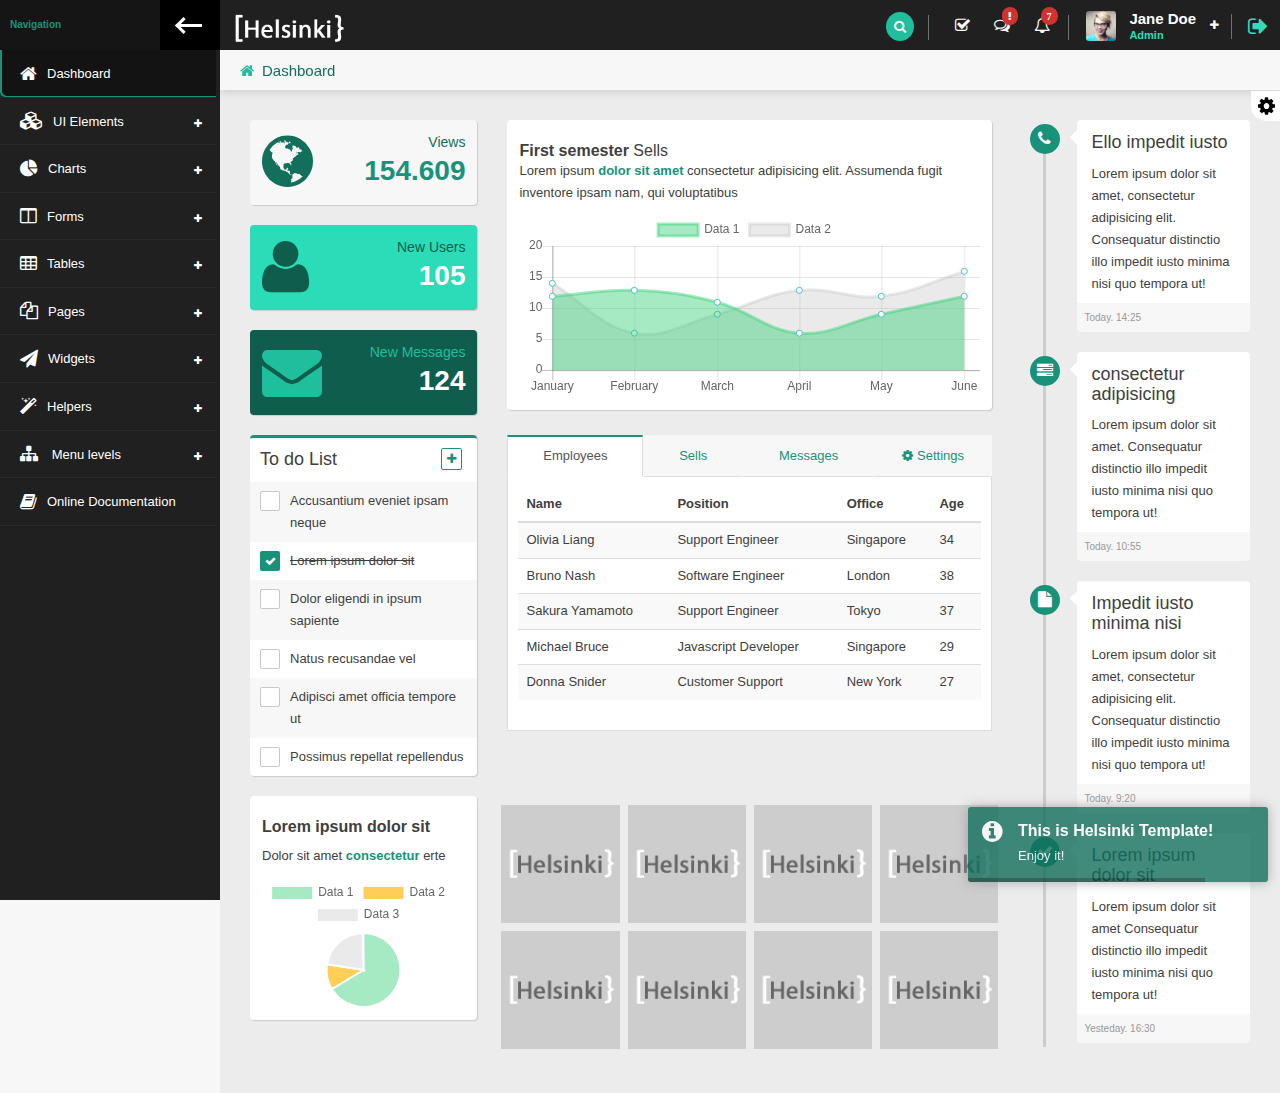
<file: library Management/assets/index.html>
<!doctype html>
<html lang="en" class="fixed left-sidebar-top">


<!-- Mirrored from myiideveloper.com/helsinki/last-version/helsinki_green-dark/src/index.html by HTTrack Website Copier/3.x [XR&CO'2014], Tue, 05 Mar 2019 13:03:33 GMT -->
<head>
    <meta charset="UTF-8">
    <meta name="viewport" content="width=device-width, initial-scale=1.0, maximum-scale=1.0, user-scalable=no" />
    <title>Helsinki</title>
    <link rel="apple-touch-icon" sizes="120x120" href="favicon/apple-icon-120x120.png">
    <link rel="icon" type="image/png" sizes="192x192" href="favicon/android-icon-192x192.png">
    <link rel="icon" type="image/png" sizes="32x32" href="favicon/favicon-32x32.png">
    <link rel="icon" type="image/png" sizes="16x16" href="favicon/favicon-16x16.png">
    <!--load progress bar-->
    <script src="vendor/pace/pace.min.js"></script>
    <link href="vendor/pace/pace-theme-minimal.css" rel="stylesheet" />

    <!--BASIC css-->
    <!-- ========================================================= -->
    <link rel="stylesheet" href="vendor/bootstrap/css/bootstrap.css">
    <link rel="stylesheet" href="vendor/font-awesome/css/font-awesome.css">
    <link rel="stylesheet" href="vendor/animate.css/animate.css">
    <!--SECTION css-->
    <!-- ========================================================= -->
    <!--Notification msj-->
    <link rel="stylesheet" href="vendor/toastr/toastr.min.css">
    <!--Magnific popup-->
    <link rel="stylesheet" href="vendor/magnific-popup/magnific-popup.css">
    <!--TEMPLATE css-->
    <!-- ========================================================= -->
    <link rel="stylesheet" href="stylesheets/css/style.css">


</head>

<body>
    <div class="wrap">
        <!-- page HEADER -->
        <!-- ========================================================= -->
        <div class="page-header">
            <!-- LEFTSIDE header -->
            <div class="leftside-header">
                <div class="logo">
                    <a href="index.html" class="on-click">
                        <img alt="logo" src="images/header-logo.png" />
                    </a>
                </div>
                <div id="menu-toggle" class="visible-xs toggle-left-sidebar" data-toggle-class="left-sidebar-open" data-target="html">
                    <i class="fa fa-bars" aria-label="Toggle sidebar"></i>
                </div>
            </div>
            <!-- RIGHTSIDE header -->
            <div class="rightside-header">
                <div class="header-middle"></div>
                <!--SEARCH HEADERBOX-->
                <div class="header-section" id="search-headerbox">
                    <input type="text" name="search" id="search" placeholder="Search...">
                    <i class="fa fa-search search" id="search-icon" aria-hidden="true"></i>
                    <div class="header-separator"></div>
                </div>
                <!--NOCITE HEADERBOX-->
                <div class="header-section hidden-xs" id="notice-headerbox">
                    <!--check list-->
                    <div class="notice" id="checklist-notice">
                        <i class="fa fa-check-square-o" aria-hidden="true"></i>
                        <div class="dropdown-box basic">
                            <div class="drop-header">
                                <h3><i class="fa fa-check-square-o" aria-hidden="true"></i> To-Do List</h3>
                            </div>
                            <div class="drop-content">
                                <div class="widget-list list-to-do">
                                    <ul>
                                        <li>
                                            <div class="checkbox-custom checkbox-primary">
                                                <input type="checkbox" id="check-s1" value="option1">
                                                <label class="check" for="check-s1">Accusantium eveniet ipsam neque</label>
                                            </div>
                                        </li>
                                        <li>
                                            <div class="checkbox-custom checkbox-primary">
                                                <input type="checkbox" id="check-s2" value="option1" checked>
                                                <label class="check" for="check-s2">Lorem ipsum dolor sit</label>
                                            </div>
                                        </li>
                                        <li>
                                            <div class="checkbox-custom checkbox-primary">
                                                <input type="checkbox" id="check-s3" value="option1">
                                                <label class="check" for="check-s3">Dolor eligendi in ipsum sapiente</label>
                                            </div>
                                        </li>
                                        <li>
                                            <div class="checkbox-custom checkbox-primary">
                                                <input type="checkbox" id="check-s4" value="option1">
                                                <label class="check" for="check-s4">Natus recusandae vel</label>
                                            </div>
                                        </li>
                                        <li>
                                            <div class="checkbox-custom checkbox-primary">
                                                <input type="checkbox" id="check-s5" value="option1">
                                                <label class="check" for="check-s5">Adipisci amet officia tempore ut</label>
                                            </div>
                                        </li>
                                    </ul>
                                </div>
                            </div>
                            <div class="drop-footer">
                                <a>See all Items</a>
                            </div>
                        </div>
                    </div>
                    <!--messages-->
                    <div class="notice" id="messages-notice">
                        <i class="fa fa-comments-o" aria-hidden="true"><span class="badge badge-xs badge-top-right x-danger"><i class="fa fa-exclamation"></i></span>
                        </i>
                        <div class="dropdown-box basic">
                            <div class="drop-header ">
                                <h3><i class="fa fa-comments" aria-hidden="true"></i> Messages</h3>
                                <span class="badge x-danger b-rounded">120</span>
                            </div>
                            <div class="drop-content">
                                <div class="widget-list list-left-element">
                                    <ul>
                                        <li>
                                            <a href="#">
                                                <div class="left-element"><img alt="profile photo" src="images/avatar/avatar_1.jpg" /></div>
                                                <div class="text">
                                                    <span class="title">John Doe</span>
                                                    <span class="subtitle">hello world</span>
                                                </div>
                                            </a>
                                        </li>
                                        <li>
                                            <a href="#">
                                                <div class="left-element"><img alt="profile photo" src="images/avatar/avatar_2.jpg" /></div>
                                                <div class="text">
                                                    <span class="title">Alice Smith</span>
                                                    <span class="subtitle">hello world</span>
                                                </div>
                                            </a>
                                        </li>
                                        <li>
                                            <a href="#">
                                                <div class="left-element"><img alt="profile photo" src="images/avatar/avatar_3.jpg" /></div>
                                                <div class="text">
                                                    <span class="title">Klaus Wolf</span>
                                                    <span class="subtitle">hello world</span>
                                                </div>
                                            </a>
                                        </li>
                                        <li>
                                            <a href="#">
                                                <div class="left-element"><img alt="profile photo" src="images/avatar/avatar_4.jpg" /></div>
                                                <div class="text">
                                                    <span class="title">Sun Li</span>
                                                    <span class="subtitle">hello world</span>
                                                </div>
                                            </a>
                                        </li>
                                        <li>
                                            <a href="#">
                                                <div class="left-element"><img alt="profile photo" src="images/avatar/avatar_5.jpg" /></div>
                                                <div class="text">
                                                    <span class="title">Sonia Valera</span>
                                                    <span class="subtitle">hello world</span>
                                                </div>
                                            </a>
                                        </li>
                                    </ul>
                                </div>
                            </div>
                            <div class="drop-footer">
                                <a>See all messages</a>
                            </div>
                        </div>
                    </div>
                    <!--alerts notices-->
                    <div class="notice" id="alerts-notice">
                        <i class="fa fa-bell-o" aria-hidden="true"><span class="badge badge-xs badge-top-right x-danger">7</span></i>

                        <div class="dropdown-box basic">
                            <div class="drop-header">
                                <h3><i class="fa fa-bell-o" aria-hidden="true"></i> Notifications</h3>
                                <span class="badge x-danger b-rounded">7</span>

                            </div>
                            <div class="drop-content">
                                <div class="widget-list list-left-element list-sm">
                                    <ul>
                                        <li>
                                            <a href="#">
                                                <div class="left-element"><i class="fa fa-warning color-warning"></i></div>
                                                <div class="text">
                                                    <span class="title">8 Bugs</span>
                                                    <span class="subtitle">reported today</span>
                                                </div>
                                            </a>
                                        </li>
                                        <li>
                                            <a href="#">
                                                <div class="left-element"><i class="fa fa-flag color-danger"></i></div>
                                                <div class="text">
                                                    <span class="title">Error</span>
                                                    <span class="subtitle">sevidor C down</span>
                                                </div>
                                            </a>
                                        </li>
                                        <li>
                                            <a href="#">
                                                <div class="left-element"><i class="fa fa-cog color-dark"></i></div>
                                                <div class="text">
                                                    <span class="title">New Configuration</span>
                                                    <span class="subtitle"></span>
                                                </div>
                                            </a>
                                        </li>
                                        <li>
                                            <a href="#">
                                                <div class="left-element"><i class="fa fa-tasks color-success"></i></div>
                                                <div class="text">
                                                    <span class="title">14 Task</span>
                                                    <span class="subtitle">completed</span>
                                                </div>
                                            </a>
                                        </li>
                                        <li>
                                            <a href="#">
                                                <div class="left-element"><i class="fa fa-envelope color-primary"></i></div>
                                                <div class="text">
                                                    <span class="title">21 Menssage</span>
                                                    <span class="subtitle"> (see more)</span>
                                                </div>
                                            </a>
                                        </li>
                                    </ul>
                                </div>
                            </div>
                            <div class="drop-footer">
                                <a>See all notifications</a> Basic
                            </div>
                        </div>
                    </div>
                    <div class="header-separator"></div>
                </div>
                <!--USER HEADERBOX -->
                <div class="header-section" id="user-headerbox">
                    <div class="user-header-wrap">
                        <div class="user-photo">
                            <img alt="profile photo" src="images/avatar/avatar_user.jpg" />
                        </div>
                        <div class="user-info">
                            <span class="user-name">Jane Doe</span>
                            <span class="user-profile">Admin</span>
                        </div>
                        <i class="fa fa-plus icon-open" aria-hidden="true"></i>
                        <i class="fa fa-minus icon-close" aria-hidden="true"></i>
                    </div>
                    <div class="user-options dropdown-box">
                        <div class="drop-content basic">
                            <ul>
                                <li> <a href="pages_user-profile.html"><i class="fa fa-user" aria-hidden="true"></i> Profile</a></li>
                                <li> <a href="pages_lock-screen.html"><i class="fa fa-lock" aria-hidden="true"></i> Lock Screen</a></li>
                                <li><a href="#"><i class="fa fa-cog" aria-hidden="true"></i> Configurations</a></li>
                            </ul>
                        </div>
                    </div>
                </div>
                <div class="header-separator"></div>
                <!--Log out -->
                <div class="header-section">
                    <a href="pages_sign-in.html" data-toggle="tooltip" data-placement="left" title="Logout"><i class="fa fa-sign-out log-out" aria-hidden="true"></i></a>
                </div>
            </div>
        </div>
        <!-- page BODY -->
        <!-- ========================================================= -->
        <div class="page-body">
            <!-- LEFT SIDEBAR -->
            <!-- ========================================================= -->
            <div class="left-sidebar">
                <!-- left sidebar HEADER -->
                <div class="left-sidebar-header">
                    <div class="left-sidebar-title">Navigation</div>
                    <div class="left-sidebar-toggle c-hamburger c-hamburger--htla hidden-xs" data-toggle-class="left-sidebar-collapsed" data-target="html">
                        <span></span>
                    </div>
                </div>
                <!-- NAVIGATION -->
                <!-- ========================================================= -->
                <div id="left-nav" class="nano">
                    <div class="nano-content">
                        <nav>
                            <ul class="nav nav-left-lines" id="main-nav">
                                <!--HOME-->
                                <li class="active-item"><a href="index.html"><i class="fa fa-home" aria-hidden="true"></i><span>Dashboard</span></a></li>
                                <!--UI ELEMENTENTS-->
                                <li class="has-child-item close-item">
                                    <a><i class="fa fa-cubes" aria-hidden="true"></i><span>UI Elements</span></a>
                                    <ul class="nav child-nav level-1">
                                        <li><a href="ui-elements_panels.html">Panels</a></li>
                                        <li><a href="ui-elements_accordions.html">Accordions</a></li>
                                        <li><a href="ui-elements_tabs.html">Tabs</a></li>
                                        <li><a href="ui-elements_buttons.html">Buttons</a></li>
                                        <li><a href="ui-elements_typography.html">Typography</a></li>
                                        <li><a href="ui-elements_alerts.html">Alerts</a></li>
                                        <li><a href="ui-elements_modals.html">Modals</a></li>
                                        <li><a href="ui-elements_lightbox.html">Lightbox</a></li>
                                        <li class="has-child-item close-item">
                                            <a>Notifications</a>
                                            <ul class="nav child-nav level-2 ">
                                                <li><a href="ui-elements_notifications-pnotify.html">PNotify</a></li>
                                                <li><a href="ui-elements_notifications-toastr.html">Toastr</a></li>
                                            </ul>
                                        </li>
                                        <li><a href="ui-elements_animations-appear.html">Animations</a></li>
                                        <li><a href="ui-elements_badges-tags.html">Badge & Tags</a></li>
                                    </ul>
                                </li>
                                <!--CHARTS-->
                                <li class="has-child-item close-item">
                                    <a><i class="fa fa-pie-chart" aria-hidden="true"></i><span>Charts</span> </a>
                                    <ul class="nav child-nav level-1">
                                        <li><a href="charts_chart-js.html">CharJS</a></li>
                                        <li><a href="charts_morris.html">Morris</a></li>
                                        <li><a href="charts_peity.html">Peity</a></li>basic
                                    </ul>
                                </li>
                                <!--FORMS-->
                                <li class="has-child-item close-item">
                                    <a><i class="fa fa-columns" aria-hidden="true"></i><span>Forms </span></a>
                                    <ul class="nav child-nav level-1">
                                        <li><a href="forms_layouts.html">Layouts</a></li>
                                        <li><a href="forms_elements.html">Elements</a></li>
                                        <li><a href="forms_advanced.html">Advanced</a></li>
                                        <li><a href="forms_validation.html">Validation</a></li>
                                        <li><a href="forms_wizard.html">Wizard</a></li>
                                    </ul>
                                </li>
                                <!--TABLES-->
                                <li class="has-child-item close-item">
                                    <a><i class="fa fa-table" aria-hidden="true"></i><span>Tables</span></a>
                                    <ul class="nav child-nav level-1">
                                        <li><a href="tables_basic.html">Basic</a></li>
                                        <li><a href="tables_data-tables.html">DataTable</a></li>
                                        <li><a href="tables_responsive.html">Responsive</a></li>
                                    </ul>
                                </li>
                                <!--PAGES-->
                                <li class="has-child-item close-item">
                                    <a><i class="fa fa-files-o" aria-hidden="true"></i><span>Pages</span></a>
                                    <ul class="nav child-nav level-1">
                                        <li><a href="pages_sign-in.html">Sign in</a></li>
                                        <li><a href="pages_register.html">Register</a></li>
                                        <li><a href="pages_lock-screen.html">Lock screen</a></li>
                                        <li><a href="pages_forgot-password.html">Forgot password</a></li>
                                        <li class="has-child-item close-item">
                                            <a>Error pages</a>
                                            <ul class="nav child-nav level-2 ">
                                                <li><a href="pages_error-404-content.html">Error 404 content</a></li>
                                                <li><a href="pages_error-404.html">Error 404 page</a></li>
                                                <li><a href="pages_error-500.html">Error 500</a></li>
                                            </ul>
                                        </li>
                                        <li><a href="pages_faq.html">FAQ</a></li>
                                        <li><a href="pages_user-profile.html">User profile</a></li>
                                        <li class="has-child-item close-item">
                                            <a>Search results<span></a>
                                            <ul class="nav child-nav level-2 ">
                                                <li><a href="pages_search-results-list.html">List style</a></li>
                                                <li><a href="pages_search-results-grid.html">Grid Style</a></li>
                                            </ul>
                                        </li>
                                        <li class="has-child-item close-item">
                                            <a>Projects<span></a>
                                            <ul class="nav child-nav level-2 ">
                                                <li><a href="pages_project-list.html">List</a></li>
                                                <li><a href="pages_project-detail.html">Detail</a></li>
                                            </ul>
                                        </li>

                                    </ul>
                                </li>
                                <!--WIDGETS-->
                                <li class="has-child-item close-item">
                                    <a><i class="fa fa-paper-plane" aria-hidden="true"></i><span>Widgets</span></a>
                                    <ul class="nav child-nav level-1">
                                        <li><a href="widgets_boxes.html">Boxes</a></li>
                                        <li><a href="widgets_lists.html">Lists</a></li>
                                        <li><a href="widgets_posts.html">Posts</a></li>
                                        <li><a href="widgets_timelines.html">Timelines</a></li>
                                    </ul>
                                </li>
                                <!--HELPERS-->
                                <li class="has-child-item close-item">
                                    <a><i class="fa fa-magic" aria-hidden="true"></i><span>Helpers</span></a>
                                    <ul class="nav child-nav level-1">
                                        <li><a href="helpers_background-border.html">Background & Border</a></li>
                                        <li><a href="helpers_margin-padding.html">Margin & Padding</a></li>
                                    </ul>
                                </li>
                                <!--MENU LEVELS-->
                                <li class=" has-child-item close-item">
                                    <a>
                                        <i class="fa fa-sitemap" aria-hidden="true"></i>
                                        <span>Menu levels</span>
                                    </a>
                                    <ul class="nav child-nav level-1">
                                        <li><a>First Item</a></li>
                                        <li class="has-child-item close-item">
                                            <a>Second Item</a>
                                            <ul class="nav child-nav level-2 ">
                                                <li><a href="#">Option 1</a></li>
                                                <li><a href="#">Option 2</a></li>
                                                <li class="has-child-item close-item">
                                                    <a>Option 3</a>
                                                    <ul class="nav child-nav level-3 ">
                                                        <li><a href="#">Item 1</a></li>
                                                        <li><a href="#">Item 2</a></li>
                                                        <li><a href="#">Item 3</a></li>
                                                    </ul>
                                                </li>
                                            </ul>
                                        </li>
                                        <li><a>Third Item</a></li>
                                        <li class="has-child-item close-item">
                                            <a>Fourth Item</a>
                                            <ul class="nav child-nav level-2 ">
                                                <li><a href="#">Option 1</a></li>
                                                <li><a href="#">Option 2</a></li>
                                                <li class="has-child-item close-item">
                                                    <a>Option 3</a>
                                                    <ul class="nav child-nav level-3 ">
                                                        <li><a href="#">Item 1</a></li>
                                                        <li><a href="#">Item 2</a></li>
                                                        <li><a href="#">Item 3</a></li>
                                                    </ul>
                                                </li>
                                            </ul>
                                        </li>
                                    </ul>
                                </li>

                                <!--DOCUMENTATION-->
                                <li><a target="_blank" href="http://myiideveloper.com/helsinki/last-version/documentation/index.html"><i class="fa fa-book" aria-hidden="true"></i><span>Online Documentation</span></a></li>

                            </ul>
                        </nav>
                    </div>
                </div>
            </div>
            <!-- CONTENT -->
            <!-- ========================================================= -->
            <div class="content">
                <!-- content HEADER -->
                <!-- ========================================================= -->
                <div class="content-header">
                    <!-- leftside content header -->
                    <div class="leftside-content-header">
                        <ul class="breadcrumbs">
                            <li><i class="fa fa-home" aria-hidden="true"></i><a href="#">Dashboard</a></li>
                        </ul>
                    </div>
                </div>
                <!-- =-=-=-=-=-=-=-=-=-=-=-=-=-=-=-=-=-=-=-=-=-=-=-=-=-=-=-=-=-=-=-=-=-=-=-=-=-=-=-=-=-=-=-=-=-=-=-=-=-=-= -->
                <div class="row animated fadeInUp">
                    <div class="col-sm-12 col-lg-9">
                        <div class="row">
                            <!-- =-=-=-=-=-=-=-=-=-=-=-=-=-=-=-=-=-=-=-=-=-=-=-=-=-=-=-=-=-=-=-=-=-=-=-=-=-=-=-=-=-=-=-=-=-=-=-=-=-=-= -->
                            <!--WIDGETBOX-->
                            <div class="col-sm-12 col-md-4">
                                <div class="panel widgetbox wbox-2 bg-scale-0">
                                    <a href="#">
                                        <div class="panel-content">
                                            <div class="row">
                                                <div class="col-xs-4">
                                                    <span class="icon fa fa-globe color-darker-1"></span>
                                                </div>
                                                <div class="col-xs-8">
                                                    <h4 class="subtitle color-darker-1">Views</h4>
                                                    <h1 class="title color-primary"> 154.609</h1>
                                                </div>
                                            </div>
                                        </div>
                                    </a>
                                </div>
                                <div class="panel widgetbox wbox-2 bg-lighter-2 color-light">
                                    <a href="#">
                                        <div class="panel-content">
                                            <div class="row">
                                                <div class="col-xs-4">
                                                    <span class="icon fa fa-user color-darker-2"></span>
                                                </div>
                                                <div class="col-xs-8">
                                                    <h4 class="subtitle color-darker-2">New Users</h4>
                                                    <h1 class="title color-w"> 105</h1>
                                                </div>
                                            </div>
                                        </div>
                                    </a>
                                </div>
                                <div class="panel widgetbox wbox-2 bg-darker-2 color-light">
                                    <a href="#">
                                        <div class="panel-content">
                                            <div class="row">
                                                <div class="col-xs-4">
                                                    <span class="icon fa fa-envelope color-lighter-1"></span>
                                                </div>
                                                <div class="col-xs-8">
                                                    <h4 class="subtitle color-lighter-1">New Messages</h4>
                                                    <h1 class="title color-light"> 124</h1>
                                                </div>
                                            </div>
                                        </div>
                                    </a>
                                </div>
                            </div>
                            <!-- =-=-=-=-=-=-=-=-=-=-=-=-=-=-=-=-=-=-=-=-=-=-=-=-=-=-=-=-=-=-=-=-=-=-=-=-=-=-=-=-=-=-=-=-=-=-=-=-=-=-= -->
                            <!--AREA CHART-->
                            <div class="col-sm-12 col-md-8">
                                <div class="panel">
                                    <div class="panel-content">
                                        <h5><b>First semester</b> Sells</h5>
                                        <p class="section-text">Lorem ipsum <span class="highlight">dolor sit amet</span> consectetur adipisicing elit. Assumenda fugit inventore ipsam nam, qui voluptatibus</p>
                                        <canvas id="area-chart" width="400" height="160"></canvas>
                                    </div>
                                </div>
                            </div>
                        </div>
                        <div class="row">
                            <!-- =-=-=-=-=-=-=-=-=-=-=-=-=-=-=-=-=-=-=-=-=-=-=-=-=-=-=-=-=-=-=-=-=-=-=-=-=-=-=-=-=-=-=-=-=-=-=-=-=-=-= -->
                            <!--TO DO LIST-->
                            <div class="col-sm-12 col-md-4">
                                <div class="panel b-primary bt-md">
                                    <div class="panel-content p-none">
                                        <div class="widget-list list-to-do">
                                            <h4 class="list-title">To do List</h4>
                                            <button class="add-item btn btn-o btn-primary btn-xs"><i class="fa fa-plus"></i></button>
                                            <ul>
                                                <li>
                                                    <div class="checkbox-custom checkbox-primary">
                                                        <input type="checkbox" id="check-h1" value="option1">
                                                        <label class="check" for="check-h1">Accusantium eveniet ipsam neque</label>
                                                    </div>
                                                </li>
                                                <li>
                                                    <div class="checkbox-custom checkbox-primary">
                                                        <input type="checkbox" id="check-h2" value="option1" checked>
                                                        <label class="check" for="check-h2">Lorem ipsum dolor sit</label>
                                                    </div>
                                                </li>
                                                <li>
                                                    <div class="checkbox-custom checkbox-primary">
                                                        <input type="checkbox" id="check-h3" value="option1">
                                                        <label class="check" for="check-h3">Dolor eligendi in ipsum sapiente</label>
                                                    </div>
                                                </li>
                                                <li>
                                                    <div class="checkbox-custom checkbox-primary">
                                                        <input type="checkbox" id="check-h4" value="option1">
                                                        <label class="check" for="check-h4">Natus recusandae vel</label>
                                                    </div>
                                                </li>
                                                <li>
                                                    <div class="checkbox-custom checkbox-primary">
                                                        <input type="checkbox" id="check-h5" value="option1">
                                                        <label class="check" for="check-h5">Adipisci amet officia tempore ut</label>
                                                    </div>
                                                </li>
                                                <li>
                                                    <div class="checkbox-custom checkbox-primary">
                                                        <input type="checkbox" id="check-h6" value="option1">
                                                        <label class="check" for="check-h6">Possimus repellat repellendus</label>
                                                    </div>
                                                </li>
                                            </ul>
                                        </div>
                                    </div>
                                </div>
                            </div>
                            <!-- =-=-=-=-=-=-=-=-=-=-=-=-=-=-=-=-=-=-=-=-=-=-=-=-=-=-=-=-=-=-=-=-=-=-=-=-=-=-=-=-=-=-=-=-=-=-=-=-=-=-= -->
                            <!--TABS WITH TABLET-->
                            <div class="col-sm-12 col-md-8">
                                <div class="tabs mt-none">
                                    <!-- Tabs Header -->
                                    <ul class="nav nav-tabs nav-justified">
                                        <li class="active"><a href="#home" data-toggle="tab">Employees</a></li>
                                        <li><a href="#profile" data-toggle="tab">Sells</a></li>
                                        <li><a href="#messages" data-toggle="tab">Messages</a></li>
                                        <li><a href="#settings" data-toggle="tab"><i class="fa fa-cog" aria-hidden="true"></i> Settings</a></li>
                                    </ul>
                                    <!-- Tabs Content -->
                                    <div class="tab-content">
                                        <div class="tab-pane fade in active" id="home">
                                            <div class="table-responsive">
                                                <table class="table table-striped table-hover">
                                                    <thead>
                                                        <tr>
                                                            <th>Name</th>
                                                            <th>Position</th>
                                                            <th>Office</th>
                                                            <th>Age</th>
                                                        </tr>
                                                    </thead>
                                                    <tbody>
                                                        <tr>
                                                            <td>Olivia Liang</td>
                                                            <td>Support Engineer</td>
                                                            <td>Singapore</td>
                                                            <td>34</td>
                                                        </tr>
                                                        <tr>
                                                            <td>Bruno Nash</td>
                                                            <td>Software Engineer</td>
                                                            <td>London</td>
                                                            <td>38</td>
                                                        </tr>
                                                        <tr>
                                                            <td>Sakura Yamamoto</td>
                                                            <td>Support Engineer</td>
                                                            <td>Tokyo</td>
                                                            <td>37</td>
                                                        </tr>
                                                        <tr>
                                                            <td>Michael Bruce</td>
                                                            <td>Javascript Developer</td>
                                                            <td>Singapore</td>
                                                            <td>29</td>
                                                        </tr>
                                                        <tr>
                                                            <td>Donna Snider</td>
                                                            <td>Customer Support</td>
                                                            <td>New York</td>
                                                            <td>27</td>
                                                        </tr>
                                                    </tbody>
                                                </table>
                                            </div>
                                        </div>
                                        <div class="tab-pane fade" id="profile">
                                            <p><b>Profile</b> content</p>
                                            <p>Lorem ipsum dolor sit amet, consectetur adipiscing elit. Maecenas vitae tellus tincidunt, mattis odio eu, accumsan quam. Duis ultricies, erat nec suscipit mattis, risus est efficitur enim, sed finibus lacus
                                                nisi et mauris. Ut sed accumsan ipsum. Aliquam vel nibh et turpis euismod porttitor. In diam odio, cursus eget faucibus quis, efficitur id erat. Aliquam euismod in justo sit amet ornare. Quisque eu fringilla
                                                libero. Donec iaculis sit amet nibh non laoreet.
                                            </p>
                                        </div>
                                        <div class="tab-pane fade" id="messages">
                                            <p><b>Message</b> content</p>
                                            <p>Lorem ipsum dolor sit amet, consectetur adipiscing elit. Maecenas vitae tellus tincidunt, mattis odio eu, accumsan quam. Duis ultricies, erat nec suscipit mattis, risus est efficitur enim, sed finibus lacus
                                                nisi et mauris. Ut sed accumsan ipsum. Aliquam vel nibh et turpis euismod porttitor. In diam odio, cursus eget faucibus quis, efficitur id erat. Aliquam euismod in justo sit amet ornare. Quisque eu fringilla
                                                libero. Donec iaculis sit amet nibh non laoreet.
                                            </p>
                                        </div>
                                        <div class="tab-pane fade" id="settings">
                                            <p><b>Settings</b> content</p>
                                            <p>Lorem ipsum dolor sit amet, consectetur adipiscing elit. Maecenas vitae tellus tincidunt, mattis odio eu, accumsan quam. Duis ultricies, erat nec suscipit mattis, risus est efficitur enim, sed finibus lacus
                                                nisi et mauris. Ut sed accumsan ipsum. Aliquam vel nibh et turpis euismod porttitor. In diam odio, cursus eget faucibus quis, efficitur id erat. Aliquam euismod in justo sit amet ornare. Quisque eu fringilla
                                                libero. Donec iaculis sit amet nibh non laoreet.
                                            </p>
                                        </div>
                                    </div>
                                </div>
                            </div>
                        </div>
                        <div class="row">
                            <!-- =-=-=-=-=-=-=-=-=-=-=-=-=-=-=-=-=-=-=-=-=-=-=-=-=-=-=-=-=-=-=-=-=-=-=-=-=-=-=-=-=-=-=-=-=-=-=-=-=-=-= -->
                            <!--PIE CHART-->
                            <div class="col-sm-12 col-md-4">
                                <div class="panel">
                                    <div class="panel-content">
                                        <h5><b>Lorem ipsum dolor sit</b></h5>
                                        <p>Dolor sit amet <span class="highlight">consectetur</span> erte</p>
                                        <canvas id="pie-chart" width="400" height="260"></canvas>
                                    </div>
                                </div>
                            </div>
                            <!-- =-=-=-=-=-=-=-=-=-=-=-=-=-=-=-=-=-=-=-=-=-=-=-=-=-=-=-=-=-=-=-=-=-=-=-=-=-=-=-=-=-=-=-=-=-=-=-=-=-=-= -->
                            <!--GALLERY-->
                            <div class="col-sm-12 col-md-8">
                                <div class=" gallery-wrap">
                                    <div class="row">
                                        <div class="col-xs-6 col-md-3">
                                            <a href="images/helsinki-lg.jpg" title="By John Doe">
                                                <img alt="first photo" src="images/helsinki.jpg" class="img-responsive">
                                            </a>
                                        </div>
                                        <div class="col-xs-6 col-md-3">
                                            <a href="images/helsinki-lg.jpg" title="By John Doe">
                                                <img alt="second photo" src="images/helsinki.jpg" class="img-responsive">
                                            </a>
                                        </div>
                                        <div class="col-xs-6 col-md-3">
                                            <a href="images/helsinki-lg.jpg" title="By John Doe">
                                                <img alt="third photo" src="images/helsinki.jpg" class="img-responsive">
                                            </a>
                                        </div>
                                        <div class="col-xs-6 col-md-3">
                                            <a href="images/helsinki-lg.jpg" title="By John Doe">
                                                <img alt="fourth photo" src="images/helsinki.jpg" class="img-responsive">
                                            </a>
                                        </div>
                                        <div class="col-xs-6 col-md-3">
                                            <a href="images/helsinki-lg.jpg" title="By John Doe">
                                                <img alt="fifth photo" src="images/helsinki.jpg" class="img-responsive">
                                            </a>
                                        </div>
                                        <div class="col-xs-6 col-md-3">
                                            <a href="images/helsinki-lg.jpg" title="By John Doe">
                                                <img alt="sixth photo" src="images/helsinki.jpg" class="img-responsive">
                                            </a>
                                        </div>
                                        <div class="col-xs-6 col-md-3">
                                            <a href="images/helsinki-lg.jpg" title="By John Doe">
                                                <img alt="seventh photo" src="images/helsinki.jpg" class="img-responsive">
                                            </a>
                                        </div>
                                        <div class="col-xs-6 col-md-3">
                                            <a href="images/helsinki-lg.jpg" title="By John Doe">
                                                <img alt="eighth photo" src="images/helsinki.jpg" class="img-responsive">
                                            </a>
                                        </div>
                                    </div>
                                </div>
                            </div>
                        </div>
                    </div>
                    <!-- =-=-=-=-=-=-=-=-=-=-=-=-=-=-=-=-=-=-=-=-=-=-=-=-=-=-=-=-=-=-=-=-=-=-=-=-=-=-=-=-=-=-=-=-=-=-=-=-=-=-= -->
                    <!--TIMELINE left-->
                    <div class="col-sm-12 col-lg-3">
                        <div class="timeline">
                            <div class="timeline-box">
                                <div class="timeline-icon bg-primary">
                                    <i class="fa fa-phone"></i>
                                </div>
                                <div class="timeline-content">
                                    <h4 class="tl-title">Ello impedit iusto</h4> Lorem ipsum dolor sit amet, consectetur adipisicing elit. Consequatur distinctio illo impedit iusto minima nisi quo tempora ut!
                                </div>
                                <div class="timeline-footer">
                                    <span>Today. 14:25</span>
                                </div>
                            </div>
                            <div class="timeline-box">
                                <div class="timeline-icon bg-primary">
                                    <i class="fa fa-tasks"></i>
                                </div>
                                <div class="timeline-content">
                                    <h4 class="tl-title">consectetur adipisicing </h4> Lorem ipsum dolor sit amet. Consequatur distinctio illo impedit iusto minima nisi quo tempora ut!
                                </div>
                                <div class="timeline-footer">
                                    <span>Today. 10:55</span>
                                </div>
                            </div>
                            <div class="timeline-box">
                                <div class="timeline-icon bg-primary">
                                    <i class="fa fa-file"></i>
                                </div>
                                <div class="timeline-content">
                                    <h4 class="tl-title">Impedit iusto minima nisi</h4> Lorem ipsum dolor sit amet, consectetur adipisicing elit. Consequatur distinctio illo impedit iusto minima nisi quo tempora ut!
                                </div>
                                <div class="timeline-footer">
                                    <span>Today. 9:20</span>
                                </div>
                            </div>
                            <div class="timeline-box">
                                <div class="timeline-icon bg-primary">
                                    <i class="fa fa-check"></i>
                                </div>
                                <div class="timeline-content">
                                    <h4 class="tl-title">Lorem ipsum dolor sit</h4> Lorem ipsum dolor sit amet Consequatur distinctio illo impedit iusto minima nisi quo tempora ut!
                                </div>
                                <div class="timeline-footer">
                                    <span>Yesteday. 16:30</span>
                                </div>
                            </div>
                        </div>
                    </div>
                </div>
                <!-- =-=-=-=-=-=-=-=-=-=-=-=-=-=-=-=-=-=-=-=-=-=-=-=-=-=-=-=-=-=-=-=-=-=-=-=-=-=-=-=-=-=-=-=-=-=-=-=-=-=-= -->
            </div>
            <!-- RIGHT SIDEBAR -->
            <!-- ========================================================= -->
            <div class="right-sidebar">
                <div class="right-sidebar-toggle" data-toggle-class="right-sidebar-opened" data-target="html">
                    <i class="fa fa-cog fa-spin" aria-hidden="true"></i>
                </div>
                <div id="right-nav" class="nano">
                    <div class="nano-content">
                        <div class="template-settings">
                            <h4 class="text-center">Template Settings</h4>
                            <ul class="toggle-settings pv-xlg">
                                <li>
                                    <h6 class="text">Header fixed</h6>
                                    <label class="switch">
                                        <input id="header-fixed" type="checkbox" checked>
                                        <span class="slider round"></span>
                                    </label>
                                </li>
                                <li>
                                    <h6 class="text">Content header fixed</h6>
                                    <label class="switch">
                                        <input id="content-header-fixed" type="checkbox" checked>
                                        <span class="slider round"></span>
                                    </label>
                                </li>
                                <li>
                                    <h6 class="text">Left sidebar collapsed</h6>
                                    <label class="switch">
                                        <input id="left-sidebar-collapsed" type="checkbox">
                                        <span class="slider round"></span>
                                    </label>
                                </li>
                                <li>
                                    <h6 class="text">Left sidebar Top</h6>
                                    <label class="switch">
                                        <input id="left-sidebar-top" type="checkbox" checked>
                                        <span class="slider round"></span>
                                    </label>
                                </li>
                                <li>
                                    <h6 class="text">Left sidebar fixed</h6>
                                    <label class="switch">
                                        <input id="left-sidebar-fixed" type="checkbox" checked>
                                        <span class="slider round"></span>
                                    </label>
                                </li>
                                <li>
                                    <h6 class="text">Left sidebar over</h6>
                                    <label class="switch">
                                        <input id="left-sidebar-over" type="checkbox">
                                        <span class="slider round"></span>
                                    </label>
                                </li>
                                <li>
                                    <h6 class="text">Left sidebar nav left-lines</h6>
                                    <label class="switch">
                                        <input id="left-sidebar-left-lines" type="checkbox" checked>
                                        <span class="slider round"></span>
                                    </label>
                                </li>
                            </ul>
                            <h4 class="text-center">Template Colors</h4>

                            <div class="row toggle-colors">
                                <div class="col-xs-6">
                                    <a href="index.html" class="on-click"> <img alt="Helsinki-green" src="images/theme/dark_green.png" /></a>
                                </div>
                                <div class="col-xs-6">
                                    <a href="http://myiideveloper.com/helsinki/last-version/helsinki_green-light/src/index.html" class="on-click"> <img alt="Helsinki-green" src="images/theme/white_green.png" /></a>
                                </div>
                            </div>
                            <div class="row toggle-colors">
                                <div class="col-xs-6">
                                    <a href="http://myiideveloper.com/helsinki/last-version/helsinki_dark/src/index.html" class="on-click"> <img alt="Helsinki-green" src="images/theme/dark_white.png" /></a>
                                </div>
                                <div class="col-xs-6">
                                    <a href="http://myiideveloper.com/helsinki/last-version/helsinki_light/src/index.html" class="on-click"> <img alt="Helsinki-green" src="images/theme/white_dark.png" /></a>
                                </div>
                            </div>
                            <div class="row toggle-colors">
                                <div class="col-xs-6">
                                    <a href="http://myiideveloper.com/helsinki/last-version/helsinki_blue-dark/src/index.html" class="on-click"> <img alt="Helsinki-green" src="images/theme/dark_blue.png" /></a>
                                </div>
                                <div class="col-xs-6">
                                    <a href="http://myiideveloper.com/helsinki/last-version/helsinki_blue-light/src/index.html" class="on-click"> <img alt="Helsinki-green" src="images/theme/white_blue.png" /></a>
                                </div>
                            </div>
                            <div class="row mt-lg">
                                <div class="col-sm-12 text-center">
                                    <a  target="_blank" href="http://myiideveloper.com/helsinki/last-version/documentation/index.html"><h5> <i class="fa fa-book mr-sm"></i>Online Documentation</h5></a>
                                </div>
                            </div>
                        </div>
                    </div>
                </div>
            </div>
            <!--scroll to top-->
            <a href="#" class="scroll-to-top"><i class="fa fa-angle-double-up"></i></a>
        </div>
    </div>
    <!--BASIC scripts-->
    <!-- ========================================================= -->
    <script src="vendor/jquery/jquery-1.12.3.min.js"></script>
    <script src="vendor/bootstrap/js/bootstrap.min.js"></script>
    <script src="vendor/nano-scroller/nano-scroller.js"></script>
    <!--TEMPLATE scripts-->
    <!-- ========================================================= -->
    <script src="javascripts/template-script.min.js"></script>
    <script src="javascripts/template-init.min.js"></script>
    <!-- SECTION script and examples-->
    <!-- ========================================================= -->
    <!--Notification msj-->
    <script src="vendor/toastr/toastr.min.js"></script>
    <!--morris chart-->
    <script src="vendor/chart-js/chart.min.js"></script>
    <!--Gallery with Magnific popup-->
    <script src="vendor/magnific-popup/jquery.magnific-popup.min.js"></script>
    <!--Examples-->
    <script src="javascripts/examples/dashboard.js"></script>
</body>


<!-- Mirrored from myiideveloper.com/helsinki/last-version/helsinki_green-dark/src/index.html by HTTrack Website Copier/3.x [XR&CO'2014], Tue, 05 Mar 2019 13:05:07 GMT -->
</html>
</file>
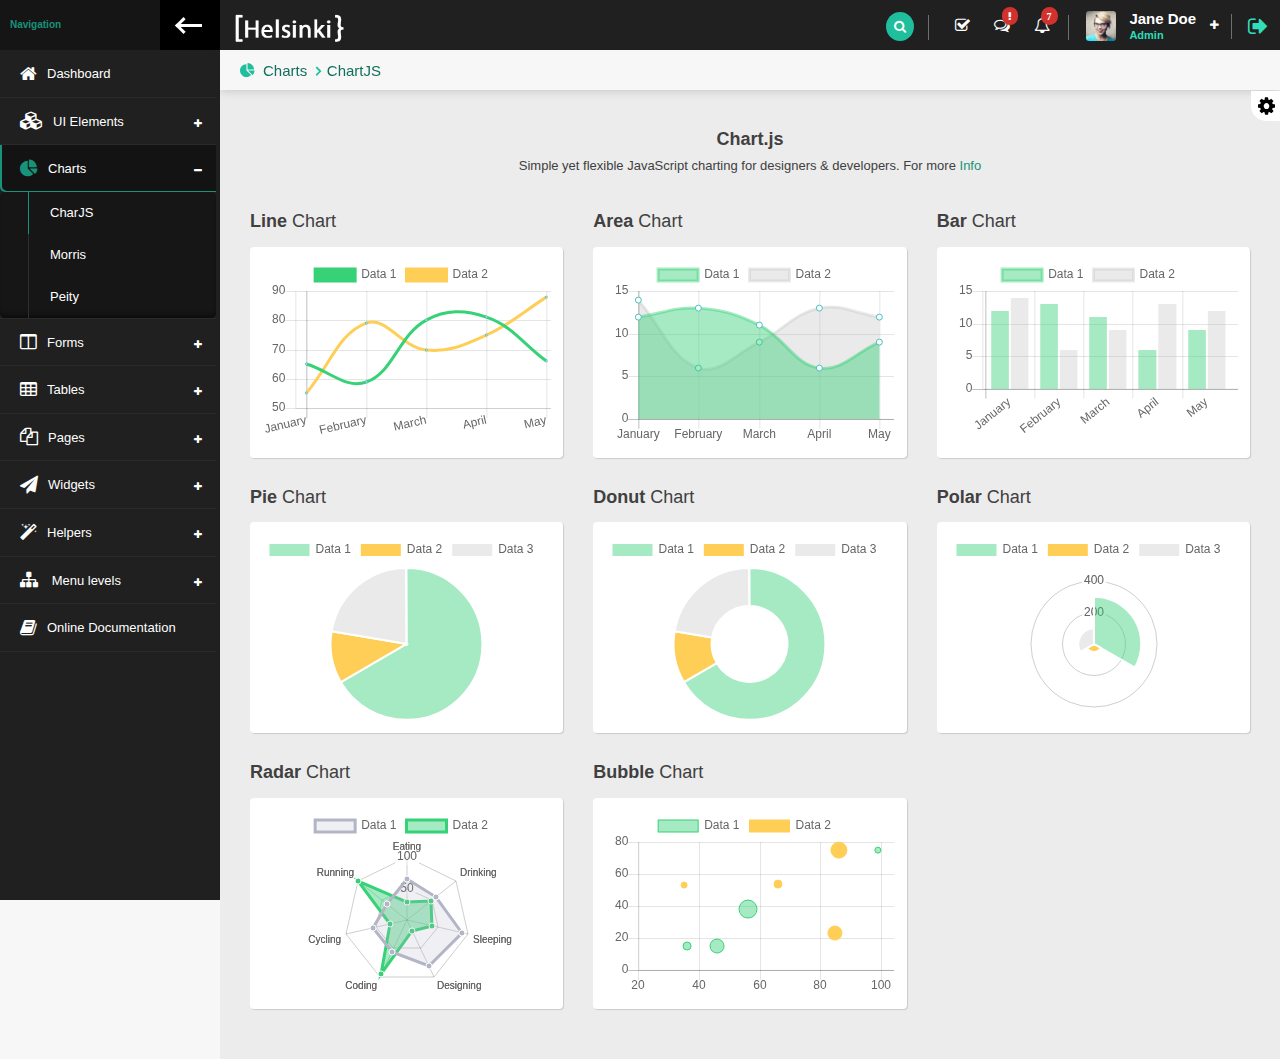
<file: library Management/assets/charts_chart-js.html>
<!doctype html>
<html lang="en" class="fixed left-sidebar-top">


<!-- Mirrored from myiideveloper.com/helsinki/last-version/helsinki_green-dark/src/charts_chart-js.html by HTTrack Website Copier/3.x [XR&CO'2014], Tue, 05 Mar 2019 13:05:48 GMT -->
<head>
    <meta charset="UTF-8">
    <meta name="viewport" content="width=device-width, initial-scale=1.0, maximum-scale=1.0, user-scalable=no" />
    <title>Helsinki</title>
    <link rel="apple-touch-icon" sizes="120x120" href="favicon/apple-icon-120x120.png">
    <link rel="icon" type="image/png" sizes="192x192" href="favicon/android-icon-192x192.png">
    <link rel="icon" type="image/png" sizes="32x32" href="favicon/favicon-32x32.png">
    <link rel="icon" type="image/png" sizes="16x16" href="favicon/favicon-16x16.png">
    <!--load progress bar-->
    <script src="vendor/pace/pace.min.js"></script>
    <link href="vendor/pace/pace-theme-minimal.css" rel="stylesheet" />
    <!--BASIC css-->
    <!-- ========================================================= -->
    <link rel="stylesheet" href="vendor/bootstrap/css/bootstrap.css">
    <link rel="stylesheet" href="vendor/font-awesome/css/font-awesome.css">
    <link rel="stylesheet" href="vendor/animate.css/animate.css">
    <!--SECTION css-->
    <!-- ========================================================= -->
    <!--TEMPLATE css-->
    <!-- ========================================================= -->
    <link rel="stylesheet" href="stylesheets/css/style.css">
</head>

<body>
<div class="wrap">
    <!-- page HEADER -->
    <!-- ========================================================= -->
    <div class="page-header">
        <!-- LEFTSIDE header -->
        <div class="leftside-header">
            <div class="logo">
                <a href="index.html" class="on-click">
                    <img alt="logo" src="images/header-logo.png" />
                </a>
            </div>
            <div id="menu-toggle" class="visible-xs toggle-left-sidebar" data-toggle-class="left-sidebar-open" data-target="html">
                <i class="fa fa-bars" aria-label="Toggle sidebar"></i>
            </div>
        </div>
        <!-- RIGHTSIDE header -->
        <div class="rightside-header">
            <div class="header-middle"></div>
            <!--SEARCH HEADERBOX-->
            <div class="header-section" id="search-headerbox">
                <input type="text" name="search" id="search" placeholder="Search...">
                <i class="fa fa-search search" id="search-icon" aria-hidden="true"></i>
                <div class="header-separator"></div>
            </div>
            <!--NOCITE HEADERBOX-->
            <div class="header-section hidden-xs" id="notice-headerbox">
                <!--check list-->
                <div class="notice" id="checklist-notice">
                    <i class="fa fa-check-square-o" aria-hidden="true"></i>
                    <div class="dropdown-box basic">
                        <div class="drop-header">
                            <h3><i class="fa fa-check-square-o" aria-hidden="true"></i> To-Do List</h3>
                        </div>
                        <div class="drop-content">
                            <div class="widget-list list-to-do">
                                <ul>
                                    <li>
                                        <div class="checkbox-custom checkbox-primary">
                                            <input type="checkbox" id="check-s1" value="option1">
                                            <label class="check" for="check-s1">Accusantium eveniet ipsam neque</label>
                                        </div>
                                    </li>
                                    <li>
                                        <div class="checkbox-custom checkbox-primary">
                                            <input type="checkbox" id="check-s2" value="option1" checked>
                                            <label class="check" for="check-s2">Lorem ipsum dolor sit</label>
                                        </div>
                                    </li>
                                    <li>
                                        <div class="checkbox-custom checkbox-primary">
                                            <input type="checkbox" id="check-s3" value="option1">
                                            <label class="check" for="check-s3">Dolor eligendi in ipsum sapiente</label>
                                        </div>
                                    </li>
                                    <li>
                                        <div class="checkbox-custom checkbox-primary">
                                            <input type="checkbox" id="check-s4" value="option1">
                                            <label class="check" for="check-s4">Natus recusandae vel</label>
                                        </div>
                                    </li>
                                    <li>
                                        <div class="checkbox-custom checkbox-primary">
                                            <input type="checkbox" id="check-s5" value="option1">
                                            <label class="check" for="check-s5">Adipisci amet officia tempore ut</label>
                                        </div>
                                    </li>
                                </ul>
                            </div>
                        </div>
                        <div class="drop-footer">
                            <a>See all Items</a>
                        </div>
                    </div>
                </div>
                <!--messages-->
                    <div class="notice" id="messages-notice">
                        <i class="fa fa-comments-o" aria-hidden="true"><span class="badge badge-xs badge-top-right x-danger"><i class="fa fa-exclamation"></i></span>
                        </i>
                        <div class="dropdown-box basic">
                            <div class="drop-header ">
                                <h3><i class="fa fa-comments" aria-hidden="true"></i> Messages</h3>
                                <span class="badge x-danger b-rounded">120</span>
                            </div>
                            <div class="drop-content">
                                <div class="widget-list list-left-element">
                                    <ul>
                                        <li>
                                            <a href="#">
                                                <div class="left-element"><img alt="profile photo" src="images/avatar/avatar_1.jpg" /></div>
                                                <div class="text">
                                                    <span class="title">John Doe</span>
                                                    <span class="subtitle">hello world</span>
                                                </div>
                                            </a>
                                        </li>
                                        <li>
                                            <a href="#">
                                                <div class="left-element"><img alt="profile photo" src="images/avatar/avatar_2.jpg" /></div>
                                                <div class="text">
                                                    <span class="title">Alice Smith</span>
                                                    <span class="subtitle">hello world</span>
                                                </div>
                                            </a>
                                        </li>
                                        <li>
                                            <a href="#">
                                                <div class="left-element"><img alt="profile photo" src="images/avatar/avatar_3.jpg" /></div>
                                                <div class="text">
                                                    <span class="title">Klaus Wolf</span>
                                                    <span class="subtitle">hello world</span>
                                                </div>
                                            </a>
                                        </li>
                                        <li>
                                            <a href="#">
                                                <div class="left-element"><img alt="profile photo" src="images/avatar/avatar_4.jpg" /></div>
                                                <div class="text">
                                                    <span class="title">Sun Li</span>
                                                    <span class="subtitle">hello world</span>
                                                </div>
                                            </a>
                                        </li>
                                        <li>
                                            <a href="#">
                                                <div class="left-element"><img alt="profile photo" src="images/avatar/avatar_5.jpg" /></div>
                                                <div class="text">
                                                    <span class="title">Sonia Valera</span>
                                                    <span class="subtitle">hello world</span>
                                                </div>
                                            </a>
                                        </li>
                                    </ul>
                                </div>
                            </div>
                            <div class="drop-footer">
                                <a>See all messages</a>
                            </div>
                        </div>
                    </div>
                <!--alerts notices-->
                <div class="notice" id="alerts-notice">
                    <i class="fa fa-bell-o" aria-hidden="true"><span class="badge badge-xs badge-top-right x-danger">7</span></i>

                    <div class="dropdown-box basic">
                        <div class="drop-header">
                            <h3><i class="fa fa-bell-o" aria-hidden="true"></i> Notifications</h3>
                            <span class="badge x-danger b-rounded">7</span>

                        </div>
                        <div class="drop-content">
                            <div class="widget-list list-left-element list-sm">
                                <ul>
                                    <li>
                                        <a href="#">
                                            <div class="left-element"><i class="fa fa-warning color-warning"></i></div>
                                            <div class="text">
                                                <span class="title">8 Bugs</span>
                                                <span class="subtitle">reported today</span>
                                            </div>
                                        </a>
                                    </li>
                                    <li>
                                        <a href="#">
                                            <div class="left-element"><i class="fa fa-flag color-danger"></i></div>
                                            <div class="text">
                                                <span class="title">Error</span>
                                                <span class="subtitle">sevidor C down</span>
                                            </div>
                                        </a>
                                    </li>
                                    <li>
                                        <a href="#">
                                            <div class="left-element"><i class="fa fa-cog color-dark"></i></div>
                                            <div class="text">
                                                <span class="title">New Configuration</span>
                                                <span class="subtitle"></span>
                                            </div>
                                        </a>
                                    </li>
                                    <li>
                                        <a href="#">
                                            <div class="left-element"><i class="fa fa-tasks color-success"></i></div>
                                            <div class="text">
                                                <span class="title">14 Task</span>
                                                <span class="subtitle">completed</span>
                                            </div>
                                        </a>
                                    </li>
                                    <li>
                                        <a href="#">
                                            <div class="left-element"><i class="fa fa-envelope color-primary"></i></div>
                                            <div class="text">
                                                <span class="title">21 Menssage</span>
                                                <span class="subtitle"> (see more)</span>
                                            </div>
                                        </a>
                                    </li>
                                </ul>
                            </div>
                        </div>
                        <div class="drop-footer">
                            <a>See all notifications</a>
                        </div>
                    </div>
                </div>
                <div class="header-separator"></div>
            </div>
            <!--USER HEADERBOX -->
            <div class="header-section" id="user-headerbox">
                <div class="user-header-wrap">
                    <div class="user-photo">
                        <img alt="profile photo" src="images/avatar/avatar_user.jpg" />
                    </div>
                    <div class="user-info">
                        <span class="user-name">Jane Doe</span>
                        <span class="user-profile">Admin</span>
                    </div>
                    <i class="fa fa-plus icon-open" aria-hidden="true"></i>
                    <i class="fa fa-minus icon-close" aria-hidden="true"></i>
                </div>
                <div class="user-options dropdown-box">
                    <div class="drop-content basic">
                        <ul>
                            <li> <a href="pages_user-profile.html"><i class="fa fa-user" aria-hidden="true"></i> Profile</a></li>
                            <li> <a href="pages_lock-screen.html"><i class="fa fa-lock" aria-hidden="true"></i> Lock Screen</a></li>
                            <li><a href="#"><i class="fa fa-cog" aria-hidden="true"></i> Configurations</a></li>
                        </ul>
                    </div>
                </div>
            </div>
            <div class="header-separator"></div>
            <!--Log out -->
            <div class="header-section">
                <a href="pages_sign-in.html" data-toggle="tooltip" data-placement="left" title="Logout"><i class="fa fa-sign-out log-out" aria-hidden="true"></i></a>
            </div>
        </div>
    </div>
    <!-- page BODY -->
    <!-- ========================================================= -->
    <div class="page-body">
        <!-- LEFT SIDEBAR -->
        <!-- ========================================================= -->
        <div class="left-sidebar">
            <!-- left sidebar HEADER -->
            <div class="left-sidebar-header">
                <div class="left-sidebar-title">Navigation</div>
                <div class="left-sidebar-toggle c-hamburger c-hamburger--htla hidden-xs" data-toggle-class="left-sidebar-collapsed" data-target="html">
                    <span></span>
                </div>
            </div>
            <!-- NAVIGATION -->
            <!-- ========================================================= -->
            <div id="left-nav" class="nano">
                <div class="nano-content">
                    <nav>
                        <ul class="nav nav-left-lines" id="main-nav">
                            <!--HOME-->
                            <li><a href="index.html"><i class="fa fa-home" aria-hidden="true"></i><span>Dashboard</span></a></li>
                            <!--UI ELEMENTENTS-->
                            <li class="has-child-item close-item">
                                <a><i class="fa fa-cubes" aria-hidden="true"></i><span>UI Elements</span></a>
                                <ul class="nav child-nav level-1">
                                    <li><a href="ui-elements_panels.html">Panels</a></li>
                                    <li><a href="ui-elements_accordions.html">Accordions</a></li>
                                    <li><a href="ui-elements_tabs.html">Tabs</a></li>
                                    <li><a href="ui-elements_buttons.html">Buttons</a></li>
                                    <li><a href="ui-elements_typography.html">Typography</a></li>
                                    <li><a href="ui-elements_alerts.html">Alerts</a></li>
                                    <li><a href="ui-elements_modals.html">Modals</a></li>
                                    <li><a href="ui-elements_lightbox.html">Lightbox</a></li>
                                    <li class="has-child-item close-item">
                                        <a>Notifications</a>
                                        <ul class="nav child-nav level-2 ">
                                            <li><a href="ui-elements_notifications-pnotify.html">PNotify</a></li>
                                            <li><a href="ui-elements_notifications-toastr.html">Toastr</a></li>
                                        </ul>
                                    </li>
                                    <li><a href="ui-elements_animations-appear.html">Animations</a></li>
                                    <li><a href="ui-elements_badges-tags.html">Badge & Tags</a></li>
                                </ul>
                            </li>
                            <!--CHARTS-->
                            <li class="has-child-item open-item active-item">
                                <a><i class="fa fa-pie-chart" aria-hidden="true"></i><span>Charts</span></a>
                                <ul class="nav child-nav level-1">
                                    <li class="active-item"><a href="charts_chart-js.html">CharJS</a></li>
                                    <li><a href="charts_morris.html">Morris</a></li>
                                    <li><a href="charts_peity.html">Peity</a></li>
                                </ul>
                            </li>
                            <!--FORMS-->
                            <li class="has-child-item close-item">
                                <a><i class="fa fa-columns" aria-hidden="true"></i><span>Forms </span></a>
                                <ul class="nav child-nav level-1">
                                    <li><a href="forms_layouts.html">Layouts</a></li>
                                    <li><a href="forms_elements.html">Elements</a></li>
                                    <li><a href="forms_advanced.html">Advanced</a></li>
                                    <li><a href="forms_validation.html">Validation</a></li>
                                    <li><a href="forms_wizard.html">Wizard</a></li>
                                </ul>
                            </li>
                            <!--TABLES-->
                            <li class="has-child-item close-item">
                                <a><i class="fa fa-table" aria-hidden="true"></i><span>Tables</span></a>
                                <ul class="nav child-nav level-1">
                                    <li><a href="tables_basic.html">Basic</a></li>
                                    <li><a href="tables_data-tables.html">DataTable</a></li>
                                    <li><a href="tables_responsive.html">Responsive</a></li>
                                </ul>
                            </li>
                            <!--PAGES-->
                            <li class="has-child-item close-item">
                                <a><i class="fa fa-files-o" aria-hidden="true"></i><span>Pages</span></a>
                                <ul class="nav child-nav level-1">
                                    <li><a href="pages_sign-in.html">Sign in</a></li>
                                    <li><a href="pages_register.html">Register</a></li>
                                    <li><a href="pages_lock-screen.html">Lock screen</a></li>
                                    <li><a href="pages_forgot-password.html">Forgot password</a></li>
                                    <li class="has-child-item close-item">
                                        <a>Error pages</a>
                                        <ul class="nav child-nav level-2 ">
                                            <li><a href="pages_error-404-content.html">Error 404 content</a></li>
                                            <li><a href="pages_error-404.html">Error 404 page</a></li>
                                            <li><a href="pages_error-500.html">Error 500</a></li>
                                        </ul>
                                    </li>
                                    <li><a href="pages_faq.html">FAQ</a></li>
                                    <li><a href="pages_user-profile.html">User profile</a></li>
                                    <li class="has-child-item close-item">
                                        <a>Search results</a>
                                        <ul class="nav child-nav level-2 ">
                                            <li><a href="pages_search-results-list.html">List style</a></li>
                                            <li><a href="pages_search-results-grid.html">Grid Style</a></li>
                                        </ul>
                                    </li>
                                    <li class="has-child-item close-item">
                                        <a>Projects</a>
                                        <ul class="nav child-nav level-2 ">
                                            <li><a href="pages_project-list.html">List</a></li>
                                            <li><a href="pages_project-detail.html">Detail</a></li>
                                        </ul>
                                    </li>

                                </ul>
                            </li>
                            <!--WIDGETS-->
                            <li class="has-child-item close-item">
                                <a><i class="fa fa-paper-plane" aria-hidden="true"></i><span>Widgets</span></a>
                                <ul class="nav child-nav level-1">
                                    <li><a href="widgets_boxes.html">Boxes</a></li>
                                    <li><a href="widgets_lists.html">Lists</a></li>
                                    <li><a href="widgets_posts.html">Posts</a></li>
                                    <li><a href="widgets_timelines.html">Timelines</a></li>
                                </ul>
                            </li>
                            <!--HELPERS-->
                            <li class="has-child-item close-item">
                                <a><i class="fa fa-magic" aria-hidden="true"></i><span>Helpers</span></a>
                                <ul class="nav child-nav level-1">
                                    <li><a href="helpers_background-border.html">Background & Border</a></li>
                                    <li><a href="helpers_margin-padding.html">Margin & Padding</a></li>
                                </ul>
                            </li>
                            <!--MENU LEVELS-->
                            <li class=" has-child-item close-item">
                                <a>
                                    <i class="fa fa-sitemap" aria-hidden="true"></i>
                                    <span>Menu levels</span>
                                </a>
                                <ul class="nav child-nav level-1">
                                    <li><a>First Item</a></li>
                                    <li class="has-child-item close-item">
                                        <a>Second Item</a>
                                        <ul class="nav child-nav level-2 ">
                                            <li><a href="#">Option 1</a></li>
                                            <li><a href="#">Option 2</a></li>
                                            <li class="has-child-item close-item">
                                                <a>Option 3</a>
                                                <ul class="nav child-nav level-3 ">
                                                    <li><a href="#">Item 1</a></li>
                                                    <li><a href="#">Item 2</a></li>
                                                    <li><a href="#">Item 3</a></li>
                                                </ul>
                                            </li>
                                        </ul>
                                    </li>
                                    <li><a>Third Item</a></li>
                                    <li class="has-child-item close-item">
                                        <a>Fourth Item</a>
                                        <ul class="nav child-nav level-2 ">
                                            <li><a href="#">Option 1</a></li>
                                            <li><a href="#">Option 2</a></li>
                                            <li class="has-child-item close-item">
                                                <a>Option 3</a>
                                                <ul class="nav child-nav level-3 ">
                                                    <li><a href="#">Item 1</a></li>
                                                    <li><a href="#">Item 2</a></li>
                                                    <li><a href="#">Item 3</a></li>
                                                </ul>
                                            </li>
                                        </ul>
                                    </li>
                                </ul>
                            </li>
                            
                            <!--DOCUMENTATION-->
                            <li><a target="_blank" href="http://myiideveloper.com/helsinki/last-version/documentation/index.html"><i class="fa fa-book" aria-hidden="true"></i><span>Online Documentation</span></a></li>

                        </ul>
                    </nav>
                </div>
            </div>
        </div>
        <!-- CONTENT -->
        <!-- ========================================================= -->
        <div class="content">
            <!-- content HEADER -->
            <!-- ========================================================= -->
            <div class="content-header">
                <!-- leftside content header -->
                <div class="leftside-content-header">
                    <ul class="breadcrumbs">
                        <li><i class="fa fa-pie-chart" aria-hidden="true"></i><a href="#">Charts</a></li>
                        <li><a>ChartJS</a></li>
                    </ul>
                </div>
            </div>
            <!-- =-=-=-=-=-=-=-=-=-=-=-=-=-=-=-=-=-=-=-=-=-=-=-=-=-=-=-=-=-=-=-=-=-=-=-=-=-=-=-=-=-=-=-=-=-=-=-=-=-=-= -->
            <div class="row animated fadeInUp">

                <div class="col-sm-12">
                    <h4 class="section-subtitle text-center"><b>Chart.js</b></h4>
                </div>
                <div class="col-sm-8 col-sm-offset-2">
                    <p class="section-text text-center  mb-xl">Simple yet flexible JavaScript charting for designers & developers. For more <a href="http://www.chartjs.org/">Info</a></p>
                </div>

                <!--LINE CHART-->
                <div class="col-sm-6 col-md-4">
                    <h4 class="section-subtitle"><b>Line</b> Chart</h4>
                    <div class="panel">
                        <div class="panel-content">
                            <canvas id="line-chart" width="400" height="260"></canvas>
                        </div>
                    </div>
                </div>
                <!-- =-=-=-=-=-=-=-=-=-=-=-=-=-=-=-=-=-=-=-=-=-=-=-=-=-=-=-=-=-=-=-=-=-=-=-=-=-=-=-=-=-=-=-=-=-=-=-=-=-=-= -->
                <!--AREA CHART-->
                <div class="col-sm-6 col-md-4">
                    <h4 class="section-subtitle"><b>Area</b> Chart</h4>
                    <div class="panel">
                        <div class="panel-content">
                            <canvas id="area-chart" width="400" height="260"></canvas>
                        </div>
                    </div>
                </div>
                <!-- =-=-=-=-=-=-=-=-=-=-=-=-=-=-=-=-=-=-=-=-=-=-=-=-=-=-=-=-=-=-=-=-=-=-=-=-=-=-=-=-=-=-=-=-=-=-=-=-=-=-= -->
                <!--BAR CHART-->
                <div class="col-sm-6 col-md-4">
                    <h4 class="section-subtitle"><b>Bar</b> Chart</h4>
                    <div class="panel">
                        <div class="panel-content">
                            <canvas id="bar-chart" width="400" height="260"></canvas>
                        </div>
                    </div>
                </div>
                <!-- =-=-=-=-=-=-=-=-=-=-=-=-=-=-=-=-=-=-=-=-=-=-=-=-=-=-=-=-=-=-=-=-=-=-=-=-=-=-=-=-=-=-=-=-=-=-=-=-=-=-= -->
                <!--PIE CHART-->
                <div class="col-sm-6 col-md-4">
                    <h4 class="section-subtitle"><b>Pie</b> Chart</h4>
                    <div class="panel">
                        <div class="panel-content">
                            <canvas id="pie-chart" width="400" height="260"></canvas>
                        </div>
                    </div>
                </div>
                <!-- =-=-=-=-=-=-=-=-=-=-=-=-=-=-=-=-=-=-=-=-=-=-=-=-=-=-=-=-=-=-=-=-=-=-=-=-=-=-=-=-=-=-=-=-=-=-=-=-=-=-= -->
                <!--DONUT CHART-->
                <div class="col-sm-6 col-md-4">
                    <h4 class="section-subtitle"><b>Donut</b> Chart</h4>
                    <div class="panel">
                        <div class="panel-content">
                            <canvas id="donut-chart" width="400" height="260"></canvas>
                        </div>
                    </div>
                </div>
                <!-- =-=-=-=-=-=-=-=-=-=-=-=-=-=-=-=-=-=-=-=-=-=-=-=-=-=-=-=-=-=-=-=-=-=-=-=-=-=-=-=-=-=-=-=-=-=-=-=-=-=-= -->
                <!--POLAR CHART-->
                <div class="col-sm-6 col-md-4">
                    <h4 class="section-subtitle"><b>Polar</b> Chart</h4>
                    <div class="panel">
                        <div class="panel-content">
                            <canvas id="polar-chart" width="400" height="260"></canvas>
                        </div>
                    </div>
                </div>
                <!-- =-=-=-=-=-=-=-=-=-=-=-=-=-=-=-=-=-=-=-=-=-=-=-=-=-=-=-=-=-=-=-=-=-=-=-=-=-=-=-=-=-=-=-=-=-=-=-=-=-=-= -->
                <!--RADAR CHART-->
                <div class="col-sm-6 col-md-4">
                    <h4 class="section-subtitle"><b>Radar</b> Chart</h4>
                    <div class="panel">
                        <div class="panel-content">
                            <canvas id="radar-chart" width="400" height="260"></canvas>
                        </div>
                    </div>
                </div>
                <!-- =-=-=-=-=-=-=-=-=-=-=-=-=-=-=-=-=-=-=-=-=-=-=-=-=-=-=-=-=-=-=-=-=-=-=-=-=-=-=-=-=-=-=-=-=-=-=-=-=-=-= -->
                <!--RADAR CHART-->
                <div class="col-sm-6 col-md-4">
                    <h4 class="section-subtitle"><b>Bubble</b> Chart</h4>
                    <div class="panel">
                        <div class="panel-content">
                            <canvas id="bubble-chart" width="400" height="260"></canvas>
                        </div>
                    </div>
                </div>
            </div>
            <!-- =-=-=-=-=-=-=-=-=-=-=-=-=-=-=-=-=-=-=-=-=-=-=-=-=-=-=-=-=-=-=-=-=-=-=-=-=-=-=-=-=-=-=-=-=-=-=-=-=-=-= -->
        </div>
        <!-- RIGHT SIDEBAR -->
        <!-- ========================================================= -->
            <div class="right-sidebar">
                <div class="right-sidebar-toggle" data-toggle-class="right-sidebar-opened" data-target="html">
                    <i class="fa fa-cog fa-spin" aria-hidden="true"></i>
                </div>
                <div id="right-nav" class="nano">
                    <div class="nano-content">
                        <div class="template-settings">
                            <h4 class="text-center">Template Settings</h4>
                            <ul class="toggle-settings pv-xlg">
                                <li>
                                    <h6 class="text">Header fixed</h6>
                                    <label class="switch">
                                        <input id="header-fixed" type="checkbox" checked>
                                        <span class="slider round"></span>
                                    </label>
                                </li>
                                <li>
                                    <h6 class="text">Content header fixed</h6>
                                    <label class="switch">
                                        <input id="content-header-fixed" type="checkbox" checked>
                                        <span class="slider round"></span>
                                    </label>
                                </li>
                                <li>
                                    <h6 class="text">Left sidebar collapsed</h6>
                                    <label class="switch">
                                        <input id="left-sidebar-collapsed" type="checkbox">
                                        <span class="slider round"></span>
                                    </label>
                                </li>
                                <li>
                                    <h6 class="text">Left sidebar Top</h6>
                                    <label class="switch">
                                        <input id="left-sidebar-top" type="checkbox" checked>
                                        <span class="slider round"></span>
                                    </label>
                                </li>
                                <li>
                                    <h6 class="text">Left sidebar fixed</h6>
                                    <label class="switch">
                                        <input id="left-sidebar-fixed" type="checkbox" checked>
                                        <span class="slider round"></span>
                                    </label>
                                </li>
                                <li>
                                    <h6 class="text">Left sidebar over</h6>
                                    <label class="switch">
                                        <input id="left-sidebar-over" type="checkbox">
                                        <span class="slider round"></span>
                                    </label>
                                </li>
                                <li>
                                    <h6 class="text">Left sidebar nav left-lines</h6>
                                    <label class="switch">
                                        <input id="left-sidebar-left-lines" type="checkbox" checked>
                                        <span class="slider round"></span>
                                    </label>
                                </li>
                            </ul>
                            <h4 class="text-center">Template Colors</h4>

                            <div class="row toggle-colors">
                                <div class="col-xs-6">
                                    <a href="index.html" class="on-click"> <img alt="Helsinki-green" src="images/theme/dark_green.png" /></a>
                                </div>
                                <div class="col-xs-6">
                                    <a href="http://myiideveloper.com/helsinki/last-version/helsinki_green-light/src/index.html" class="on-click"> <img alt="Helsinki-green" src="images/theme/white_green.png" /></a>
                                </div>
                            </div>
                            <div class="row toggle-colors">
                                <div class="col-xs-6">
                                    <a href="http://myiideveloper.com/helsinki/last-version/helsinki_dark/src/index.html" class="on-click"> <img alt="Helsinki-green" src="images/theme/dark_white.png" /></a>
                                </div>
                                <div class="col-xs-6">
                                    <a href="http://myiideveloper.com/helsinki/last-version/helsinki_light/src/index.html" class="on-click"> <img alt="Helsinki-green" src="images/theme/white_dark.png" /></a>
                                </div>
                            </div>
                            <div class="row toggle-colors">
                                <div class="col-xs-6">
                                    <a href="http://myiideveloper.com/helsinki/last-version/helsinki_blue-dark/src/index.html" class="on-click"> <img alt="Helsinki-green" src="images/theme/dark_blue.png" /></a>
                                </div>
                                <div class="col-xs-6">
                                    <a href="http://myiideveloper.com/helsinki/last-version/helsinki_blue-light/src/index.html" class="on-click"> <img alt="Helsinki-green" src="images/theme/white_blue.png" /></a>
                                </div>
                            </div>
                            <div class="row mt-lg">
                                <div class="col-sm-12 text-center">
                                    <a  target="_blank" href="http://myiideveloper.com/helsinki/last-version/documentation/index.html"><h5> <i class="fa fa-book mr-sm"></i>Online Documentation</h5></a>
                                </div>
                            </div>
                        </div>
                    </div>
                </div>
            </div>
        <!--scroll to top-->
        <a href="#" class="scroll-to-top"><i class="fa fa-angle-double-up"></i></a>
    </div>
</div>
<!--BASIC scripts-->
<!-- ========================================================= -->
<script src="vendor/jquery/jquery-1.12.3.min.js"></script>
<script src="vendor/bootstrap/js/bootstrap.min.js"></script>
<script src="vendor/nano-scroller/nano-scroller.js"></script>
<!--TEMPLATE scripts-->
<!-- ========================================================= -->
<script src="javascripts/template-script.min.js"></script>
<script src="javascripts/template-init.min.js"></script>
<!-- SECTION script and examples-->
<!-- ========================================================= -->
<!--morris chart-->
<script src="vendor/chart-js/chart.min.js"></script>
<!--examples-->
<script src="javascripts/examples/charts/chart-js.js"></script>
</body>


<!-- Mirrored from myiideveloper.com/helsinki/last-version/helsinki_green-dark/src/charts_chart-js.html by HTTrack Website Copier/3.x [XR&CO'2014], Tue, 05 Mar 2019 13:05:48 GMT -->
</html>
</file>
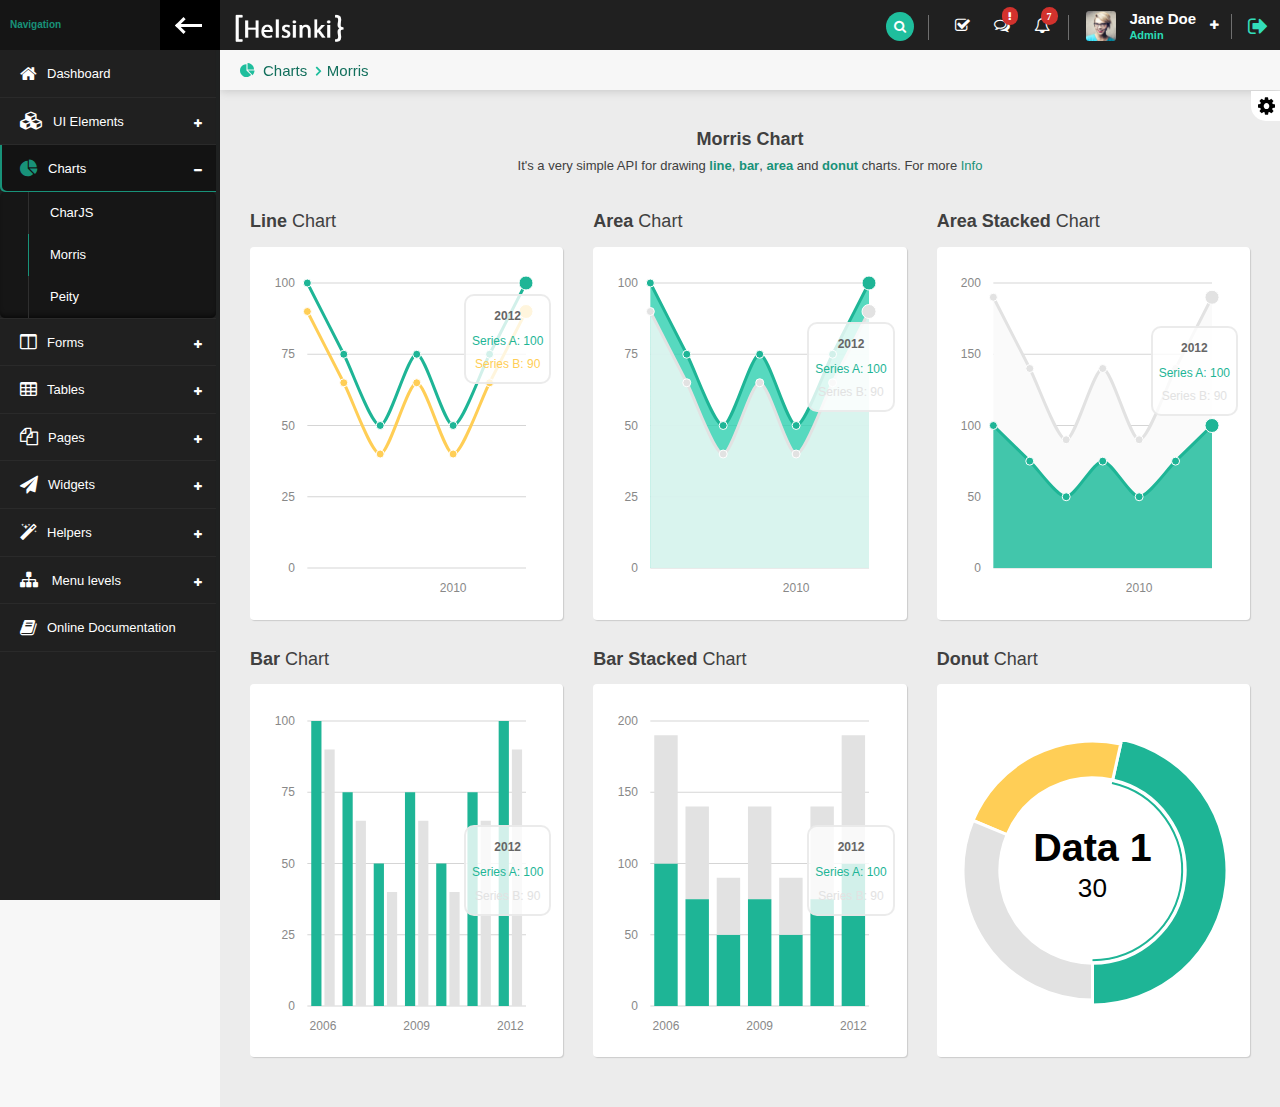
<file: library Management/assets/charts_morris.html>
<!doctype html>
<html lang="en" class="fixed left-sidebar-top">


<!-- Mirrored from myiideveloper.com/helsinki/last-version/helsinki_green-dark/src/charts_morris.html by HTTrack Website Copier/3.x [XR&CO'2014], Tue, 05 Mar 2019 13:05:48 GMT -->
<head>
    <meta charset="UTF-8">
    <meta name="viewport" content="width=device-width, initial-scale=1.0, maximum-scale=1.0, user-scalable=no" />
    <title>Helsinki</title>
    <link rel="apple-touch-icon" sizes="120x120" href="favicon/apple-icon-120x120.png">
    <link rel="icon" type="image/png" sizes="192x192" href="favicon/android-icon-192x192.png">
    <link rel="icon" type="image/png" sizes="32x32" href="favicon/favicon-32x32.png">
    <link rel="icon" type="image/png" sizes="16x16" href="favicon/favicon-16x16.png">
    <!--load progress bar-->
    <script src="vendor/pace/pace.min.js"></script>
    <link href="vendor/pace/pace-theme-minimal.css" rel="stylesheet" />
    <!--BASIC css-->
    <!-- ========================================================= -->
    <link rel="stylesheet" href="vendor/bootstrap/css/bootstrap.css">
    <link rel="stylesheet" href="vendor/font-awesome/css/font-awesome.css">
    <link rel="stylesheet" href="vendor/animate.css/animate.css">
    <!--SECTION css-->
    <!-- ========================================================= -->
    <!--Morris chart-->
    <link rel="stylesheet" href="vendor/morris-chart/morris.css">
    <!--TEMPLATE css-->
    <!-- ========================================================= -->
    <link rel="stylesheet" href="stylesheets/css/style.css">
</head>

<body>
<div class="wrap">
    <!-- page HEADER -->
    <!-- ========================================================= -->
    <div class="page-header">
        <!-- LEFTSIDE header -->
        <div class="leftside-header">
            <div class="logo">
                <a href="index.html" class="on-click">
                    <img alt="logo" src="images/header-logo.png" />
                </a>
            </div>
            <div id="menu-toggle" class="visible-xs toggle-left-sidebar" data-toggle-class="left-sidebar-open" data-target="html">
                <i class="fa fa-bars" aria-label="Toggle sidebar"></i>
            </div>
        </div>
        <!-- RIGHTSIDE header -->
        <div class="rightside-header">
            <div class="header-middle"></div>
            <!--SEARCH HEADERBOX-->
            <div class="header-section" id="search-headerbox">
                <input type="text" name="search" id="search" placeholder="Search...">
                <i class="fa fa-search search" id="search-icon" aria-hidden="true"></i>
                <div class="header-separator"></div>
            </div>
            <!--NOCITE HEADERBOX-->
            <div class="header-section hidden-xs" id="notice-headerbox">
                <!--check list-->
                <div class="notice" id="checklist-notice">
                    <i class="fa fa-check-square-o" aria-hidden="true"></i>
                    <div class="dropdown-box basic">
                        <div class="drop-header">
                            <h3><i class="fa fa-check-square-o" aria-hidden="true"></i> To-Do List</h3>
                        </div>
                        <div class="drop-content">
                            <div class="widget-list list-to-do">
                                <ul>
                                    <li>
                                        <div class="checkbox-custom checkbox-primary">
                                            <input type="checkbox" id="check-s1" value="option1">
                                            <label class="check" for="check-s1">Accusantium eveniet ipsam neque</label>
                                        </div>
                                    </li>
                                    <li>
                                        <div class="checkbox-custom checkbox-primary">
                                            <input type="checkbox" id="check-s2" value="option1" checked>
                                            <label class="check" for="check-s2">Lorem ipsum dolor sit</label>
                                        </div>
                                    </li>
                                    <li>
                                        <div class="checkbox-custom checkbox-primary">
                                            <input type="checkbox" id="check-s3" value="option1">
                                            <label class="check" for="check-s3">Dolor eligendi in ipsum sapiente</label>
                                        </div>
                                    </li>
                                    <li>
                                        <div class="checkbox-custom checkbox-primary">
                                            <input type="checkbox" id="check-s4" value="option1">
                                            <label class="check" for="check-s4">Natus recusandae vel</label>
                                        </div>
                                    </li>
                                    <li>
                                        <div class="checkbox-custom checkbox-primary">
                                            <input type="checkbox" id="check-s5" value="option1">
                                            <label class="check" for="check-s5">Adipisci amet officia tempore ut</label>
                                        </div>
                                    </li>
                                </ul>
                            </div>
                        </div>
                        <div class="drop-footer">
                            <a>See all Items</a>
                        </div>
                    </div>
                </div>
                <!--messages-->
                    <div class="notice" id="messages-notice">
                        <i class="fa fa-comments-o" aria-hidden="true"><span class="badge badge-xs badge-top-right x-danger"><i class="fa fa-exclamation"></i></span>
                        </i>
                        <div class="dropdown-box basic">
                            <div class="drop-header ">
                                <h3><i class="fa fa-comments" aria-hidden="true"></i> Messages</h3>
                                <span class="badge x-danger b-rounded">120</span>
                            </div>
                            <div class="drop-content">
                                <div class="widget-list list-left-element">
                                    <ul>
                                        <li>
                                            <a href="#">
                                                <div class="left-element"><img alt="profile photo" src="images/avatar/avatar_1.jpg" /></div>
                                                <div class="text">
                                                    <span class="title">John Doe</span>
                                                    <span class="subtitle">hello world</span>
                                                </div>
                                            </a>
                                        </li>
                                        <li>
                                            <a href="#">
                                                <div class="left-element"><img alt="profile photo" src="images/avatar/avatar_2.jpg" /></div>
                                                <div class="text">
                                                    <span class="title">Alice Smith</span>
                                                    <span class="subtitle">hello world</span>
                                                </div>
                                            </a>
                                        </li>
                                        <li>
                                            <a href="#">
                                                <div class="left-element"><img alt="profile photo" src="images/avatar/avatar_3.jpg" /></div>
                                                <div class="text">
                                                    <span class="title">Klaus Wolf</span>
                                                    <span class="subtitle">hello world</span>
                                                </div>
                                            </a>
                                        </li>
                                        <li>
                                            <a href="#">
                                                <div class="left-element"><img alt="profile photo" src="images/avatar/avatar_4.jpg" /></div>
                                                <div class="text">
                                                    <span class="title">Sun Li</span>
                                                    <span class="subtitle">hello world</span>
                                                </div>
                                            </a>
                                        </li>
                                        <li>
                                            <a href="#">
                                                <div class="left-element"><img alt="profile photo" src="images/avatar/avatar_5.jpg" /></div>
                                                <div class="text">
                                                    <span class="title">Sonia Valera</span>
                                                    <span class="subtitle">hello world</span>
                                                </div>
                                            </a>
                                        </li>
                                    </ul>
                                </div>
                            </div>
                            <div class="drop-footer">
                                <a>See all messages</a>
                            </div>
                        </div>
                    </div>
                <!--alerts notices-->
                <div class="notice" id="alerts-notice">
                    <i class="fa fa-bell-o" aria-hidden="true"><span class="badge badge-xs badge-top-right x-danger">7</span></i>

                    <div class="dropdown-box basic">
                        <div class="drop-header">
                            <h3><i class="fa fa-bell-o" aria-hidden="true"></i> Notifications</h3>
                            <span class="badge x-danger b-rounded">7</span>

                        </div>
                        <div class="drop-content">
                            <div class="widget-list list-left-element list-sm">
                                <ul>
                                    <li>
                                        <a href="#">
                                            <div class="left-element"><i class="fa fa-warning color-warning"></i></div>
                                            <div class="text">
                                                <span class="title">8 Bugs</span>
                                                <span class="subtitle">reported today</span>
                                            </div>
                                        </a>
                                    </li>
                                    <li>
                                        <a href="#">
                                            <div class="left-element"><i class="fa fa-flag color-danger"></i></div>
                                            <div class="text">
                                                <span class="title">Error</span>
                                                <span class="subtitle">sevidor C down</span>
                                            </div>
                                        </a>
                                    </li>
                                    <li>
                                        <a href="#">
                                            <div class="left-element"><i class="fa fa-cog color-dark"></i></div>
                                            <div class="text">
                                                <span class="title">New Configuration</span>
                                                <span class="subtitle"></span>
                                            </div>
                                        </a>
                                    </li>
                                    <li>
                                        <a href="#">
                                            <div class="left-element"><i class="fa fa-tasks color-success"></i></div>
                                            <div class="text">
                                                <span class="title">14 Task</span>
                                                <span class="subtitle">completed</span>
                                            </div>
                                        </a>
                                    </li>
                                    <li>
                                        <a href="#">
                                            <div class="left-element"><i class="fa fa-envelope color-primary"></i></div>
                                            <div class="text">
                                                <span class="title">21 Menssage</span>
                                                <span class="subtitle"> (see more)</span>
                                            </div>
                                        </a>
                                    </li>
                                </ul>
                            </div>
                        </div>
                        <div class="drop-footer">
                            <a>See all notifications</a>
                        </div>
                    </div>
                </div>
                <div class="header-separator"></div>
            </div>
            <!--USER HEADERBOX -->
            <div class="header-section" id="user-headerbox">
                <div class="user-header-wrap">
                    <div class="user-photo">
                        <img alt="profile photo" src="images/avatar/avatar_user.jpg" />
                    </div>
                    <div class="user-info">
                        <span class="user-name">Jane Doe</span>
                        <span class="user-profile">Admin</span>
                    </div>
                    <i class="fa fa-plus icon-open" aria-hidden="true"></i>
                    <i class="fa fa-minus icon-close" aria-hidden="true"></i>
                </div>
                <div class="user-options dropdown-box">
                    <div class="drop-content basic">
                        <ul>
                            <li> <a href="pages_user-profile.html"><i class="fa fa-user" aria-hidden="true"></i> Profile</a></li>
                            <li> <a href="pages_lock-screen.html"><i class="fa fa-lock" aria-hidden="true"></i> Lock Screen</a></li>
                            <li><a href="#"><i class="fa fa-cog" aria-hidden="true"></i> Configurations</a></li>
                        </ul>
                    </div>
                </div>
            </div>
            <div class="header-separator"></div>
            <!--Log out -->
            <div class="header-section">
                <a href="pages_sign-in.html" data-toggle="tooltip" data-placement="left" title="Logout"><i class="fa fa-sign-out log-out" aria-hidden="true"></i></a>
            </div>
        </div>
    </div>
    <!-- page BODY -->
    <!-- ========================================================= -->
    <div class="page-body">
        <!-- LEFT SIDEBAR -->
        <!-- ========================================================= -->
        <div class="left-sidebar">
            <!-- left sidebar HEADER -->
            <div class="left-sidebar-header">
                <div class="left-sidebar-title">Navigation</div>
                <div class="left-sidebar-toggle c-hamburger c-hamburger--htla hidden-xs" data-toggle-class="left-sidebar-collapsed" data-target="html">
                    <span></span>
                </div>
            </div>
            <!-- NAVIGATION -->
            <!-- ========================================================= -->
            <div id="left-nav" class="nano">
                <div class="nano-content">
                    <nav>
                        <ul class="nav nav-left-lines" id="main-nav">
                            <!--HOME-->
                            <li><a href="index.html"><i class="fa fa-home" aria-hidden="true"></i><span>Dashboard</span></a></li>
                            <!--UI ELEMENTENTS-->
                            <li class="has-child-item close-item">
                                <a><i class="fa fa-cubes" aria-hidden="true"></i><span>UI Elements</span></a>
                                <ul class="nav child-nav level-1">
                                    <li><a href="ui-elements_panels.html">Panels</a></li>
                                    <li><a href="ui-elements_accordions.html">Accordions</a></li>
                                    <li><a href="ui-elements_tabs.html">Tabs</a></li>
                                    <li><a href="ui-elements_buttons.html">Buttons</a></li>
                                    <li><a href="ui-elements_typography.html">Typography</a></li>
                                    <li><a href="ui-elements_alerts.html">Alerts</a></li>
                                    <li><a href="ui-elements_modals.html">Modals</a></li>
                                    <li><a href="ui-elements_lightbox.html">Lightbox</a></li>
                                    <li class="has-child-item close-item">
                                        <a>Notifications</a>
                                        <ul class="nav child-nav level-2 ">
                                            <li><a href="ui-elements_notifications-pnotify.html">PNotify</a></li>
                                            <li><a href="ui-elements_notifications-toastr.html">Toastr</a></li>
                                        </ul>
                                    </li>
                                    <li><a href="ui-elements_animations-appear.html">Animations</a></li>
                                    <li><a href="ui-elements_badges-tags.html">Badge & Tags</a></li>
                                </ul>
                            </li>
                            <!--CHARTS-->
                            <li class="has-child-item open-item active-item">
                                <a><i class="fa fa-pie-chart" aria-hidden="true"></i><span>Charts</span></a>
                                <ul class="nav child-nav level-1">
                                    <li><a href="charts_chart-js.html">CharJS</a></li>
                                    <li class="active-item"><a href="charts_morris.html">Morris</a></li>
                                    <li><a href="charts_peity.html">Peity</a></li>
                                </ul>
                            </li>
                            <!--FORMS-->
                            <li class="has-child-item close-item">
                                <a><i class="fa fa-columns" aria-hidden="true"></i><span>Forms </span></a>
                                <ul class="nav child-nav level-1">
                                    <li><a href="forms_layouts.html">Layouts</a></li>
                                    <li><a href="forms_elements.html">Elements</a></li>
                                    <li><a href="forms_advanced.html">Advanced</a></li>
                                    <li><a href="forms_validation.html">Validation</a></li>
                                    <li><a href="forms_wizard.html">Wizard</a></li>
                                </ul>
                            </li>
                            <!--TABLES-->
                            <li class="has-child-item close-item">
                                <a><i class="fa fa-table" aria-hidden="true"></i><span>Tables</span></a>
                                <ul class="nav child-nav level-1">
                                    <li><a href="tables_basic.html">Basic</a></li>
                                    <li><a href="tables_data-tables.html">DataTable</a></li>
                                    <li><a href="tables_responsive.html">Responsive</a></li>
                                </ul>
                            </li>
                            <!--PAGES-->
                            <li class="has-child-item close-item">
                                <a><i class="fa fa-files-o" aria-hidden="true"></i><span>Pages</span></a>
                                <ul class="nav child-nav level-1">
                                    <li><a href="pages_sign-in.html">Sign in</a></li>
                                    <li><a href="pages_register.html">Register</a></li>
                                    <li><a href="pages_lock-screen.html">Lock screen</a></li>
                                    <li><a href="pages_forgot-password.html">Forgot password</a></li>
                                    <li class="has-child-item close-item">
                                        <a>Error pages</a>
                                        <ul class="nav child-nav level-2 ">
                                            <li><a href="pages_error-404-content.html">Error 404 content</a></li>
                                            <li><a href="pages_error-404.html">Error 404 page</a></li>
                                            <li><a href="pages_error-500.html">Error 500</a></li>
                                        </ul>
                                    </li>
                                    <li><a href="pages_faq.html">FAQ</a></li>
                                    <li><a href="pages_user-profile.html">User profile</a></li>
                                    <li class="has-child-item close-item">
                                        <a>Search results</a>
                                        <ul class="nav child-nav level-2 ">
                                            <li><a href="pages_search-results-list.html">List style</a></li>
                                            <li><a href="pages_search-results-grid.html">Grid Style</a></li>
                                        </ul>
                                    </li>
                                    <li class="has-child-item close-item">
                                        <a>Projects</a>
                                        <ul class="nav child-nav level-2 ">
                                            <li><a href="pages_project-list.html">List</a></li>
                                            <li><a href="pages_project-detail.html">Detail</a></li>
                                        </ul>
                                    </li>

                                </ul>
                            </li>
                            <!--WIDGETS-->
                            <li class="has-child-item close-item">
                                <a><i class="fa fa-paper-plane" aria-hidden="true"></i><span>Widgets</span></a>
                                <ul class="nav child-nav level-1">
                                    <li><a href="widgets_boxes.html">Boxes</a></li>
                                    <li><a href="widgets_lists.html">Lists</a></li>
                                    <li><a href="widgets_posts.html">Posts</a></li>
                                    <li><a href="widgets_timelines.html">Timelines</a></li>
                                </ul>
                            </li>
                            <!--HELPERS-->
                            <li class="has-child-item close-item">
                                <a><i class="fa fa-magic" aria-hidden="true"></i><span>Helpers</span></a>
                                <ul class="nav child-nav level-1">
                                    <li><a href="helpers_background-border.html">Background & Border</a></li>
                                    <li><a href="helpers_margin-padding.html">Margin & Padding</a></li>
                                </ul>
                            </li>
                            <!--MENU LEVELS-->
                            <li class=" has-child-item close-item">
                                <a>
                                    <i class="fa fa-sitemap" aria-hidden="true"></i>
                                    <span>Menu levels</span>
                                </a>
                                <ul class="nav child-nav level-1">
                                    <li><a>First Item</a></li>
                                    <li class="has-child-item close-item">
                                        <a>Second Item</a>
                                        <ul class="nav child-nav level-2 ">
                                            <li><a href="#">Option 1</a></li>
                                            <li><a href="#">Option 2</a></li>
                                            <li class="has-child-item close-item">
                                                <a>Option 3</a>
                                                <ul class="nav child-nav level-3 ">
                                                    <li><a href="#">Item 1</a></li>
                                                    <li><a href="#">Item 2</a></li>
                                                    <li><a href="#">Item 3</a></li>
                                                </ul>
                                            </li>
                                        </ul>
                                    </li>
                                    <li><a>Third Item</a></li>
                                    <li class="has-child-item close-item">
                                        <a>Fourth Item</a>
                                        <ul class="nav child-nav level-2 ">
                                            <li><a href="#">Option 1</a></li>
                                            <li><a href="#">Option 2</a></li>
                                            <li class="has-child-item close-item">
                                                <a>Option 3</a>
                                                <ul class="nav child-nav level-3 ">
                                                    <li><a href="#">Item 1</a></li>
                                                    <li><a href="#">Item 2</a></li>
                                                    <li><a href="#">Item 3</a></li>
                                                </ul>
                                            </li>
                                        </ul>
                                    </li>
                                </ul>
                            </li>
                             <!--DOCUMENTATION-->
                            <li><a target="_blank" href="http://myiideveloper.com/helsinki/last-version/documentation/index.html"><i class="fa fa-book" aria-hidden="true"></i><span>Online Documentation</span></a></li>

                        </ul>
                    </nav>
                </div>
            </div>
        </div>
        <!-- CONTENT -->
        <!-- ========================================================= -->
        <div class="content">
            <!-- content HEADER -->
            <!-- ========================================================= -->
            <div class="content-header">
                <!-- leftside content header -->
                <div class="leftside-content-header">
                    <ul class="breadcrumbs">
                        <li><i class="fa fa-pie-chart" aria-hidden="true"></i><a href="#">Charts</a></li>
                        <li><a>Morris</a></li>
                    </ul>
                </div>
            </div>
            <!-- =-=-=-=-=-=-=-=-=-=-=-=-=-=-=-=-=-=-=-=-=-=-=-=-=-=-=-=-=-=-=-=-=-=-=-=-=-=-=-=-=-=-=-=-=-=-=-=-=-=-= -->
            <div class="row animated fadeInUp">
                <div class="col-sm-12">
                    <h4 class="section-subtitle text-center"><b>Morris Chart</b></h4>
                </div>
                <div class="col-sm-8 col-sm-offset-2">
                    <p class="section-text text-center  mb-xl">It's a very simple API for drawing <span class="highlight">line</span>, <span class="highlight">bar</span>, <span class="highlight">area</span> and <span class="highlight">donut</span> charts. For more <a href="http://morrisjs.github.io/morris.js/">Info</a></p>
                </div>
                <!--LINE CHART-->
                <div class="col-sm-6 col-md-4">
                    <h4 class="section-subtitle"><b>Line</b> Chart</h4>
                    <div class="panel">
                        <div class="panel-content">
                            <div id="line-example"></div>
                        </div>
                    </div>
                </div>
                <!-- =-=-=-=-=-=-=-=-=-=-=-=-=-=-=-=-=-=-=-=-=-=-=-=-=-=-=-=-=-=-=-=-=-=-=-=-=-=-=-=-=-=-=-=-=-=-=-=-=-=-= -->
                <!--AREA CHART-->
                <div class="col-sm-6 col-md-4">
                    <h4 class="section-subtitle"><b>Area</b> Chart</h4>
                    <div class="panel">
                        <div class="panel-content">
                            <div id="area-example"></div>
                        </div>
                    </div>
                </div>
                <!-- =-=-=-=-=-=-=-=-=-=-=-=-=-=-=-=-=-=-=-=-=-=-=-=-=-=-=-=-=-=-=-=-=-=-=-=-=-=-=-=-=-=-=-=-=-=-=-=-=-=-= -->
                <!--AREA STACKED CHART-->
                <div class="col-sm-6 col-md-4">
                    <h4 class="section-subtitle"><b>Area Stacked</b> Chart</h4>
                    <div class="panel">
                        <div class="panel-content">
                            <div id="area-stacked-example"></div>
                        </div>
                    </div>
                </div>
                <!-- =-=-=-=-=-=-=-=-=-=-=-=-=-=-=-=-=-=-=-=-=-=-=-=-=-=-=-=-=-=-=-=-=-=-=-=-=-=-=-=-=-=-=-=-=-=-=-=-=-=-= -->
                <!--BAR CHART-->
                <div class="col-sm-6 col-md-4">
                    <h4 class="section-subtitle"><b>Bar</b> Chart</h4>
                    <div class="panel">
                        <div class="panel-content">
                            <div id="bar-example"></div>
                        </div>
                    </div>
                </div>
                <!-- =-=-=-=-=-=-=-=-=-=-=-=-=-=-=-=-=-=-=-=-=-=-=-=-=-=-=-=-=-=-=-=-=-=-=-=-=-=-=-=-=-=-=-=-=-=-=-=-=-=-= -->
                <!--BAR STACKED CHART-->
                <div class="col-sm-6 col-md-4">
                    <h4 class="section-subtitle"><b>Bar Stacked</b> Chart</h4>
                    <div class="panel">
                        <div class="panel-content">
                            <div id="bar-stacked-example"></div>
                        </div>
                    </div>
                </div>
                <!-- =-=-=-=-=-=-=-=-=-=-=-=-=-=-=-=-=-=-=-=-=-=-=-=-=-=-=-=-=-=-=-=-=-=-=-=-=-=-=-=-=-=-=-=-=-=-=-=-=-=-= -->
                <!--DONUT CHART-->
                <div class="col-sm-6 col-md-4">
                    <h4 class="section-subtitle"><b>Donut</b> Chart</h4>
                    <div class="panel">
                        <div class="panel-content">
                            <div id="donut-example"></div>
                        </div>
                    </div>
                </div>
            </div>
            <!-- =-=-=-=-=-=-=-=-=-=-=-=-=-=-=-=-=-=-=-=-=-=-=-=-=-=-=-=-=-=-=-=-=-=-=-=-=-=-=-=-=-=-=-=-=-=-=-=-=-=-= -->
        </div>
        <!-- RIGHT SIDEBAR -->
        <!-- ========================================================= -->
            <div class="right-sidebar">
                <div class="right-sidebar-toggle" data-toggle-class="right-sidebar-opened" data-target="html">
                    <i class="fa fa-cog fa-spin" aria-hidden="true"></i>
                </div>
                <div id="right-nav" class="nano">
                    <div class="nano-content">
                        <div class="template-settings">
                            <h4 class="text-center">Template Settings</h4>
                            <ul class="toggle-settings pv-xlg">
                                <li>
                                    <h6 class="text">Header fixed</h6>
                                    <label class="switch">
                                        <input id="header-fixed" type="checkbox" checked>
                                        <span class="slider round"></span>
                                    </label>
                                </li>
                                <li>
                                    <h6 class="text">Content header fixed</h6>
                                    <label class="switch">
                                        <input id="content-header-fixed" type="checkbox" checked>
                                        <span class="slider round"></span>
                                    </label>
                                </li>
                                <li>
                                    <h6 class="text">Left sidebar collapsed</h6>
                                    <label class="switch">
                                        <input id="left-sidebar-collapsed" type="checkbox">
                                        <span class="slider round"></span>
                                    </label>
                                </li>
                                <li>
                                    <h6 class="text">Left sidebar Top</h6>
                                    <label class="switch">
                                        <input id="left-sidebar-top" type="checkbox" checked>
                                        <span class="slider round"></span>
                                    </label>
                                </li>
                                <li>
                                    <h6 class="text">Left sidebar fixed</h6>
                                    <label class="switch">
                                        <input id="left-sidebar-fixed" type="checkbox" checked>
                                        <span class="slider round"></span>
                                    </label>
                                </li>
                                <li>
                                    <h6 class="text">Left sidebar over</h6>
                                    <label class="switch">
                                        <input id="left-sidebar-over" type="checkbox">
                                        <span class="slider round"></span>
                                    </label>
                                </li>
                                <li>
                                    <h6 class="text">Left sidebar nav left-lines</h6>
                                    <label class="switch">
                                        <input id="left-sidebar-left-lines" type="checkbox" checked>
                                        <span class="slider round"></span>
                                    </label>
                                </li>
                            </ul>
                            <h4 class="text-center">Template Colors</h4>

                            <div class="row toggle-colors">
                                <div class="col-xs-6">
                                    <a href="index.html" class="on-click"> <img alt="Helsinki-green" src="images/theme/dark_green.png" /></a>
                                </div>
                                <div class="col-xs-6">
                                    <a href="http://myiideveloper.com/helsinki/last-version/helsinki_green-light/src/index.html" class="on-click"> <img alt="Helsinki-green" src="images/theme/white_green.png" /></a>
                                </div>
                            </div>
                            <div class="row toggle-colors">
                                <div class="col-xs-6">
                                    <a href="http://myiideveloper.com/helsinki/last-version/helsinki_dark/src/index.html" class="on-click"> <img alt="Helsinki-green" src="images/theme/dark_white.png" /></a>
                                </div>
                                <div class="col-xs-6">
                                    <a href="http://myiideveloper.com/helsinki/last-version/helsinki_light/src/index.html" class="on-click"> <img alt="Helsinki-green" src="images/theme/white_dark.png" /></a>
                                </div>
                            </div>
                            <div class="row toggle-colors">
                                <div class="col-xs-6">
                                    <a href="http://myiideveloper.com/helsinki/last-version/helsinki_blue-dark/src/index.html" class="on-click"> <img alt="Helsinki-green" src="images/theme/dark_blue.png" /></a>
                                </div>
                                <div class="col-xs-6">
                                    <a href="http://myiideveloper.com/helsinki/last-version/helsinki_blue-light/src/index.html" class="on-click"> <img alt="Helsinki-green" src="images/theme/white_blue.png" /></a>
                                </div>
                            </div>

                            <div class="row mt-lg">
                                <div class="col-sm-12 text-center">
                                    <a  target="_blank" href="http://myiideveloper.com/helsinki/last-version/documentation/index.html"><h5> <i class="fa fa-book mr-sm"></i>Online Documentation</h5></a>
                                </div>
                            </div>

                        </div>
                    </div>
                </div>
            </div>

        <!--scroll to top-->
        <a href="#" class="scroll-to-top"><i class="fa fa-angle-double-up"></i></a>
    </div>
</div>
<!--BASIC scripts-->
<!-- ========================================================= -->
<script src="vendor/jquery/jquery-1.12.3.min.js"></script>
<script src="vendor/bootstrap/js/bootstrap.min.js"></script>
<script src="vendor/nano-scroller/nano-scroller.js"></script>
<!--TEMPLATE scripts-->
<!-- ========================================================= -->
<script src="javascripts/template-script.min.js"></script>
<script src="javascripts/template-init.min.js"></script>
<!-- SECTION script and examples-->
<!-- ========================================================= -->
<!--morris chart-->
<script src="vendor/morris-chart/raphael.min.js"></script>
<script src="vendor/morris-chart/morris.min.js"></script>
<!--examples-->
<script src="javascripts/examples/charts/morris.js"></script>
</body>


<!-- Mirrored from myiideveloper.com/helsinki/last-version/helsinki_green-dark/src/charts_morris.html by HTTrack Website Copier/3.x [XR&CO'2014], Tue, 05 Mar 2019 13:05:55 GMT -->
</html>
</file>
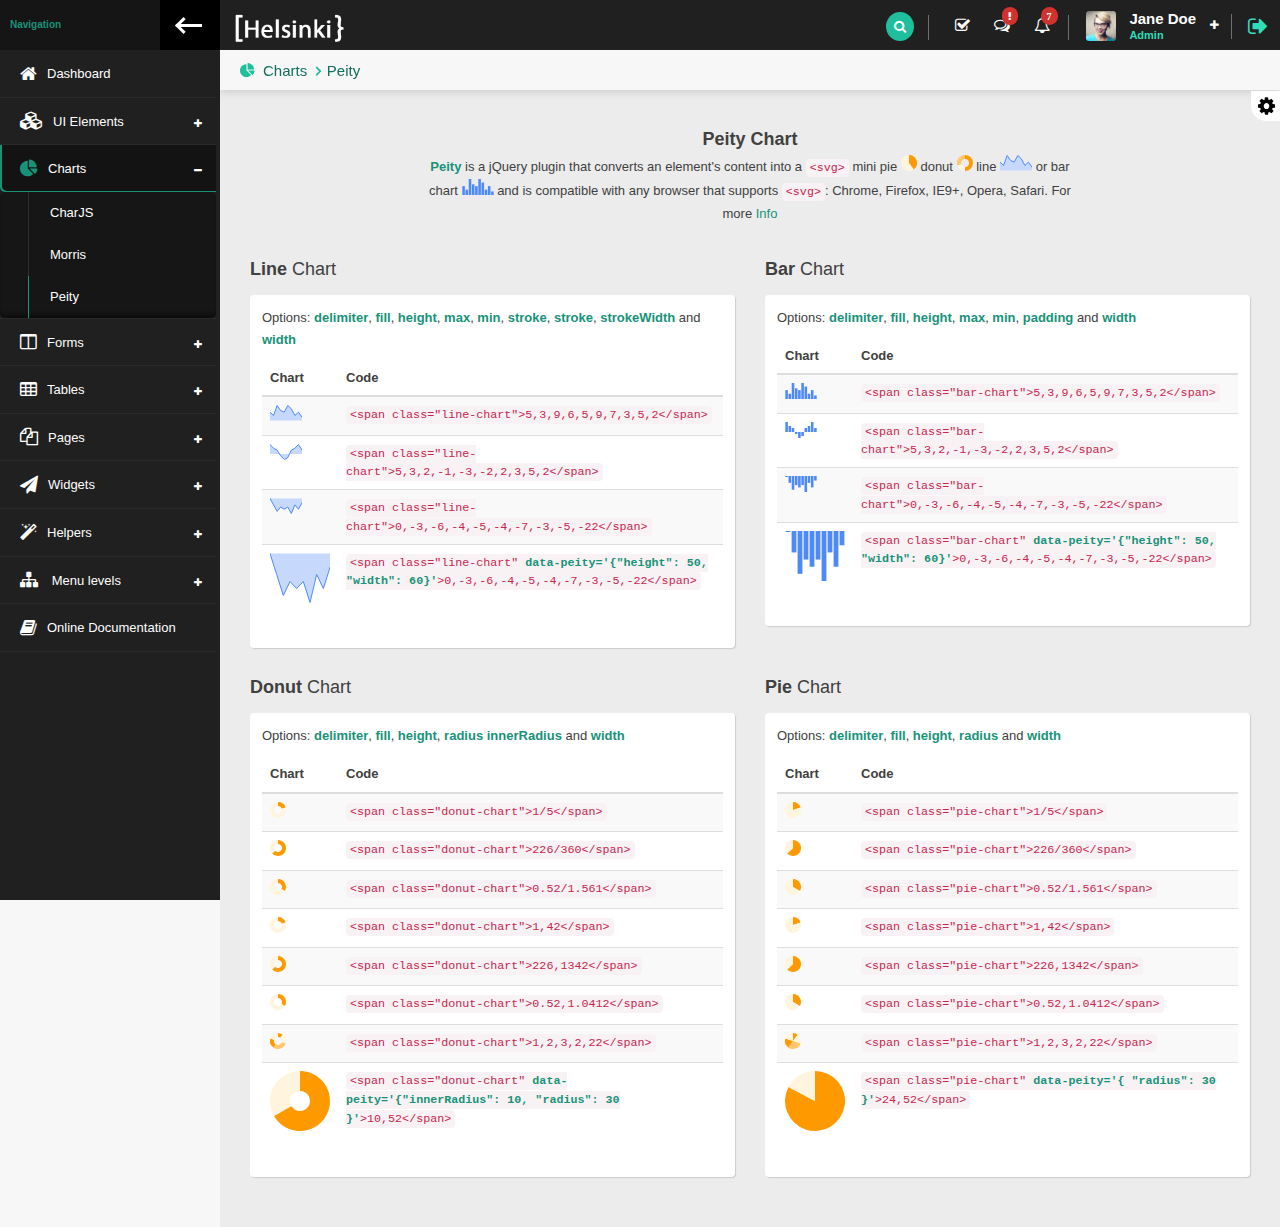
<file: library Management/assets/charts_peity.html>
<!doctype html>
<html lang="en" class="fixed left-sidebar-top">


<!-- Mirrored from myiideveloper.com/helsinki/last-version/helsinki_green-dark/src/charts_peity.html by HTTrack Website Copier/3.x [XR&CO'2014], Tue, 05 Mar 2019 13:05:55 GMT -->
<head>
    <meta charset="UTF-8">
    <meta name="viewport" content="width=device-width, initial-scale=1.0, maximum-scale=1.0, user-scalable=no" />
    <title>Helsinki</title>
    <link rel="apple-touch-icon" sizes="120x120" href="favicon/apple-icon-120x120.png">
    <link rel="icon" type="image/png" sizes="192x192" href="favicon/android-icon-192x192.png">
    <link rel="icon" type="image/png" sizes="32x32" href="favicon/favicon-32x32.png">
    <link rel="icon" type="image/png" sizes="16x16" href="favicon/favicon-16x16.png">
    <!--load progress bar-->
    <script src="vendor/pace/pace.min.js"></script>
    <link href="vendor/pace/pace-theme-minimal.css" rel="stylesheet" />
    <!--BASIC css-->
    <!-- ========================================================= -->
    <link rel="stylesheet" href="vendor/bootstrap/css/bootstrap.css">
    <link rel="stylesheet" href="vendor/font-awesome/css/font-awesome.css">
    <link rel="stylesheet" href="vendor/animate.css/animate.css">
    <!--SECTION css-->
    <!-- ========================================================= -->
    <!--TEMPLATE css-->
    <!-- ========================================================= -->
    <link rel="stylesheet" href="stylesheets/css/style.css">
</head>

<body>
<div class="wrap">
    <!-- page HEADER -->
    <!-- ========================================================= -->
    <div class="page-header">
        <!-- LEFTSIDE header -->
        <div class="leftside-header">
            <div class="logo">
                <a href="index.html" class="on-click">
                    <img alt="logo" src="images/header-logo.png" />
                </a>
            </div>
            <div id="menu-toggle" class="visible-xs toggle-left-sidebar" data-toggle-class="left-sidebar-open" data-target="html">
                <i class="fa fa-bars" aria-label="Toggle sidebar"></i>
            </div>
        </div>
        <!-- RIGHTSIDE header -->
        <div class="rightside-header">
            <div class="header-middle"></div>
            <!--SEARCH HEADERBOX-->
            <div class="header-section" id="search-headerbox">
                <input type="text" name="search" id="search" placeholder="Search...">
                <i class="fa fa-search search" id="search-icon" aria-hidden="true"></i>
                <div class="header-separator"></div>
            </div>
            <!--NOCITE HEADERBOX-->
            <div class="header-section hidden-xs" id="notice-headerbox">
                <!--check list-->
                <div class="notice" id="checklist-notice">
                    <i class="fa fa-check-square-o" aria-hidden="true"></i>
                    <div class="dropdown-box basic">
                        <div class="drop-header">
                            <h3><i class="fa fa-check-square-o" aria-hidden="true"></i> To-Do List</h3>
                        </div>
                        <div class="drop-content">
                            <div class="widget-list list-to-do">
                                <ul>
                                    <li>
                                        <div class="checkbox-custom checkbox-primary">
                                            <input type="checkbox" id="check-s1" value="option1">
                                            <label class="check" for="check-s1">Accusantium eveniet ipsam neque</label>
                                        </div>
                                    </li>
                                    <li>
                                        <div class="checkbox-custom checkbox-primary">
                                            <input type="checkbox" id="check-s2" value="option1" checked>
                                            <label class="check" for="check-s2">Lorem ipsum dolor sit</label>
                                        </div>
                                    </li>
                                    <li>
                                        <div class="checkbox-custom checkbox-primary">
                                            <input type="checkbox" id="check-s3" value="option1">
                                            <label class="check" for="check-s3">Dolor eligendi in ipsum sapiente</label>
                                        </div>
                                    </li>
                                    <li>
                                        <div class="checkbox-custom checkbox-primary">
                                            <input type="checkbox" id="check-s4" value="option1">
                                            <label class="check" for="check-s4">Natus recusandae vel</label>
                                        </div>
                                    </li>
                                    <li>
                                        <div class="checkbox-custom checkbox-primary">
                                            <input type="checkbox" id="check-s5" value="option1">
                                            <label class="check" for="check-s5">Adipisci amet officia tempore ut</label>
                                        </div>
                                    </li>
                                </ul>
                            </div>
                        </div>
                        <div class="drop-footer">
                            <a>See all Items</a>
                        </div>
                    </div>
                </div>
                <!--messages-->
                    <div class="notice" id="messages-notice">
                        <i class="fa fa-comments-o" aria-hidden="true"><span class="badge badge-xs badge-top-right x-danger"><i class="fa fa-exclamation"></i></span>
                        </i>
                        <div class="dropdown-box basic">
                            <div class="drop-header ">
                                <h3><i class="fa fa-comments" aria-hidden="true"></i> Messages</h3>
                                <span class="badge x-danger b-rounded">120</span>
                            </div>
                            <div class="drop-content">
                                <div class="widget-list list-left-element">
                                    <ul>
                                        <li>
                                            <a href="#">
                                                <div class="left-element"><img alt="profile photo" src="images/avatar/avatar_1.jpg" /></div>
                                                <div class="text">
                                                    <span class="title">John Doe</span>
                                                    <span class="subtitle">hello world</span>
                                                </div>
                                            </a>
                                        </li>
                                        <li>
                                            <a href="#">
                                                <div class="left-element"><img alt="profile photo" src="images/avatar/avatar_2.jpg" /></div>
                                                <div class="text">
                                                    <span class="title">Alice Smith</span>
                                                    <span class="subtitle">hello world</span>
                                                </div>
                                            </a>
                                        </li>
                                        <li>
                                            <a href="#">
                                                <div class="left-element"><img alt="profile photo" src="images/avatar/avatar_3.jpg" /></div>
                                                <div class="text">
                                                    <span class="title">Klaus Wolf</span>
                                                    <span class="subtitle">hello world</span>
                                                </div>
                                            </a>
                                        </li>
                                        <li>
                                            <a href="#">
                                                <div class="left-element"><img alt="profile photo" src="images/avatar/avatar_4.jpg" /></div>
                                                <div class="text">
                                                    <span class="title">Sun Li</span>
                                                    <span class="subtitle">hello world</span>
                                                </div>
                                            </a>
                                        </li>
                                        <li>
                                            <a href="#">
                                                <div class="left-element"><img alt="profile photo" src="images/avatar/avatar_5.jpg" /></div>
                                                <div class="text">
                                                    <span class="title">Sonia Valera</span>
                                                    <span class="subtitle">hello world</span>
                                                </div>
                                            </a>
                                        </li>
                                    </ul>
                                </div>
                            </div>
                            <div class="drop-footer">
                                <a>See all messages</a>
                            </div>
                        </div>
                    </div>
                <!--alerts notices-->
                <div class="notice" id="alerts-notice">
                    <i class="fa fa-bell-o" aria-hidden="true"><span class="badge badge-xs badge-top-right x-danger">7</span></i>

                    <div class="dropdown-box basic">
                        <div class="drop-header">
                            <h3><i class="fa fa-bell-o" aria-hidden="true"></i> Notifications</h3>
                            <span class="badge x-danger b-rounded">7</span>

                        </div>
                        <div class="drop-content">
                            <div class="widget-list list-left-element list-sm">
                                <ul>
                                    <li>
                                        <a href="#">
                                            <div class="left-element"><i class="fa fa-warning color-warning"></i></div>
                                            <div class="text">
                                                <span class="title">8 Bugs</span>
                                                <span class="subtitle">reported today</span>
                                            </div>
                                        </a>
                                    </li>
                                    <li>
                                        <a href="#">
                                            <div class="left-element"><i class="fa fa-flag color-danger"></i></div>
                                            <div class="text">
                                                <span class="title">Error</span>
                                                <span class="subtitle">sevidor C down</span>
                                            </div>
                                        </a>
                                    </li>
                                    <li>
                                        <a href="#">
                                            <div class="left-element"><i class="fa fa-cog color-dark"></i></div>
                                            <div class="text">
                                                <span class="title">New Configuration</span>
                                                <span class="subtitle"></span>
                                            </div>
                                        </a>
                                    </li>
                                    <li>
                                        <a href="#">
                                            <div class="left-element"><i class="fa fa-tasks color-success"></i></div>
                                            <div class="text">
                                                <span class="title">14 Task</span>
                                                <span class="subtitle">completed</span>
                                            </div>
                                        </a>
                                    </li>
                                    <li>
                                        <a href="#">
                                            <div class="left-element"><i class="fa fa-envelope color-primary"></i></div>
                                            <div class="text">
                                                <span class="title">21 Menssage</span>
                                                <span class="subtitle"> (see more)</span>
                                            </div>
                                        </a>
                                    </li>
                                </ul>
                            </div>
                        </div>
                        <div class="drop-footer">
                            <a>See all notifications</a>
                        </div>
                    </div>
                </div>
                <div class="header-separator"></div>
            </div>
            <!--USER HEADERBOX -->
            <div class="header-section" id="user-headerbox">
                <div class="user-header-wrap">
                    <div class="user-photo">
                        <img alt="profile photo" src="images/avatar/avatar_user.jpg" />
                    </div>
                    <div class="user-info">
                        <span class="user-name">Jane Doe</span>
                        <span class="user-profile">Admin</span>
                    </div>
                    <i class="fa fa-plus icon-open" aria-hidden="true"></i>
                    <i class="fa fa-minus icon-close" aria-hidden="true"></i>
                </div>
                <div class="user-options dropdown-box">
                    <div class="drop-content basic">
                        <ul>
                            <li> <a href="pages_user-profile.html"><i class="fa fa-user" aria-hidden="true"></i> Profile</a></li>
                            <li> <a href="pages_lock-screen.html"><i class="fa fa-lock" aria-hidden="true"></i> Lock Screen</a></li>
                            <li><a href="#"><i class="fa fa-cog" aria-hidden="true"></i> Configurations</a></li>
                        </ul>
                    </div>
                </div>
            </div>
            <div class="header-separator"></div>
            <!--Log out -->
            <div class="header-section">
                <a href="pages_sign-in.html" data-toggle="tooltip" data-placement="left" title="Logout"><i class="fa fa-sign-out log-out" aria-hidden="true"></i></a>
            </div>
        </div>
    </div>
    <!-- page BODY -->
    <!-- ========================================================= -->
    <div class="page-body">
        <!-- LEFT SIDEBAR -->
        <!-- ========================================================= -->
        <div class="left-sidebar">
            <!-- left sidebar HEADER -->
            <div class="left-sidebar-header">
                <div class="left-sidebar-title">Navigation</div>
                <div class="left-sidebar-toggle c-hamburger c-hamburger--htla hidden-xs" data-toggle-class="left-sidebar-collapsed" data-target="html">
                    <span></span>
                </div>
            </div>
            <!-- NAVIGATION -->
            <!-- ========================================================= -->
            <div id="left-nav" class="nano">
                <div class="nano-content">
                    <nav>
                        <ul class="nav nav-left-lines" id="main-nav">
                            <!--HOME-->
                            <li><a href="index.html"><i class="fa fa-home" aria-hidden="true"></i><span>Dashboard</span></a></li>
                            <!--UI ELEMENTENTS-->
                            <li class="has-child-item close-item">
                                <a><i class="fa fa-cubes" aria-hidden="true"></i><span>UI Elements</span></a>
                                <ul class="nav child-nav level-1">
                                    <li><a href="ui-elements_panels.html">Panels</a></li>
                                    <li><a href="ui-elements_accordions.html">Accordions</a></li>
                                    <li><a href="ui-elements_tabs.html">Tabs</a></li>
                                    <li><a href="ui-elements_buttons.html">Buttons</a></li>
                                    <li><a href="ui-elements_typography.html">Typography</a></li>
                                    <li><a href="ui-elements_alerts.html">Alerts</a></li>
                                    <li><a href="ui-elements_modals.html">Modals</a></li>
                                    <li><a href="ui-elements_lightbox.html">Lightbox</a></li>
                                    <li class="has-child-item close-item">
                                        <a>Notifications</a>
                                        <ul class="nav child-nav level-2 ">
                                            <li><a href="ui-elements_notifications-pnotify.html">PNotify</a></li>
                                            <li><a href="ui-elements_notifications-toastr.html">Toastr</a></li>
                                        </ul>
                                    </li>
                                    <li><a href="ui-elements_animations-appear.html">Animations</a></li>
                                    <li><a href="ui-elements_badges-tags.html">Badge & Tags</a></li>
                                </ul>
                            </li>
                            <!--CHARTS-->
                            <li class="has-child-item open-item active-item">
                                <a><i class="fa fa-pie-chart" aria-hidden="true"></i><span>Charts</span></a>
                                <ul class="nav child-nav level-1">
                                    <li><a href="charts_chart-js.html">CharJS</a></li>
                                    <li><a href="charts_morris.html">Morris</a></li>
                                    <li class="active-item"><a href="charts_peity.html">Peity</a></li>
                                </ul>
                            </li>
                            <!--FORMS-->
                            <li class="has-child-item close-item">
                                <a><i class="fa fa-columns" aria-hidden="true"></i><span>Forms </span></a>
                                <ul class="nav child-nav level-1">
                                    <li><a href="forms_layouts.html">Layouts</a></li>
                                    <li><a href="forms_elements.html">Elements</a></li>
                                    <li><a href="forms_advanced.html">Advanced</a></li>
                                    <li><a href="forms_validation.html">Validation</a></li>
                                    <li><a href="forms_wizard.html">Wizard</a></li>
                                </ul>
                            </li>
                            <!--TABLES-->
                            <li class="has-child-item close-item">
                                <a><i class="fa fa-table" aria-hidden="true"></i><span>Tables</span></a>
                                <ul class="nav child-nav level-1">
                                    <li><a href="tables_basic.html">Basic</a></li>
                                    <li><a href="tables_data-tables.html">DataTable</a></li>
                                    <li><a href="tables_responsive.html">Responsive</a></li>
                                </ul>
                            </li>
                            <!--PAGES-->
                            <li class="has-child-item close-item">
                                <a><i class="fa fa-files-o" aria-hidden="true"></i><span>Pages</span></a>
                                <ul class="nav child-nav level-1">
                                    <li><a href="pages_sign-in.html">Sign in</a></li>
                                    <li><a href="pages_register.html">Register</a></li>
                                    <li><a href="pages_lock-screen.html">Lock screen</a></li>
                                    <li><a href="pages_forgot-password.html">Forgot password</a></li>
                                    <li class="has-child-item close-item">
                                        <a>Error pages</a>
                                        <ul class="nav child-nav level-2 ">
                                            <li><a href="pages_error-404-content.html">Error 404 content</a></li>
                                            <li><a href="pages_error-404.html">Error 404 page</a></li>
                                            <li><a href="pages_error-500.html">Error 500</a></li>
                                        </ul>
                                    </li>
                                    <li><a href="pages_faq.html">FAQ</a></li>
                                    <li><a href="pages_user-profile.html">User profile</a></li>
                                    <li class="has-child-item close-item">
                                        <a>Search results</a>
                                        <ul class="nav child-nav level-2 ">
                                            <li><a href="pages_search-results-list.html">List style</a></li>
                                            <li><a href="pages_search-results-grid.html">Grid Style</a></li>
                                        </ul>
                                    </li>
                                    <li class="has-child-item close-item">
                                        <a>Projects</a>
                                        <ul class="nav child-nav level-2 ">
                                            <li><a href="pages_project-list.html">List</a></li>
                                            <li><a href="pages_project-detail.html">Detail</a></li>
                                        </ul>
                                    </li>

                                </ul>
                            </li>
                            <!--WIDGETS-->
                            <li class="has-child-item close-item">
                                <a><i class="fa fa-paper-plane" aria-hidden="true"></i><span>Widgets</span></a>
                                <ul class="nav child-nav level-1">
                                    <li><a href="widgets_boxes.html">Boxes</a></li>
                                    <li><a href="widgets_lists.html">Lists</a></li>
                                    <li><a href="widgets_posts.html">Posts</a></li>
                                    <li><a href="widgets_timelines.html">Timelines</a></li>
                                </ul>
                            </li>
                            <!--HELPERS-->
                            <li class="has-child-item close-item">
                                <a><i class="fa fa-magic" aria-hidden="true"></i><span>Helpers</span></a>
                                <ul class="nav child-nav level-1">
                                    <li><a href="helpers_background-border.html">Background & Border</a></li>
                                    <li><a href="helpers_margin-padding.html">Margin & Padding</a></li>
                                </ul>
                            </li>
                            <!--MENU LEVELS-->
                            <li class=" has-child-item close-item">
                                <a>
                                    <i class="fa fa-sitemap" aria-hidden="true"></i>
                                    <span>Menu levels</span>
                                </a>
                                <ul class="nav child-nav level-1">
                                    <li><a>First Item</a></li>
                                    <li class="has-child-item close-item">
                                        <a>Second Item</a>
                                        <ul class="nav child-nav level-2 ">
                                            <li><a href="#">Option 1</a></li>
                                            <li><a href="#">Option 2</a></li>
                                            <li class="has-child-item close-item">
                                                <a>Option 3</a>
                                                <ul class="nav child-nav level-3 ">
                                                    <li><a href="#">Item 1</a></li>
                                                    <li><a href="#">Item 2</a></li>
                                                    <li><a href="#">Item 3</a></li>
                                                </ul>
                                            </li>
                                        </ul>
                                    </li>
                                    <li><a>Third Item</a></li>
                                    <li class="has-child-item close-item">
                                        <a>Fourth Item</a>
                                        <ul class="nav child-nav level-2 ">
                                            <li><a href="#">Option 1</a></li>
                                            <li><a href="#">Option 2</a></li>
                                            <li class="has-child-item close-item">
                                                <a>Option 3</a>
                                                <ul class="nav child-nav level-3 ">
                                                    <li><a href="#">Item 1</a></li>
                                                    <li><a href="#">Item 2</a></li>
                                                    <li><a href="#">Item 3</a></li>
                                                </ul>
                                            </li>
                                        </ul>
                                    </li>
                                </ul>
                            </li>
                             <!--DOCUMENTATION-->
                            <li><a target="_blank" href="http://myiideveloper.com/helsinki/last-version/documentation/index.html"><i class="fa fa-book" aria-hidden="true"></i><span>Online Documentation</span></a></li>

                        </ul>
                    </nav>
                </div>
            </div>
        </div>
        <!-- CONTENT -->
        <!-- ========================================================= -->
        <div class="content">
            <!-- content HEADER -->
            <!-- ========================================================= -->
            <div class="content-header">
                <!-- leftside content header -->
                <div class="leftside-content-header">
                    <ul class="breadcrumbs">
                        <li><i class="fa fa-pie-chart" aria-hidden="true"></i><a href="#">Charts</a></li>
                        <li><a>Peity</a></li>
                    </ul>
                </div>
            </div>
            <!-- =-=-=-=-=-=-=-=-=-=-=-=-=-=-=-=-=-=-=-=-=-=-=-=-=-=-=-=-=-=-=-=-=-=-=-=-=-=-=-=-=-=-=-=-=-=-=-=-=-=-= -->
            <div class="animated fadeInUp">
                <div class="row">
                    <div class="col-sm-12">
                        <h4 class="section-subtitle text-center"><b>Peity Chart</b></h4>
                    </div>
                    <div class="col-sm-8 col-sm-offset-2">
                        <p class="section-text text-center  mb-xl"><span class="highlight">Peity</span> is a jQuery plugin that converts an element's content into a <code>&lt;svg&gt;</code> mini pie <span class="pie-chart">2/5</span> donut <span class="donut-chart">5,2,3</span> line <span class="line-chart">5,3,9,6,5,9,7,3,5,2</span> or bar chart <span class="bar-chart">5,3,9,6,5,9,7,3,5,2</span> and is compatible with any browser that supports <code>&lt;svg&gt;</code>: Chrome, Firefox, IE9+, Opera, Safari.  For more <a href="http://benpickles.github.io/peity/">Info</a></p>
                    </div>
                </div>
                <div class="row">
                    <!--LINE CHART-->
                    <div class="col-sm-6">
                        <h4 class="section-subtitle"><b>Line</b> Chart</h4>
                        <div class="panel">
                            <div class="panel-content">
                                <p>Options:
                                    <span class="highlight">delimiter</span>,
                                    <span class="highlight">fill</span>,
                                    <span class="highlight">height</span>,
                                    <span class="highlight">max</span>,
                                    <span class="highlight">min</span>,
                                    <span class="highlight">stroke</span>,
                                    <span class="highlight">stroke</span>,
                                    <span class="highlight">strokeWidth</span> and
                                    <span class="highlight">width</span>
                                  </p>
                                <div class="table-responsive">
                                    <table class="table table-striped">
                                        <thead>
                                        <tr>
                                            <th>Chart</th>
                                            <th>Code</th>
                                        </tr>
                                        </thead>
                                        <tbody>
                                        <tr>
                                            <td><span class="line-chart">5,3,9,6,5,9,7,3,5,2</span></td>
                                            <td><code>&lt;span class="line-chart"&gt;5,3,9,6,5,9,7,3,5,2&lt/span&gt;</code></td>
                                        </tr>
                                        <tr>
                                            <td><span class="line-chart">5,3,2,-1,-3,-2,2,3,5,2</span></td>
                                            <td><code>&lt;span class="line-chart"&gt;5,3,2,-1,-3,-2,2,3,5,2&lt/span&gt;</code></td>
                                        </tr>
                                        <tr>
                                            <td><span class="line-chart">0,-3,-6,-4,-5,-4,-7,-3,-5,-2</span></td>
                                            <td><code>&lt;span class="line-chart"&gt;0,-3,-6,-4,-5,-4,-7,-3,-5,-22&lt/span&gt;</code></td>
                                        </tr>
                                        <tr>
                                            <td><span class="line-chart" data-peity='{"height": 50, "width": 60}'>0,-3,-6,-4,-5,-4,-7,-3,-5,-2</span></td>
                                            <td><code>&lt;span class="line-chart" <span class="highlight">data-peity='{"height": 50, "width": 60}'</span>&gt;0,-3,-6,-4,-5,-4,-7,-3,-5,-22&lt/span&gt;</code></td>
                                        </tr>
                                        </tbody>
                                    </table>
                                </div>
                            </div>
                        </div>
                    </div>
                    <!-- =-=-=-=-=-=-=-=-=-=-=-=-=-=-=-=-=-=-=-=-=-=-=-=-=-=-=-=-=-=-=-=-=-=-=-=-=-=-=-=-=-=-=-=-=-=-=-=-=-=-= -->
                    <!--BAR CHART-->
                    <div class="col-sm-6">
                        <h4 class="section-subtitle"><b>Bar</b> Chart</h4>
                        <div class="panel">
                            <div class="panel-content">
                                <p>Options:
                                    <span class="highlight">delimiter</span>,
                                    <span class="highlight">fill</span>,
                                    <span class="highlight">height</span>,
                                    <span class="highlight">max</span>,
                                    <span class="highlight">min</span>,
                                    <span class="highlight">padding</span> and
                                    <span class="highlight">width</span>
                                </p>
                                <div class="table-responsive">
                                    <table class="table table-striped">
                                        <thead>
                                        <tr>
                                            <th>Chart</th>
                                            <th>Code</th>
                                        </tr>
                                        </thead>
                                        <tbody>
                                        <tr>
                                            <td><span class="bar-chart">5,3,9,6,5,9,7,3,5,2</span></td>
                                            <td><code>&lt;span class="bar-chart"&gt;5,3,9,6,5,9,7,3,5,2&lt/span&gt;</code></td>
                                        </tr>
                                        <tr>
                                            <td><span class="bar-chart">5,3,2,-1,-3,-2,2,3,5,2</span></td>
                                            <td><code>&lt;span class="bar-chart"&gt;5,3,2,-1,-3,-2,2,3,5,2&lt/span&gt;</code></td>
                                        </tr>
                                        <tr>
                                            <td><span class="bar-chart">0,-3,-6,-4,-5,-4,-7,-3,-5,-2</span></td>
                                            <td><code>&lt;span class="bar-chart"&gt;0,-3,-6,-4,-5,-4,-7,-3,-5,-22&lt/span&gt;</code></td>
                                        </tr>
                                        <tr>
                                            <td><span class="bar-chart" data-peity='{"height": 50, "width": 60}'>0,-3,-6,-4,-5,-4,-7,-3,-5,-2</span></td>
                                            <td><code>&lt;span class="bar-chart" <span class="highlight">data-peity='{"height": 50, "width": 60}'</span>&gt;0,-3,-6,-4,-5,-4,-7,-3,-5,-22&lt/span&gt;</code></td>
                                        </tr>
                                        </tbody>
                                    </table>
                                </div>
                            </div>
                        </div>
                    </div>
                </div>
                <!-- =-=-=-=-=-=-=-=-=-=-=-=-=-=-=-=-=-=-=-=-=-=-=-=-=-=-=-=-=-=-=-=-=-=-=-=-=-=-=-=-=-=-=-=-=-=-=-=-=-=-= -->
                <div class="row">
                    <!--DONUT CHART-->
                    <div class="col-sm-6">
                        <h4 class="section-subtitle"><b>Donut</b> Chart</h4>
                        <div class="panel">
                            <div class="panel-content">
                                <p>Options:
                                    <span class="highlight">delimiter</span>,
                                    <span class="highlight">fill</span>,
                                    <span class="highlight">height</span>,
                                    <span class="highlight">radius</span>
                                    <span class="highlight">innerRadius</span> and
                                    <span class="highlight">width</span>
                                </p>
                                <div class="table-responsive">
                                    <table class="table table-striped">
                                        <thead>
                                        <tr>
                                            <th>Chart</th>
                                            <th>Code</th>
                                        </tr>
                                        </thead>
                                        <tbody>

                                        <tr>
                                            <td><span class="donut-chart">1/5</span></td>
                                            <td><code>&lt;span class="donut-chart"&gt;1/5&lt/span&gt;</code></td>
                                        </tr>
                                        <tr>
                                            <td><span class="donut-chart">226/360</span></td>
                                            <td><code>&lt;span class="donut-chart"&gt;226/360&lt/span&gt;</code></td>
                                        </tr>
                                        <tr>
                                            <td><span class="donut-chart">0.52/1.561</span></td>
                                            <td><code>&lt;span class="donut-chart"&gt;0.52/1.561&lt/span&gt;</code></td>
                                        </tr>
                                        <tr>
                                            <td><span class="donut-chart">1,4</span></td>
                                            <td><code>&lt;span class="donut-chart"&gt;1,42&lt/span&gt;</code></td>
                                        </tr>
                                        <tr>
                                            <td><span class="donut-chart">226,134</span></td>
                                            <td><code>&lt;span class="donut-chart"&gt;226,1342&lt/span&gt;</code></td>
                                        </tr>
                                        <tr>
                                            <td><span class="donut-chart">0.52,1.041</span></td>
                                            <td><code>&lt;span class="donut-chart"&gt;0.52,1.0412&lt/span&gt;</code></td>
                                        </tr>
                                        <tr>
                                            <td><span class="donut-chart">1,2,3,2,2</span></td>
                                            <td><code>&lt;span class="donut-chart"&gt;1,2,3,2,22&lt/span&gt;</code></td>
                                        </tr>
                                        <tr>
                                            <td><span class="donut-chart" data-peity='{"innerRadius": 10, "radius": 30 }'>10,5</span></td>
                                            <td><code>&lt;span class="donut-chart" <span class="highlight">data-peity='{"innerRadius": 10, "radius": 30 }'</span>&gt;10,52&lt/span&gt;</code></td>
                                        </tr>
                                        </tbody>
                                    </table>
                                </div>

                            </div>
                        </div>
                    </div>
                    <!-- =-=-=-=-=-=-=-=-=-=-=-=-=-=-=-=-=-=-=-=-=-=-=-=-=-=-=-=-=-=-=-=-=-=-=-=-=-=-=-=-=-=-=-=-=-=-=-=-=-=-= -->
                    <!--PIE CHART-->
                    <div class="col-sm-6">
                        <h4 class="section-subtitle"><b>Pie</b> Chart</h4>
                        <div class="panel">
                            <div class="panel-content">
                                <p>Options:
                                    <span class="highlight">delimiter</span>,
                                    <span class="highlight">fill</span>,
                                    <span class="highlight">height</span>,
                                    <span class="highlight">radius</span> and
                                    <span class="highlight">width</span>
                                </p>
                                <div class="table-responsive">
                                    <table class="table table-striped">
                                        <thead>
                                        <tr>
                                            <th>Chart</th>
                                            <th>Code</th>
                                        </tr>
                                        </thead>
                                        <tbody>

                                        <tr>
                                            <td><span class="pie-chart">1/5</span></td>
                                            <td><code>&lt;span class="pie-chart"&gt;1/5&lt/span&gt;</code></td>
                                        </tr>
                                        <tr>
                                            <td><span class="pie-chart">226/360</span></td>
                                            <td><code>&lt;span class="pie-chart"&gt;226/360&lt/span&gt;</code></td>
                                        </tr>
                                        <tr>
                                            <td><span class="pie-chart">0.52/1.561</span></td>
                                            <td><code>&lt;span class="pie-chart"&gt;0.52/1.561&lt/span&gt;</code></td>
                                        </tr>
                                        <tr>
                                            <td><span class="pie-chart">1,4</span></td>
                                            <td><code>&lt;span class="pie-chart"&gt;1,42&lt/span&gt;</code></td>
                                        </tr>
                                        <tr>
                                            <td><span class="pie-chart">226,134</span></td>
                                            <td><code>&lt;span class="pie-chart"&gt;226,1342&lt/span&gt;</code></td>
                                        </tr>
                                        <tr>
                                            <td><span class="pie-chart">0.52,1.041</span></td>
                                            <td><code>&lt;span class="pie-chart"&gt;0.52,1.0412&lt/span&gt;</code></td>
                                        </tr>
                                        <tr>
                                            <td><span class="pie-chart">1,2,3,2,2</span></td>
                                            <td><code>&lt;span class="pie-chart"&gt;1,2,3,2,22&lt/span&gt;</code></td>
                                        </tr>
                                        <tr>
                                            <td><span class="pie-chart" data-peity='{ "radius": 30 }'>24,5</span></td>
                                            <td><code>&lt;span class="pie-chart" <span class="highlight">data-peity='{ "radius": 30 }'</span>&gt;24,52&lt/span&gt;</code></td>
                                        </tr>
                                        </tbody>
                                    </table>
                                </div>

                            </div>
                        </div>
                    </div>
                </div>
            </div>
            <!-- =-=-=-=-=-=-=-=-=-=-=-=-=-=-=-=-=-=-=-=-=-=-=-=-=-=-=-=-=-=-=-=-=-=-=-=-=-=-=-=-=-=-=-=-=-=-=-=-=-=-= -->
        </div>
        <!-- RIGHT SIDEBAR -->
        <!-- ========================================================= -->
            <div class="right-sidebar">
                <div class="right-sidebar-toggle" data-toggle-class="right-sidebar-opened" data-target="html">
                    <i class="fa fa-cog fa-spin" aria-hidden="true"></i>
                </div>
                <div id="right-nav" class="nano">
                    <div class="nano-content">
                        <div class="template-settings">
                            <h4 class="text-center">Template Settings</h4>
                            <ul class="toggle-settings pv-xlg">
                                <li>
                                    <h6 class="text">Header fixed</h6>
                                    <label class="switch">
                                        <input id="header-fixed" type="checkbox" checked>
                                        <span class="slider round"></span>
                                    </label>
                                </li>
                                <li>
                                    <h6 class="text">Content header fixed</h6>
                                    <label class="switch">
                                        <input id="content-header-fixed" type="checkbox" checked>
                                        <span class="slider round"></span>
                                    </label>
                                </li>
                                <li>
                                    <h6 class="text">Left sidebar collapsed</h6>
                                    <label class="switch">
                                        <input id="left-sidebar-collapsed" type="checkbox">
                                        <span class="slider round"></span>
                                    </label>
                                </li>
                                <li>
                                    <h6 class="text">Left sidebar Top</h6>
                                    <label class="switch">
                                        <input id="left-sidebar-top" type="checkbox" checked>
                                        <span class="slider round"></span>
                                    </label>
                                </li>
                                <li>
                                    <h6 class="text">Left sidebar fixed</h6>
                                    <label class="switch">
                                        <input id="left-sidebar-fixed" type="checkbox" checked>
                                        <span class="slider round"></span>
                                    </label>
                                </li>
                                <li>
                                    <h6 class="text">Left sidebar over</h6>
                                    <label class="switch">
                                        <input id="left-sidebar-over" type="checkbox">
                                        <span class="slider round"></span>
                                    </label>
                                </li>
                                <li>
                                    <h6 class="text">Left sidebar nav left-lines</h6>
                                    <label class="switch">
                                        <input id="left-sidebar-left-lines" type="checkbox" checked>
                                        <span class="slider round"></span>
                                    </label>
                                </li>
                            </ul>
                            <h4 class="text-center">Template Colors</h4>

                            <div class="row toggle-colors">
                                <div class="col-xs-6">
                                    <a href="index.html" class="on-click"> <img alt="Helsinki-green" src="images/theme/dark_green.png" /></a>
                                </div>
                                <div class="col-xs-6">
                                    <a href="http://myiideveloper.com/helsinki/last-version/helsinki_green-light/src/index.html" class="on-click"> <img alt="Helsinki-green" src="images/theme/white_green.png" /></a>
                                </div>
                            </div>
                            <div class="row toggle-colors">
                                <div class="col-xs-6">
                                    <a href="http://myiideveloper.com/helsinki/last-version/helsinki_dark/src/index.html" class="on-click"> <img alt="Helsinki-green" src="images/theme/dark_white.png" /></a>
                                </div>
                                <div class="col-xs-6">
                                    <a href="http://myiideveloper.com/helsinki/last-version/helsinki_light/src/index.html" class="on-click"> <img alt="Helsinki-green" src="images/theme/white_dark.png" /></a>
                                </div>
                            </div>
                            <div class="row toggle-colors">
                                <div class="col-xs-6">
                                    <a href="http://myiideveloper.com/helsinki/last-version/helsinki_blue-dark/src/index.html" class="on-click"> <img alt="Helsinki-green" src="images/theme/dark_blue.png" /></a>
                                </div>
                                <div class="col-xs-6">
                                    <a href="http://myiideveloper.com/helsinki/last-version/helsinki_blue-light/src/index.html" class="on-click"> <img alt="Helsinki-green" src="images/theme/white_blue.png" /></a>
                                </div>
                            </div>
                            <div class="row mt-lg">
                                <div class="col-sm-12 text-center">
                                    <a  target="_blank" href="http://myiideveloper.com/helsinki/last-version/documentation/index.html"><h5> <i class="fa fa-book mr-sm"></i>Online Documentation</h5></a>
                                </div>
                            </div>
                        </div>
                    </div>
                </div>
            </div>

        <!--scroll to top-->
        <a href="#" class="scroll-to-top"><i class="fa fa-angle-double-up"></i></a>
    </div>
</div>
<!--BASIC scripts-->
<!-- ========================================================= -->
<script src="vendor/jquery/jquery-1.12.3.min.js"></script>
<script src="vendor/bootstrap/js/bootstrap.min.js"></script>
<script src="vendor/nano-scroller/nano-scroller.js"></script>
<!--TEMPLATE scripts-->
<!-- ========================================================= -->
<script src="javascripts/template-script.min.js"></script>
<script src="javascripts/template-init.min.js"></script>
<!-- SECTION script and examples-->
<!-- ========================================================= -->
<!--peity chart-->
<script src="vendor/peity-chart/jquery.peity.min.js"></script>
<!--examples-->
</body>


<!-- Mirrored from myiideveloper.com/helsinki/last-version/helsinki_green-dark/src/charts_peity.html by HTTrack Website Copier/3.x [XR&CO'2014], Tue, 05 Mar 2019 13:05:56 GMT -->
</html>
</file>
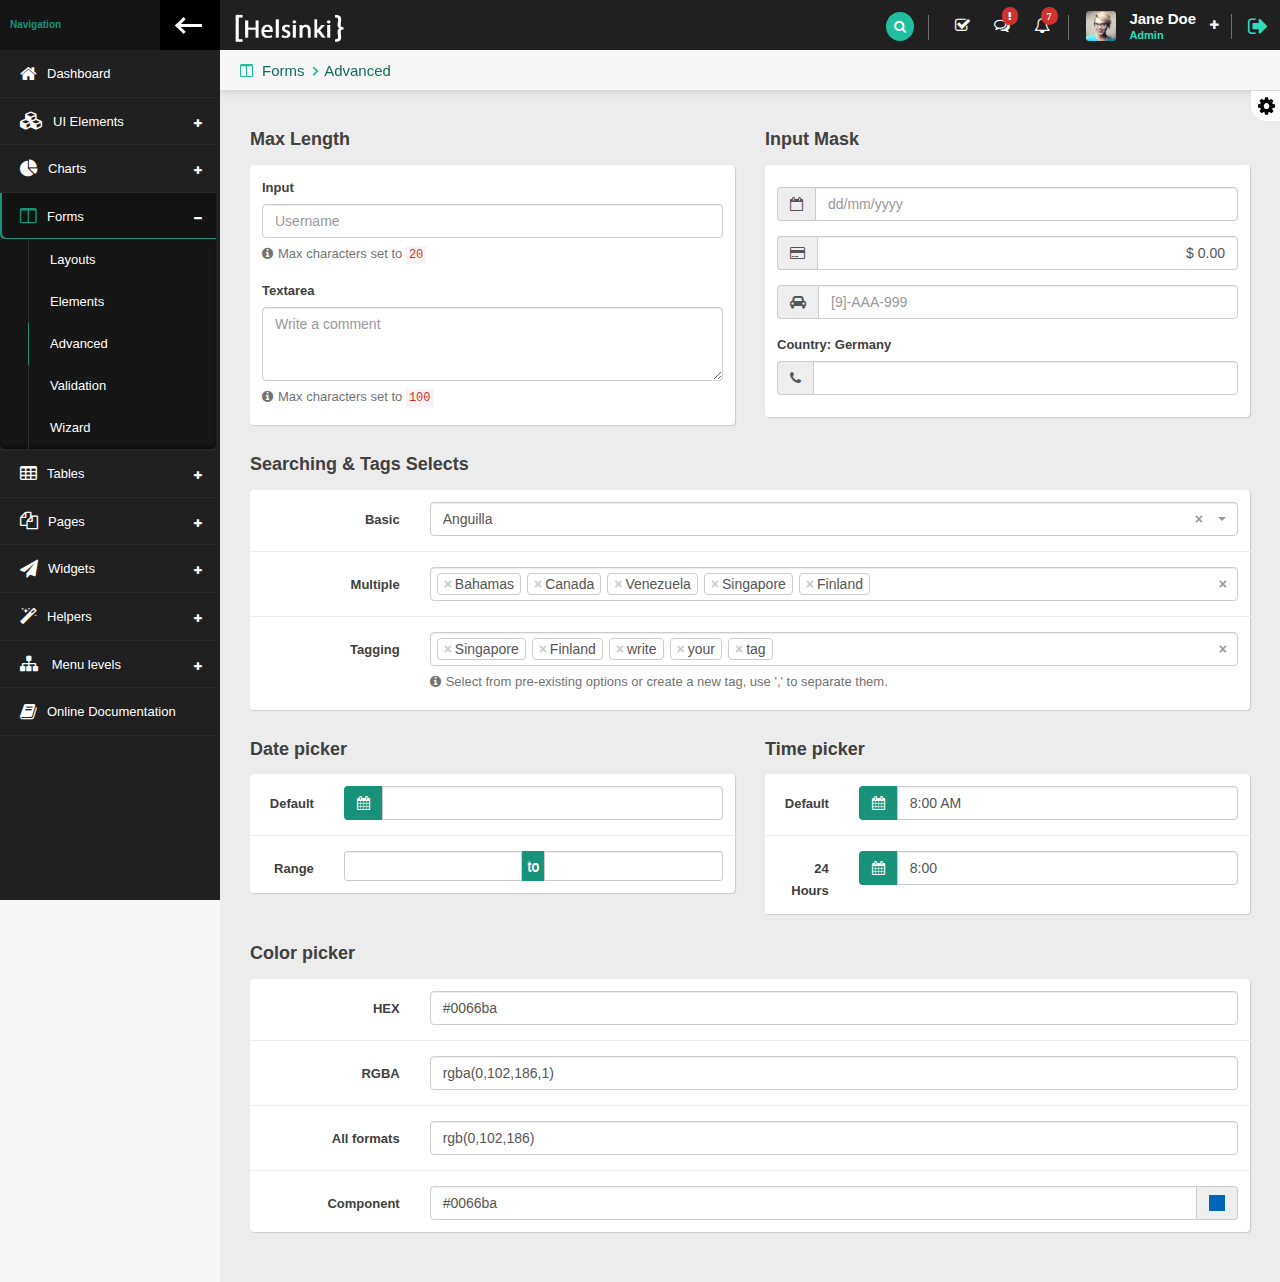
<file: library Management/assets/forms_advanced.html>
<!doctype html>
<html lang="en" class="fixed left-sidebar-top">


<!-- Mirrored from myiideveloper.com/helsinki/last-version/helsinki_green-dark/src/forms_advanced.html by HTTrack Website Copier/3.x [XR&CO'2014], Tue, 05 Mar 2019 13:05:56 GMT -->
<head>
    <meta charset="UTF-8">
    <meta name="viewport" content="width=device-width, initial-scale=1.0, maximum-scale=1.0, user-scalable=no" />
    <title>Helsinki</title>
    <link rel="apple-touch-icon" sizes="120x120" href="favicon/apple-icon-120x120.png">
    <link rel="icon" type="image/png" sizes="192x192" href="favicon/android-icon-192x192.png">
    <link rel="icon" type="image/png" sizes="32x32" href="favicon/favicon-32x32.png">
    <link rel="icon" type="image/png" sizes="16x16" href="favicon/favicon-16x16.png">
    <!--load progress bar-->
    <script src="vendor/pace/pace.min.js"></script>
    <link href="vendor/pace/pace-theme-minimal.css" rel="stylesheet" />
    <!--BASIC css-->
    <!-- ========================================================= -->
    <link rel="stylesheet" href="vendor/bootstrap/css/bootstrap.css">
    <link rel="stylesheet" href="vendor/font-awesome/css/font-awesome.css">
    <link rel="stylesheet" href="vendor/animate.css/animate.css">
    <!--SECTION css-->
    <!-- ========================================================= -->
    <!--Select with searching & tagging-->
    <link rel="stylesheet" href="vendor/select2/css/select2.min.css">
    <link rel="stylesheet" href="vendor/select2/css/select2-bootstrap.min.css">
    <!--Date picker-->
    <link rel="stylesheet" href="vendor/bootstrap_date-picker/css/bootstrap-datepicker3.min.css">
    <!--Time picker-->
    <link rel="stylesheet" href="vendor/bootstrap_time-picker/css/timepicker.css">
    <!--Color picker-->
    <link rel="stylesheet" href="vendor/bootstrap_color-picker/css/bootstrap-colorpicker.min.css">
    <!--TEMPLATE css-->
    <!-- ========================================================= -->
    <link rel="stylesheet" href="stylesheets/css/style.css">
</head>

<body>
<div class="wrap">
    <!-- page HEADER -->
    <!-- ========================================================= -->
    <div class="page-header">
        <!-- LEFTSIDE header -->
        <div class="leftside-header">
            <div class="logo">
                <a href="index.html" class="on-click">
                    <img alt="logo" src="images/header-logo.png" />
                </a>
            </div>
            <div id="menu-toggle" class="visible-xs toggle-left-sidebar" data-toggle-class="left-sidebar-open" data-target="html">
                <i class="fa fa-bars" aria-label="Toggle sidebar"></i>
            </div>
        </div>
        <!-- RIGHTSIDE header -->
        <div class="rightside-header">
            <div class="header-middle"></div>
            <!--SEARCH HEADERBOX-->
            <div class="header-section" id="search-headerbox">
                <input type="text" name="search" id="search" placeholder="Search...">
                <i class="fa fa-search search" id="search-icon" aria-hidden="true"></i>
                <div class="header-separator"></div>
            </div>
            <!--NOCITE HEADERBOX-->
            <div class="header-section hidden-xs" id="notice-headerbox">
                <!--check list-->
                <div class="notice" id="checklist-notice">
                    <i class="fa fa-check-square-o" aria-hidden="true"></i>
                    <div class="dropdown-box basic">
                        <div class="drop-header">
                            <h3><i class="fa fa-check-square-o" aria-hidden="true"></i> To-Do List</h3>
                        </div>
                        <div class="drop-content">
                            <div class="widget-list list-to-do">
                                <ul>
                                    <li>
                                        <div class="checkbox-custom checkbox-primary">
                                            <input type="checkbox" id="check-s1" value="option1">
                                            <label class="check" for="check-s1">Accusantium eveniet ipsam neque</label>
                                        </div>
                                    </li>
                                    <li>
                                        <div class="checkbox-custom checkbox-primary">
                                            <input type="checkbox" id="check-s2" value="option1" checked>
                                            <label class="check" for="check-s2">Lorem ipsum dolor sit</label>
                                        </div>
                                    </li>
                                    <li>
                                        <div class="checkbox-custom checkbox-primary">
                                            <input type="checkbox" id="check-s3" value="option1">
                                            <label class="check" for="check-s3">Dolor eligendi in ipsum sapiente</label>
                                        </div>
                                    </li>
                                    <li>
                                        <div class="checkbox-custom checkbox-primary">
                                            <input type="checkbox" id="check-s4" value="option1">
                                            <label class="check" for="check-s4">Natus recusandae vel</label>
                                        </div>
                                    </li>
                                    <li>
                                        <div class="checkbox-custom checkbox-primary">
                                            <input type="checkbox" id="check-s5" value="option1">
                                            <label class="check" for="check-s5">Adipisci amet officia tempore ut</label>
                                        </div>
                                    </li>
                                </ul>
                            </div>
                        </div>
                        <div class="drop-footer">
                            <a>See all Items</a>
                        </div>
                    </div>
                </div>
                <!--messages-->
                    <div class="notice" id="messages-notice">
                        <i class="fa fa-comments-o" aria-hidden="true"><span class="badge badge-xs badge-top-right x-danger"><i class="fa fa-exclamation"></i></span>
                        </i>
                        <div class="dropdown-box basic">
                            <div class="drop-header ">
                                <h3><i class="fa fa-comments" aria-hidden="true"></i> Messages</h3>
                                <span class="badge x-danger b-rounded">120</span>
                            </div>
                            <div class="drop-content">
                                <div class="widget-list list-left-element">
                                    <ul>
                                        <li>
                                            <a href="#">
                                                <div class="left-element"><img alt="profile photo" src="images/avatar/avatar_1.jpg" /></div>
                                                <div class="text">
                                                    <span class="title">John Doe</span>
                                                    <span class="subtitle">hello world</span>
                                                </div>
                                            </a>
                                        </li>
                                        <li>
                                            <a href="#">
                                                <div class="left-element"><img alt="profile photo" src="images/avatar/avatar_2.jpg" /></div>
                                                <div class="text">
                                                    <span class="title">Alice Smith</span>
                                                    <span class="subtitle">hello world</span>
                                                </div>
                                            </a>
                                        </li>
                                        <li>
                                            <a href="#">
                                                <div class="left-element"><img alt="profile photo" src="images/avatar/avatar_3.jpg" /></div>
                                                <div class="text">
                                                    <span class="title">Klaus Wolf</span>
                                                    <span class="subtitle">hello world</span>
                                                </div>
                                            </a>
                                        </li>
                                        <li>
                                            <a href="#">
                                                <div class="left-element"><img alt="profile photo" src="images/avatar/avatar_4.jpg" /></div>
                                                <div class="text">
                                                    <span class="title">Sun Li</span>
                                                    <span class="subtitle">hello world</span>
                                                </div>
                                            </a>
                                        </li>
                                        <li>
                                            <a href="#">
                                                <div class="left-element"><img alt="profile photo" src="images/avatar/avatar_5.jpg" /></div>
                                                <div class="text">
                                                    <span class="title">Sonia Valera</span>
                                                    <span class="subtitle">hello world</span>
                                                </div>
                                            </a>
                                        </li>
                                    </ul>
                                </div>
                            </div>
                            <div class="drop-footer">
                                <a>See all messages</a>
                            </div>
                        </div>
                    </div>
                <!--alerts notices-->
                <div class="notice" id="alerts-notice">
                    <i class="fa fa-bell-o" aria-hidden="true"><span class="badge badge-xs badge-top-right x-danger">7</span></i>

                    <div class="dropdown-box basic">
                        <div class="drop-header">
                            <h3><i class="fa fa-bell-o" aria-hidden="true"></i> Notifications</h3>
                            <span class="badge x-danger b-rounded">7</span>

                        </div>
                        <div class="drop-content">
                            <div class="widget-list list-left-element list-sm">
                                <ul>
                                    <li>
                                        <a href="#">
                                            <div class="left-element"><i class="fa fa-warning color-warning"></i></div>
                                            <div class="text">
                                                <span class="title">8 Bugs</span>
                                                <span class="subtitle">reported today</span>
                                            </div>
                                        </a>
                                    </li>
                                    <li>
                                        <a href="#">
                                            <div class="left-element"><i class="fa fa-flag color-danger"></i></div>
                                            <div class="text">
                                                <span class="title">Error</span>
                                                <span class="subtitle">sevidor C down</span>
                                            </div>
                                        </a>
                                    </li>
                                    <li>
                                        <a href="#">
                                            <div class="left-element"><i class="fa fa-cog color-dark"></i></div>
                                            <div class="text">
                                                <span class="title">New Configuration</span>
                                                <span class="subtitle"></span>
                                            </div>
                                        </a>
                                    </li>
                                    <li>
                                        <a href="#">
                                            <div class="left-element"><i class="fa fa-tasks color-success"></i></div>
                                            <div class="text">
                                                <span class="title">14 Task</span>
                                                <span class="subtitle">completed</span>
                                            </div>
                                        </a>
                                    </li>
                                    <li>
                                        <a href="#">
                                            <div class="left-element"><i class="fa fa-envelope color-primary"></i></div>
                                            <div class="text">
                                                <span class="title">21 Menssage</span>
                                                <span class="subtitle"> (see more)</span>
                                            </div>
                                        </a>
                                    </li>
                                </ul>
                            </div>
                        </div>
                        <div class="drop-footer">
                            <a>See all notifications</a>
                        </div>
                    </div>
                </div>
                <div class="header-separator"></div>
            </div>
            <!--USER HEADERBOX -->
            <div class="header-section" id="user-headerbox">
                <div class="user-header-wrap">
                    <div class="user-photo">
                        <img alt="profile photo" src="images/avatar/avatar_user.jpg" />
                    </div>
                    <div class="user-info">
                        <span class="user-name">Jane Doe</span>
                        <span class="user-profile">Admin</span>
                    </div>
                    <i class="fa fa-plus icon-open" aria-hidden="true"></i>
                    <i class="fa fa-minus icon-close" aria-hidden="true"></i>
                </div>
                <div class="user-options dropdown-box">
                    <div class="drop-content basic">
                        <ul>
                            <li> <a href="pages_user-profile.html"><i class="fa fa-user" aria-hidden="true"></i> Profile</a></li>
                            <li> <a href="pages_lock-screen.html"><i class="fa fa-lock" aria-hidden="true"></i> Lock Screen</a></li>
                            <li><a href="#"><i class="fa fa-cog" aria-hidden="true"></i> Configurations</a></li>
                        </ul>
                    </div>
                </div>
            </div>
            <div class="header-separator"></div>
            <!--Log out -->
            <div class="header-section">
                <a href="pages_sign-in.html" data-toggle="tooltip" data-placement="left" title="Logout"><i class="fa fa-sign-out log-out" aria-hidden="true"></i></a>
            </div>
        </div>
    </div>
    <!-- page BODY -->
    <!-- ========================================================= -->
    <div class="page-body">
        <!-- LEFT SIDEBAR -->
        <!-- ========================================================= -->
        <div class="left-sidebar">
            <!-- left sidebar HEADER -->
            <div class="left-sidebar-header">
                <div class="left-sidebar-title">Navigation</div>
                <div class="left-sidebar-toggle c-hamburger c-hamburger--htla hidden-xs" data-toggle-class="left-sidebar-collapsed" data-target="html">
                    <span></span>
                </div>
            </div>
            <!-- NAVIGATION -->
            <!-- ========================================================= -->
            <div id="left-nav" class="nano">
                <div class="nano-content">
                    <nav>
                        <ul class="nav nav-left-lines" id="main-nav">
                            <!--HOME-->
                            <li><a href="index.html"><i class="fa fa-home" aria-hidden="true"></i><span>Dashboard</span></a></li>
                            <!--UI ELEMENTENTS-->
                            <li class="has-child-item close-item">
                                <a><i class="fa fa-cubes" aria-hidden="true"></i><span>UI Elements</span></a>
                                <ul class="nav child-nav level-1">
                                    <li><a href="ui-elements_panels.html">Panels</a></li>
                                    <li><a href="ui-elements_accordions.html">Accordions</a></li>
                                    <li><a href="ui-elements_tabs.html">Tabs</a></li>
                                    <li><a href="ui-elements_buttons.html">Buttons</a></li>
                                    <li><a href="ui-elements_typography.html">Typography</a></li>
                                    <li><a href="ui-elements_alerts.html">Alerts</a></li>
                                    <li><a href="ui-elements_modals.html">Modals</a></li>
                                    <li><a href="ui-elements_lightbox.html">Lightbox</a></li>
                                    <li class="has-child-item close-item">
                                        <a>Notifications</a>
                                        <ul class="nav child-nav level-2 ">
                                            <li><a href="ui-elements_notifications-pnotify.html">PNotify</a></li>
                                            <li><a href="ui-elements_notifications-toastr.html">Toastr</a></li>
                                        </ul>
                                    </li>
                                    <li><a href="ui-elements_animations-appear.html">Animations</a></li>
                                    <li><a href="ui-elements_badges-tags.html">Badge & Tags</a></li>
                                </ul>
                            </li>
                            <!--CHARTS-->
                            <li class="has-child-item close-item">
                                <a><i class="fa fa-pie-chart" aria-hidden="true"></i><span>Charts</span></a>
                                <ul class="nav child-nav level-1">
                                    <li><a href="charts_chart-js.html">CharJS</a></li>
                                    <li><a href="charts_morris.html">Morris</a></li>
                                    <li><a href="charts_peity.html">Peity</a></li>
                                </ul>
                            </li>
                            <!--FORMS-->
                            <li class="has-child-item open-item active-item">
                                <a><i class="fa fa-columns" aria-hidden="true"></i><span>Forms</span></a>
                                <ul class="nav child-nav level-1">
                                    <li><a href="forms_layouts.html">Layouts</a></li>
                                    <li><a href="forms_elements.html">Elements</a></li>
                                    <li class="active-item"><a href="forms_advanced.html">Advanced</a></li>
                                    <li><a href="forms_validation.html">Validation</a></li>
                                    <li><a href="forms_wizard.html">Wizard</a></li>
                                </ul>
                            </li>
                            <!--TABLES-->
                            <li class="has-child-item close-item">
                                <a><i class="fa fa-table" aria-hidden="true"></i><span>Tables</span></a>
                                <ul class="nav child-nav level-1">
                                    <li><a href="tables_basic.html">Basic</a></li>
                                    <li><a href="tables_data-tables.html">DataTable</a></li>
                                    <li><a href="tables_responsive.html">Responsive</a></li>
                                </ul>
                            </li>
                            <!--PAGES-->
                            <li class="has-child-item close-item">
                                <a><i class="fa fa-files-o" aria-hidden="true"></i><span>Pages</span></a>
                                <ul class="nav child-nav level-1">
                                    <li><a href="pages_sign-in.html">Sign in</a></li>
                                    <li><a href="pages_register.html">Register</a></li>
                                    <li><a href="pages_lock-screen.html">Lock screen</a></li>
                                    <li><a href="pages_forgot-password.html">Forgot password</a></li>
                                    <li class="has-child-item close-item">
                                        <a>Error pages</a>
                                        <ul class="nav child-nav level-2 ">
                                            <li><a href="pages_error-404-content.html">Error 404 content</a></li>
                                            <li><a href="pages_error-404.html">Error 404 page</a></li>
                                            <li><a href="pages_error-500.html">Error 500</a></li>
                                        </ul>
                                    </li>
                                    <li><a href="pages_faq.html">FAQ</a></li>
                                    <li><a href="pages_user-profile.html">User profile</a></li>
                                    <li class="has-child-item close-item">
                                        <a>Search results</a>
                                        <ul class="nav child-nav level-2 ">
                                            <li><a href="pages_search-results-list.html">List style</a></li>
                                            <li><a href="pages_search-results-grid.html">Grid Style</a></li>
                                        </ul>
                                    </li>
                                    <li class="has-child-item close-item">
                                        <a>Projects</a>
                                        <ul class="nav child-nav level-2 ">
                                            <li><a href="pages_project-list.html">List</a></li>
                                            <li><a href="pages_project-detail.html">Detail</a></li>
                                        </ul>
                                    </li>

                                </ul>
                            </li>
                            <!--WIDGETS-->
                            <li class="has-child-item close-item">
                                <a><i class="fa fa-paper-plane" aria-hidden="true"></i><span>Widgets</span></a>
                                <ul class="nav child-nav level-1">
                                    <li><a href="widgets_boxes.html">Boxes</a></li>
                                    <li><a href="widgets_lists.html">Lists</a></li>
                                    <li><a href="widgets_posts.html">Posts</a></li>
                                    <li><a href="widgets_timelines.html">Timelines</a></li>
                                </ul>
                            </li>
                            <!--HELPERS-->
                            <li class="has-child-item close-item">
                                <a><i class="fa fa-magic" aria-hidden="true"></i><span>Helpers</span></a>
                                <ul class="nav child-nav level-1">
                                    <li><a href="helpers_background-border.html">Background & Border</a></li>
                                    <li><a href="helpers_margin-padding.html">Margin & Padding</a></li>
                                </ul>
                            </li>
                            <!--MENU LEVELS-->
                            <li class=" has-child-item close-item">
                                <a>
                                    <i class="fa fa-sitemap" aria-hidden="true"></i>
                                    <span>Menu levels</span>
                                </a>
                                <ul class="nav child-nav level-1">
                                    <li><a>First Item</a></li>
                                    <li class="has-child-item close-item">
                                        <a>Second Item</a>
                                        <ul class="nav child-nav level-2 ">
                                            <li><a href="#">Option 1</a></li>
                                            <li><a href="#">Option 2</a></li>
                                            <li class="has-child-item close-item">
                                                <a>Option 3</a>
                                                <ul class="nav child-nav level-3 ">
                                                    <li><a href="#">Item 1</a></li>
                                                    <li><a href="#">Item 2</a></li>
                                                    <li><a href="#">Item 3</a></li>
                                                </ul>
                                            </li>
                                        </ul>
                                    </li>
                                    <li><a>Third Item</a></li>
                                    <li class="has-child-item close-item">
                                        <a>Fourth Item</a>
                                        <ul class="nav child-nav level-2 ">
                                            <li><a href="#">Option 1</a></li>
                                            <li><a href="#">Option 2</a></li>
                                            <li class="has-child-item close-item">
                                                <a>Option 3</a>
                                                <ul class="nav child-nav level-3 ">
                                                    <li><a href="#">Item 1</a></li>
                                                    <li><a href="#">Item 2</a></li>
                                                    <li><a href="#">Item 3</a></li>
                                                </ul>
                                            </li>
                                        </ul>
                                    </li>
                                </ul>
                            </li>
                             <!--DOCUMENTATION-->
                            <li><a target="_blank" href="http://myiideveloper.com/helsinki/last-version/documentation/index.html"><i class="fa fa-book" aria-hidden="true"></i><span>Online Documentation</span></a></li>

                        </ul>
                    </nav>
                </div>
            </div>
        </div>
        <!-- CONTENT -->
        <!-- ========================================================= -->
        <div class="content">
            <!-- content HEADER -->
            <!-- ========================================================= -->
            <div class="content-header">
                <!-- leftside content header -->
                <div class="leftside-content-header">
                    <ul class="breadcrumbs">
                        <li><i class="fa fa-columns" aria-hidden="true"></i><a href="#">Forms</a></li>
                        <li><a>Advanced</a></li>
                    </ul>
                </div>
            </div>
            <!-- =-=-=-=-=-=-=-=-=-=-=-=-=-=-=-=-=-=-=-=-=-=-=-=-=-=-=-=-=-=-=-=-=-=-=-=-=-=-=-=-=-=-=-=-=-=-=-=-=-=-= -->
            <div class="row animated fadeInUp">
                <!--MAX LENGTH-->
                <div class="col-sm-6">
                    <h4 class="section-subtitle"><b>Max Length</b></h4>
                    <div class="panel">
                        <div class="panel-content">
                            <div class="row">
                                <div class="col-md-12">
                                    <form class="">
                                        <!--INPUT max length-->
                                        <div class="form-group">
                                            <label for="inputMaxLength" class="control-label">Input</label>
                                            <input type="text" class="form-control" id="inputMaxLength" placeholder="Username" maxlength="20">
                                            <span class="help-block"><i class="fa fa-info-circle mr-xs"></i>Max characters set to <span class="code">20</span></span>
                                        </div>
                                        <!--TEXTAREA max length-->
                                        <div class="form-group">
                                            <label for="textareaMaxLength" class="control-label">Textarea</label>
                                            <textarea class="form-control" rows="3" id="textareaMaxLength" placeholder="Write a comment" maxlength="100"></textarea>
                                            <span class="help-block"><i class="fa fa-info-circle mr-xs"></i>Max characters set to <span class="code">100</span></span>
                                        </div>
                                    </form>
                                </div>
                            </div>
                        </div>
                    </div>
                </div>
                <!-- =-=-=-=-=-=-=-=-=-=-=-=-=-=-=-=-=-=-=-=-=-=-=-=-=-=-=-=-=-=-=-=-=-=-=-=-=-=-=-=-=-=-=-=-=-=-=-=-=-=-= -->
                <!--INPUT MASK-->
                <div class="col-sm-6">
                    <h4 class="section-subtitle"><b>Input Mask</b></h4>
                    <div class="panel">
                        <div class="panel-content">
                            <div class="row">
                                <div class="col-md-12">
                                    <form>
                                        <!--DATE mask-->
                                        <div class="form-group">
                                            <div class="input-group mt-sm mb-sm">
                                                <span class="input-group-addon"><i class="fa fa-calendar-o"></i></span>
                                                <input type="text" class="form-control" id="date-mask" placeholder="dd/mm/yyyy">
                                            </div>
                                        </div>
                                        <!--CURRENCY mask-->
                                        <div class="form-group">
                                            <div class="input-group mb-sm">
                                                <span class="input-group-addon"><i class="fa fa-credit-card"></i></span>
                                                <input type="text" class="form-control" id="currency-mask">
                                            </div>
                                        </div>
                                        <!--LICENSE CAR mask-->
                                        <div class="form-group">
                                            <div class="input-group mb-sm">
                                                <span class="input-group-addon"><i class="fa fa-car"></i></span>
                                                <input type="text" class="form-control" id="license-mask" placeholder="[9]-AAA-999">
                                            </div>
                                        </div>
                                        <!--PHONE mask-->
                                        <div class="form-group">
                                            <label for="phone-mask">Country: <span id="country-name">Germany</span></label>
                                            <div class="input-group mb-sm">
                                                <span class="input-group-addon"><i class="fa fa-phone"></i></span>
                                                <input type="text" class="form-control" id="phone-mask" value="49">
                                            </div>
                                        </div>
                                    </form>
                                </div>
                            </div>
                        </div>
                    </div>
                </div>
                <!-- =-=-=-=-=-=-=-=-=-=-=-=-=-=-=-=-=-=-=-=-=-=-=-=-=-=-=-=-=-=-=-=-=-=-=-=-=-=-=-=-=-=-=-=-=-=-=-=-=-=-= -->
                <!--SELECTS-->
                <div class="col-sm-12">
                    <h4 class="section-subtitle"><b>Searching & Tags Selects</b></h4>
                    <div class="panel">
                        <div class="panel-content">
                            <div class="row">
                                <div class="col-md-12">
                                    <form class="form-horizontal form-stripe">
                                        <!--BASIC-->
                                        <div class="form-group">
                                            <label for="select2-example-basic" class="col-sm-2 control-label">Basic</label>
                                            <div class="col-sm-10">
                                                <select name="country" id="select2-example-basic" class="form-control" style="width: 100%">
                                                    <optgroup label="AMERICA">
                                                        <option value="AI" label="Anguilla">Anguilla</option>
                                                        <option value="AG" label="Antigua and Barbuda">Antigua and Barbuda</option>
                                                        <option value="AR" label="Argentina">Argentina</option>
                                                        <option value="AW" label="Aruba">Aruba</option>
                                                        <option value="BS" label="Bahamas">Bahamas</option>
                                                        <option value="BB" label="Barbados">Barbados</option>
                                                        <option value="BZ" label="Belize">Belize</option>
                                                        <option value="BM" label="Bermuda">Bermuda</option>
                                                        <option value="BO" label="Bolivia">Bolivia</option>
                                                        <option value="BR" label="Brazil">Brazil</option>
                                                        <option value="VG" label="British Virgin Islands">British Virgin Islands</option>
                                                        <option value="CA" label="Canada">Canada</option>
                                                        <option value="KY" label="Cayman Islands">Cayman Islands</option>
                                                        <option value="CL" label="Chile">Chile</option>
                                                        <option value="CO" label="Colombia">Colombia</option>
                                                        <option value="CR" label="Costa Rica">Costa Rica</option>
                                                        <option value="CU" label="Cuba">Cuba</option>
                                                        <option value="DM" label="Dominica">Dominica</option>
                                                        <option value="DO" label="Dominican Republic">Dominican Republic</option>
                                                        <option value="EC" label="Ecuador">Ecuador</option>
                                                        <option value="SV" label="El Salvador">El Salvador</option>
                                                        <option value="FK" label="Falkland Islands">Falkland Islands</option>
                                                        <option value="GF" label="French Guiana">French Guiana</option>
                                                        <option value="GL" label="Greenland">Greenland</option>
                                                        <option value="GD" label="Grenada">Grenada</option>
                                                        <option value="GP" label="Guadeloupe">Guadeloupe</option>
                                                        <option value="GT" label="Guatemala">Guatemala</option>
                                                        <option value="GY" label="Guyana">Guyana</option>
                                                        <option value="HT" label="Haiti">Haiti</option>
                                                        <option value="HN" label="Honduras">Honduras</option>
                                                        <option value="JM" label="Jamaica">Jamaica</option>
                                                        <option value="MQ" label="Martinique">Martinique</option>
                                                        <option value="MX" label="Mexico">Mexico</option>
                                                        <option value="MS" label="Montserrat">Montserrat</option>
                                                        <option value="AN" label="Netherlands Antilles">Netherlands Antilles</option>
                                                        <option value="NI" label="Nicaragua">Nicaragua</option>
                                                        <option value="PA" label="Panama">Panama</option>
                                                        <option value="PY" label="Paraguay">Paraguay</option>
                                                        <option value="PE" label="Peru">Peru</option>
                                                        <option value="PR" label="Puerto Rico">Puerto Rico</option>
                                                        <option value="BL" label="Saint Barthélemy">Saint Barthélemy</option>
                                                        <option value="KN" label="Saint Kitts and Nevis">Saint Kitts and Nevis</option>
                                                        <option value="LC" label="Saint Lucia">Saint Lucia</option>
                                                        <option value="MF" label="Saint Martin">Saint Martin</option>
                                                        <option value="PM" label="Saint Pierre and Miquelon">Saint Pierre and Miquelon</option>
                                                        <option value="VC" label="Saint Vincent and the Grenadines">Saint Vincent and the Grenadines</option>
                                                        <option value="SR" label="Suriname">Suriname</option>
                                                        <option value="TT" label="Trinidad and Tobago">Trinidad and Tobago</option>
                                                        <option value="TC" label="Turks and Caicos Islands">Turks and Caicos Islands</option>
                                                        <option value="VI" label="U.S. Virgin Islands">U.S. Virgin Islands</option>
                                                        <option value="US" label="United States">United States</option>
                                                        <option value="UY" label="Uruguay">Uruguay</option>
                                                        <option value="VE" label="Venezuela">Venezuela</option>
                                                    </optgroup>
                                                    <optgroup label="ASIA">
                                                        <option value="AF" label="Afghanistan">Afghanistan</option>
                                                        <option value="AM" label="Armenia">Armenia</option>
                                                        <option value="AZ" label="Azerbaijan">Azerbaijan</option>
                                                        <option value="BH" label="Bahrain">Bahrain</option>
                                                        <option value="BD" label="Bangladesh">Bangladesh</option>
                                                        <option value="BT" label="Bhutan">Bhutan</option>
                                                        <option value="BN" label="Brunei">Brunei</option>
                                                        <option value="KH" label="Cambodia">Cambodia</option>
                                                        <option value="CN" label="China">China</option>
                                                        <option value="CY" label="Cyprus">Cyprus</option>
                                                        <option value="GE" label="Georgia">Georgia</option>
                                                        <option value="HK" label="Hong Kong SAR China">Hong Kong SAR China</option>
                                                        <option value="IN" label="India">India</option>
                                                        <option value="ID" label="Indonesia">Indonesia</option>
                                                        <option value="IR" label="Iran">Iran</option>
                                                        <option value="IQ" label="Iraq">Iraq</option>
                                                        <option value="IL" label="Israel">Israel</option>
                                                        <option value="JP" label="Japan">Japan</option>
                                                        <option value="JO" label="Jordan">Jordan</option>
                                                        <option value="KZ" label="Kazakhstan">Kazakhstan</option>
                                                        <option value="KW" label="Kuwait">Kuwait</option>
                                                        <option value="KG" label="Kyrgyzstan">Kyrgyzstan</option>
                                                        <option value="LA" label="Laos">Laos</option>
                                                        <option value="LB" label="Lebanon">Lebanon</option>
                                                        <option value="MO" label="Macau SAR China">Macau SAR China</option>
                                                        <option value="MY" label="Malaysia">Malaysia</option>
                                                        <option value="MV" label="Maldives">Maldives</option>
                                                        <option value="MN" label="Mongolia">Mongolia</option>
                                                        <option value="MM" label="Myanmar [Burma]">Myanmar [Burma]</option>
                                                        <option value="NP" label="Nepal">Nepal</option>
                                                        <option value="NT" label="Neutral Zone">Neutral Zone</option>
                                                        <option value="KP" label="North Korea">North Korea</option>
                                                        <option value="OM" label="Oman">Oman</option>
                                                        <option value="PK" label="Pakistan">Pakistan</option>
                                                        <option value="PS" label="Palestinian Territories">Palestinian Territories</option>
                                                        <option value="YD" label="People's Democratic Republic of Yemen">People's Democratic Republic of Yemen</option>
                                                        <option value="PH" label="Philippines">Philippines</option>
                                                        <option value="QA" label="Qatar">Qatar</option>
                                                        <option value="SA" label="Saudi Arabia">Saudi Arabia</option>
                                                        <option value="SG" label="Singapore">Singapore</option>
                                                        <option value="KR" label="South Korea">South Korea</option>
                                                        <option value="LK" label="Sri Lanka">Sri Lanka</option>
                                                        <option value="SY" label="Syria">Syria</option>
                                                        <option value="TW" label="Taiwan">Taiwan</option>
                                                        <option value="TJ" label="Tajikistan">Tajikistan</option>
                                                        <option value="TH" label="Thailand">Thailand</option>
                                                        <option value="TL" label="Timor-Leste">Timor-Leste</option>
                                                        <option value="TR" label="Turkey">Turkey</option>
                                                        <option value="™" label="Turkmenistan">Turkmenistan</option>
                                                        <option value="AE" label="United Arab Emirates">United Arab Emirates</option>
                                                        <option value="UZ" label="Uzbekistan">Uzbekistan</option>
                                                        <option value="VN" label="Vietnam">Vietnam</option>
                                                        <option value="YE" label="Yemen">Yemen</option>
                                                    </optgroup>
                                                    <optgroup label="EUROPE">
                                                        <option value="AL" label="Albania">Albania</option>
                                                        <option value="AD" label="Andorra">Andorra</option>
                                                        <option value="AT" label="Austria">Austria</option>
                                                        <option value="BY" label="Belarus">Belarus</option>
                                                        <option value="BE" label="Belgium">Belgium</option>
                                                        <option value="BA" label="Bosnia and Herzegovina">Bosnia and Herzegovina</option>
                                                        <option value="BG" label="Bulgaria">Bulgaria</option>
                                                        <option value="HR" label="Croatia">Croatia</option>
                                                        <option value="CY" label="Cyprus">Cyprus</option>
                                                        <option value="CZ" label="Czech Republic">Czech Republic</option>
                                                        <option value="DK" label="Denmark">Denmark</option>
                                                        <option value="DD" label="East Germany">East Germany</option>
                                                        <option value="EE" label="Estonia">Estonia</option>
                                                        <option value="FO" label="Faroe Islands">Faroe Islands</option>
                                                        <option value="FI" label="Finland">Finland</option>
                                                        <option value="FR" label="France">France</option>
                                                        <option value="DE" label="Germany">Germany</option>
                                                        <option value="GI" label="Gibraltar">Gibraltar</option>
                                                        <option value="GR" label="Greece">Greece</option>
                                                        <option value="GG" label="Guernsey">Guernsey</option>
                                                        <option value="HU" label="Hungary">Hungary</option>
                                                        <option value="IS" label="Iceland">Iceland</option>
                                                        <option value="IE" label="Ireland">Ireland</option>
                                                        <option value="IM" label="Isle of Man">Isle of Man</option>
                                                        <option value="IT" label="Italy">Italy</option>
                                                        <option value="JE" label="Jersey">Jersey</option>
                                                        <option value="LV" label="Latvia">Latvia</option>
                                                        <option value="LI" label="Liechtenstein">Liechtenstein</option>
                                                        <option value="LT" label="Lithuania">Lithuania</option>
                                                        <option value="LU" label="Luxembourg">Luxembourg</option>
                                                        <option value="MK" label="Macedonia">Macedonia</option>
                                                        <option value="MT" label="Malta">Malta</option>
                                                        <option value="FX" label="Metropolitan France">Metropolitan France</option>
                                                        <option value="MD" label="Moldova">Moldova</option>
                                                        <option value="MC" label="Monaco">Monaco</option>
                                                        <option value="ME" label="Montenegro">Montenegro</option>
                                                        <option value="NL" label="Netherlands">Netherlands</option>
                                                        <option value="NO" label="Norway">Norway</option>
                                                        <option value="PL" label="Poland">Poland</option>
                                                        <option value="PT" label="Portugal">Portugal</option>
                                                        <option value="RO" label="Romania">Romania</option>
                                                        <option value="RU" label="Russia">Russia</option>
                                                        <option value="SM" label="San Marino">San Marino</option>
                                                        <option value="RS" label="Serbia">Serbia</option>
                                                        <option value="CS" label="Serbia and Montenegro">Serbia and Montenegro</option>
                                                        <option value="SK" label="Slovakia">Slovakia</option>
                                                        <option value="SI" label="Slovenia">Slovenia</option>
                                                        <option value="ES" label="Spain">Spain</option>
                                                        <option value="SJ" label="Svalbard and Jan Mayen">Svalbard and Jan Mayen</option>
                                                        <option value="SE" label="Sweden">Sweden</option>
                                                        <option value="CH" label="Switzerland">Switzerland</option>
                                                        <option value="UA" label="Ukraine">Ukraine</option>
                                                        <option value="SU" label="Union of Soviet Socialist Republics">Union of Soviet Socialist Republics</option>
                                                        <option value="GB" label="United Kingdom">United Kingdom</option>
                                                        <option value="VA" label="Vatican City">Vatican City</option>
                                                        <option value="AX" label="Åland Islands">Åland Islands</option>
                                                    </optgroup>
                                                </select>
                                            </div>
                                        </div>
                                        <!--MULTIPLE-->
                                        <div class="form-group">
                                            <label for="select2-example-multiple" class="col-sm-2 control-label">Multiple</label>
                                            <div class="col-sm-10">
                                                <select name="country" id="select2-example-multiple" class="form-control" multiple="multiple" style="width: 100%">
                                                    <optgroup label="AMERICA">
                                                        <option value="AI" label="Anguilla">Anguilla</option>
                                                        <option value="AG" label="Antigua and Barbuda">Antigua and Barbuda</option>
                                                        <option value="AR" label="Argentina">Argentina</option>
                                                        <option value="AW" label="Aruba">Aruba</option>
                                                        <option value="BS" label="Bahamas" selected="selected">Bahamas</option>
                                                        <option value="BB" label="Barbados">Barbados</option>
                                                        <option value="BZ" label="Belize">Belize</option>
                                                        <option value="BM" label="Bermuda">Bermuda</option>
                                                        <option value="BO" label="Bolivia">Bolivia</option>
                                                        <option value="BR" label="Brazil">Brazil</option>
                                                        <option value="VG" label="British Virgin Islands">British Virgin Islands</option>
                                                        <option value="CA" label="Canada" selected="selected">Canada</option>
                                                        <option value="KY" label="Cayman Islands">Cayman Islands</option>
                                                        <option value="CL" label="Chile">Chile</option>
                                                        <option value="CO" label="Colombia">Colombia</option>
                                                        <option value="CR" label="Costa Rica">Costa Rica</option>
                                                        <option value="CU" label="Cuba">Cuba</option>
                                                        <option value="DM" label="Dominica">Dominica</option>
                                                        <option value="DO" label="Dominican Republic">Dominican Republic</option>
                                                        <option value="EC" label="Ecuador">Ecuador</option>
                                                        <option value="SV" label="El Salvador">El Salvador</option>
                                                        <option value="FK" label="Falkland Islands">Falkland Islands</option>
                                                        <option value="GF" label="French Guiana">French Guiana</option>
                                                        <option value="GL" label="Greenland">Greenland</option>
                                                        <option value="GD" label="Grenada">Grenada</option>
                                                        <option value="GP" label="Guadeloupe">Guadeloupe</option>
                                                        <option value="GT" label="Guatemala">Guatemala</option>
                                                        <option value="GY" label="Guyana">Guyana</option>
                                                        <option value="HT" label="Haiti">Haiti</option>
                                                        <option value="HN" label="Honduras">Honduras</option>
                                                        <option value="JM" label="Jamaica">Jamaica</option>
                                                        <option value="MQ" label="Martinique">Martinique</option>
                                                        <option value="MX" label="Mexico">Mexico</option>
                                                        <option value="MS" label="Montserrat">Montserrat</option>
                                                        <option value="AN" label="Netherlands Antilles">Netherlands Antilles</option>
                                                        <option value="NI" label="Nicaragua">Nicaragua</option>
                                                        <option value="PA" label="Panama">Panama</option>
                                                        <option value="PY" label="Paraguay">Paraguay</option>
                                                        <option value="PE" label="Peru">Peru</option>
                                                        <option value="PR" label="Puerto Rico">Puerto Rico</option>
                                                        <option value="BL" label="Saint Barthélemy">Saint Barthélemy</option>
                                                        <option value="KN" label="Saint Kitts and Nevis">Saint Kitts and Nevis</option>
                                                        <option value="LC" label="Saint Lucia">Saint Lucia</option>
                                                        <option value="MF" label="Saint Martin">Saint Martin</option>
                                                        <option value="PM" label="Saint Pierre and Miquelon">Saint Pierre and Miquelon</option>
                                                        <option value="VC" label="Saint Vincent and the Grenadines">Saint Vincent and the Grenadines</option>
                                                        <option value="SR" label="Suriname">Suriname</option>
                                                        <option value="TT" label="Trinidad and Tobago">Trinidad and Tobago</option>
                                                        <option value="TC" label="Turks and Caicos Islands">Turks and Caicos Islands</option>
                                                        <option value="VI" label="U.S. Virgin Islands">U.S. Virgin Islands</option>
                                                        <option value="US" label="United States">United States</option>
                                                        <option value="UY" label="Uruguay">Uruguay</option>
                                                        <option value="VE" label="Venezuela" selected="selected">Venezuela</option>
                                                    </optgroup>
                                                    <optgroup label="ASIA">
                                                        <option value="AF" label="Afghanistan">Afghanistan</option>
                                                        <option value="AM" label="Armenia">Armenia</option>
                                                        <option value="AZ" label="Azerbaijan">Azerbaijan</option>
                                                        <option value="BH" label="Bahrain">Bahrain</option>
                                                        <option value="BD" label="Bangladesh">Bangladesh</option>
                                                        <option value="BT" label="Bhutan">Bhutan</option>
                                                        <option value="BN" label="Brunei">Brunei</option>
                                                        <option value="KH" label="Cambodia">Cambodia</option>
                                                        <option value="CN" label="China">China</option>
                                                        <option value="CY" label="Cyprus">Cyprus</option>
                                                        <option value="GE" label="Georgia">Georgia</option>
                                                        <option value="HK" label="Hong Kong SAR China">Hong Kong SAR China</option>
                                                        <option value="IN" label="India">India</option>
                                                        <option value="ID" label="Indonesia">Indonesia</option>
                                                        <option value="IR" label="Iran">Iran</option>
                                                        <option value="IQ" label="Iraq">Iraq</option>
                                                        <option value="IL" label="Israel">Israel</option>
                                                        <option value="JP" label="Japan">Japan</option>
                                                        <option value="JO" label="Jordan">Jordan</option>
                                                        <option value="KZ" label="Kazakhstan">Kazakhstan</option>
                                                        <option value="KW" label="Kuwait">Kuwait</option>
                                                        <option value="KG" label="Kyrgyzstan">Kyrgyzstan</option>
                                                        <option value="LA" label="Laos">Laos</option>
                                                        <option value="LB" label="Lebanon">Lebanon</option>
                                                        <option value="MO" label="Macau SAR China">Macau SAR China</option>
                                                        <option value="MY" label="Malaysia">Malaysia</option>
                                                        <option value="MV" label="Maldives">Maldives</option>
                                                        <option value="MN" label="Mongolia">Mongolia</option>
                                                        <option value="MM" label="Myanmar [Burma]">Myanmar [Burma]</option>
                                                        <option value="NP" label="Nepal">Nepal</option>
                                                        <option value="NT" label="Neutral Zone">Neutral Zone</option>
                                                        <option value="KP" label="North Korea">North Korea</option>
                                                        <option value="OM" label="Oman">Oman</option>
                                                        <option value="PK" label="Pakistan">Pakistan</option>
                                                        <option value="PS" label="Palestinian Territories">Palestinian Territories</option>
                                                        <option value="YD" label="People's Democratic Republic of Yemen">People's Democratic Republic of Yemen</option>
                                                        <option value="PH" label="Philippines">Philippines</option>
                                                        <option value="QA" label="Qatar">Qatar</option>
                                                        <option value="SA" label="Saudi Arabia">Saudi Arabia</option>
                                                        <option value="SG" label="Singapore" selected="selected">Singapore</option>
                                                        <option value="KR" label="South Korea">South Korea</option>
                                                        <option value="LK" label="Sri Lanka">Sri Lanka</option>
                                                        <option value="SY" label="Syria">Syria</option>
                                                        <option value="TW" label="Taiwan">Taiwan</option>
                                                        <option value="TJ" label="Tajikistan">Tajikistan</option>
                                                        <option value="TH" label="Thailand">Thailand</option>
                                                        <option value="TL" label="Timor-Leste">Timor-Leste</option>
                                                        <option value="TR" label="Turkey">Turkey</option>
                                                        <option value="™" label="Turkmenistan">Turkmenistan</option>
                                                        <option value="AE" label="United Arab Emirates">United Arab Emirates</option>
                                                        <option value="UZ" label="Uzbekistan">Uzbekistan</option>
                                                        <option value="VN" label="Vietnam">Vietnam</option>
                                                        <option value="YE" label="Yemen">Yemen</option>
                                                    </optgroup>
                                                    <optgroup label="EUROPE">
                                                        <option value="AL" label="Albania">Albania</option>
                                                        <option value="AD" label="Andorra">Andorra</option>
                                                        <option value="AT" label="Austria">Austria</option>
                                                        <option value="BY" label="Belarus">Belarus</option>
                                                        <option value="BE" label="Belgium">Belgium</option>
                                                        <option value="BA" label="Bosnia and Herzegovina">Bosnia and Herzegovina</option>
                                                        <option value="BG" label="Bulgaria">Bulgaria</option>
                                                        <option value="HR" label="Croatia">Croatia</option>
                                                        <option value="CY" label="Cyprus">Cyprus</option>
                                                        <option value="CZ" label="Czech Republic">Czech Republic</option>
                                                        <option value="DK" label="Denmark">Denmark</option>
                                                        <option value="DD" label="East Germany">East Germany</option>
                                                        <option value="EE" label="Estonia">Estonia</option>
                                                        <option value="FO" label="Faroe Islands">Faroe Islands</option>
                                                        <option value="FI" label="Finland" selected="selected">Finland</option>
                                                        <option value="FR" label="France">France</option>
                                                        <option value="DE" label="Germany">Germany</option>
                                                        <option value="GI" label="Gibraltar">Gibraltar</option>
                                                        <option value="GR" label="Greece">Greece</option>
                                                        <option value="GG" label="Guernsey">Guernsey</option>
                                                        <option value="HU" label="Hungary">Hungary</option>
                                                        <option value="IS" label="Iceland">Iceland</option>
                                                        <option value="IE" label="Ireland">Ireland</option>
                                                        <option value="IM" label="Isle of Man">Isle of Man</option>
                                                        <option value="IT" label="Italy">Italy</option>
                                                        <option value="JE" label="Jersey">Jersey</option>
                                                        <option value="LV" label="Latvia">Latvia</option>
                                                        <option value="LI" label="Liechtenstein">Liechtenstein</option>
                                                        <option value="LT" label="Lithuania">Lithuania</option>
                                                        <option value="LU" label="Luxembourg">Luxembourg</option>
                                                        <option value="MK" label="Macedonia">Macedonia</option>
                                                        <option value="MT" label="Malta">Malta</option>
                                                        <option value="FX" label="Metropolitan France">Metropolitan France</option>
                                                        <option value="MD" label="Moldova">Moldova</option>
                                                        <option value="MC" label="Monaco">Monaco</option>
                                                        <option value="ME" label="Montenegro">Montenegro</option>
                                                        <option value="NL" label="Netherlands">Netherlands</option>
                                                        <option value="NO" label="Norway">Norway</option>
                                                        <option value="PL" label="Poland">Poland</option>
                                                        <option value="PT" label="Portugal">Portugal</option>
                                                        <option value="RO" label="Romania">Romania</option>
                                                        <option value="RU" label="Russia">Russia</option>
                                                        <option value="SM" label="San Marino">San Marino</option>
                                                        <option value="RS" label="Serbia">Serbia</option>
                                                        <option value="CS" label="Serbia and Montenegro">Serbia and Montenegro</option>
                                                        <option value="SK" label="Slovakia">Slovakia</option>
                                                        <option value="SI" label="Slovenia">Slovenia</option>
                                                        <option value="ES" label="Spain">Spain</option>
                                                        <option value="SJ" label="Svalbard and Jan Mayen">Svalbard and Jan Mayen</option>
                                                        <option value="SE" label="Sweden">Sweden</option>
                                                        <option value="CH" label="Switzerland">Switzerland</option>
                                                        <option value="UA" label="Ukraine">Ukraine</option>
                                                        <option value="SU" label="Union of Soviet Socialist Republics">Union of Soviet Socialist Republics</option>
                                                        <option value="GB" label="United Kingdom">United Kingdom</option>
                                                        <option value="VA" label="Vatican City">Vatican City</option>
                                                        <option value="AX" label="Åland Islands">Åland Islands</option>
                                                    </optgroup>
                                                </select>
                                            </div>
                                        </div>
                                        <!--TAGS-->
                                        <div class="form-group">
                                            <label for="select2-example-tags" class="col-sm-2 control-label">Tagging</label>
                                            <div class="col-sm-10">
                                                <select name="country" id="select2-example-tags" class="form-control select-tag-primary" multiple="multiple" style="width: 100%">
                                                    <optgroup label="AMERICA">
                                                        <option value="AI" label="Anguilla">Anguilla</option>
                                                        <option value="AG" label="Antigua and Barbuda">Antigua and Barbuda</option>
                                                        <option value="AR" label="Argentina">Argentina</option>
                                                        <option value="AW" label="Aruba">Aruba</option>
                                                        <option value="BS" label="Bahamas">Bahamas</option>
                                                        <option value="BB" label="Barbados">Barbados</option>
                                                        <option value="BZ" label="Belize">Belize</option>
                                                        <option value="BM" label="Bermuda">Bermuda</option>
                                                        <option value="BO" label="Bolivia">Bolivia</option>
                                                        <option value="BR" label="Brazil">Brazil</option>
                                                        <option value="VG" label="British Virgin Islands">British Virgin Islands</option>
                                                        <option value="CA" label="Canada">Canada</option>
                                                        <option value="KY" label="Cayman Islands">Cayman Islands</option>
                                                        <option value="CL" label="Chile">Chile</option>
                                                        <option value="CO" label="Colombia">Colombia</option>
                                                        <option value="CR" label="Costa Rica">Costa Rica</option>
                                                        <option value="CU" label="Cuba">Cuba</option>
                                                        <option value="DM" label="Dominica">Dominica</option>
                                                        <option value="DO" label="Dominican Republic">Dominican Republic</option>
                                                        <option value="EC" label="Ecuador">Ecuador</option>
                                                        <option value="SV" label="El Salvador">El Salvador</option>
                                                        <option value="FK" label="Falkland Islands">Falkland Islands</option>
                                                        <option value="GF" label="French Guiana">French Guiana</option>
                                                        <option value="GL" label="Greenland">Greenland</option>
                                                        <option value="GD" label="Grenada">Grenada</option>
                                                        <option value="GP" label="Guadeloupe">Guadeloupe</option>
                                                        <option value="GT" label="Guatemala">Guatemala</option>
                                                        <option value="GY" label="Guyana">Guyana</option>
                                                        <option value="HT" label="Haiti">Haiti</option>
                                                        <option value="HN" label="Honduras">Honduras</option>
                                                        <option value="JM" label="Jamaica">Jamaica</option>
                                                        <option value="MQ" label="Martinique">Martinique</option>
                                                        <option value="MX" label="Mexico">Mexico</option>
                                                        <option value="MS" label="Montserrat">Montserrat</option>
                                                        <option value="AN" label="Netherlands Antilles">Netherlands Antilles</option>
                                                        <option value="NI" label="Nicaragua">Nicaragua</option>
                                                        <option value="PA" label="Panama">Panama</option>
                                                        <option value="PY" label="Paraguay">Paraguay</option>
                                                        <option value="PE" label="Peru">Peru</option>
                                                        <option value="PR" label="Puerto Rico">Puerto Rico</option>
                                                        <option value="BL" label="Saint Barthélemy">Saint Barthélemy</option>
                                                        <option value="KN" label="Saint Kitts and Nevis">Saint Kitts and Nevis</option>
                                                        <option value="LC" label="Saint Lucia">Saint Lucia</option>
                                                        <option value="MF" label="Saint Martin">Saint Martin</option>
                                                        <option value="PM" label="Saint Pierre and Miquelon">Saint Pierre and Miquelon</option>
                                                        <option value="VC" label="Saint Vincent and the Grenadines">Saint Vincent and the Grenadines</option>
                                                        <option value="SR" label="Suriname">Suriname</option>
                                                        <option value="TT" label="Trinidad and Tobago">Trinidad and Tobago</option>
                                                        <option value="TC" label="Turks and Caicos Islands">Turks and Caicos Islands</option>
                                                        <option value="VI" label="U.S. Virgin Islands">U.S. Virgin Islands</option>
                                                        <option value="US" label="United States">United States</option>
                                                        <option value="UY" label="Uruguay">Uruguay</option>
                                                        <option value="VE" label="Venezuela">Venezuela</option>
                                                    </optgroup>
                                                    <optgroup label="ASIA">
                                                        <option value="AF" label="Afghanistan">Afghanistan</option>
                                                        <option value="AM" label="Armenia">Armenia</option>
                                                        <option value="AZ" label="Azerbaijan">Azerbaijan</option>
                                                        <option value="BH" label="Bahrain">Bahrain</option>
                                                        <option value="BD" label="Bangladesh">Bangladesh</option>
                                                        <option value="BT" label="Bhutan">Bhutan</option>
                                                        <option value="BN" label="Brunei">Brunei</option>
                                                        <option value="KH" label="Cambodia">Cambodia</option>
                                                        <option value="CN" label="China">China</option>
                                                        <option value="CY" label="Cyprus">Cyprus</option>
                                                        <option value="GE" label="Georgia">Georgia</option>
                                                        <option value="HK" label="Hong Kong SAR China">Hong Kong SAR China</option>
                                                        <option value="IN" label="India">India</option>
                                                        <option value="ID" label="Indonesia">Indonesia</option>
                                                        <option value="IR" label="Iran">Iran</option>
                                                        <option value="IQ" label="Iraq">Iraq</option>
                                                        <option value="IL" label="Israel">Israel</option>
                                                        <option value="JP" label="Japan">Japan</option>
                                                        <option value="JO" label="Jordan">Jordan</option>
                                                        <option value="KZ" label="Kazakhstan">Kazakhstan</option>
                                                        <option value="KW" label="Kuwait">Kuwait</option>
                                                        <option value="KG" label="Kyrgyzstan">Kyrgyzstan</option>
                                                        <option value="LA" label="Laos">Laos</option>
                                                        <option value="LB" label="Lebanon">Lebanon</option>
                                                        <option value="MO" label="Macau SAR China">Macau SAR China</option>
                                                        <option value="MY" label="Malaysia">Malaysia</option>
                                                        <option value="MV" label="Maldives">Maldives</option>
                                                        <option value="MN" label="Mongolia">Mongolia</option>
                                                        <option value="MM" label="Myanmar [Burma]">Myanmar [Burma]</option>
                                                        <option value="NP" label="Nepal">Nepal</option>
                                                        <option value="NT" label="Neutral Zone">Neutral Zone</option>
                                                        <option value="KP" label="North Korea">North Korea</option>
                                                        <option value="OM" label="Oman">Oman</option>
                                                        <option value="PK" label="Pakistan">Pakistan</option>
                                                        <option value="PS" label="Palestinian Territories">Palestinian Territories</option>
                                                        <option value="YD" label="People's Democratic Republic of Yemen">People's Democratic Republic of Yemen</option>
                                                        <option value="PH" label="Philippines">Philippines</option>
                                                        <option value="QA" label="Qatar">Qatar</option>
                                                        <option value="SA" label="Saudi Arabia">Saudi Arabia</option>
                                                        <option value="SG" label="Singapore" selected="selected">Singapore</option>
                                                        <option value="KR" label="South Korea">South Korea</option>
                                                        <option value="LK" label="Sri Lanka">Sri Lanka</option>
                                                        <option value="SY" label="Syria">Syria</option>
                                                        <option value="TW" label="Taiwan">Taiwan</option>
                                                        <option value="TJ" label="Tajikistan">Tajikistan</option>
                                                        <option value="TH" label="Thailand">Thailand</option>
                                                        <option value="TL" label="Timor-Leste">Timor-Leste</option>
                                                        <option value="TR" label="Turkey">Turkey</option>
                                                        <option value="™" label="Turkmenistan">Turkmenistan</option>
                                                        <option value="AE" label="United Arab Emirates">United Arab Emirates</option>
                                                        <option value="UZ" label="Uzbekistan">Uzbekistan</option>
                                                        <option value="VN" label="Vietnam">Vietnam</option>
                                                        <option value="YE" label="Yemen">Yemen</option>
                                                    </optgroup>
                                                    <optgroup label="EUROPE">
                                                        <option value="AL" label="Albania">Albania</option>
                                                        <option value="AD" label="Andorra">Andorra</option>
                                                        <option value="AT" label="Austria">Austria</option>
                                                        <option value="BY" label="Belarus">Belarus</option>
                                                        <option value="BE" label="Belgium">Belgium</option>
                                                        <option value="BA" label="Bosnia and Herzegovina">Bosnia and Herzegovina</option>
                                                        <option value="BG" label="Bulgaria">Bulgaria</option>
                                                        <option value="HR" label="Croatia">Croatia</option>
                                                        <option value="CY" label="Cyprus">Cyprus</option>
                                                        <option value="CZ" label="Czech Republic">Czech Republic</option>
                                                        <option value="DK" label="Denmark">Denmark</option>
                                                        <option value="DD" label="East Germany">East Germany</option>
                                                        <option value="EE" label="Estonia">Estonia</option>
                                                        <option value="FO" label="Faroe Islands">Faroe Islands</option>
                                                        <option value="FI" label="Finland" selected="selected">Finland</option>
                                                        <option value="FR" label="France">France</option>
                                                        <option value="DE" label="Germany">Germany</option>
                                                        <option value="GI" label="Gibraltar">Gibraltar</option>
                                                        <option value="GR" label="Greece">Greece</option>
                                                        <option value="GG" label="Guernsey">Guernsey</option>
                                                        <option value="HU" label="Hungary">Hungary</option>
                                                        <option value="IS" label="Iceland">Iceland</option>
                                                        <option value="IE" label="Ireland">Ireland</option>
                                                        <option value="IM" label="Isle of Man">Isle of Man</option>
                                                        <option value="IT" label="Italy">Italy</option>
                                                        <option value="JE" label="Jersey">Jersey</option>
                                                        <option value="LV" label="Latvia">Latvia</option>
                                                        <option value="LI" label="Liechtenstein">Liechtenstein</option>
                                                        <option value="LT" label="Lithuania">Lithuania</option>
                                                        <option value="LU" label="Luxembourg">Luxembourg</option>
                                                        <option value="MK" label="Macedonia">Macedonia</option>
                                                        <option value="MT" label="Malta">Malta</option>
                                                        <option value="FX" label="Metropolitan France">Metropolitan France</option>
                                                        <option value="MD" label="Moldova">Moldova</option>
                                                        <option value="MC" label="Monaco">Monaco</option>
                                                        <option value="ME" label="Montenegro">Montenegro</option>
                                                        <option value="NL" label="Netherlands">Netherlands</option>
                                                        <option value="NO" label="Norway">Norway</option>
                                                        <option value="PL" label="Poland">Poland</option>
                                                        <option value="PT" label="Portugal">Portugal</option>
                                                        <option value="RO" label="Romania">Romania</option>
                                                        <option value="RU" label="Russia">Russia</option>
                                                        <option value="SM" label="San Marino">San Marino</option>
                                                        <option value="RS" label="Serbia">Serbia</option>
                                                        <option value="CS" label="Serbia and Montenegro">Serbia and Montenegro</option>
                                                        <option value="SK" label="Slovakia">Slovakia</option>
                                                        <option value="SI" label="Slovenia">Slovenia</option>
                                                        <option value="ES" label="Spain">Spain</option>
                                                        <option value="SJ" label="Svalbard and Jan Mayen">Svalbard and Jan Mayen</option>
                                                        <option value="SE" label="Sweden">Sweden</option>
                                                        <option value="CH" label="Switzerland">Switzerland</option>
                                                        <option value="UA" label="Ukraine">Ukraine</option>
                                                        <option value="SU" label="Union of Soviet Socialist Republics">Union of Soviet Socialist Republics</option>
                                                        <option value="GB" label="United Kingdom">United Kingdom</option>
                                                        <option value="VA" label="Vatican City">Vatican City</option>
                                                        <option value="AX" label="Åland Islands">Åland Islands</option>
                                                    </optgroup>
                                                    <optgroup label="other">
                                                        <option value="1" label="write" selected="selected">write</option>
                                                        <option value="2" label="your" selected="selected">your</option>
                                                        <option value="3" label="tag" selected="selected">tag</option>
                                                    </optgroup>
                                                </select>
                                                <span class="help-block"><i class="fa fa-info-circle mr-xs"></i>Select from pre-existing options or create a new tag, use ',' to separate them.</span>
                                            </div>
                                        </div>
                                    </form>
                                </div>
                            </div>
                        </div>
                    </div>
                </div>
                <!-- =-=-=-=-=-=-=-=-=-=-=-=-=-=-=-=-=-=-=-=-=-=-=-=-=-=-=-=-=-=-=-=-=-=-=-=-=-=-=-=-=-=-=-=-=-=-=-=-=-=-= -->
                <!--DATE PICKER-->
                <div class="col-sm-6">
                    <h4 class="section-subtitle"><b>Date picker</b></h4>
                    <div class="panel">
                        <div class="panel-content">
                            <div class="row">
                                <div class="col-md-12">
                                    <form class="form-horizontal form-stripe">
                                        <!--DEFAULT datepicker-->
                                        <div class="form-group">
                                            <label for="default-datepicker" class="col-sm-2 control-label ">Default</label>
                                            <div class="col-sm-10">
                                                <div class="input-group">
                                                    <span class="input-group-addon x-primary"><i class="fa fa-calendar"></i></span>
                                                    <input type="text" class="form-control" id="default-datepicker">
                                                </div>
                                            </div>
                                        </div>
                                        <!--RANGE datepicker-->
                                        <div class="form-group">
                                            <label class="col-sm-2 control-label">Range</label>
                                            <div class="col-sm-10">
                                                <div class="input-daterange input-group" id="range-datepicker">
                                                    <input type="text" class="input-sm form-control" name="start" />
                                                    <span class="input-group-addon x-primary">to</span>
                                                    <input type="text" class="input-sm form-control" name="end" />
                                                </div>
                                            </div>
                                        </div>
                                    </form>
                                </div>
                            </div>
                        </div>
                    </div>
                </div>
                <!-- =-=-=-=-=-=-=-=-=-=-=-=-=-=-=-=-=-=-=-=-=-=-=-=-=-=-=-=-=-=-=-=-=-=-=-=-=-=-=-=-=-=-=-=-=-=-=-=-=-=-= -->
                <!--TIME PICKER-->
                <div class="col-sm-6">
                    <h4 class="section-subtitle"><b>Time picker</b></h4>
                    <div class="panel">
                        <div class="panel-content">
                            <div class="row">
                                <div class="col-md-12">
                                    <form class="form-horizontal form-stripe">
                                        <!--DEFAULT timepicker-->
                                        <div class="form-group">
                                            <label for="default-timepicker" class="col-sm-2 control-label ">Default</label>
                                            <div class="col-sm-10">
                                                <div class="input-group">
                                                    <span class="input-group-addon x-primary"><i class="fa fa-calendar"></i></span>
                                                    <input type="text" class="form-control" id="default-timepicker">
                                                </div>
                                            </div>
                                        </div>
                                        <!--24h datepicker-->
                                        <div class="form-group">
                                            <label for="24-timepicker" class="col-sm-2 control-label ">24 Hours</label>
                                            <div class="col-sm-10">
                                                <div class="input-group">
                                                    <span class="input-group-addon x-primary"><i class="fa fa-calendar"></i></span>
                                                    <input type="text" class="form-control" id="24-timepicker">
                                                </div>
                                            </div>
                                        </div>
                                    </form>
                                </div>
                            </div>
                        </div>
                    </div>
                </div>
                <!-- =-=-=-=-=-=-=-=-=-=-=-=-=-=-=-=-=-=-=-=-=-=-=-=-=-=-=-=-=-=-=-=-=-=-=-=-=-=-=-=-=-=-=-=-=-=-=-=-=-=-= -->
                <!--COLOR PICKER-->
                <div class="col-sm-12">
                    <h4 class="section-subtitle"><b>Color picker</b></h4>
                    <div class="panel">
                        <div class="panel-content">
                            <div class="row">
                                <div class="col-md-12">
                                    <form class="form-horizontal form-stripe">
                                        <!--HEX colorpicker-->
                                        <div class="form-group">
                                            <label for="hex-colorpicker" class="col-sm-2 control-label">HEX</label>
                                            <div class="col-sm-10">
                                                <input type="text" class="form-control" id="hex-colorpicker" value="0066BA">
                                            </div>
                                        </div>
                                        <!--RGBA datepicker-->
                                        <div class="form-group">
                                            <label for="rgba-colorpicker" class="col-sm-2 control-label">RGBA</label>
                                            <div class="col-sm-10">
                                                <input type="text" class="form-control" id="rgba-colorpicker" value="rgba(0, 102, 186,1)">
                                            </div>
                                        </div>
                                        <!--ALL FORMATS datepicker-->
                                        <div class="form-group">
                                            <label for="all-formats-colorpicker" class="col-sm-2 control-label">All formats</label>
                                            <div class="col-sm-10">
                                                <input type="text" class="form-control" id="all-formats-colorpicker" value="rgb(0, 102, 186)">
                                            </div>
                                        </div>
                                        <!--COMPONENT datepicker-->
                                        <div class="form-group">
                                            <label class="col-sm-2 control-label">Component</label>
                                            <div class="col-sm-10">
                                                <div id="component-colorpicker" class="input-group colorpicker-component">
                                                    <input type="text" class="form-control" value="0066BA">
                                                    <span class="input-group-addon"><i></i></span>
                                                </div>
                                            </div>
                                        </div>
                                    </form>
                                </div>
                            </div>
                        </div>
                    </div>
                </div>
            </div>
            <!-- =-=-=-=-=-=-=-=-=-=-=-=-=-=-=-=-=-=-=-=-=-=-=-=-=-=-=-=-=-=-=-=-=-=-=-=-=-=-=-=-=-=-=-=-=-=-=-=-=-=-= -->
        </div>
        <!-- RIGHT SIDEBAR -->
        <!-- ========================================================= -->
            <div class="right-sidebar">
                <div class="right-sidebar-toggle" data-toggle-class="right-sidebar-opened" data-target="html">
                    <i class="fa fa-cog fa-spin" aria-hidden="true"></i>
                </div>
                <div id="right-nav" class="nano">
                    <div class="nano-content">
                        <div class="template-settings">
                            <h4 class="text-center">Template Settings</h4>
                            <ul class="toggle-settings pv-xlg">
                                <li>
                                    <h6 class="text">Header fixed</h6>
                                    <label class="switch">
                                        <input id="header-fixed" type="checkbox" checked>
                                        <span class="slider round"></span>
                                    </label>
                                </li>
                                <li>
                                    <h6 class="text">Content header fixed</h6>
                                    <label class="switch">
                                        <input id="content-header-fixed" type="checkbox" checked>
                                        <span class="slider round"></span>
                                    </label>
                                </li>
                                <li>
                                    <h6 class="text">Left sidebar collapsed</h6>
                                    <label class="switch">
                                        <input id="left-sidebar-collapsed" type="checkbox">
                                        <span class="slider round"></span>
                                    </label>
                                </li>
                                <li>
                                    <h6 class="text">Left sidebar Top</h6>
                                    <label class="switch">
                                        <input id="left-sidebar-top" type="checkbox" checked>
                                        <span class="slider round"></span>
                                    </label>
                                </li>
                                <li>
                                    <h6 class="text">Left sidebar fixed</h6>
                                    <label class="switch">
                                        <input id="left-sidebar-fixed" type="checkbox" checked>
                                        <span class="slider round"></span>
                                    </label>
                                </li>
                                <li>
                                    <h6 class="text">Left sidebar over</h6>
                                    <label class="switch">
                                        <input id="left-sidebar-over" type="checkbox">
                                        <span class="slider round"></span>
                                    </label>
                                </li>
                                <li>
                                    <h6 class="text">Left sidebar nav left-lines</h6>
                                    <label class="switch">
                                        <input id="left-sidebar-left-lines" type="checkbox" checked>
                                        <span class="slider round"></span>
                                    </label>
                                </li>
                            </ul>
                            <h4 class="text-center">Template Colors</h4>

                            <div class="row toggle-colors">
                                <div class="col-xs-6">
                                    <a href="index.html" class="on-click"> <img alt="Helsinki-green" src="images/theme/dark_green.png" /></a>
                                </div>
                                <div class="col-xs-6">
                                    <a href="http://myiideveloper.com/helsinki/last-version/helsinki_green-light/src/index.html" class="on-click"> <img alt="Helsinki-green" src="images/theme/white_green.png" /></a>
                                </div>
                            </div>
                            <div class="row toggle-colors">
                                <div class="col-xs-6">
                                    <a href="http://myiideveloper.com/helsinki/last-version/helsinki_dark/src/index.html" class="on-click"> <img alt="Helsinki-green" src="images/theme/dark_white.png" /></a>
                                </div>
                                <div class="col-xs-6">
                                    <a href="http://myiideveloper.com/helsinki/last-version/helsinki_light/src/index.html" class="on-click"> <img alt="Helsinki-green" src="images/theme/white_dark.png" /></a>
                                </div>
                            </div>
                            <div class="row toggle-colors">
                                <div class="col-xs-6">
                                    <a href="http://myiideveloper.com/helsinki/last-version/helsinki_blue-dark/src/index.html" class="on-click"> <img alt="Helsinki-green" src="images/theme/dark_blue.png" /></a>
                                </div>
                                <div class="col-xs-6">
                                    <a href="http://myiideveloper.com/helsinki/last-version/helsinki_blue-light/src/index.html" class="on-click"> <img alt="Helsinki-green" src="images/theme/white_blue.png" /></a>
                                </div>
                            </div>
                            <div class="row mt-lg">
                                <div class="col-sm-12 text-center">
                                    <a  target="_blank" href="http://myiideveloper.com/helsinki/last-version/documentation/index.html"><h5> <i class="fa fa-book mr-sm"></i>Online Documentation</h5></a>
                                </div>
                            </div>
                        </div>
                    </div>
                </div>
            </div>

        <!--scroll to top-->
        <a href="#" class="scroll-to-top"><i class="fa fa-angle-double-up"></i></a>
    </div>
</div>
<!--BASIC scripts-->
<!-- ========================================================= -->
<script src="vendor/jquery/jquery-1.12.3.min.js"></script>
<script src="vendor/bootstrap/js/bootstrap.min.js"></script>
<script src="vendor/nano-scroller/nano-scroller.js"></script>
<!--TEMPLATE scripts-->
<!-- ========================================================= -->
<script src="javascripts/template-script.min.js"></script>
<script src="javascripts/template-init.min.js"></script>
<!-- SECTION script and examples-->
<!-- ========================================================= -->
<!--Max length-->
<script src="vendor/bootstrap_max-lenght/bootstrap-maxlength.js"></script>
<!--Select with searching & tagging-->
<script src="vendor/select2/js/select2.min.js"></script>
<!--Input mask-->
<script src="vendor/input-masked/inputmask.bundle.min.js"></script>
<script src="vendor/input-masked/phone-codes/phone.js"></script>
<!--Date picker-->
<script src="vendor/bootstrap_date-picker/js/bootstrap-datepicker.min.js"></script>
<!--Time picker-->
<script src="vendor/bootstrap_time-picker/js/bootstrap-timepicker.js"></script>
<!--Color picker-->
<script src="vendor/bootstrap_color-picker/js/bootstrap-colorpicker.min.js"></script>
<!--Examples-->
<script src="javascripts/examples/forms/advanced.js"></script>
</body>


<!-- Mirrored from myiideveloper.com/helsinki/last-version/helsinki_green-dark/src/forms_advanced.html by HTTrack Website Copier/3.x [XR&CO'2014], Tue, 05 Mar 2019 13:06:11 GMT -->
</html>
</file>
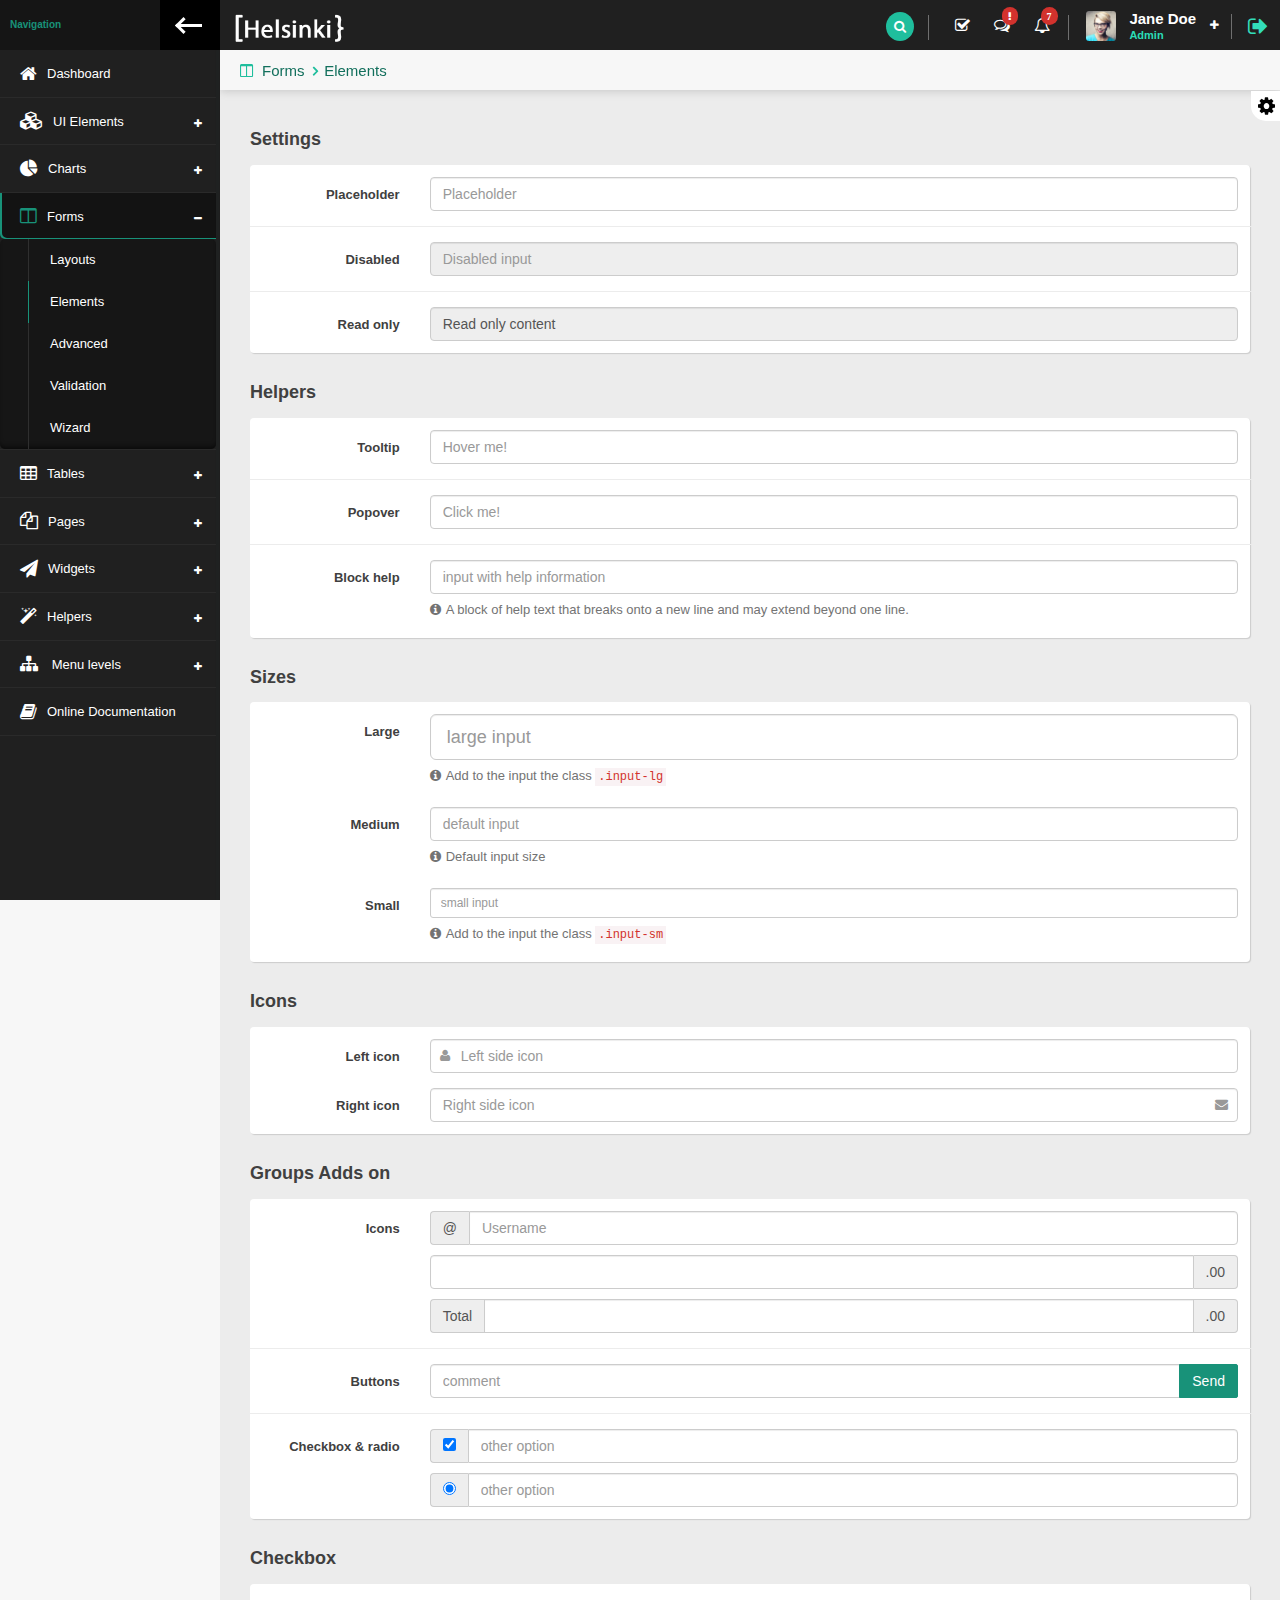
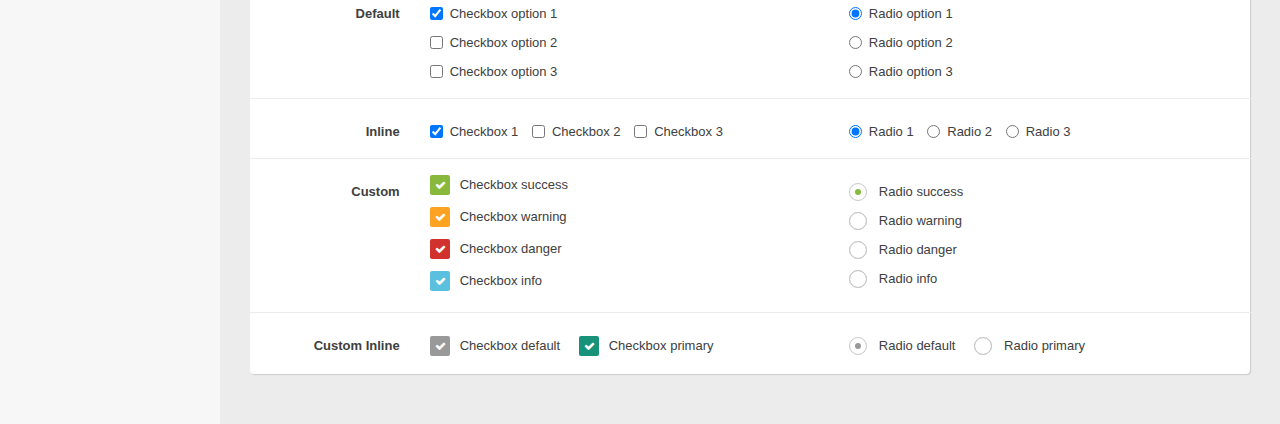
<file: library Management/assets/forms_elements.html>
<!doctype html>
<html lang="en" class="fixed left-sidebar-top">


<!-- Mirrored from myiideveloper.com/helsinki/last-version/helsinki_green-dark/src/forms_elements.html by HTTrack Website Copier/3.x [XR&CO'2014], Tue, 05 Mar 2019 13:05:56 GMT -->
<head>
    <meta charset="UTF-8">
    <meta name="viewport" content="width=device-width, initial-scale=1.0, maximum-scale=1.0, user-scalable=no" />
    <title>Helsinki</title>
    <link rel="apple-touch-icon" sizes="120x120" href="favicon/apple-icon-120x120.png">
    <link rel="icon" type="image/png" sizes="192x192" href="favicon/android-icon-192x192.png">
    <link rel="icon" type="image/png" sizes="32x32" href="favicon/favicon-32x32.png">
    <link rel="icon" type="image/png" sizes="16x16" href="favicon/favicon-16x16.png">
    <!--load progress bar-->
    <script src="vendor/pace/pace.min.js"></script>
    <link href="vendor/pace/pace-theme-minimal.css" rel="stylesheet" />
    <!--BASIC css-->
    <!-- ========================================================= -->
    <link rel="stylesheet" href="vendor/bootstrap/css/bootstrap.css">
    <link rel="stylesheet" href="vendor/font-awesome/css/font-awesome.css">
    <link rel="stylesheet" href="vendor/animate.css/animate.css">
    <!--SECTION css-->
    <!-- ========================================================= -->
    <!--TEMPLATE css-->
    <!-- ========================================================= -->
    <link rel="stylesheet" href="stylesheets/css/style.css">
</head>

<body>
<div class="wrap">
    <!-- page HEADER -->
    <!-- ========================================================= -->
    <div class="page-header">
        <!-- LEFTSIDE header -->
        <div class="leftside-header">
            <div class="logo">
                <a href="index.html" class="on-click">
                    <img alt="logo" src="images/header-logo.png" />
                </a>
            </div>
            <div id="menu-toggle" class="visible-xs toggle-left-sidebar" data-toggle-class="left-sidebar-open" data-target="html">
                <i class="fa fa-bars" aria-label="Toggle sidebar"></i>
            </div>
        </div>
        <!-- RIGHTSIDE header -->
        <div class="rightside-header">
            <div class="header-middle"></div>
            <!--SEARCH HEADERBOX-->
            <div class="header-section" id="search-headerbox">
                <input type="text" name="search" id="search" placeholder="Search...">
                <i class="fa fa-search search" id="search-icon" aria-hidden="true"></i>
                <div class="header-separator"></div>
            </div>
            <!--NOCITE HEADERBOX-->
            <div class="header-section hidden-xs" id="notice-headerbox">
                <!--check list-->
                <div class="notice" id="checklist-notice">
                    <i class="fa fa-check-square-o" aria-hidden="true"></i>
                    <div class="dropdown-box basic">
                        <div class="drop-header">
                            <h3><i class="fa fa-check-square-o" aria-hidden="true"></i> To-Do List</h3>
                        </div>
                        <div class="drop-content">
                            <div class="widget-list list-to-do">
                                <ul>
                                    <li>
                                        <div class="checkbox-custom checkbox-primary">
                                            <input type="checkbox" id="check-s1" value="option1">
                                            <label class="check" for="check-s1">Accusantium eveniet ipsam neque</label>
                                        </div>
                                    </li>
                                    <li>
                                        <div class="checkbox-custom checkbox-primary">
                                            <input type="checkbox" id="check-s2" value="option1" checked>
                                            <label class="check" for="check-s2">Lorem ipsum dolor sit</label>
                                        </div>
                                    </li>
                                    <li>
                                        <div class="checkbox-custom checkbox-primary">
                                            <input type="checkbox" id="check-s3" value="option1">
                                            <label class="check" for="check-s3">Dolor eligendi in ipsum sapiente</label>
                                        </div>
                                    </li>
                                    <li>
                                        <div class="checkbox-custom checkbox-primary">
                                            <input type="checkbox" id="check-s4" value="option1">
                                            <label class="check" for="check-s4">Natus recusandae vel</label>
                                        </div>
                                    </li>
                                    <li>
                                        <div class="checkbox-custom checkbox-primary">
                                            <input type="checkbox" id="check-s5" value="option1">
                                            <label class="check" for="check-s5">Adipisci amet officia tempore ut</label>
                                        </div>
                                    </li>
                                </ul>
                            </div>
                        </div>
                        <div class="drop-footer">
                            <a>See all Items</a>
                        </div>
                    </div>
                </div>
                <!--messages-->
                    <div class="notice" id="messages-notice">
                        <i class="fa fa-comments-o" aria-hidden="true"><span class="badge badge-xs badge-top-right x-danger"><i class="fa fa-exclamation"></i></span>
                        </i>
                        <div class="dropdown-box basic">
                            <div class="drop-header ">
                                <h3><i class="fa fa-comments" aria-hidden="true"></i> Messages</h3>
                                <span class="badge x-danger b-rounded">120</span>
                            </div>
                            <div class="drop-content">
                                <div class="widget-list list-left-element">
                                    <ul>
                                        <li>
                                            <a href="#">
                                                <div class="left-element"><img alt="profile photo" src="images/avatar/avatar_1.jpg" /></div>
                                                <div class="text">
                                                    <span class="title">John Doe</span>
                                                    <span class="subtitle">hello world</span>
                                                </div>
                                            </a>
                                        </li>
                                        <li>
                                            <a href="#">
                                                <div class="left-element"><img alt="profile photo" src="images/avatar/avatar_2.jpg" /></div>
                                                <div class="text">
                                                    <span class="title">Alice Smith</span>
                                                    <span class="subtitle">hello world</span>
                                                </div>
                                            </a>
                                        </li>
                                        <li>
                                            <a href="#">
                                                <div class="left-element"><img alt="profile photo" src="images/avatar/avatar_3.jpg" /></div>
                                                <div class="text">
                                                    <span class="title">Klaus Wolf</span>
                                                    <span class="subtitle">hello world</span>
                                                </div>
                                            </a>
                                        </li>
                                        <li>
                                            <a href="#">
                                                <div class="left-element"><img alt="profile photo" src="images/avatar/avatar_4.jpg" /></div>
                                                <div class="text">
                                                    <span class="title">Sun Li</span>
                                                    <span class="subtitle">hello world</span>
                                                </div>
                                            </a>
                                        </li>
                                        <li>
                                            <a href="#">
                                                <div class="left-element"><img alt="profile photo" src="images/avatar/avatar_5.jpg" /></div>
                                                <div class="text">
                                                    <span class="title">Sonia Valera</span>
                                                    <span class="subtitle">hello world</span>
                                                </div>
                                            </a>
                                        </li>
                                    </ul>
                                </div>
                            </div>
                            <div class="drop-footer">
                                <a>See all messages</a>
                            </div>
                        </div>
                    </div>
                <!--alerts notices-->
                <div class="notice" id="alerts-notice">
                    <i class="fa fa-bell-o" aria-hidden="true"><span class="badge badge-xs badge-top-right x-danger">7</span></i>

                    <div class="dropdown-box basic">
                        <div class="drop-header">
                            <h3><i class="fa fa-bell-o" aria-hidden="true"></i> Notifications</h3>
                            <span class="badge x-danger b-rounded">7</span>

                        </div>
                        <div class="drop-content">
                            <div class="widget-list list-left-element list-sm">
                                <ul>
                                    <li>
                                        <a href="#">
                                            <div class="left-element"><i class="fa fa-warning color-warning"></i></div>
                                            <div class="text">
                                                <span class="title">8 Bugs</span>
                                                <span class="subtitle">reported today</span>
                                            </div>
                                        </a>
                                    </li>
                                    <li>
                                        <a href="#">
                                            <div class="left-element"><i class="fa fa-flag color-danger"></i></div>
                                            <div class="text">
                                                <span class="title">Error</span>
                                                <span class="subtitle">sevidor C down</span>
                                            </div>
                                        </a>
                                    </li>
                                    <li>
                                        <a href="#">
                                            <div class="left-element"><i class="fa fa-cog color-dark"></i></div>
                                            <div class="text">
                                                <span class="title">New Configuration</span>
                                                <span class="subtitle"></span>
                                            </div>
                                        </a>
                                    </li>
                                    <li>
                                        <a href="#">
                                            <div class="left-element"><i class="fa fa-tasks color-success"></i></div>
                                            <div class="text">
                                                <span class="title">14 Task</span>
                                                <span class="subtitle">completed</span>
                                            </div>
                                        </a>
                                    </li>
                                    <li>
                                        <a href="#">
                                            <div class="left-element"><i class="fa fa-envelope color-primary"></i></div>
                                            <div class="text">
                                                <span class="title">21 Menssage</span>
                                                <span class="subtitle"> (see more)</span>
                                            </div>
                                        </a>
                                    </li>
                                </ul>
                            </div>
                        </div>
                        <div class="drop-footer">
                            <a>See all notifications</a>
                        </div>
                    </div>
                </div>
                <div class="header-separator"></div>
            </div>
            <!--USER HEADERBOX -->
            <div class="header-section" id="user-headerbox">
                <div class="user-header-wrap">
                    <div class="user-photo">
                        <img alt="profile photo" src="images/avatar/avatar_user.jpg" />
                    </div>
                    <div class="user-info">
                        <span class="user-name">Jane Doe</span>
                        <span class="user-profile">Admin</span>
                    </div>
                    <i class="fa fa-plus icon-open" aria-hidden="true"></i>
                    <i class="fa fa-minus icon-close" aria-hidden="true"></i>
                </div>
                <div class="user-options dropdown-box">
                    <div class="drop-content basic">
                        <ul>
                            <li> <a href="pages_user-profile.html"><i class="fa fa-user" aria-hidden="true"></i> Profile</a></li>
                            <li> <a href="pages_lock-screen.html"><i class="fa fa-lock" aria-hidden="true"></i> Lock Screen</a></li>
                            <li><a href="#"><i class="fa fa-cog" aria-hidden="true"></i> Configurations</a></li>
                        </ul>
                    </div>
                </div>
            </div>
            <div class="header-separator"></div>
            <!--Log out -->
            <div class="header-section">
                <a href="pages_sign-in.html" data-toggle="tooltip" data-placement="left" title="Logout"><i class="fa fa-sign-out log-out" aria-hidden="true"></i></a>
            </div>
        </div>
    </div>
    <!-- page BODY -->
    <!-- ========================================================= -->
    <div class="page-body">
        <!-- LEFT SIDEBAR -->
        <!-- ========================================================= -->
        <div class="left-sidebar">
            <!-- left sidebar HEADER -->
            <div class="left-sidebar-header">
                <div class="left-sidebar-title">Navigation</div>
                <div class="left-sidebar-toggle c-hamburger c-hamburger--htla hidden-xs" data-toggle-class="left-sidebar-collapsed" data-target="html">
                    <span></span>
                </div>
            </div>
            <!-- NAVIGATION -->
            <!-- ========================================================= -->
            <div id="left-nav" class="nano">
                <div class="nano-content">
                    <nav>
                        <ul class="nav nav-left-lines" id="main-nav">
                            <!--HOME-->
                            <li><a href="index.html"><i class="fa fa-home" aria-hidden="true"></i><span>Dashboard</span></a></li>
                            <!--UI ELEMENTENTS-->
                            <li class="has-child-item close-item">
                                <a><i class="fa fa-cubes" aria-hidden="true"></i><span>UI Elements</span></a>
                                <ul class="nav child-nav level-1">
                                    <li><a href="ui-elements_panels.html">Panels</a></li>
                                    <li><a href="ui-elements_accordions.html">Accordions</a></li>
                                    <li><a href="ui-elements_tabs.html">Tabs</a></li>
                                    <li><a href="ui-elements_buttons.html">Buttons</a></li>
                                    <li><a href="ui-elements_typography.html">Typography</a></li>
                                    <li><a href="ui-elements_alerts.html">Alerts</a></li>
                                    <li><a href="ui-elements_modals.html">Modals</a></li>
                                    <li><a href="ui-elements_lightbox.html">Lightbox</a></li>
                                    <li class="has-child-item close-item">
                                        <a>Notifications</a>
                                        <ul class="nav child-nav level-2 ">
                                            <li><a href="ui-elements_notifications-pnotify.html">PNotify</a></li>
                                            <li><a href="ui-elements_notifications-toastr.html">Toastr</a></li>
                                        </ul>
                                    </li>
                                    <li><a href="ui-elements_animations-appear.html">Animations</a></li>
                                    <li><a href="ui-elements_badges-tags.html">Badge & Tags</a></li>
                                </ul>
                            </li>
                            <!--CHARTS-->
                            <li class="has-child-item close-item">
                                <a><i class="fa fa-pie-chart" aria-hidden="true"></i><span>Charts</span></a>
                                <ul class="nav child-nav level-1">
                                    <li><a href="charts_chart-js.html">CharJS</a></li>
                                    <li><a href="charts_morris.html">Morris</a></li>
                                    <li><a href="charts_peity.html">Peity</a></li>
                                </ul>
                            </li>
                            <!--FORMS-->
                            <li class="has-child-item open-item active-item">
                                <a><i class="fa fa-columns" aria-hidden="true"></i><span>Forms</span></a>
                                <ul class="nav child-nav level-1">
                                    <li><a href="forms_layouts.html">Layouts</a></li>
                                    <li class="active-item"><a href="forms_elements.html">Elements</a></li>
                                    <li><a href="forms_advanced.html">Advanced</a></li>
                                    <li><a href="forms_validation.html">Validation</a></li>
                                    <li><a href="forms_wizard.html">Wizard</a></li>
                                </ul>
                            </li>
                            <!--TABLES-->
                            <li class="has-child-item close-item">
                                <a><i class="fa fa-table" aria-hidden="true"></i><span>Tables</span></a>
                                <ul class="nav child-nav level-1">
                                    <li><a href="tables_basic.html">Basic</a></li>
                                    <li><a href="tables_data-tables.html">DataTable</a></li>
                                    <li><a href="tables_responsive.html">Responsive</a></li>
                                </ul>
                            </li>
                            <!--PAGES-->
                            <li class="has-child-item close-item">
                                <a><i class="fa fa-files-o" aria-hidden="true"></i><span>Pages</span></a>
                                <ul class="nav child-nav level-1">
                                    <li><a href="pages_sign-in.html">Sign in</a></li>
                                    <li><a href="pages_register.html">Register</a></li>
                                    <li><a href="pages_lock-screen.html">Lock screen</a></li>
                                    <li><a href="pages_forgot-password.html">Forgot password</a></li>
                                    <li class="has-child-item close-item">
                                        <a>Error pages</a>
                                        <ul class="nav child-nav level-2 ">
                                            <li><a href="pages_error-404-content.html">Error 404 content</a></li>
                                            <li><a href="pages_error-404.html">Error 404 page</a></li>
                                            <li><a href="pages_error-500.html">Error 500</a></li>
                                        </ul>
                                    </li>
                                    <li><a href="pages_faq.html">FAQ</a></li>
                                    <li><a href="pages_user-profile.html">User profile</a></li>
                                    <li class="has-child-item close-item">
                                        <a>Search results</a>
                                        <ul class="nav child-nav level-2 ">
                                            <li><a href="pages_search-results-list.html">List style</a></li>
                                            <li><a href="pages_search-results-grid.html">Grid Style</a></li>
                                        </ul>
                                    </li>
                                    <li class="has-child-item close-item">
                                        <a>Projects</a>
                                        <ul class="nav child-nav level-2 ">
                                            <li><a href="pages_project-list.html">List</a></li>
                                            <li><a href="pages_project-detail.html">Detail</a></li>
                                        </ul>
                                    </li>

                                </ul>
                            </li>
                            <!--WIDGETS-->
                            <li class="has-child-item close-item">
                                <a><i class="fa fa-paper-plane" aria-hidden="true"></i><span>Widgets</span></a>
                                <ul class="nav child-nav level-1">
                                    <li><a href="widgets_boxes.html">Boxes</a></li>
                                    <li><a href="widgets_lists.html">Lists</a></li>
                                    <li><a href="widgets_posts.html">Posts</a></li>
                                    <li><a href="widgets_timelines.html">Timelines</a></li>
                                </ul>
                            </li>
                            <!--HELPERS-->
                            <li class="has-child-item close-item">
                                <a><i class="fa fa-magic" aria-hidden="true"></i><span>Helpers</span></a>
                                <ul class="nav child-nav level-1">
                                    <li><a href="helpers_background-border.html">Background & Border</a></li>
                                    <li><a href="helpers_margin-padding.html">Margin & Padding</a></li>
                                </ul>
                            </li>
                            <!--MENU LEVELS-->
                            <li class=" has-child-item close-item">
                                <a>
                                    <i class="fa fa-sitemap" aria-hidden="true"></i>
                                    <span>Menu levels</span>
                                </a>
                                <ul class="nav child-nav level-1">
                                    <li><a>First Item</a></li>
                                    <li class="has-child-item close-item">
                                        <a>Second Item</a>
                                        <ul class="nav child-nav level-2 ">
                                            <li><a href="#">Option 1</a></li>
                                            <li><a href="#">Option 2</a></li>
                                            <li class="has-child-item close-item">
                                                <a>Option 3</a>
                                                <ul class="nav child-nav level-3 ">
                                                    <li><a href="#">Item 1</a></li>
                                                    <li><a href="#">Item 2</a></li>
                                                    <li><a href="#">Item 3</a></li>
                                                </ul>
                                            </li>
                                        </ul>
                                    </li>
                                    <li><a>Third Item</a></li>
                                    <li class="has-child-item close-item">
                                        <a>Fourth Item</a>
                                        <ul class="nav child-nav level-2 ">
                                            <li><a href="#">Option 1</a></li>
                                            <li><a href="#">Option 2</a></li>
                                            <li class="has-child-item close-item">
                                                <a>Option 3</a>
                                                <ul class="nav child-nav level-3 ">
                                                    <li><a href="#">Item 1</a></li>
                                                    <li><a href="#">Item 2</a></li>
                                                    <li><a href="#">Item 3</a></li>
                                                </ul>
                                            </li>
                                        </ul>
                                    </li>
                                </ul>
                            </li>
                             <!--DOCUMENTATION-->
                            <li><a target="_blank" href="http://myiideveloper.com/helsinki/last-version/documentation/index.html"><i class="fa fa-book" aria-hidden="true"></i><span>Online Documentation</span></a></li>

                        </ul>
                    </nav>
                </div>
            </div>
        </div>
        <!-- CONTENT -->
        <!-- ========================================================= -->
        <div class="content">
            <!-- content HEADER -->
            <!-- ========================================================= -->
            <div class="content-header">
                <!-- leftside content header -->
                <div class="leftside-content-header">
                    <ul class="breadcrumbs">
                        <li><i class="fa fa-columns" aria-hidden="true"></i><a href="#">Forms</a></li>
                        <li><a>Elements</a></li>
                    </ul>
                </div>
            </div>
            <!-- =-=-=-=-=-=-=-=-=-=-=-=-=-=-=-=-=-=-=-=-=-=-=-=-=-=-=-=-=-=-=-=-=-=-=-=-=-=-=-=-=-=-=-=-=-=-=-=-=-=-= -->
            <div class="row animated fadeInUp">
                <!--SETTINGS-->
                <div class="col-sm-12">
                    <h4 class="section-subtitle"><b>Settings</b></h4>
                    <div class="panel">
                        <div class="panel-content">
                            <div class="row">
                                <div class="col-md-12">
                                    <form class="form-horizontal form-stripe">
                                        <!--PLACEHOLDER-->
                                        <div class="form-group">
                                            <label for="placeholder" class="col-sm-2 control-label">Placeholder</label>
                                            <div class="col-sm-10">
                                                <input type="text" class="form-control" id="placeholder" placeholder="Placeholder">
                                            </div>
                                        </div>
                                        <!--DISABLE-->
                                        <div class="form-group">
                                            <label for="disabled" class="col-sm-2 control-label">Disabled</label>
                                            <div class="col-sm-10">
                                                <input type="text" class="form-control" id="disabled" placeholder="Disabled input" disabled="disabled">
                                            </div>
                                        </div>
                                        <!--READ ONLY-->
                                        <div class="form-group">
                                            <label for="readonly" class="col-sm-2 control-label">Read only</label>
                                            <div class="col-sm-10">
                                                <input type="text" class="form-control" id="readonly" value="Read only content" readonly="readonly">
                                            </div>
                                        </div>
                                    </form>
                                </div>
                            </div>
                        </div>
                    </div>
                </div>
                <!-- =-=-=-=-=-=-=-=-=-=-=-=-=-=-=-=-=-=-=-=-=-=-=-=-=-=-=-=-=-=-=-=-=-=-=-=-=-=-=-=-=-=-=-=-=-=-=-=-=-=-= -->
                <!--HELPERS-->
                <div class="col-sm-12">
                    <h4 class="section-subtitle"><b>Helpers</b></h4>
                    <div class="panel">
                        <div class="panel-content">
                            <div class="row">
                                <div class="col-md-12">
                                    <form class="form-horizontal form-stripe">
                                        <!--TOOLTIPS-->
                                        <div class="form-group">
                                            <label for="tooltip" class="col-sm-2 control-label">Tooltip</label>
                                            <div class="col-sm-10">
                                                <input type="text" class="form-control" id="tooltip" placeholder="Hover me!" data-toggle="tooltip" data-trigger="hover" data-original-title="Your tooltip content!">
                                            </div>
                                        </div>
                                        <!--POPOVER-->
                                        <div class="form-group">
                                            <label for="popover" class="col-sm-2 control-label">Popover</label>
                                            <div class="col-sm-10">
                                                <input type="text" class="form-control" id="popover" placeholder="Click me!" data-toggle="popover" data-placement="top" data-trigger="click" data-content="Your popover content!">
                                            </div>
                                        </div>
                                        <!--BLOCK HELP-->
                                        <div class="form-group">
                                            <label for="blockofhelp" class="col-sm-2 control-label">Block help</label>
                                            <div class="col-sm-10">
                                                <input type="text" class="form-control" id="blockofhelp" placeholder="input with help information">
                                                <span class="help-block"><i class="fa fa-info-circle mr-xs"></i>A block of help text that breaks onto a new line and may extend beyond one line.</span>
                                            </div>
                                        </div>
                                    </form>
                                </div>
                            </div>
                        </div>
                    </div>
                </div>
                <!-- =-=-=-=-=-=-=-=-=-=-=-=-=-=-=-=-=-=-=-=-=-=-=-=-=-=-=-=-=-=-=-=-=-=-=-=-=-=-=-=-=-=-=-=-=-=-=-=-=-=-= -->
                <!--SIZES-->
                <div class="col-sm-12">
                    <h4 class="section-subtitle"><b>Sizes</b></h4>
                    <div class="panel">
                        <div class="panel-content">
                            <div class="row">
                                <div class="col-md-12">
                                    <form class="form-horizontal ">
                                        <!--LARGE-->
                                        <div class="form-group">
                                            <label for="sizelg" class="col-sm-2 control-label">Large</label>
                                            <div class="col-sm-10">
                                                <input type="text" class="form-control input-lg" id="sizelg" placeholder="large input">
                                                <span class="help-block"><i class="fa fa-info-circle mr-xs"></i>Add to the input the class <span class="code">.input-lg</span></span>
                                            </div>
                                        </div>
                                        <!--MEDIUM-->
                                        <div class="form-group">
                                            <label for="sizemd" class="col-sm-2 control-label">Medium</label>
                                            <div class="col-sm-10">
                                                <input type="text" class="form-control" id="sizemd" placeholder="default input">
                                                <span class="help-block"><i class="fa fa-info-circle mr-xs"></i>Default input size</span>
                                            </div>
                                        </div>
                                        <!--SMALL-->
                                        <div class="form-group">
                                            <label for="sizesm" class="col-sm-2 control-label">Small</label>
                                            <div class="col-sm-10">
                                                <input type="text" class="form-control input-sm" id="sizesm" placeholder="small input">
                                                <span class="help-block"><i class="fa fa-info-circle mr-xs"></i>Add to the input the class <span class="code">.input-sm</span></span>
                                            </div>
                                        </div>
                                    </form>
                                </div>
                            </div>
                        </div>
                    </div>
                </div>
                <!-- =-=-=-=-=-=-=-=-=-=-=-=-=-=-=-=-=-=-=-=-=-=-=-=-=-=-=-=-=-=-=-=-=-=-=-=-=-=-=-=-=-=-=-=-=-=-=-=-=-=-= -->
                <!--ICONS-->
                <div class="col-sm-12">
                    <h4 class="section-subtitle"><b>Icons</b></h4>
                    <div class="panel">
                        <div class="panel-content">
                            <div class="row">
                                <div class="col-md-12">
                                    <form class="form-horizontal">
                                        <!--LEFT icon-->
                                        <div class="form-group">
                                            <label for="lefticon" class="col-sm-2 control-label">Left icon</label>
                                            <div class="col-sm-10">
                                                    <span class="input-with-icon">
                                                    <input type="text" class="form-control" id="lefticon" placeholder="Left side icon">
                                                    <i class="fa fa-user"></i>
                                                </span>
                                            </div>
                                        </div>
                                        <!--RIGHT icon-->
                                        <div class="form-group">
                                            <label for="righticon" class="col-sm-2 control-label">Right icon</label>
                                            <div class="col-sm-10">
                                                    <span class="input-with-icon right-icon-input">
                                                    <input type="text" class="form-control" id="righticon" placeholder="Right side icon">
                                                    <i class="fa fa-envelope"></i>
                                                </span>
                                            </div>
                                        </div>
                                    </form>
                                </div>
                            </div>
                        </div>
                    </div>
                </div>
                <!-- =-=-=-=-=-=-=-=-=-=-=-=-=-=-=-=-=-=-=-=-=-=-=-=-=-=-=-=-=-=-=-=-=-=-=-=-=-=-=-=-=-=-=-=-=-=-=-=-=-=-= -->
                <!--ADDS ON-->
                <div class="col-sm-12">
                    <h4 class="section-subtitle"><b>Groups Adds on </b></h4>
                    <div class="panel">
                        <div class="panel-content">
                            <div class="row">
                                <div class="col-md-12">
                                    <form class="form-horizontal form-stripe">
                                        <!--ICONS adds on-->
                                        <div class="form-group">
                                            <label for="left-addon-icon" class="col-sm-2 control-label">Icons</label>
                                            <div class="col-sm-10">
                                                <div class="input-group mb-sm">
                                                    <span class="input-group-addon">@</span>
                                                    <input type="text" class="form-control" id="left-addon-icon" placeholder="Username">
                                                </div>
                                                <div class="input-group mb-sm">
                                                    <input type="text" class="form-control" id="right-addon-icon">
                                                    <span class="input-group-addon">.00</span>
                                                </div>
                                                <div class="input-group">
                                                    <span class="input-group-addon">Total</span>
                                                    <input type="text" class="form-control" id="leftright-addon-icon">
                                                    <span class="input-group-addon">.00</span>
                                                </div>
                                            </div>
                                        </div>
                                        <!--BUTTONS adds on-->
                                        <div class="form-group">
                                            <label for="righticon" class="col-sm-2 control-label">Buttons</label>
                                            <div class="col-sm-10">
                                                <div class="input-group">
                                                    <input type="text" class="form-control" id="button-addon" placeholder="comment">
                                                        <span class="input-group-btn">
                                                            <button class="btn btn-primary" type="button">Send</button>
                                                   </span>
                                                </div>
                                            </div>
                                        </div>
                                        <!--CHECK & RADIO adds on-->
                                        <div class="form-group">
                                            <label for="righticon" class="col-sm-2 control-label">Checkbox & radio</label>
                                            <div class="col-sm-10">
                                                <div class="input-group mb-sm">
                                                        <span class="input-group-addon">
                                                            <input type="checkbox" checked>
                                                        </span>
                                                    <input type="text" class="form-control" id="checkbox-addon" placeholder="other option">
                                                </div>
                                                <div class="input-group">
                                                        <span class="input-group-addon">
                                                            <input type="radio" checked>
                                                        </span>
                                                    <input type="text" class="form-control" id="radio-addon" placeholder="other option">
                                                </div>
                                            </div>
                                        </div>
                                    </form>
                                </div>
                            </div>
                        </div>
                    </div>
                </div>
                <!-- =-=-=-=-=-=-=-=-=-=-=-=-=-=-=-=-=-=-=-=-=-=-=-=-=-=-=-=-=-=-=-=-=-=-=-=-=-=-=-=-=-=-=-=-=-=-=-=-=-=-= -->
                <!--CHECKBOX & RADIO-->
                <div class="col-sm-12">
                    <h4 class="section-subtitle"><b>Checkbox</b></h4>
                    <div class="panel">
                        <div class="panel-content">
                            <div class="row">
                                <div class="col-md-12">
                                    <form class="form-horizontal form-stripe">
                                        <!--DEFAULT checkbox & radio-->
                                        <div class="form-group">
                                            <label for="left-addon-icon" class="col-sm-2 control-label">Default</label>
                                            <div class="col-sm-5">
                                                <div class="checkbox">
                                                    <label>
                                                        <input type="checkbox" id="checkbox1" value="option1" checked> Checkbox option 1
                                                    </label>
                                                </div>
                                                <div class="checkbox">
                                                    <label>
                                                        <input type="checkbox" id="checkbox2" value="option2"> Checkbox option 2
                                                    </label>
                                                </div>
                                                <div class="checkbox">
                                                    <label>
                                                        <input type="checkbox" id="checkbox3" value="option2"> Checkbox option 3
                                                    </label>
                                                </div>
                                            </div>
                                            <div class="col-sm-5">
                                                <div class="radio">
                                                    <label>
                                                        <input type="radio" name="optionsRadios" id="radio1" value="option1" checked> Radio option 1
                                                    </label>
                                                </div>
                                                <div class="radio">
                                                    <label>
                                                        <input type="radio" name="optionsRadios" id="radio2" value="option2"> Radio option 2
                                                    </label>
                                                </div>
                                                <div class="radio">
                                                    <label>
                                                        <input type="radio" name="optionsRadios" id="radio3" value="option3"> Radio option 3
                                                    </label>
                                                </div>
                                            </div>
                                        </div>
                                        <!--INLINE checkbox & radio-->
                                        <div class="form-group">
                                            <label for="righticon" class="col-sm-2 control-label">Inline</label>
                                            <div class="col-sm-5">
                                                <label class="checkbox-inline">
                                                    <input type="checkbox" id="inlineCheckbox1" value="option1" checked> Checkbox 1
                                                </label>
                                                <label class="checkbox-inline">
                                                    <input type="checkbox" id="inlineCheckbox2" value="option2"> Checkbox 2
                                                </label>
                                                <label class="checkbox-inline">
                                                    <input type="checkbox" id="inlineCheckbox3" value="option3"> Checkbox 3
                                                </label>
                                            </div>
                                            <div class="col-sm-5">
                                                <label class="radio-inline">
                                                    <input type="radio" name="inlineRadioOptions" id="inlineRadio1" value="option1" checked> Radio 1
                                                </label>
                                                <label class="radio-inline">
                                                    <input type="radio" name="inlineRadioOptions" id="inlineRadio2" value="option2"> Radio 2
                                                </label>
                                                <label class="radio-inline">
                                                    <input type="radio" name="inlineRadioOptions" id="inlineRadio3" value="option3"> Radio 3
                                                </label>
                                            </div>
                                        </div>
                                        <!--CUSTOM checkbox & radio-->
                                        <div class="form-group">
                                            <label for="righticon" class="col-sm-2 control-label">Custom</label>
                                            <div class="col-sm-5">
                                                <div class="checkbox-custom checkbox-success">
                                                    <input type="checkbox" id="checkboxCustom3" value="option1" checked>
                                                    <label class="check" for="checkboxCustom3">Checkbox success</label>
                                                </div>
                                                <div class="checkbox-custom checkbox-warning">
                                                    <input type="checkbox" id="checkboxCustom4" value="option1" checked>
                                                    <label class="check" for="checkboxCustom4">Checkbox warning</label>
                                                </div>
                                                <div class="checkbox-custom checkbox-danger">
                                                    <input type="checkbox" id="checkboxCustom5" value="option1" checked>
                                                    <label class="check" for="checkboxCustom5">Checkbox danger</label>
                                                </div>
                                                <div class="checkbox-custom checkbox-info">
                                                    <input type="checkbox" id="checkboxCustom6" value="option1" checked>
                                                    <label class="check" for="checkboxCustom6">Checkbox info</label>
                                                </div>
                                            </div>
                                            <div class="col-sm-5">
                                                <div class="radio radio-custom radio-success">
                                                    <input type="radio" id="radioCustom3" name="CustomOptionsRadios" value="option3" checked>
                                                    <label for="radioCustom3">Radio success</label>
                                                </div>
                                                <div class="radio radio-custom radio-warning">
                                                    <input type="radio" id="radioCustom4" name="CustomOptionsRadios" value="option4">
                                                    <label for="radioCustom4">Radio warning</label>
                                                </div>
                                                <div class="radio radio-custom radio-danger">
                                                    <input type="radio" id="radioCustom5" name="CustomOptionsRadios" value="option5">
                                                    <label for="radioCustom5">Radio danger</label>
                                                </div>
                                                <div class="radio radio-custom radio-info">
                                                    <input type="radio" id="radioCustom6" name="CustomOptionsRadios" value="option6">
                                                    <label for="radioCustom6">Radio info</label>
                                                </div>
                                            </div>
                                        </div>
                                        <!--CUSTOM INLINE checkbox & radio-->
                                        <div class="form-group">
                                            <label for="righticon" class="col-sm-2 control-label">Custom Inline</label>
                                            <div class="col-sm-5">
                                                <div class="checkbox-custom checkbox-inline">
                                                    <input type="checkbox" id="checkboxCustom1" value="option1" checked>
                                                    <label class="check" for="checkboxCustom1">Checkbox default</label>
                                                </div>
                                                <div class="checkbox-custom checkbox-inline checkbox-primary">
                                                    <input type="checkbox" id="checkboxCustom2" value="option1" checked>
                                                    <label class="check" for="checkboxCustom2">Checkbox primary</label>
                                                </div>
                                            </div>
                                            <div class="col-sm-5">
                                                <div class="radio radio-custom radio-inline">
                                                    <input type="radio" id="radioCustom1" name="CustomInlineOptionsRadios" value="option1" checked>
                                                    <label for="radioCustom1">Radio default</label>
                                                </div>
                                                <div class="radio radio-custom radio-inline radio-primary">
                                                    <input type="radio" id="radioCustom2" name="CustomInlineOptionsRadios" value="option2">
                                                    <label for="radioCustom2">Radio primary</label>
                                                </div>
                                            </div>
                                        </div>
                                    </form>
                                </div>
                            </div>
                        </div>
                    </div>
                </div>
            </div>
            <!-- =-=-=-=-=-=-=-=-=-=-=-=-=-=-=-=-=-=-=-=-=-=-=-=-=-=-=-=-=-=-=-=-=-=-=-=-=-=-=-=-=-=-=-=-=-=-=-=-=-=-= -->
        </div>
        <!-- RIGHT SIDEBAR -->
        <!-- ========================================================= -->
            <div class="right-sidebar">
                <div class="right-sidebar-toggle" data-toggle-class="right-sidebar-opened" data-target="html">
                    <i class="fa fa-cog fa-spin" aria-hidden="true"></i>
                </div>
                <div id="right-nav" class="nano">
                    <div class="nano-content">
                        <div class="template-settings">
                            <h4 class="text-center">Template Settings</h4>
                            <ul class="toggle-settings pv-xlg">
                                <li>
                                    <h6 class="text">Header fixed</h6>
                                    <label class="switch">
                                        <input id="header-fixed" type="checkbox" checked>
                                        <span class="slider round"></span>
                                    </label>
                                </li>
                                <li>
                                    <h6 class="text">Content header fixed</h6>
                                    <label class="switch">
                                        <input id="content-header-fixed" type="checkbox" checked>
                                        <span class="slider round"></span>
                                    </label>
                                </li>
                                <li>
                                    <h6 class="text">Left sidebar collapsed</h6>
                                    <label class="switch">
                                        <input id="left-sidebar-collapsed" type="checkbox">
                                        <span class="slider round"></span>
                                    </label>
                                </li>
                                <li>
                                    <h6 class="text">Left sidebar Top</h6>
                                    <label class="switch">
                                        <input id="left-sidebar-top" type="checkbox" checked>
                                        <span class="slider round"></span>
                                    </label>
                                </li>
                                <li>
                                    <h6 class="text">Left sidebar fixed</h6>
                                    <label class="switch">
                                        <input id="left-sidebar-fixed" type="checkbox" checked>
                                        <span class="slider round"></span>
                                    </label>
                                </li>
                                <li>
                                    <h6 class="text">Left sidebar over</h6>
                                    <label class="switch">
                                        <input id="left-sidebar-over" type="checkbox">
                                        <span class="slider round"></span>
                                    </label>
                                </li>
                                <li>
                                    <h6 class="text">Left sidebar nav left-lines</h6>
                                    <label class="switch">
                                        <input id="left-sidebar-left-lines" type="checkbox" checked>
                                        <span class="slider round"></span>
                                    </label>
                                </li>
                            </ul>
                            <h4 class="text-center">Template Colors</h4>

                            <div class="row toggle-colors">
                                <div class="col-xs-6">
                                    <a href="index.html" class="on-click"> <img alt="Helsinki-green" src="images/theme/dark_green.png" /></a>
                                </div>
                                <div class="col-xs-6">
                                    <a href="http://myiideveloper.com/helsinki/last-version/helsinki_green-light/src/index.html" class="on-click"> <img alt="Helsinki-green" src="images/theme/white_green.png" /></a>
                                </div>
                            </div>
                            <div class="row toggle-colors">
                                <div class="col-xs-6">
                                    <a href="http://myiideveloper.com/helsinki/last-version/helsinki_dark/src/index.html" class="on-click"> <img alt="Helsinki-green" src="images/theme/dark_white.png" /></a>
                                </div>
                                <div class="col-xs-6">
                                    <a href="http://myiideveloper.com/helsinki/last-version/helsinki_light/src/index.html" class="on-click"> <img alt="Helsinki-green" src="images/theme/white_dark.png" /></a>
                                </div>
                            </div>
                            <div class="row toggle-colors">
                                <div class="col-xs-6">
                                    <a href="http://myiideveloper.com/helsinki/last-version/helsinki_blue-dark/src/index.html" class="on-click"> <img alt="Helsinki-green" src="images/theme/dark_blue.png" /></a>
                                </div>
                                <div class="col-xs-6">
                                    <a href="http://myiideveloper.com/helsinki/last-version/helsinki_blue-light/src/index.html" class="on-click"> <img alt="Helsinki-green" src="images/theme/white_blue.png" /></a>
                                </div>
                            </div>
                            <div class="row mt-lg">
                                <div class="col-sm-12 text-center">
                                    <a  target="_blank" href="http://myiideveloper.com/helsinki/last-version/documentation/index.html"><h5> <i class="fa fa-book mr-sm"></i>Online Documentation</h5></a>
                                </div>
                            </div>
                        </div>
                    </div>
                </div>
            </div>

        <!--scroll to top-->
        <a href="#" class="scroll-to-top"><i class="fa fa-angle-double-up"></i></a>
    </div>
</div>
<!--BASIC scripts-->
<!-- ========================================================= -->
<script src="vendor/jquery/jquery-1.12.3.min.js"></script>
<script src="vendor/bootstrap/js/bootstrap.min.js"></script>
<script src="vendor/nano-scroller/nano-scroller.js"></script>
<!--TEMPLATE scripts-->
<!-- ========================================================= -->
<script src="javascripts/template-script.min.js"></script>
<script src="javascripts/template-init.min.js"></script>
<!-- SECTION script and examples-->
<!-- ========================================================= -->
</body>


<!-- Mirrored from myiideveloper.com/helsinki/last-version/helsinki_green-dark/src/forms_elements.html by HTTrack Website Copier/3.x [XR&CO'2014], Tue, 05 Mar 2019 13:05:56 GMT -->
</html>
</file>
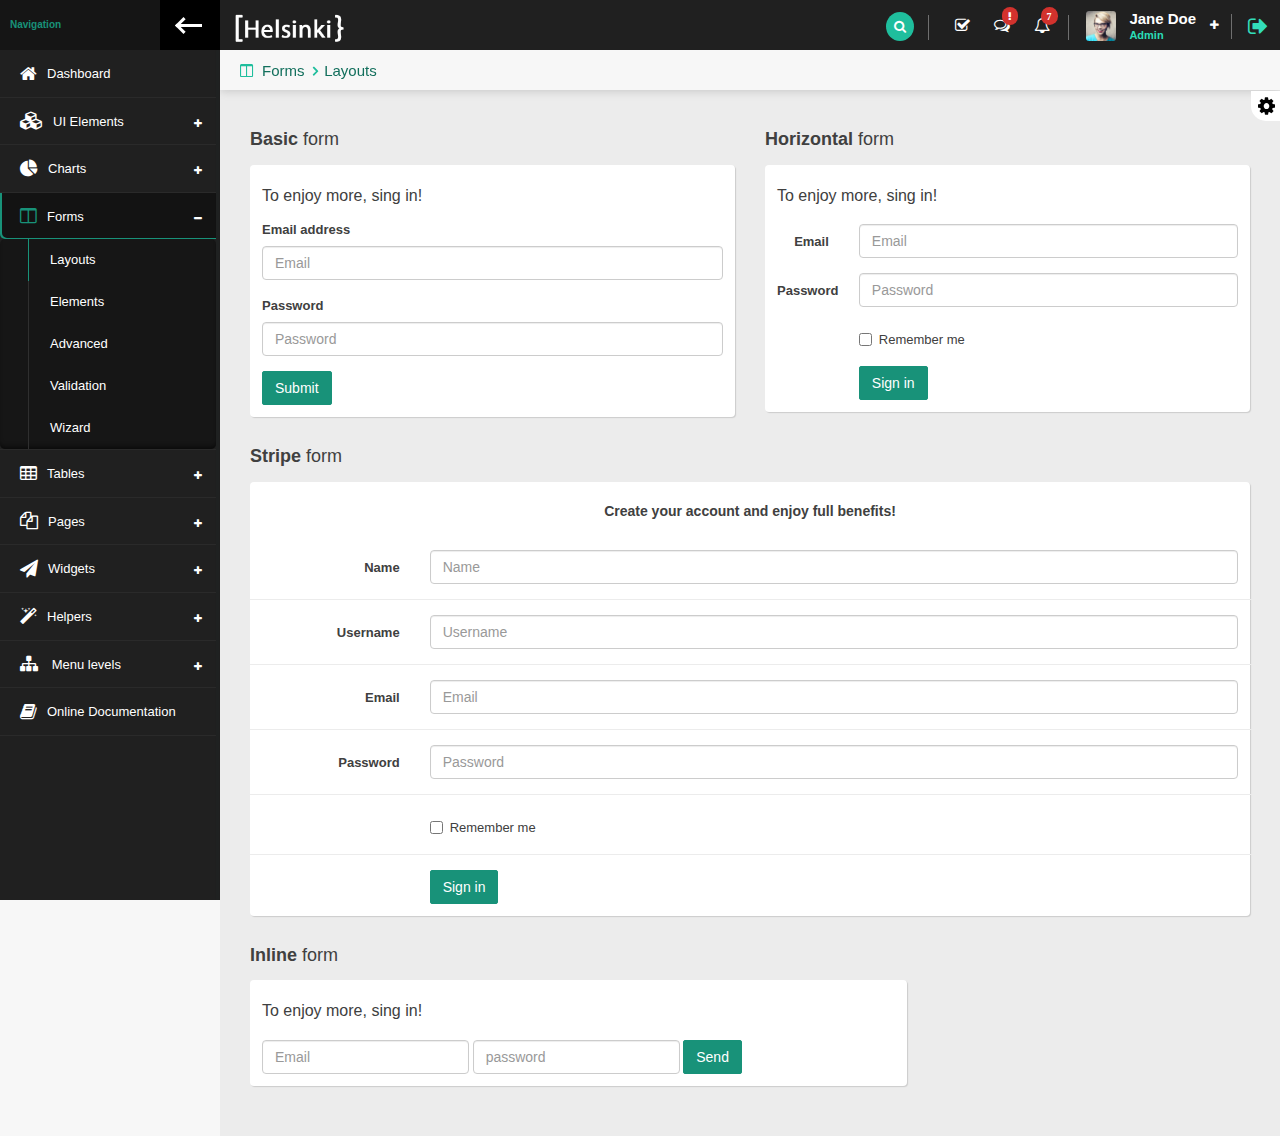
<file: library Management/assets/forms_layouts.html>
<!doctype html>
<html lang="en" class="fixed left-sidebar-top">


<!-- Mirrored from myiideveloper.com/helsinki/last-version/helsinki_green-dark/src/forms_layouts.html by HTTrack Website Copier/3.x [XR&CO'2014], Tue, 05 Mar 2019 13:05:56 GMT -->
<head>
    <meta charset="UTF-8">
    <meta name="viewport" content="width=device-width, initial-scale=1.0, maximum-scale=1.0, user-scalable=no" />
    <title>Helsinki</title>
    <link rel="apple-touch-icon" sizes="120x120" href="favicon/apple-icon-120x120.png">
    <link rel="icon" type="image/png" sizes="192x192" href="favicon/android-icon-192x192.png">
    <link rel="icon" type="image/png" sizes="32x32" href="favicon/favicon-32x32.png">
    <link rel="icon" type="image/png" sizes="16x16" href="favicon/favicon-16x16.png">
    <!--load progress bar-->
    <script src="vendor/pace/pace.min.js"></script>
    <link href="vendor/pace/pace-theme-minimal.css" rel="stylesheet" />
    <!--BASIC css-->
    <!-- ========================================================= -->
    <link rel="stylesheet" href="vendor/bootstrap/css/bootstrap.css">
    <link rel="stylesheet" href="vendor/font-awesome/css/font-awesome.css">
    <link rel="stylesheet" href="vendor/animate.css/animate.css">
    <!--SECTION css-->
    <!-- ========================================================= -->
    <!--TEMPLATE css-->
    <!-- ========================================================= -->
    <link rel="stylesheet" href="stylesheets/css/style.css">
</head>

<body>
<div class="wrap">
    <!-- page HEADER -->
    <!-- ========================================================= -->
    <div class="page-header">
        <!-- LEFTSIDE header -->
        <div class="leftside-header">
            <div class="logo">
                <a href="index.html" class="on-click">
                    <img alt="logo" src="images/header-logo.png" />
                </a>
            </div>
            <div id="menu-toggle" class="visible-xs toggle-left-sidebar" data-toggle-class="left-sidebar-open" data-target="html">
                <i class="fa fa-bars" aria-label="Toggle sidebar"></i>
            </div>
        </div>
        <!-- RIGHTSIDE header -->
        <div class="rightside-header">
            <div class="header-middle"></div>
            <!--SEARCH HEADERBOX-->
            <div class="header-section" id="search-headerbox">
                <input type="text" name="search" id="search" placeholder="Search...">
                <i class="fa fa-search search" id="search-icon" aria-hidden="true"></i>
                <div class="header-separator"></div>
            </div>
            <!--NOCITE HEADERBOX-->
            <div class="header-section hidden-xs" id="notice-headerbox">
                <!--check list-->
                <div class="notice" id="checklist-notice">
                    <i class="fa fa-check-square-o" aria-hidden="true"></i>
                    <div class="dropdown-box basic">
                        <div class="drop-header">
                            <h3><i class="fa fa-check-square-o" aria-hidden="true"></i> To-Do List</h3>
                        </div>
                        <div class="drop-content">
                            <div class="widget-list list-to-do">
                                <ul>
                                    <li>
                                        <div class="checkbox-custom checkbox-primary">
                                            <input type="checkbox" id="check-s1" value="option1">
                                            <label class="check" for="check-s1">Accusantium eveniet ipsam neque</label>
                                        </div>
                                    </li>
                                    <li>
                                        <div class="checkbox-custom checkbox-primary">
                                            <input type="checkbox" id="check-s2" value="option1" checked>
                                            <label class="check" for="check-s2">Lorem ipsum dolor sit</label>
                                        </div>
                                    </li>
                                    <li>
                                        <div class="checkbox-custom checkbox-primary">
                                            <input type="checkbox" id="check-s3" value="option1">
                                            <label class="check" for="check-s3">Dolor eligendi in ipsum sapiente</label>
                                        </div>
                                    </li>
                                    <li>
                                        <div class="checkbox-custom checkbox-primary">
                                            <input type="checkbox" id="check-s4" value="option1">
                                            <label class="check" for="check-s4">Natus recusandae vel</label>
                                        </div>
                                    </li>
                                    <li>
                                        <div class="checkbox-custom checkbox-primary">
                                            <input type="checkbox" id="check-s5" value="option1">
                                            <label class="check" for="check-s5">Adipisci amet officia tempore ut</label>
                                        </div>
                                    </li>
                                </ul>
                            </div>
                        </div>
                        <div class="drop-footer">
                            <a>See all Items</a>
                        </div>
                    </div>
                </div>
                <!--messages-->
                    <div class="notice" id="messages-notice">
                        <i class="fa fa-comments-o" aria-hidden="true"><span class="badge badge-xs badge-top-right x-danger"><i class="fa fa-exclamation"></i></span>
                        </i>
                        <div class="dropdown-box basic">
                            <div class="drop-header ">
                                <h3><i class="fa fa-comments" aria-hidden="true"></i> Messages</h3>
                                <span class="badge x-danger b-rounded">120</span>
                            </div>
                            <div class="drop-content">
                                <div class="widget-list list-left-element">
                                    <ul>
                                        <li>
                                            <a href="#">
                                                <div class="left-element"><img alt="profile photo" src="images/avatar/avatar_1.jpg" /></div>
                                                <div class="text">
                                                    <span class="title">John Doe</span>
                                                    <span class="subtitle">hello world</span>
                                                </div>
                                            </a>
                                        </li>
                                        <li>
                                            <a href="#">
                                                <div class="left-element"><img alt="profile photo" src="images/avatar/avatar_2.jpg" /></div>
                                                <div class="text">
                                                    <span class="title">Alice Smith</span>
                                                    <span class="subtitle">hello world</span>
                                                </div>
                                            </a>
                                        </li>
                                        <li>
                                            <a href="#">
                                                <div class="left-element"><img alt="profile photo" src="images/avatar/avatar_3.jpg" /></div>
                                                <div class="text">
                                                    <span class="title">Klaus Wolf</span>
                                                    <span class="subtitle">hello world</span>
                                                </div>
                                            </a>
                                        </li>
                                        <li>
                                            <a href="#">
                                                <div class="left-element"><img alt="profile photo" src="images/avatar/avatar_4.jpg" /></div>
                                                <div class="text">
                                                    <span class="title">Sun Li</span>
                                                    <span class="subtitle">hello world</span>
                                                </div>
                                            </a>
                                        </li>
                                        <li>
                                            <a href="#">
                                                <div class="left-element"><img alt="profile photo" src="images/avatar/avatar_5.jpg" /></div>
                                                <div class="text">
                                                    <span class="title">Sonia Valera</span>
                                                    <span class="subtitle">hello world</span>
                                                </div>
                                            </a>
                                        </li>
                                    </ul>
                                </div>
                            </div>
                            <div class="drop-footer">
                                <a>See all messages</a>
                            </div>
                        </div>
                    </div>
                <!--alerts notices-->
                <div class="notice" id="alerts-notice">
                    <i class="fa fa-bell-o" aria-hidden="true"><span class="badge badge-xs badge-top-right x-danger">7</span></i>

                    <div class="dropdown-box basic">
                        <div class="drop-header">
                            <h3><i class="fa fa-bell-o" aria-hidden="true"></i> Notifications</h3>
                            <span class="badge x-danger b-rounded">7</span>

                        </div>
                        <div class="drop-content">
                            <div class="widget-list list-left-element list-sm">
                                <ul>
                                    <li>
                                        <a href="#">
                                            <div class="left-element"><i class="fa fa-warning color-warning"></i></div>
                                            <div class="text">
                                                <span class="title">8 Bugs</span>
                                                <span class="subtitle">reported today</span>
                                            </div>
                                        </a>
                                    </li>
                                    <li>
                                        <a href="#">
                                            <div class="left-element"><i class="fa fa-flag color-danger"></i></div>
                                            <div class="text">
                                                <span class="title">Error</span>
                                                <span class="subtitle">sevidor C down</span>
                                            </div>
                                        </a>
                                    </li>
                                    <li>
                                        <a href="#">
                                            <div class="left-element"><i class="fa fa-cog color-dark"></i></div>
                                            <div class="text">
                                                <span class="title">New Configuration</span>
                                                <span class="subtitle"></span>
                                            </div>
                                        </a>
                                    </li>
                                    <li>
                                        <a href="#">
                                            <div class="left-element"><i class="fa fa-tasks color-success"></i></div>
                                            <div class="text">
                                                <span class="title">14 Task</span>
                                                <span class="subtitle">completed</span>
                                            </div>
                                        </a>
                                    </li>
                                    <li>
                                        <a href="#">
                                            <div class="left-element"><i class="fa fa-envelope color-primary"></i></div>
                                            <div class="text">
                                                <span class="title">21 Menssage</span>
                                                <span class="subtitle"> (see more)</span>
                                            </div>
                                        </a>
                                    </li>
                                </ul>
                            </div>
                        </div>
                        <div class="drop-footer">
                            <a>See all notifications</a>
                        </div>
                    </div>
                </div>
                <div class="header-separator"></div>
            </div>
            <!--USER HEADERBOX -->
            <div class="header-section" id="user-headerbox">
                <div class="user-header-wrap">
                    <div class="user-photo">
                        <img alt="profile photo" src="images/avatar/avatar_user.jpg" />
                    </div>
                    <div class="user-info">
                        <span class="user-name">Jane Doe</span>
                        <span class="user-profile">Admin</span>
                    </div>
                    <i class="fa fa-plus icon-open" aria-hidden="true"></i>
                    <i class="fa fa-minus icon-close" aria-hidden="true"></i>
                </div>
                <div class="user-options dropdown-box">
                    <div class="drop-content basic">
                        <ul>
                            <li> <a href="pages_user-profile.html"><i class="fa fa-user" aria-hidden="true"></i> Profile</a></li>
                            <li> <a href="pages_lock-screen.html"><i class="fa fa-lock" aria-hidden="true"></i> Lock Screen</a></li>
                            <li><a href="#"><i class="fa fa-cog" aria-hidden="true"></i> Configurations</a></li>
                        </ul>
                    </div>
                </div>
            </div>
            <div class="header-separator"></div>
            <!--Log out -->
            <div class="header-section">
                <a href="pages_sign-in.html" data-toggle="tooltip" data-placement="left" title="Logout"><i class="fa fa-sign-out log-out" aria-hidden="true"></i></a>
            </div>
        </div>
    </div>
    <!-- page BODY -->
    <!-- ========================================================= -->
    <div class="page-body">
        <!-- LEFT SIDEBAR -->
        <!-- ========================================================= -->
        <div class="left-sidebar">
            <!-- left sidebar HEADER -->
            <div class="left-sidebar-header">
                <div class="left-sidebar-title">Navigation</div>
                <div class="left-sidebar-toggle c-hamburger c-hamburger--htla hidden-xs" data-toggle-class="left-sidebar-collapsed" data-target="html">
                    <span></span>
                </div>
            </div>
            <!-- NAVIGATION -->
            <!-- ========================================================= -->
            <div id="left-nav" class="nano">
                <div class="nano-content">
                    <nav>
                        <ul class="nav nav-left-lines" id="main-nav">
                            <!--HOME-->
                            <li><a href="index.html"><i class="fa fa-home" aria-hidden="true"></i><span>Dashboard</span></a></li>
                            <!--UI ELEMENTENTS-->
                            <li class="has-child-item close-item">
                                <a><i class="fa fa-cubes" aria-hidden="true"></i><span>UI Elements</span></a>
                                <ul class="nav child-nav level-1">
                                    <li><a href="ui-elements_panels.html">Panels</a></li>
                                    <li><a href="ui-elements_accordions.html">Accordions</a></li>
                                    <li><a href="ui-elements_tabs.html">Tabs</a></li>
                                    <li><a href="ui-elements_buttons.html">Buttons</a></li>
                                    <li><a href="ui-elements_typography.html">Typography</a></li>
                                    <li><a href="ui-elements_alerts.html">Alerts</a></li>
                                    <li><a href="ui-elements_modals.html">Modals</a></li>
                                    <li><a href="ui-elements_lightbox.html">Lightbox</a></li>
                                    <li class="has-child-item close-item">
                                        <a>Notifications</a>
                                        <ul class="nav child-nav level-2 ">
                                            <li><a href="ui-elements_notifications-pnotify.html">PNotify</a></li>
                                            <li><a href="ui-elements_notifications-toastr.html">Toastr</a></li>
                                        </ul>
                                    </li>
                                    <li><a href="ui-elements_animations-appear.html">Animations</a></li>
                                    <li><a href="ui-elements_badges-tags.html">Badge & Tags</a></li>
                                </ul>
                            </li>
                            <!--CHARTS-->
                            <li class="has-child-item close-item">
                                <a><i class="fa fa-pie-chart" aria-hidden="true"></i><span>Charts</span></a>
                                <ul class="nav child-nav level-1">
                                    <li><a href="charts_chart-js.html">CharJS</a></li>
                                    <li><a href="charts_morris.html">Morris</a></li>
                                    <li><a href="charts_peity.html">Peity</a></li>
                                </ul>
                            </li>
                            <!--FORMS-->
                            <li class="has-child-item open-item active-item">
                                <a><i class="fa fa-columns" aria-hidden="true"></i><span>Forms</span></a>
                                <ul class="nav child-nav level-1">
                                    <li class="active-item"><a href="forms_layouts.html">Layouts</a></li>
                                    <li><a href="forms_elements.html">Elements</a></li>
                                    <li><a href="forms_advanced.html">Advanced</a></li>
                                    <li><a href="forms_validation.html">Validation</a></li>
                                    <li><a href="forms_wizard.html">Wizard</a></li>
                                </ul>
                            </li>
                            <!--TABLES-->
                            <li class="has-child-item close-item">
                                <a><i class="fa fa-table" aria-hidden="true"></i><span>Tables</span></a>
                                <ul class="nav child-nav level-1">
                                    <li><a href="tables_basic.html">Basic</a></li>
                                    <li><a href="tables_data-tables.html">DataTable</a></li>
                                    <li><a href="tables_responsive.html">Responsive</a></li>
                                </ul>
                            </li>
                            <!--PAGES-->
                            <li class="has-child-item close-item">
                                <a><i class="fa fa-files-o" aria-hidden="true"></i><span>Pages</span></a>
                                <ul class="nav child-nav level-1">
                                    <li><a href="pages_sign-in.html">Sign in</a></li>
                                    <li><a href="pages_register.html">Register</a></li>
                                    <li><a href="pages_lock-screen.html">Lock screen</a></li>
                                    <li><a href="pages_forgot-password.html">Forgot password</a></li>
                                    <li class="has-child-item close-item">
                                        <a>Error pages</a>
                                        <ul class="nav child-nav level-2 ">
                                            <li><a href="pages_error-404-content.html">Error 404 content</a></li>
                                            <li><a href="pages_error-404.html">Error 404 page</a></li>
                                            <li><a href="pages_error-500.html">Error 500</a></li>
                                        </ul>
                                    </li>
                                    <li><a href="pages_faq.html">FAQ</a></li>
                                    <li><a href="pages_user-profile.html">User profile</a></li>
                                    <li class="has-child-item close-item">
                                        <a>Search results</a>
                                        <ul class="nav child-nav level-2 ">
                                            <li><a href="pages_search-results-list.html">List style</a></li>
                                            <li><a href="pages_search-results-grid.html">Grid Style</a></li>
                                        </ul>
                                    </li>
                                    <li class="has-child-item close-item">
                                        <a>Projects</a>
                                        <ul class="nav child-nav level-2 ">
                                            <li><a href="pages_project-list.html">List</a></li>
                                            <li><a href="pages_project-detail.html">Detail</a></li>
                                        </ul>
                                    </li>

                                </ul>
                            </li>
                            <!--WIDGETS-->
                            <li class="has-child-item close-item">
                                <a><i class="fa fa-paper-plane" aria-hidden="true"></i><span>Widgets</span></a>
                                <ul class="nav child-nav level-1">
                                    <li><a href="widgets_boxes.html">Boxes</a></li>
                                    <li><a href="widgets_lists.html">Lists</a></li>
                                    <li><a href="widgets_posts.html">Posts</a></li>
                                    <li><a href="widgets_timelines.html">Timelines</a></li>
                                </ul>
                            </li>
                            <!--HELPERS-->
                            <li class="has-child-item close-item">
                                <a><i class="fa fa-magic" aria-hidden="true"></i><span>Helpers</span></a>
                                <ul class="nav child-nav level-1">
                                    <li><a href="helpers_background-border.html">Background & Border</a></li>
                                    <li><a href="helpers_margin-padding.html">Margin & Padding</a></li>
                                </ul>
                            </li>
                            <!--MENU LEVELS-->
                            <li class=" has-child-item close-item">
                                <a>
                                    <i class="fa fa-sitemap" aria-hidden="true"></i>
                                    <span>Menu levels</span>
                                </a>
                                <ul class="nav child-nav level-1">
                                    <li><a>First Item</a></li>
                                    <li class="has-child-item close-item">
                                        <a>Second Item</a>
                                        <ul class="nav child-nav level-2 ">
                                            <li><a href="#">Option 1</a></li>
                                            <li><a href="#">Option 2</a></li>
                                            <li class="has-child-item close-item">
                                                <a>Option 3</a>
                                                <ul class="nav child-nav level-3 ">
                                                    <li><a href="#">Item 1</a></li>
                                                    <li><a href="#">Item 2</a></li>
                                                    <li><a href="#">Item 3</a></li>
                                                </ul>
                                            </li>
                                        </ul>
                                    </li>
                                    <li><a>Third Item</a></li>
                                    <li class="has-child-item close-item">
                                        <a>Fourth Item</a>
                                        <ul class="nav child-nav level-2 ">
                                            <li><a href="#">Option 1</a></li>
                                            <li><a href="#">Option 2</a></li>
                                            <li class="has-child-item close-item">
                                                <a>Option 3</a>
                                                <ul class="nav child-nav level-3 ">
                                                    <li><a href="#">Item 1</a></li>
                                                    <li><a href="#">Item 2</a></li>
                                                    <li><a href="#">Item 3</a></li>
                                                </ul>
                                            </li>
                                        </ul>
                                    </li>
                                </ul>
                            </li>
                             <!--DOCUMENTATION-->
                            <li><a target="_blank" href="http://myiideveloper.com/helsinki/last-version/documentation/index.html"><i class="fa fa-book" aria-hidden="true"></i><span>Online Documentation</span></a></li>

                        </ul>
                    </nav>
                </div>
            </div>
        </div>
        <!-- CONTENT -->
        <!-- ========================================================= -->
        <div class="content">
            <!-- content HEADER -->
            <!-- ========================================================= -->
            <div class="content-header">
                <!-- leftside content header -->
                <div class="leftside-content-header">
                    <ul class="breadcrumbs">
                        <li><i class="fa fa-columns" aria-hidden="true"></i><a href="#">Forms</a></li>
                        <li><a>Layouts</a></li>
                    </ul>
                </div>
            </div>
            <!-- =-=-=-=-=-=-=-=-=-=-=-=-=-=-=-=-=-=-=-=-=-=-=-=-=-=-=-=-=-=-=-=-=-=-=-=-=-=-=-=-=-=-=-=-=-=-=-=-=-=-= -->
            <div class="row animated fadeInUp">
                <!--BASIC-->
                <div class="col-sm-12 col-md-6">
                    <h4 class="section-subtitle"><b>Basic</b> form</h4>
                    <div class="panel">
                        <div class="panel-content">
                            <div class="row">
                                <div class="col-md-12">
                                    <form>
                                        <h5 class="mb-md ">To enjoy more, sing in!</h5>
                                        <div class="form-group">
                                            <label for="email">Email address</label>
                                            <input type="email" class="form-control" id="email" placeholder="Email">
                                        </div>
                                        <div class="form-group">
                                            <label for="password">Password</label>
                                            <input type="password" class="form-control" id="password" placeholder="Password">
                                        </div>
                                        <div class="form-group">
                                            <button type="submit" class="btn btn-primary">Submit</button>
                                        </div>
                                    </form>
                                </div>
                            </div>
                        </div>
                    </div>
                </div>
                <!-- =-=-=-=-=-=-=-=-=-=-=-=-=-=-=-=-=-=-=-=-=-=-=-=-=-=-=-=-=-=-=-=-=-=-=-=-=-=-=-=-=-=-=-=-=-=-=-=-=-=-= -->
                <!--HORIZONTAL-->
                <div class="col-sm-12 col-md-6">
                    <h4 class="section-subtitle"><b>Horizontal</b> form</h4>
                    <div class="panel">
                        <div class="panel-content">
                            <div class="row">
                                <div class="col-md-12">
                                    <form class="form-horizontal">
                                        <h5 class="mb-lg">To enjoy more, sing in!</h5>
                                        <div class="form-group">
                                            <label for="email2" class="col-sm-2 control-label">Email</label>
                                            <div class="col-sm-10">
                                                <input type="email" class="form-control" id="email2" placeholder="Email">
                                            </div>
                                        </div>
                                        <div class="form-group">
                                            <label for="password2" class="col-sm-2 control-label">Password</label>
                                            <div class="col-sm-10">
                                                <input type="password" class="form-control" id="password2" placeholder="Password">
                                            </div>
                                        </div>
                                        <div class="form-group">
                                            <div class="col-sm-offset-2 col-sm-10">
                                                <div class="checkbox">
                                                    <label>
                                                        <input type="checkbox"> Remember me
                                                    </label>
                                                </div>
                                            </div>
                                        </div>
                                        <div class="form-group">
                                            <div class="col-sm-offset-2 col-sm-10">
                                                <button type="submit" class="btn btn-primary">Sign in</button>
                                            </div>
                                        </div>
                                    </form>
                                </div>
                            </div>
                        </div>
                    </div>
                </div>
                <!--STRIPE-->
                <div class="col-md-12">
                    <h4 class="section-subtitle"><b>Stripe</b> form</h4>
                    <div class="panel">
                        <div class="panel-content">
                            <div class="row">
                                <div class="col-sm-12">
                                    <form class="form-horizontal form-stripe">
                                        <h6 class="mb-xlg text-center"><b>Create your account and enjoy full benefits!</b></h6>
                                        <div class="form-group">
                                            <label for="name" class="col-sm-2 control-label">Name</label>
                                            <div class="col-sm-10">
                                                <input type="text" class="form-control" id="name" placeholder="Name">
                                            </div>
                                        </div>
                                        <div class="form-group">
                                            <label for="username" class="col-sm-2 control-label">Username</label>
                                            <div class="col-sm-10">
                                                <input type="text" class="form-control" id="username" placeholder="Username">
                                            </div>
                                        </div>
                                        <div class="form-group">
                                            <label for="email3" class="col-sm-2 control-label">Email</label>
                                            <div class="col-sm-10">
                                                <input type="email" class="form-control" id="email3" placeholder="Email">
                                            </div>
                                        </div>
                                        <div class="form-group">
                                            <label for="password3" class="col-sm-2 control-label">Password</label>
                                            <div class="col-sm-10">
                                                <input type="password" class="form-control" id="password3" placeholder="Password">
                                            </div>
                                        </div>
                                        <div class="form-group">
                                            <div class="col-sm-offset-2 col-sm-10">
                                                <div class="checkbox">
                                                    <label>
                                                        <input type="checkbox"> Remember me
                                                    </label>
                                                </div>
                                            </div>
                                        </div>
                                        <div class="form-group">
                                            <div class="col-sm-offset-2 col-sm-10">
                                                <button type="submit" class="btn btn-primary">Sign in</button>
                                            </div>
                                        </div>
                                    </form>
                                </div>
                            </div>
                        </div>
                    </div>
                </div>
                <!-- =-=-=-=-=-=-=-=-=-=-=-=-=-=-=-=-=-=-=-=-=-=-=-=-=-=-=-=-=-=-=-=-=-=-=-=-=-=-=-=-=-=-=-=-=-=-=-=-=-=-= -->
                <!--INLINE-->
                <div class="col-sm-12 col-md-8">
                    <h4 class="section-subtitle"><b>Inline</b> form</h4>
                    <div class="panel">
                        <div class="panel-content">
                            <div class="row">
                                <div class="col-md-12">
                                    <form class="form-inline">
                                        <h5 class="mb-lg ">To enjoy more, sing in!</h5>
                                        <div class="form-group">
                                            <label class="sr-only" for="email4">Email</label>
                                            <input type="email" class="form-control" id="email4" placeholder="Email">
                                        </div>
                                        <div class="form-group">
                                            <label class="sr-only" for="password4">Password</label>
                                            <input type="password" class="form-control" id="password4" placeholder="password">
                                        </div>
                                        <div class="form-group">
                                            <button type="submit" class="btn btn-primary">Send</button>
                                        </div>
                                    </form>
                                </div>
                            </div>
                        </div>
                    </div>
                </div>
            </div>
            <!-- =-=-=-=-=-=-=-=-=-=-=-=-=-=-=-=-=-=-=-=-=-=-=-=-=-=-=-=-=-=-=-=-=-=-=-=-=-=-=-=-=-=-=-=-=-=-=-=-=-=-= -->
        </div>
        <!-- RIGHT SIDEBAR -->
        <!-- ========================================================= -->
            <div class="right-sidebar">
                <div class="right-sidebar-toggle" data-toggle-class="right-sidebar-opened" data-target="html">
                    <i class="fa fa-cog fa-spin" aria-hidden="true"></i>
                </div>
                <div id="right-nav" class="nano">
                    <div class="nano-content">
                        <div class="template-settings">
                            <h4 class="text-center">Template Settings</h4>
                            <ul class="toggle-settings pv-xlg">
                                <li>
                                    <h6 class="text">Header fixed</h6>
                                    <label class="switch">
                                        <input id="header-fixed" type="checkbox" checked>
                                        <span class="slider round"></span>
                                    </label>
                                </li>
                                <li>
                                    <h6 class="text">Content header fixed</h6>
                                    <label class="switch">
                                        <input id="content-header-fixed" type="checkbox" checked>
                                        <span class="slider round"></span>
                                    </label>
                                </li>
                                <li>
                                    <h6 class="text">Left sidebar collapsed</h6>
                                    <label class="switch">
                                        <input id="left-sidebar-collapsed" type="checkbox">
                                        <span class="slider round"></span>
                                    </label>
                                </li>
                                <li>
                                    <h6 class="text">Left sidebar Top</h6>
                                    <label class="switch">
                                        <input id="left-sidebar-top" type="checkbox" checked>
                                        <span class="slider round"></span>
                                    </label>
                                </li>
                                <li>
                                    <h6 class="text">Left sidebar fixed</h6>
                                    <label class="switch">
                                        <input id="left-sidebar-fixed" type="checkbox" checked>
                                        <span class="slider round"></span>
                                    </label>
                                </li>
                                <li>
                                    <h6 class="text">Left sidebar over</h6>
                                    <label class="switch">
                                        <input id="left-sidebar-over" type="checkbox">
                                        <span class="slider round"></span>
                                    </label>
                                </li>
                                <li>
                                    <h6 class="text">Left sidebar nav left-lines</h6>
                                    <label class="switch">
                                        <input id="left-sidebar-left-lines" type="checkbox" checked>
                                        <span class="slider round"></span>
                                    </label>
                                </li>
                            </ul>
                            <h4 class="text-center">Template Colors</h4>

                            <div class="row toggle-colors">
                                <div class="col-xs-6">
                                    <a href="index.html" class="on-click"> <img alt="Helsinki-green" src="images/theme/dark_green.png" /></a>
                                </div>
                                <div class="col-xs-6">
                                    <a href="http://myiideveloper.com/helsinki/last-version/helsinki_green-light/src/index.html" class="on-click"> <img alt="Helsinki-green" src="images/theme/white_green.png" /></a>
                                </div>
                            </div>
                            <div class="row toggle-colors">
                                <div class="col-xs-6">
                                    <a href="http://myiideveloper.com/helsinki/last-version/helsinki_dark/src/index.html" class="on-click"> <img alt="Helsinki-green" src="images/theme/dark_white.png" /></a>
                                </div>
                                <div class="col-xs-6">
                                    <a href="http://myiideveloper.com/helsinki/last-version/helsinki_light/src/index.html" class="on-click"> <img alt="Helsinki-green" src="images/theme/white_dark.png" /></a>
                                </div>
                            </div>
                            <div class="row toggle-colors">
                                <div class="col-xs-6">
                                    <a href="http://myiideveloper.com/helsinki/last-version/helsinki_blue-dark/src/index.html" class="on-click"> <img alt="Helsinki-green" src="images/theme/dark_blue.png" /></a>
                                </div>
                                <div class="col-xs-6">
                                    <a href="http://myiideveloper.com/helsinki/last-version/helsinki_blue-light/src/index.html" class="on-click"> <img alt="Helsinki-green" src="images/theme/white_blue.png" /></a>
                                </div>
                            </div>
                            <div class="row mt-lg">
                                <div class="col-sm-12 text-center">
                                    <a  target="_blank" href="http://myiideveloper.com/helsinki/last-version/documentation/index.html"><h5> <i class="fa fa-book mr-sm"></i>Online Documentation</h5></a>
                                </div>
                            </div>
                        </div>
                    </div>
                </div>
            </div>

        <!--scroll to top-->
        <a href="#" class="scroll-to-top"><i class="fa fa-angle-double-up"></i></a>
    </div>
</div>
<!--BASIC scripts-->
<!-- ========================================================= -->
<script src="vendor/jquery/jquery-1.12.3.min.js"></script>
<script src="vendor/bootstrap/js/bootstrap.min.js"></script>
<script src="vendor/nano-scroller/nano-scroller.js"></script>
<!--TEMPLATE scripts-->
<!-- ========================================================= -->
<script src="javascripts/template-script.min.js"></script>
<script src="javascripts/template-init.min.js"></script>
<!-- SECTION script and examples-->
<!-- ========================================================= -->
</body>


<!-- Mirrored from myiideveloper.com/helsinki/last-version/helsinki_green-dark/src/forms_layouts.html by HTTrack Website Copier/3.x [XR&CO'2014], Tue, 05 Mar 2019 13:05:56 GMT -->
</html>
</file>
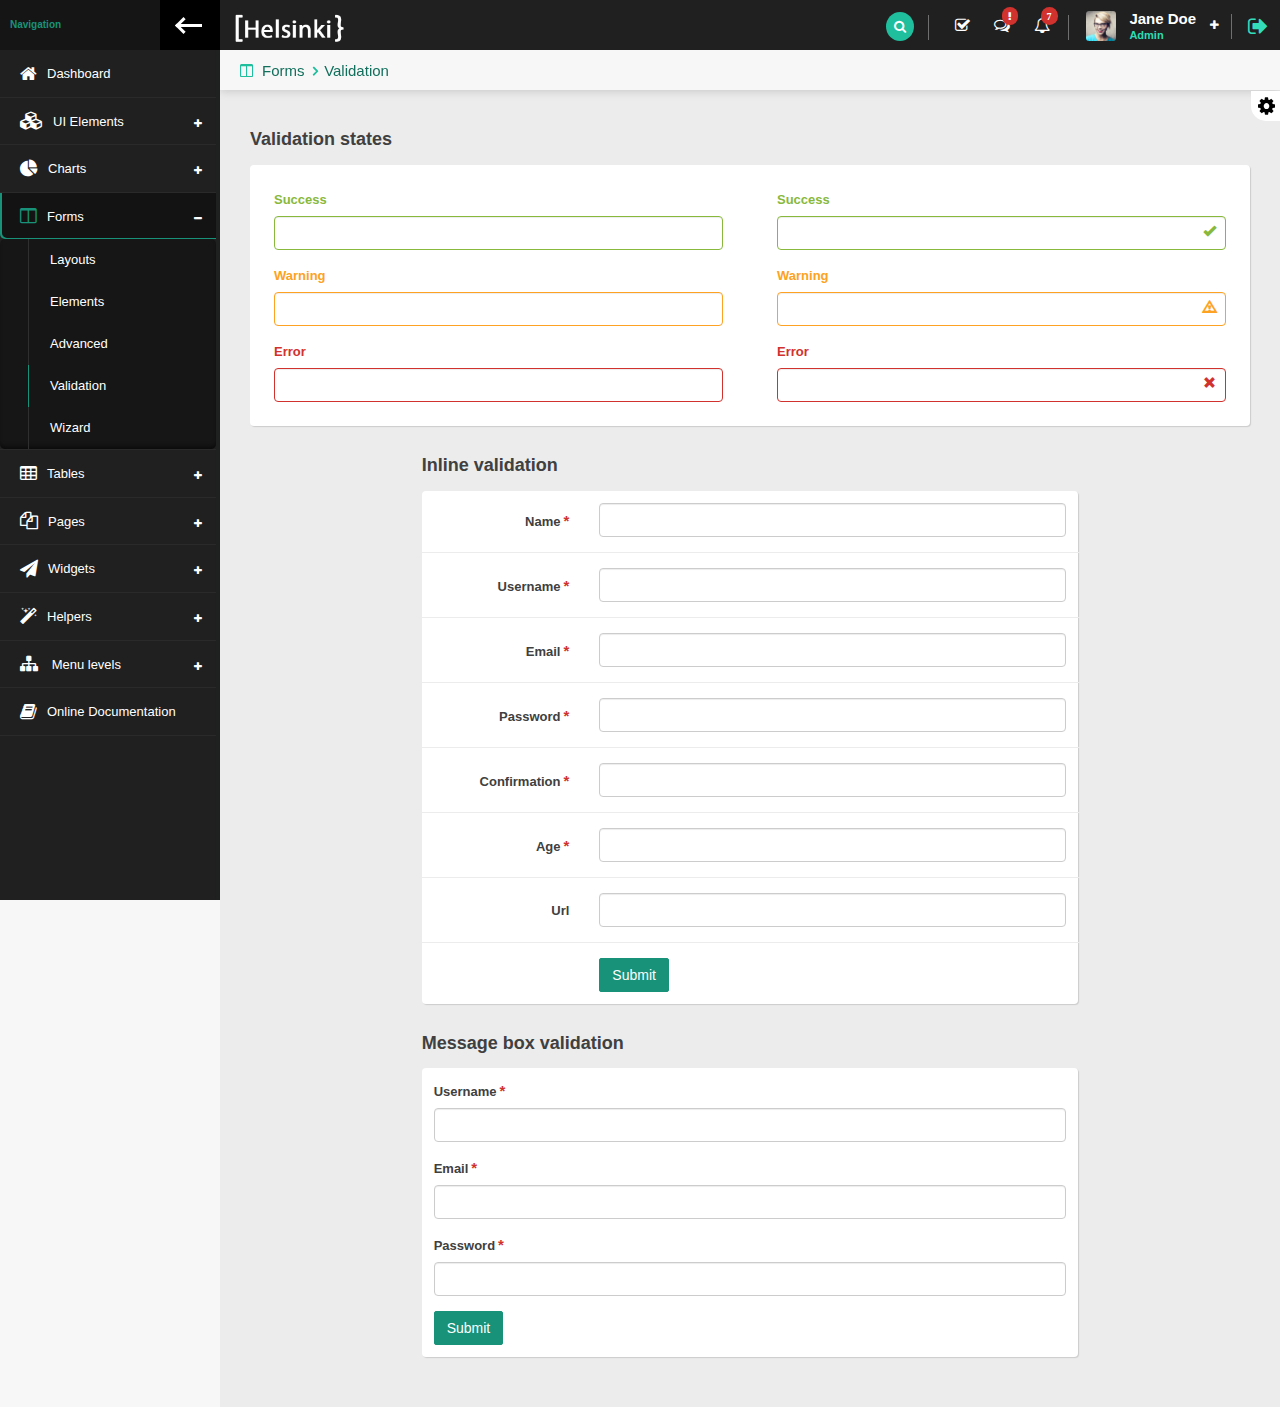
<file: library Management/assets/forms_validation.html>
<!doctype html>
<html lang="en" class="fixed left-sidebar-top">


<!-- Mirrored from myiideveloper.com/helsinki/last-version/helsinki_green-dark/src/forms_validation.html by HTTrack Website Copier/3.x [XR&CO'2014], Tue, 05 Mar 2019 13:06:11 GMT -->
<head>
    <meta charset="UTF-8">
    <meta name="viewport" content="width=device-width, initial-scale=1.0, maximum-scale=1.0, user-scalable=no" />
    <title>Helsinki</title>
    <link rel="apple-touch-icon" sizes="120x120" href="favicon/apple-icon-120x120.png">
    <link rel="icon" type="image/png" sizes="192x192" href="favicon/android-icon-192x192.png">
    <link rel="icon" type="image/png" sizes="32x32" href="favicon/favicon-32x32.png">
    <link rel="icon" type="image/png" sizes="16x16" href="favicon/favicon-16x16.png">
    <!--load progress bar-->
    <script src="vendor/pace/pace.min.js"></script>
    <link href="vendor/pace/pace-theme-minimal.css" rel="stylesheet" />
    <!--BASIC css-->
    <!-- ========================================================= -->
    <link rel="stylesheet" href="vendor/bootstrap/css/bootstrap.css">
    <link rel="stylesheet" href="vendor/font-awesome/css/font-awesome.css">
    <link rel="stylesheet" href="vendor/animate.css/animate.css">
    <!--SECTION css-->
    <!-- ========================================================= -->
    <!--TEMPLATE css-->
    <!-- ========================================================= -->
    <link rel="stylesheet" href="stylesheets/css/style.css">
</head>

<body>
<div class="wrap">
    <!-- page HEADER -->
    <!-- ========================================================= -->
    <div class="page-header">
        <!-- LEFTSIDE header -->
        <div class="leftside-header">
            <div class="logo">
                <a href="index.html" class="on-click">
                    <img alt="logo" src="images/header-logo.png" />
                </a>
            </div>
            <div id="menu-toggle" class="visible-xs toggle-left-sidebar" data-toggle-class="left-sidebar-open" data-target="html">
                <i class="fa fa-bars" aria-label="Toggle sidebar"></i>
            </div>
        </div>
        <!-- RIGHTSIDE header -->
        <div class="rightside-header">
            <div class="header-middle"></div>
            <!--SEARCH HEADERBOX-->
            <div class="header-section" id="search-headerbox">
                <input type="text" name="search" id="search" placeholder="Search...">
                <i class="fa fa-search search" id="search-icon" aria-hidden="true"></i>
                <div class="header-separator"></div>
            </div>
            <!--NOCITE HEADERBOX-->
            <div class="header-section hidden-xs" id="notice-headerbox">
                <!--check list-->
                <div class="notice" id="checklist-notice">
                    <i class="fa fa-check-square-o" aria-hidden="true"></i>
                    <div class="dropdown-box basic">
                        <div class="drop-header">
                            <h3><i class="fa fa-check-square-o" aria-hidden="true"></i> To-Do List</h3>
                        </div>
                        <div class="drop-content">
                            <div class="widget-list list-to-do">
                                <ul>
                                    <li>
                                        <div class="checkbox-custom checkbox-primary">
                                            <input type="checkbox" id="check-s1" value="option1">
                                            <label class="check" for="check-s1">Accusantium eveniet ipsam neque</label>
                                        </div>
                                    </li>
                                    <li>
                                        <div class="checkbox-custom checkbox-primary">
                                            <input type="checkbox" id="check-s2" value="option1" checked>
                                            <label class="check" for="check-s2">Lorem ipsum dolor sit</label>
                                        </div>
                                    </li>
                                    <li>
                                        <div class="checkbox-custom checkbox-primary">
                                            <input type="checkbox" id="check-s3" value="option1">
                                            <label class="check" for="check-s3">Dolor eligendi in ipsum sapiente</label>
                                        </div>
                                    </li>
                                    <li>
                                        <div class="checkbox-custom checkbox-primary">
                                            <input type="checkbox" id="check-s4" value="option1">
                                            <label class="check" for="check-s4">Natus recusandae vel</label>
                                        </div>
                                    </li>
                                    <li>
                                        <div class="checkbox-custom checkbox-primary">
                                            <input type="checkbox" id="check-s5" value="option1">
                                            <label class="check" for="check-s5">Adipisci amet officia tempore ut</label>
                                        </div>
                                    </li>
                                </ul>
                            </div>
                        </div>
                        <div class="drop-footer">
                            <a>See all Items</a>
                        </div>
                    </div>
                </div>
                <!--messages-->
                    <div class="notice" id="messages-notice">
                        <i class="fa fa-comments-o" aria-hidden="true"><span class="badge badge-xs badge-top-right x-danger"><i class="fa fa-exclamation"></i></span>
                        </i>
                        <div class="dropdown-box basic">
                            <div class="drop-header ">
                                <h3><i class="fa fa-comments" aria-hidden="true"></i> Messages</h3>
                                <span class="badge x-danger b-rounded">120</span>
                            </div>
                            <div class="drop-content">
                                <div class="widget-list list-left-element">
                                    <ul>
                                        <li>
                                            <a href="#">
                                                <div class="left-element"><img alt="profile photo" src="images/avatar/avatar_1.jpg" /></div>
                                                <div class="text">
                                                    <span class="title">John Doe</span>
                                                    <span class="subtitle">hello world</span>
                                                </div>
                                            </a>
                                        </li>
                                        <li>
                                            <a href="#">
                                                <div class="left-element"><img alt="profile photo" src="images/avatar/avatar_2.jpg" /></div>
                                                <div class="text">
                                                    <span class="title">Alice Smith</span>
                                                    <span class="subtitle">hello world</span>
                                                </div>
                                            </a>
                                        </li>
                                        <li>
                                            <a href="#">
                                                <div class="left-element"><img alt="profile photo" src="images/avatar/avatar_3.jpg" /></div>
                                                <div class="text">
                                                    <span class="title">Klaus Wolf</span>
                                                    <span class="subtitle">hello world</span>
                                                </div>
                                            </a>
                                        </li>
                                        <li>
                                            <a href="#">
                                                <div class="left-element"><img alt="profile photo" src="images/avatar/avatar_4.jpg" /></div>
                                                <div class="text">
                                                    <span class="title">Sun Li</span>
                                                    <span class="subtitle">hello world</span>
                                                </div>
                                            </a>
                                        </li>
                                        <li>
                                            <a href="#">
                                                <div class="left-element"><img alt="profile photo" src="images/avatar/avatar_5.jpg" /></div>
                                                <div class="text">
                                                    <span class="title">Sonia Valera</span>
                                                    <span class="subtitle">hello world</span>
                                                </div>
                                            </a>
                                        </li>
                                    </ul>
                                </div>
                            </div>
                            <div class="drop-footer">
                                <a>See all messages</a>
                            </div>
                        </div>
                    </div>
                <!--alerts notices-->
                <div class="notice" id="alerts-notice">
                    <i class="fa fa-bell-o" aria-hidden="true"><span class="badge badge-xs badge-top-right x-danger">7</span></i>

                    <div class="dropdown-box basic">
                        <div class="drop-header">
                            <h3><i class="fa fa-bell-o" aria-hidden="true"></i> Notifications</h3>
                            <span class="badge x-danger b-rounded">7</span>

                        </div>
                        <div class="drop-content">
                            <div class="widget-list list-left-element list-sm">
                                <ul>
                                    <li>
                                        <a href="#">
                                            <div class="left-element"><i class="fa fa-warning color-warning"></i></div>
                                            <div class="text">
                                                <span class="title">8 Bugs</span>
                                                <span class="subtitle">reported today</span>
                                            </div>
                                        </a>
                                    </li>
                                    <li>
                                        <a href="#">
                                            <div class="left-element"><i class="fa fa-flag color-danger"></i></div>
                                            <div class="text">
                                                <span class="title">Error</span>
                                                <span class="subtitle">sevidor C down</span>
                                            </div>
                                        </a>
                                    </li>
                                    <li>
                                        <a href="#">
                                            <div class="left-element"><i class="fa fa-cog color-dark"></i></div>
                                            <div class="text">
                                                <span class="title">New Configuration</span>
                                                <span class="subtitle"></span>
                                            </div>
                                        </a>
                                    </li>
                                    <li>
                                        <a href="#">
                                            <div class="left-element"><i class="fa fa-tasks color-success"></i></div>
                                            <div class="text">
                                                <span class="title">14 Task</span>
                                                <span class="subtitle">completed</span>
                                            </div>
                                        </a>
                                    </li>
                                    <li>
                                        <a href="#">
                                            <div class="left-element"><i class="fa fa-envelope color-primary"></i></div>
                                            <div class="text">
                                                <span class="title">21 Menssage</span>
                                                <span class="subtitle"> (see more)</span>
                                            </div>
                                        </a>
                                    </li>
                                </ul>
                            </div>
                        </div>
                        <div class="drop-footer">
                            <a>See all notifications</a>
                        </div>
                    </div>
                </div>
                <div class="header-separator"></div>
            </div>
            <!--USER HEADERBOX -->
            <div class="header-section" id="user-headerbox">
                <div class="user-header-wrap">
                    <div class="user-photo">
                        <img alt="profile photo" src="images/avatar/avatar_user.jpg" />
                    </div>
                    <div class="user-info">
                        <span class="user-name">Jane Doe</span>
                        <span class="user-profile">Admin</span>
                    </div>
                    <i class="fa fa-plus icon-open" aria-hidden="true"></i>
                    <i class="fa fa-minus icon-close" aria-hidden="true"></i>
                </div>
                <div class="user-options dropdown-box">
                    <div class="drop-content basic">
                        <ul>
                            <li> <a href="pages_user-profile.html"><i class="fa fa-user" aria-hidden="true"></i> Profile</a></li>
                            <li> <a href="pages_lock-screen.html"><i class="fa fa-lock" aria-hidden="true"></i> Lock Screen</a></li>
                            <li><a href="#"><i class="fa fa-cog" aria-hidden="true"></i> Configurations</a></li>
                        </ul>
                    </div>
                </div>
            </div>
            <div class="header-separator"></div>
            <!--Log out -->
            <div class="header-section">
                <a href="pages_sign-in.html" data-toggle="tooltip" data-placement="left" title="Logout"><i class="fa fa-sign-out log-out" aria-hidden="true"></i></a>
            </div>
        </div>
    </div>
    <!-- page BODY -->
    <!-- ========================================================= -->
    <div class="page-body">
        <!-- LEFT SIDEBAR -->
        <!-- ========================================================= -->
        <div class="left-sidebar">
            <!-- left sidebar HEADER -->
            <div class="left-sidebar-header">
                <div class="left-sidebar-title">Navigation</div>
                <div class="left-sidebar-toggle c-hamburger c-hamburger--htla hidden-xs" data-toggle-class="left-sidebar-collapsed" data-target="html">
                    <span></span>
                </div>
            </div>
            <!-- NAVIGATION -->
            <!-- ========================================================= -->
            <div id="left-nav" class="nano">
                <div class="nano-content">
                    <nav>
                        <ul class="nav nav-left-lines" id="main-nav">
                            <!--HOME-->
                            <li><a href="index.html"><i class="fa fa-home" aria-hidden="true"></i><span>Dashboard</span></a></li>
                            <!--UI ELEMENTENTS-->
                            <li class="has-child-item close-item">
                                <a><i class="fa fa-cubes" aria-hidden="true"></i><span>UI Elements</span></a>
                                <ul class="nav child-nav level-1">
                                    <li><a href="ui-elements_panels.html">Panels</a></li>
                                    <li><a href="ui-elements_accordions.html">Accordions</a></li>
                                    <li><a href="ui-elements_tabs.html">Tabs</a></li>
                                    <li><a href="ui-elements_buttons.html">Buttons</a></li>
                                    <li><a href="ui-elements_typography.html">Typography</a></li>
                                    <li><a href="ui-elements_alerts.html">Alerts</a></li>
                                    <li><a href="ui-elements_modals.html">Modals</a></li>
                                    <li><a href="ui-elements_lightbox.html">Lightbox</a></li>
                                    <li class="has-child-item close-item">
                                        <a>Notifications</a>
                                        <ul class="nav child-nav level-2 ">
                                            <li><a href="ui-elements_notifications-pnotify.html">PNotify</a></li>
                                            <li><a href="ui-elements_notifications-toastr.html">Toastr</a></li>
                                        </ul>
                                    </li>
                                    <li><a href="ui-elements_animations-appear.html">Animations</a></li>
                                    <li><a href="ui-elements_badges-tags.html">Badge & Tags</a></li>
                                </ul>
                            </li>
                            <!--CHARTS-->
                            <li class="has-child-item close-item">
                                <a><i class="fa fa-pie-chart" aria-hidden="true"></i><span>Charts</span></a>
                                <ul class="nav child-nav level-1">
                                    <li><a href="charts_chart-js.html">CharJS</a></li>
                                    <li><a href="charts_morris.html">Morris</a></li>
                                    <li><a href="charts_peity.html">Peity</a></li>
                                </ul>
                            </li>
                            <!--FORMS-->
                            <li class="has-child-item open-item active-item">
                                <a><i class="fa fa-columns" aria-hidden="true"></i><span>Forms</span></a>
                                <ul class="nav child-nav level-1">
                                    <li><a href="forms_layouts.html">Layouts</a></li>
                                    <li><a href="forms_elements.html">Elements</a></li>
                                    <li><a href="forms_advanced.html">Advanced</a></li>
                                    <li class="active-item"><a href="forms_validation.html">Validation</a></li>
                                    <li><a href="forms_wizard.html">Wizard</a></li>
                                </ul>
                            </li>
                            <!--TABLES-->
                            <li class="has-child-item close-item">
                                <a><i class="fa fa-table" aria-hidden="true"></i><span>Tables</span></a>
                                <ul class="nav child-nav level-1">
                                    <li><a href="tables_basic.html">Basic</a></li>
                                    <li><a href="tables_data-tables.html">DataTable</a></li>
                                    <li><a href="tables_responsive.html">Responsive</a></li>
                                </ul>
                            </li>
                            <!--PAGES-->
                            <li class="has-child-item close-item">
                                <a><i class="fa fa-files-o" aria-hidden="true"></i><span>Pages</span></a>
                                <ul class="nav child-nav level-1">
                                    <li><a href="pages_sign-in.html">Sign in</a></li>
                                    <li><a href="pages_register.html">Register</a></li>
                                    <li><a href="pages_lock-screen.html">Lock screen</a></li>
                                    <li><a href="pages_forgot-password.html">Forgot password</a></li>
                                    <li class="has-child-item close-item">
                                        <a>Error pages</a>
                                        <ul class="nav child-nav level-2 ">
                                            <li><a href="pages_error-404-content.html">Error 404 content</a></li>
                                            <li><a href="pages_error-404.html">Error 404 page</a></li>
                                            <li><a href="pages_error-500.html">Error 500</a></li>
                                        </ul>
                                    </li>
                                    <li><a href="pages_faq.html">FAQ</a></li>
                                    <li><a href="pages_user-profile.html">User profile</a></li>
                                    <li class="has-child-item close-item">
                                        <a>Search results</a>
                                        <ul class="nav child-nav level-2 ">
                                            <li><a href="pages_search-results-list.html">List style</a></li>
                                            <li><a href="pages_search-results-grid.html">Grid Style</a></li>
                                        </ul>
                                    </li>
                                    <li class="has-child-item close-item">
                                        <a>Projects</a>
                                        <ul class="nav child-nav level-2 ">
                                            <li><a href="pages_project-list.html">List</a></li>
                                            <li><a href="pages_project-detail.html">Detail</a></li>
                                        </ul>
                                    </li>

                                </ul>
                            </li>
                            <!--WIDGETS-->
                            <li class="has-child-item close-item">
                                <a><i class="fa fa-paper-plane" aria-hidden="true"></i><span>Widgets</span></a>
                                <ul class="nav child-nav level-1">
                                    <li><a href="widgets_boxes.html">Boxes</a></li>
                                    <li><a href="widgets_lists.html">Lists</a></li>
                                    <li><a href="widgets_posts.html">Posts</a></li>
                                    <li><a href="widgets_timelines.html">Timelines</a></li>
                                </ul>
                            </li>
                            <!--HELPERS-->
                            <li class="has-child-item close-item">
                                <a><i class="fa fa-magic" aria-hidden="true"></i><span>Helpers</span></a>
                                <ul class="nav child-nav level-1">
                                    <li><a href="helpers_background-border.html">Background & Border</a></li>
                                    <li><a href="helpers_margin-padding.html">Margin & Padding</a></li>
                                </ul>
                            </li>
                            <!--MENU LEVELS-->
                            <li class=" has-child-item close-item">
                                <a>
                                    <i class="fa fa-sitemap" aria-hidden="true"></i>
                                    <span>Menu levels</span>
                                </a>
                                <ul class="nav child-nav level-1">
                                    <li><a>First Item</a></li>
                                    <li class="has-child-item close-item">
                                        <a>Second Item</a>
                                        <ul class="nav child-nav level-2 ">
                                            <li><a href="#">Option 1</a></li>
                                            <li><a href="#">Option 2</a></li>
                                            <li class="has-child-item close-item">
                                                <a>Option 3</a>
                                                <ul class="nav child-nav level-3 ">
                                                    <li><a href="#">Item 1</a></li>
                                                    <li><a href="#">Item 2</a></li>
                                                    <li><a href="#">Item 3</a></li>
                                                </ul>
                                            </li>
                                        </ul>
                                    </li>
                                    <li><a>Third Item</a></li>
                                    <li class="has-child-item close-item">
                                        <a>Fourth Item</a>
                                        <ul class="nav child-nav level-2 ">
                                            <li><a href="#">Option 1</a></li>
                                            <li><a href="#">Option 2</a></li>
                                            <li class="has-child-item close-item">
                                                <a>Option 3</a>
                                                <ul class="nav child-nav level-3 ">
                                                    <li><a href="#">Item 1</a></li>
                                                    <li><a href="#">Item 2</a></li>
                                                    <li><a href="#">Item 3</a></li>
                                                </ul>
                                            </li>
                                        </ul>
                                    </li>
                                </ul>
                            </li>
                             <!--DOCUMENTATION-->
                            <li><a target="_blank" href="http://myiideveloper.com/helsinki/last-version/documentation/index.html"><i class="fa fa-book" aria-hidden="true"></i><span>Online Documentation</span></a></li>

                        </ul>
                    </nav>
                </div>
            </div>
        </div>
        <!-- CONTENT -->
        <!-- ========================================================= -->
        <div class="content">
            <!-- content HEADER -->
            <!-- ========================================================= -->
            <div class="content-header">
                <!-- leftside content header -->
                <div class="leftside-content-header">
                    <ul class="breadcrumbs">
                        <li><i class="fa fa-columns" aria-hidden="true"></i><a href="#">Forms</a></li>
                        <li><a>Validation</a></li>
                    </ul>
                </div>
            </div>
            <!-- =-=-=-=-=-=-=-=-=-=-=-=-=-=-=-=-=-=-=-=-=-=-=-=-=-=-=-=-=-=-=-=-=-=-=-=-=-=-=-=-=-=-=-=-=-=-=-=-=-=-= -->
            <div class="row animated fadeInUp">
                <div class="col-sm-12 col-md-12 ">
                    <h4 class="section-subtitle"><b>Validation states</b></h4>
                    <div class="panel">
                        <div class="panel-content">
                            <div class="row">
                                <div class="col-md-6">
                                    <div class="panel-content">
                                        <div class="form-group has-success">
                                            <label for="state-success" class="control-label">Success</label>
                                            <input type="text" class="form-control" id="state-success">
                                        </div>
                                        <div class="form-group has-warning">
                                            <label for="state-warning" class="control-label">Warning</label>
                                            <input type="text" class="form-control" id="state-warning">
                                        </div>
                                        <div class="form-group has-error">
                                            <label for="state-error" class="control-label">Error</label>
                                            <input type="text" class="form-control" id="state-error">
                                        </div>
                                    </div>
                                </div>
                                <div class="col-md-6">
                                    <div class="panel-content">
                                        <div class="form-group  has-success has-feedback">
                                            <label for="state-success-feedback" class="control-label">Success</label>
                                            <input type="text" class="form-control" id="state-success-feedback">
                                            <span class="glyphicon glyphicon-ok form-control-feedback"></span>
                                        </div>
                                        <div class="form-group has-warning has-feedback">
                                            <label for="state-warning-feedback" class="control-label">Warning</label>
                                            <input type="text" class="form-control" id="state-warning-feedback">
                                            <span class="glyphicon glyphicon-warning-sign form-control-feedback"></span>
                                        </div>
                                        <div class="form-group has-error has-feedback">
                                            <label for="state-error-feedback" class="control-label">Error</label>
                                            <input type="text" class="form-control" id="state-error-feedback">
                                            <span class="glyphicon glyphicon-remove form-control-feedback"></span>
                                        </div>
                                    </div>
                                </div>
                            </div>
                        </div>
                    </div>
                </div>
                <div class="col-sm-12 col-md-8 col-md-offset-2">
                    <h4 class="section-subtitle"><b>Inline validation</b></h4>
                    <div class="panel">
                        <div class="panel-content">
                            <div class="row">
                                <div class="col-md-12">
                                    <form id="inline-validation" class="form-horizontal form-stripe">
                                        <div class="form-group">
                                            <label for="name" class="col-sm-3 control-label">Name<span class="required">*</span></label>
                                            <div class="col-sm-9">
                                                <input type="text" class="form-control" id="name" name="name" required>
                                            </div>
                                        </div>
                                        <div class="form-group">
                                            <label for="username" class="col-sm-3 control-label">Username<span class="required">*</span></label>
                                            <div class="col-sm-9">
                                                <input type="text" class="form-control" id="username" name="username" required>
                                            </div>
                                        </div>
                                        <div class="form-group">
                                            <label for="email" class="col-sm-3 control-label">Email<span class="required">*</span></label>
                                            <div class="col-sm-9">
                                                <input type="email" class="form-control" id="email" name="email" required>
                                            </div>
                                        </div>
                                        <div class="form-group">
                                            <label for="password" class="col-sm-3 control-label">Password<span class="required">*</span></label>
                                            <div class="col-sm-9">
                                                <input type="password" class="form-control" id="password" name="password" required>
                                            </div>
                                        </div>
                                        <div class="form-group">
                                            <label for="cofirmation" class="col-sm-3 control-label">Confirmation<span class="required">*</span></label>
                                            <div class="col-sm-9">
                                                <input type="password" class="form-control" id="cofirmation" name="confirmation" required>
                                            </div>
                                        </div>
                                        <div class="form-group">
                                            <label for="age" class="col-sm-3 control-label">Age<span class="required">*</span></label>
                                            <div class="col-sm-9">
                                                <input type="text" class="form-control" id="age" name="age" required>
                                            </div>
                                        </div>
                                        <div class="form-group">
                                            <label for="url" class="col-sm-3 control-label">Url</label>
                                            <div class="col-sm-9">
                                                <input type="text" class="form-control" id="url" name="url">
                                            </div>
                                        </div>
                                        <div class="form-group">
                                            <div class="col-sm-offset-3 col-sm-9">
                                                <button type="submit" class="btn btn-primary">Submit</button>
                                            </div>
                                        </div>
                                    </form>
                                </div>
                            </div>
                        </div>
                    </div>
                </div>
                <div class="col-sm-12 col-md-8 col-md-offset-2">
                    <h4 class="section-subtitle"><b>Message box validation</b></h4>
                    <div class="panel">
                        <div class="panel-content">
                            <div class="row">
                                <div class="col-md-12">
                                    <form id="messagebox-validation"  class="">
                                        <div class="message-container alert alert-danger">
                                            <ul></ul>
                                        </div>
                                        <div class="form-group">
                                            <label for="username2" class=" control-label">Username<span class="required">*</span></label>
                                            <input type="text" class="form-control" id="username2" name="username" required>
                                        </div>
                                        <div class="form-group">
                                            <label for="email2" class=" control-label">Email<span class="required">*</span></label>
                                            <input type="email" class="form-control" id="email2" name="email" required>
                                        </div>
                                        <div class="form-group">
                                            <label for="password2" class=" control-label">Password<span class="required">*</span></label>
                                            <input type="password" class="form-control" id="password2" name="password" required>
                                        </div>
                                        <div class="form-group">
                                            <button type="submit" class="btn btn-primary">Submit</button>
                                        </div>
                                    </form>
                                </div>
                            </div>
                        </div>
                    </div>
                </div>
            </div>
            <!-- =-=-=-=-=-=-=-=-=-=-=-=-=-=-=-=-=-=-=-=-=-=-=-=-=-=-=-=-=-=-=-=-=-=-=-=-=-=-=-=-=-=-=-=-=-=-=-=-=-=-= -->
        </div>
        <!-- RIGHT SIDEBAR -->
        <!-- ========================================================= -->
            <div class="right-sidebar">
                <div class="right-sidebar-toggle" data-toggle-class="right-sidebar-opened" data-target="html">
                    <i class="fa fa-cog fa-spin" aria-hidden="true"></i>
                </div>
                <div id="right-nav" class="nano">
                    <div class="nano-content">
                        <div class="template-settings">
                            <h4 class="text-center">Template Settings</h4>
                            <ul class="toggle-settings pv-xlg">
                                <li>
                                    <h6 class="text">Header fixed</h6>
                                    <label class="switch">
                                        <input id="header-fixed" type="checkbox" checked>
                                        <span class="slider round"></span>
                                    </label>
                                </li>
                                <li>
                                    <h6 class="text">Content header fixed</h6>
                                    <label class="switch">
                                        <input id="content-header-fixed" type="checkbox" checked>
                                        <span class="slider round"></span>
                                    </label>
                                </li>
                                <li>
                                    <h6 class="text">Left sidebar collapsed</h6>
                                    <label class="switch">
                                        <input id="left-sidebar-collapsed" type="checkbox">
                                        <span class="slider round"></span>
                                    </label>
                                </li>
                                <li>
                                    <h6 class="text">Left sidebar Top</h6>
                                    <label class="switch">
                                        <input id="left-sidebar-top" type="checkbox" checked>
                                        <span class="slider round"></span>
                                    </label>
                                </li>
                                <li>
                                    <h6 class="text">Left sidebar fixed</h6>
                                    <label class="switch">
                                        <input id="left-sidebar-fixed" type="checkbox" checked>
                                        <span class="slider round"></span>
                                    </label>
                                </li>
                                <li>
                                    <h6 class="text">Left sidebar over</h6>
                                    <label class="switch">
                                        <input id="left-sidebar-over" type="checkbox">
                                        <span class="slider round"></span>
                                    </label>
                                </li>
                                <li>
                                    <h6 class="text">Left sidebar nav left-lines</h6>
                                    <label class="switch">
                                        <input id="left-sidebar-left-lines" type="checkbox" checked>
                                        <span class="slider round"></span>
                                    </label>
                                </li>
                            </ul>
                            <h4 class="text-center">Template Colors</h4>

                            <div class="row toggle-colors">
                                <div class="col-xs-6">
                                    <a href="index.html" class="on-click"> <img alt="Helsinki-green" src="images/theme/dark_green.png" /></a>
                                </div>
                                <div class="col-xs-6">
                                    <a href="http://myiideveloper.com/helsinki/last-version/helsinki_green-light/src/index.html" class="on-click"> <img alt="Helsinki-green" src="images/theme/white_green.png" /></a>
                                </div>
                            </div>
                            <div class="row toggle-colors">
                                <div class="col-xs-6">
                                    <a href="http://myiideveloper.com/helsinki/last-version/helsinki_dark/src/index.html" class="on-click"> <img alt="Helsinki-green" src="images/theme/dark_white.png" /></a>
                                </div>
                                <div class="col-xs-6">
                                    <a href="http://myiideveloper.com/helsinki/last-version/helsinki_light/src/index.html" class="on-click"> <img alt="Helsinki-green" src="images/theme/white_dark.png" /></a>
                                </div>
                            </div>
                            <div class="row toggle-colors">
                                <div class="col-xs-6">
                                    <a href="http://myiideveloper.com/helsinki/last-version/helsinki_blue-dark/src/index.html" class="on-click"> <img alt="Helsinki-green" src="images/theme/dark_blue.png" /></a>
                                </div>
                                <div class="col-xs-6">
                                    <a href="http://myiideveloper.com/helsinki/last-version/helsinki_blue-light/src/index.html" class="on-click"> <img alt="Helsinki-green" src="images/theme/white_blue.png" /></a>
                                </div>
                            </div>
                            <div class="row mt-lg">
                                <div class="col-sm-12 text-center">
                                    <a  target="_blank" href="http://myiideveloper.com/helsinki/last-version/documentation/index.html"><h5> <i class="fa fa-book mr-sm"></i>Online Documentation</h5></a>
                                </div>
                            </div>
                        </div>
                    </div>
                </div>
            </div>

        <!--scroll to top-->
        <a href="#" class="scroll-to-top"><i class="fa fa-angle-double-up"></i></a>
    </div>
</div>
<!--BASIC scripts-->
<!-- ========================================================= -->
<script src="vendor/jquery/jquery-1.12.3.min.js"></script>
<script src="vendor/bootstrap/js/bootstrap.min.js"></script>
<script src="vendor/nano-scroller/nano-scroller.js"></script>
<!--TEMPLATE scripts-->
<!-- ========================================================= -->
<script src="javascripts/template-script.min.js"></script>
<script src="javascripts/template-init.min.js"></script>
<!-- SECTION script and examples-->
<!-- ========================================================= -->
<!--jQuery validation-->
<script src="vendor/jquery-validation/jquery.validate.min.js"></script>
<!--Examples-->
<script src="javascripts/examples/forms/validation.js"></script>
</body>


<!-- Mirrored from myiideveloper.com/helsinki/last-version/helsinki_green-dark/src/forms_validation.html by HTTrack Website Copier/3.x [XR&CO'2014], Tue, 05 Mar 2019 13:06:13 GMT -->
</html>
</file>
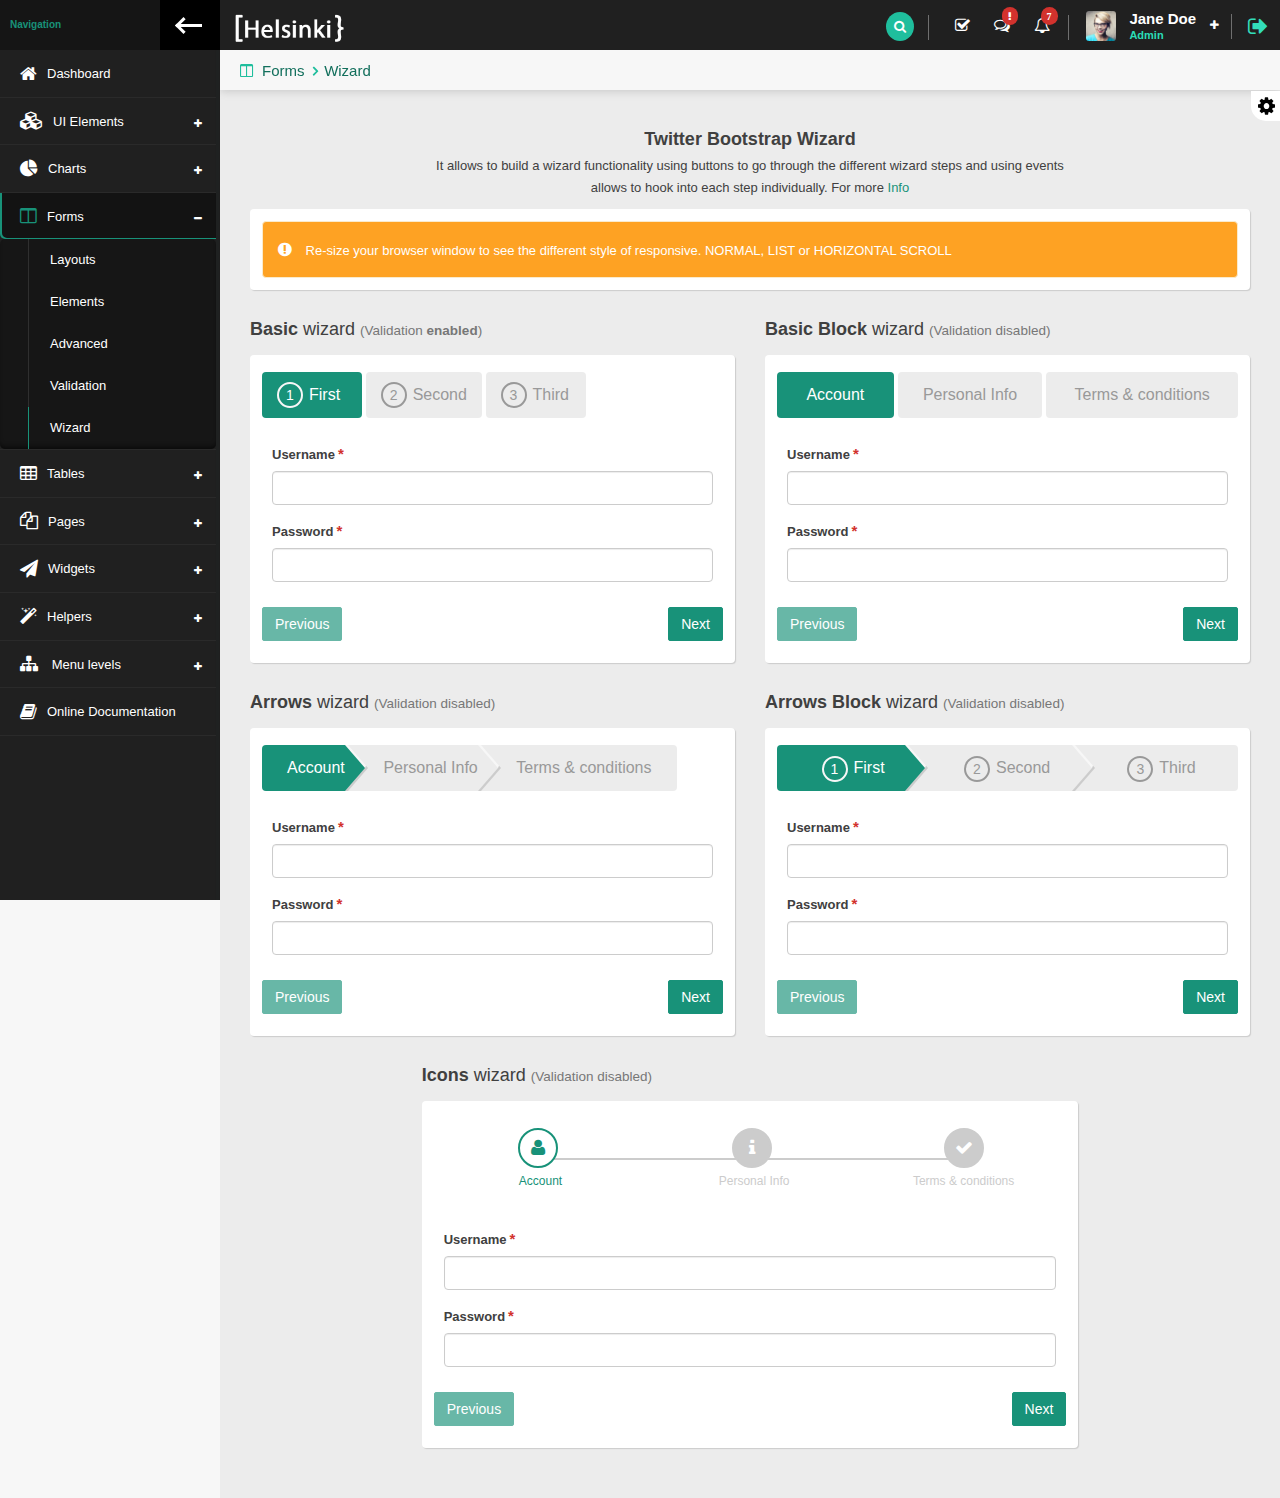
<file: library Management/assets/forms_wizard.html>
<!doctype html>
<html lang="en" class="fixed left-sidebar-top">


<!-- Mirrored from myiideveloper.com/helsinki/last-version/helsinki_green-dark/src/forms_wizard.html by HTTrack Website Copier/3.x [XR&CO'2014], Tue, 05 Mar 2019 13:06:13 GMT -->
<head>
    <meta charset="UTF-8">
    <meta name="viewport" content="width=device-width, initial-scale=1.0, maximum-scale=1.0, user-scalable=no" />
    <title>Helsinki</title>
    <link rel="apple-touch-icon" sizes="120x120" href="favicon/apple-icon-120x120.png">
    <link rel="icon" type="image/png" sizes="192x192" href="favicon/android-icon-192x192.png">
    <link rel="icon" type="image/png" sizes="32x32" href="favicon/favicon-32x32.png">
    <link rel="icon" type="image/png" sizes="16x16" href="favicon/favicon-16x16.png">
    <!--load progress bar-->
    <script src="vendor/pace/pace.min.js"></script>
    <link href="vendor/pace/pace-theme-minimal.css" rel="stylesheet" />
    <!--BASIC css-->
    <!-- ========================================================= -->
    <link rel="stylesheet" href="vendor/bootstrap/css/bootstrap.css">
    <link rel="stylesheet" href="vendor/font-awesome/css/font-awesome.css">
    <link rel="stylesheet" href="vendor/animate.css/animate.css">
    <!--SECTION css-->
    <!-- ========================================================= -->
    <!--Notification msj-->
    <link rel="stylesheet" href="vendor/toastr/toastr.min.css">
    <!--TEMPLATE css-->
    <!-- ========================================================= -->
    <link rel="stylesheet" href="stylesheets/css/style.css">
</head>

<body>
<div class="wrap">
    <!-- page HEADER -->
    <!-- ========================================================= -->
    <div class="page-header">
        <!-- LEFTSIDE header -->
        <div class="leftside-header">
            <div class="logo">
                <a href="index.html" class="on-click">
                    <img alt="logo" src="images/header-logo.png" />
                </a>
            </div>
            <div id="menu-toggle" class="visible-xs toggle-left-sidebar" data-toggle-class="left-sidebar-open" data-target="html">
                <i class="fa fa-bars" aria-label="Toggle sidebar"></i>
            </div>
        </div>
        <!-- RIGHTSIDE header -->
        <div class="rightside-header">
            <div class="header-middle"></div>
            <!--SEARCH HEADERBOX-->
            <div class="header-section" id="search-headerbox">
                <input type="text" name="search" id="search" placeholder="Search...">
                <i class="fa fa-search search" id="search-icon" aria-hidden="true"></i>
                <div class="header-separator"></div>
            </div>
            <!--NOCITE HEADERBOX-->
            <div class="header-section hidden-xs" id="notice-headerbox">
                <!--check list-->
                <div class="notice" id="checklist-notice">
                    <i class="fa fa-check-square-o" aria-hidden="true"></i>
                    <div class="dropdown-box basic">
                        <div class="drop-header">
                            <h3><i class="fa fa-check-square-o" aria-hidden="true"></i> To-Do List</h3>
                        </div>
                        <div class="drop-content">
                            <div class="widget-list list-to-do">
                                <ul>
                                    <li>
                                        <div class="checkbox-custom checkbox-primary">
                                            <input type="checkbox" id="check-s1" value="option1">
                                            <label class="check" for="check-s1">Accusantium eveniet ipsam neque</label>
                                        </div>
                                    </li>
                                    <li>
                                        <div class="checkbox-custom checkbox-primary">
                                            <input type="checkbox" id="check-s2" value="option1" checked>
                                            <label class="check" for="check-s2">Lorem ipsum dolor sit</label>
                                        </div>
                                    </li>
                                    <li>
                                        <div class="checkbox-custom checkbox-primary">
                                            <input type="checkbox" id="check-s3" value="option1">
                                            <label class="check" for="check-s3">Dolor eligendi in ipsum sapiente</label>
                                        </div>
                                    </li>
                                    <li>
                                        <div class="checkbox-custom checkbox-primary">
                                            <input type="checkbox" id="check-s4" value="option1">
                                            <label class="check" for="check-s4">Natus recusandae vel</label>
                                        </div>
                                    </li>
                                    <li>
                                        <div class="checkbox-custom checkbox-primary">
                                            <input type="checkbox" id="check-s5" value="option1">
                                            <label class="check" for="check-s5">Adipisci amet officia tempore ut</label>
                                        </div>
                                    </li>
                                </ul>
                            </div>
                        </div>
                        <div class="drop-footer">
                            <a>See all Items</a>
                        </div>
                    </div>
                </div>
                <!--messages-->
                    <div class="notice" id="messages-notice">
                        <i class="fa fa-comments-o" aria-hidden="true"><span class="badge badge-xs badge-top-right x-danger"><i class="fa fa-exclamation"></i></span>
                        </i>
                        <div class="dropdown-box basic">
                            <div class="drop-header ">
                                <h3><i class="fa fa-comments" aria-hidden="true"></i> Messages</h3>
                                <span class="badge x-danger b-rounded">120</span>
                            </div>
                            <div class="drop-content">
                                <div class="widget-list list-left-element">
                                    <ul>
                                        <li>
                                            <a href="#">
                                                <div class="left-element"><img alt="profile photo" src="images/avatar/avatar_1.jpg" /></div>
                                                <div class="text">
                                                    <span class="title">John Doe</span>
                                                    <span class="subtitle">hello world</span>
                                                </div>
                                            </a>
                                        </li>
                                        <li>
                                            <a href="#">
                                                <div class="left-element"><img alt="profile photo" src="images/avatar/avatar_2.jpg" /></div>
                                                <div class="text">
                                                    <span class="title">Alice Smith</span>
                                                    <span class="subtitle">hello world</span>
                                                </div>
                                            </a>
                                        </li>
                                        <li>
                                            <a href="#">
                                                <div class="left-element"><img alt="profile photo" src="images/avatar/avatar_3.jpg" /></div>
                                                <div class="text">
                                                    <span class="title">Klaus Wolf</span>
                                                    <span class="subtitle">hello world</span>
                                                </div>
                                            </a>
                                        </li>
                                        <li>
                                            <a href="#">
                                                <div class="left-element"><img alt="profile photo" src="images/avatar/avatar_4.jpg" /></div>
                                                <div class="text">
                                                    <span class="title">Sun Li</span>
                                                    <span class="subtitle">hello world</span>
                                                </div>
                                            </a>
                                        </li>
                                        <li>
                                            <a href="#">
                                                <div class="left-element"><img alt="profile photo" src="images/avatar/avatar_5.jpg" /></div>
                                                <div class="text">
                                                    <span class="title">Sonia Valera</span>
                                                    <span class="subtitle">hello world</span>
                                                </div>
                                            </a>
                                        </li>
                                    </ul>
                                </div>
                            </div>
                            <div class="drop-footer">
                                <a>See all messages</a>
                            </div>
                        </div>
                    </div>
                <!--alerts notices-->
                <div class="notice" id="alerts-notice">
                    <i class="fa fa-bell-o" aria-hidden="true"><span class="badge badge-xs badge-top-right x-danger">7</span></i>

                    <div class="dropdown-box basic">
                        <div class="drop-header">
                            <h3><i class="fa fa-bell-o" aria-hidden="true"></i> Notifications</h3>
                            <span class="badge x-danger b-rounded">7</span>

                        </div>
                        <div class="drop-content">
                            <div class="widget-list list-left-element list-sm">
                                <ul>
                                    <li>
                                        <a href="#">
                                            <div class="left-element"><i class="fa fa-warning color-warning"></i></div>
                                            <div class="text">
                                                <span class="title">8 Bugs</span>
                                                <span class="subtitle">reported today</span>
                                            </div>
                                        </a>
                                    </li>
                                    <li>
                                        <a href="#">
                                            <div class="left-element"><i class="fa fa-flag color-danger"></i></div>
                                            <div class="text">
                                                <span class="title">Error</span>
                                                <span class="subtitle">sevidor C down</span>
                                            </div>
                                        </a>
                                    </li>
                                    <li>
                                        <a href="#">
                                            <div class="left-element"><i class="fa fa-cog color-dark"></i></div>
                                            <div class="text">
                                                <span class="title">New Configuration</span>
                                                <span class="subtitle"></span>
                                            </div>
                                        </a>
                                    </li>
                                    <li>
                                        <a href="#">
                                            <div class="left-element"><i class="fa fa-tasks color-success"></i></div>
                                            <div class="text">
                                                <span class="title">14 Task</span>
                                                <span class="subtitle">completed</span>
                                            </div>
                                        </a>
                                    </li>
                                    <li>
                                        <a href="#">
                                            <div class="left-element"><i class="fa fa-envelope color-primary"></i></div>
                                            <div class="text">
                                                <span class="title">21 Menssage</span>
                                                <span class="subtitle"> (see more)</span>
                                            </div>
                                        </a>
                                    </li>
                                </ul>
                            </div>
                        </div>
                        <div class="drop-footer">
                            <a>See all notifications</a>
                        </div>
                    </div>
                </div>
                <div class="header-separator"></div>
            </div>
            <!--USER HEADERBOX -->
            <div class="header-section" id="user-headerbox">
                <div class="user-header-wrap">
                    <div class="user-photo">
                        <img alt="profile photo" src="images/avatar/avatar_user.jpg" />
                    </div>
                    <div class="user-info">
                        <span class="user-name">Jane Doe</span>
                        <span class="user-profile">Admin</span>
                    </div>
                    <i class="fa fa-plus icon-open" aria-hidden="true"></i>
                    <i class="fa fa-minus icon-close" aria-hidden="true"></i>
                </div>
                <div class="user-options dropdown-box">
                    <div class="drop-content basic">
                        <ul>
                            <li> <a href="pages_user-profile.html"><i class="fa fa-user" aria-hidden="true"></i> Profile</a></li>
                            <li> <a href="pages_lock-screen.html"><i class="fa fa-lock" aria-hidden="true"></i> Lock Screen</a></li>
                            <li><a href="#"><i class="fa fa-cog" aria-hidden="true"></i> Configurations</a></li>
                        </ul>
                    </div>
                </div>
            </div>
            <div class="header-separator"></div>
            <!--Log out -->
            <div class="header-section">
                <a href="pages_sign-in.html" data-toggle="tooltip" data-placement="left" title="Logout"><i class="fa fa-sign-out log-out" aria-hidden="true"></i></a>
            </div>
        </div>
    </div>
    <!-- page BODY -->
    <!-- ========================================================= -->
    <div class="page-body">
        <!-- LEFT SIDEBAR -->
        <!-- ========================================================= -->
        <div class="left-sidebar">
            <!-- left sidebar HEADER -->
            <div class="left-sidebar-header">
                <div class="left-sidebar-title">Navigation</div>
                <div class="left-sidebar-toggle c-hamburger c-hamburger--htla hidden-xs" data-toggle-class="left-sidebar-collapsed" data-target="html">
                    <span></span>
                </div>
            </div>
            <!-- NAVIGATION -->
            <!-- ========================================================= -->
            <div id="left-nav" class="nano">
                <div class="nano-content">
                    <nav>
                        <ul class="nav nav-left-lines" id="main-nav">
                            <!--HOME-->
                            <li><a href="index.html"><i class="fa fa-home" aria-hidden="true"></i><span>Dashboard</span></a></li>
                            <!--UI ELEMENTENTS-->
                            <li class="has-child-item close-item">
                                <a><i class="fa fa-cubes" aria-hidden="true"></i><span>UI Elements</span></a>
                                <ul class="nav child-nav level-1">
                                    <li><a href="ui-elements_panels.html">Panels</a></li>
                                    <li><a href="ui-elements_accordions.html">Accordions</a></li>
                                    <li><a href="ui-elements_tabs.html">Tabs</a></li>
                                    <li><a href="ui-elements_buttons.html">Buttons</a></li>
                                    <li><a href="ui-elements_typography.html">Typography</a></li>
                                    <li><a href="ui-elements_alerts.html">Alerts</a></li>
                                    <li><a href="ui-elements_modals.html">Modals</a></li>
                                    <li><a href="ui-elements_lightbox.html">Lightbox</a></li>
                                    <li class="has-child-item close-item">
                                        <a>Notifications</a>
                                        <ul class="nav child-nav level-2 ">
                                            <li><a href="ui-elements_notifications-pnotify.html">PNotify</a></li>
                                            <li><a href="ui-elements_notifications-toastr.html">Toastr</a></li>
                                        </ul>
                                    </li>
                                    <li><a href="ui-elements_animations-appear.html">Animations</a></li>
                                    <li><a href="ui-elements_badges-tags.html">Badge & Tags</a></li>
                                </ul>
                            </li>
                            <!--CHARTS-->
                            <li class="has-child-item close-item">
                                <a><i class="fa fa-pie-chart" aria-hidden="true"></i><span>Charts</span></a>
                                <ul class="nav child-nav level-1">
                                    <li><a href="charts_chart-js.html">CharJS</a></li>
                                    <li><a href="charts_morris.html">Morris</a></li>
                                    <li><a href="charts_peity.html">Peity</a></li>
                                </ul>
                            </li>
                            <!--FORMS-->
                            <li class="has-child-item open-item active-item">
                                <a><i class="fa fa-columns" aria-hidden="true"></i><span>Forms</span></a>
                                <ul class="nav child-nav level-1">
                                    <li><a href="forms_layouts.html">Layouts</a></li>
                                    <li><a href="forms_elements.html">Elements</a></li>
                                    <li><a href="forms_advanced.html">Advanced</a></li>
                                    <li><a href="forms_validation.html">Validation</a></li>
                                    <li class="active-item"><a href="forms_wizard.html">Wizard</a></li>
                                </ul>
                            </li>
                            <!--TABLES-->
                            <li class="has-child-item close-item">
                                <a><i class="fa fa-table" aria-hidden="true"></i><span>Tables</span></a>
                                <ul class="nav child-nav level-1">
                                    <li><a href="tables_basic.html">Basic</a></li>
                                    <li><a href="tables_data-tables.html">DataTable</a></li>
                                    <li><a href="tables_responsive.html">Responsive</a></li>
                                </ul>
                            </li>
                            <!--PAGES-->
                            <li class="has-child-item close-item">
                                <a><i class="fa fa-files-o" aria-hidden="true"></i><span>Pages</span></a>
                                <ul class="nav child-nav level-1">
                                    <li><a href="pages_sign-in.html">Sign in</a></li>
                                    <li><a href="pages_register.html">Register</a></li>
                                    <li><a href="pages_lock-screen.html">Lock screen</a></li>
                                    <li><a href="pages_forgot-password.html">Forgot password</a></li>
                                    <li class="has-child-item close-item">
                                        <a>Error pages</a>
                                        <ul class="nav child-nav level-2 ">
                                            <li><a href="pages_error-404-content.html">Error 404 content</a></li>
                                            <li><a href="pages_error-404.html">Error 404 page</a></li>
                                            <li><a href="pages_error-500.html">Error 500</a></li>
                                        </ul>
                                    </li>
                                    <li><a href="pages_faq.html">FAQ</a></li>
                                    <li><a href="pages_user-profile.html">User profile</a></li>
                                    <li class="has-child-item close-item">
                                        <a>Search results</a>
                                        <ul class="nav child-nav level-2 ">
                                            <li><a href="pages_search-results-list.html">List style</a></li>
                                            <li><a href="pages_search-results-grid.html">Grid Style</a></li>
                                        </ul>
                                    </li>
                                    <li class="has-child-item close-item">
                                        <a>Projects</a>
                                        <ul class="nav child-nav level-2 ">
                                            <li><a href="pages_project-list.html">List</a></li>
                                            <li><a href="pages_project-detail.html">Detail</a></li>
                                        </ul>
                                    </li>

                                </ul>
                            </li>
                            <!--WIDGETS-->
                            <li class="has-child-item close-item">
                                <a><i class="fa fa-paper-plane" aria-hidden="true"></i><span>Widgets</span></a>
                                <ul class="nav child-nav level-1">
                                    <li><a href="widgets_boxes.html">Boxes</a></li>
                                    <li><a href="widgets_lists.html">Lists</a></li>
                                    <li><a href="widgets_posts.html">Posts</a></li>
                                    <li><a href="widgets_timelines.html">Timelines</a></li>
                                </ul>
                            </li>
                            <!--HELPERS-->
                            <li class="has-child-item close-item">
                                <a><i class="fa fa-magic" aria-hidden="true"></i><span>Helpers</span></a>
                                <ul class="nav child-nav level-1">
                                    <li><a href="helpers_background-border.html">Background & Border</a></li>
                                    <li><a href="helpers_margin-padding.html">Margin & Padding</a></li>
                                </ul>
                            </li>
                            <!--MENU LEVELS-->
                            <li class=" has-child-item close-item">
                                <a>
                                    <i class="fa fa-sitemap" aria-hidden="true"></i>
                                    <span>Menu levels</span>
                                </a>
                                <ul class="nav child-nav level-1">
                                    <li><a>First Item</a></li>
                                    <li class="has-child-item close-item">
                                        <a>Second Item</a>
                                        <ul class="nav child-nav level-2 ">
                                            <li><a href="#">Option 1</a></li>
                                            <li><a href="#">Option 2</a></li>
                                            <li class="has-child-item close-item">
                                                <a>Option 3</a>
                                                <ul class="nav child-nav level-3 ">
                                                    <li><a href="#">Item 1</a></li>
                                                    <li><a href="#">Item 2</a></li>
                                                    <li><a href="#">Item 3</a></li>
                                                </ul>
                                            </li>
                                        </ul>
                                    </li>
                                    <li><a>Third Item</a></li>
                                    <li class="has-child-item close-item">
                                        <a>Fourth Item</a>
                                        <ul class="nav child-nav level-2 ">
                                            <li><a href="#">Option 1</a></li>
                                            <li><a href="#">Option 2</a></li>
                                            <li class="has-child-item close-item">
                                                <a>Option 3</a>
                                                <ul class="nav child-nav level-3 ">
                                                    <li><a href="#">Item 1</a></li>
                                                    <li><a href="#">Item 2</a></li>
                                                    <li><a href="#">Item 3</a></li>
                                                </ul>
                                            </li>
                                        </ul>
                                    </li>
                                </ul>
                            </li>
                             <!--DOCUMENTATION-->
                            <li><a target="_blank" href="http://myiideveloper.com/helsinki/last-version/documentation/index.html"><i class="fa fa-book" aria-hidden="true"></i><span>Online Documentation</span></a></li>

                        </ul>
                    </nav>
                </div>
            </div>
        </div>
        <!-- CONTENT -->
        <!-- ========================================================= -->
        <div class="content">
            <!-- content HEADER -->
            <!-- ========================================================= -->
            <div class="content-header">
                <!-- leftside content header -->
                <div class="leftside-content-header">
                    <ul class="breadcrumbs">
                        <li><i class="fa fa-columns" aria-hidden="true"></i><a href="#">Forms</a></li>
                        <li><a>Wizard</a></li>
                    </ul>
                </div>
            </div>
            <!-- =-=-=-=-=-=-=-=-=-=-=-=-=-=-=-=-=-=-=-=-=-=-=-=-=-=-=-=-=-=-=-=-=-=-=-=-=-=-=-=-=-=-=-=-=-=-=-=-=-=-= -->
            <div class="animated fadeInUp">

                <div class="row">
                    <div class="col-sm-8 col-sm-offset-2">
                        <h4 class="section-subtitle text-center"><b>Twitter Bootstrap Wizard</b></h4>
                        <p class="section-text text-center">  It allows to build a wizard functionality using buttons to go through the different wizard steps and using events allows to hook into each step individually. For more <a href="http://vinceg.github.io/twitter-bootstrap-wizard/">Info</a></p>
                    </div>
                    <div class="col-sm-12">
                        <div class="panel">
                            <div class="panel-content">
                                <div class="alert alert-warning m-none">
                                    <i class="fa fa-exclamation-circle mr-sm text-md"></i> Re-size your browser window to see the different style of responsive. NORMAL, LIST or HORIZONTAL SCROLL
                                </div>
                            </div>
                        </div>
                    </div>
                </div>
                <div class="row">
                    <!--BASIC-->
                    <div class="col-md-8 col-md-offset-2 col-lg-6 col-lg-offset-0">
                        <h4 class="section-subtitle"><b>Basic</b> wizard <small>(Validation <b>enabled</b>)</small></h4>
                        <div class="panel">
                            <div class="panel-content">
                                <div class="form-wizard wizard-basic ">
                                    <form  id="wizard-1">
                                        <div class="tab-steps">
                                            <ul>
                                                <li class="active"><a href="#w1-tab1" data-toggle="tab"><span class="tab-number">1</span>First</a></li>
                                                <li><a href="#w1-tab2" data-toggle="tab"><span class="tab-number">2</span>Second</a></li>
                                                <li><a href="#w1-tab3" data-toggle="tab"><span class="tab-number">3</span>Third</a></li>
                                            </ul>
                                        </div>
                                        <div class="tab-content">
                                            <div class="tab-pane active" id="w1-tab1">

                                                <div class="form-group">
                                                    <label for="w1-username" class="control-label">Username<span class="required">*</span></label>
                                                    <input type="text" class="form-control" id="w1-username" name="username" required>
                                                </div>
                                                <div class="form-group">
                                                    <label for="w1-password" class="control-label">Password<span class="required">*</span></label>
                                                    <input type="password" class="form-control" id="w1-password" name="password" required>
                                                </div>
                                            </div>
                                            <div class="tab-pane" id="w1-tab2">
                                                <div class="form-group">
                                                    <label for="w1-name" class="control-label">Name<span class="required">*</span></label>
                                                    <input type="text" class="form-control" id="w1-name" name="name" required>
                                                </div>
                                                <div class="form-group">
                                                    <label for="w1-email" class="control-label">Email<span class="required">*</span></label>
                                                    <input type="email" class="form-control" id="w1-email" name="email" required>
                                                </div>
                                            </div>
                                            <div class="tab-pane" id="w1-tab3">

                                                <div class="form-group">
                                                    <label for="w1-age" class="control-label" class="col-sm-3 control-label">Age<span class="required">*</span></label>
                                                    <input type="text" class="form-control" id="w1-age" name="age" required>
                                                </div>
                                                <div class="form-group">
                                                    <div class="checkbox-custom checkbox-primary">
                                                        <input type="checkbox" id="w1-terms" name="terms" value="option1">
                                                        <label class="check" for="w1-terms">I agree </label>  to the <a href="#">Terms and Conditions</a>
                                                    </div>
                                                </div>
                                            </div>

                                        </div>
                                        <div class="tab-buttons">
                                            <a class="btn btn-primary previous">Previous</a>
                                            <button class="btn btn-primary finish hidden">Submit</button>
                                            <a class="btn btn-primary next">Next</a>
                                        </div>
                                    </form>

                                </div>
                            </div>
                        </div>
                    </div>
                    <!--BASIC BLOCK-->
                    <div class="col-md-8 col-md-offset-2 col-lg-6 col-lg-offset-0">
                        <h4 class="section-subtitle"><b>Basic Block</b> wizard <small>(Validation disabled)</small></h4>
                        <div class="panel">
                            <div class="panel-content">
                                <div class="form-wizard wizard-basic wizard-block wizard-list-tabs">
                                    <form  id="wizard-2">
                                        <div class="tab-steps">
                                            <ul>
                                                <li class="active"><a href="#w2-tab1" data-toggle="tab">Account</a></li>
                                                <li><a href="#w2-tab2" data-toggle="tab">Personal Info</a></li>
                                                <li><a href="#w2-tab3" data-toggle="tab">Terms & conditions</a></li>
                                            </ul>
                                        </div>
                                        <div class="tab-content">
                                            <div class="tab-pane active" id="w2-tab1">

                                                <div class="form-group">
                                                    <label for="w2-username" class="control-label">Username<span class="required">*</span></label>
                                                    <input type="text" class="form-control" id="w2-username" name="username" required>
                                                </div>
                                                <div class="form-group">
                                                    <label for="w2-password" class="control-label">Password<span class="required">*</span></label>
                                                    <input type="password" class="form-control" id="w2-password" name="password" required>
                                                </div>
                                            </div>
                                            <div class="tab-pane" id="w2-tab2">
                                                <div class="form-group">
                                                    <label for="w2-name" class="control-label">Name<span class="required">*</span></label>
                                                    <input type="text" class="form-control" id="w2-name" name="name" required>
                                                </div>
                                                <div class="form-group">
                                                    <label for="w2-email" class="control-label">Email<span class="required">*</span></label>
                                                    <input type="email" class="form-control" id="w2-email" name="email" required>
                                                </div>
                                            </div>
                                            <div class="tab-pane" id="w2-tab3">

                                                <div class="form-group">
                                                    <label for="w2-age" class="control-label" class="col-sm-3 control-label">Age<span class="required">*</span></label>
                                                    <input type="text" class="form-control" id="w2-age" name="age" required>
                                                </div>
                                                <div class="form-group">
                                                    <div class="checkbox-custom checkbox-primary">
                                                        <input type="checkbox" id="w2-terms" name="terms" value="option1">
                                                        <label class="check" for="w2-terms">I agree </label>  to the <a href="#">Terms and Conditions</a>
                                                    </div>
                                                </div>
                                            </div>

                                        </div>
                                        <div class="tab-buttons">
                                            <a class="btn btn-primary previous">Previous</a>
                                            <button class="btn btn-primary finish hidden">Submit</button>
                                            <a class="btn btn-primary next">Next</a>
                                        </div>
                                    </form>

                                </div>
                            </div>
                        </div>
                    </div>
                </div>

                <div class="row">
                    <!--ARROW WIZARD-->
                    <div class="col-md-8 col-md-offset-2 col-lg-6 col-lg-offset-0">
                        <h4 class="section-subtitle"><b>Arrows</b> wizard <small>(Validation disabled)</small></h4>
                        <div class="panel">
                            <div class="panel-content">
                                <div class="form-wizard wizard-arrows">
                                    <form  id="wizard-3">
                                        <div class="tab-steps">
                                            <ul>
                                                <li class="active"><a href="#w3-tab1" data-toggle="tab">Account</a></li>
                                                <li><a href="#w3-tab2" data-toggle="tab">Personal Info</a></li>
                                                <li><a href="#w3-tab3" data-toggle="tab">Terms & conditions</a></li>
                                            </ul>
                                        </div>
                                        <div class="tab-content">
                                            <div class="tab-pane active" id="w3-tab1">

                                                <div class="form-group">
                                                    <label for="w3-username" class="control-label">Username<span class="required">*</span></label>
                                                    <input type="text" class="form-control" id="w3-username" name="username" required>
                                                </div>
                                                <div class="form-group">
                                                    <label for="w3-password" class="control-label">Password<span class="required">*</span></label>
                                                    <input type="password" class="form-control" id="w3-password" name="password" required>
                                                </div>
                                            </div>
                                            <div class="tab-pane" id="w3-tab2">
                                                <div class="form-group">
                                                    <label for="w3-name" class="control-label">Name<span class="required">*</span></label>
                                                    <input type="text" class="form-control" id="w3-name" name="name" required>
                                                </div>
                                                <div class="form-group">
                                                    <label for="w3-email" class="control-label">Email<span class="required">*</span></label>
                                                    <input type="email" class="form-control" id="w3-email" name="email" required>
                                                </div>
                                            </div>
                                            <div class="tab-pane" id="w3-tab3">

                                                <div class="form-group">
                                                    <label for="w3-age" class="control-label" class="col-sm-3 control-label">Age<span class="required">*</span></label>
                                                    <input type="text" class="form-control" id="w3-age" name="age" required>
                                                </div>
                                                <div class="form-group">
                                                    <div class="checkbox-custom checkbox-primary">
                                                        <input type="checkbox" id="w3-terms" name="terms" value="option1">
                                                        <label class="check" for="w3-terms">I agree </label>  to the <a href="#">Terms and Conditions</a>
                                                    </div>
                                                </div>
                                            </div>

                                        </div>
                                        <div class="tab-buttons">
                                            <a class="btn btn-primary previous">Previous</a>
                                            <button class="btn btn-primary finish hidden">Submit</button>
                                            <a class="btn btn-primary next">Next</a>
                                        </div>
                                    </form>

                                </div>
                            </div>
                        </div>
                    </div>

                    <!--ARROW BLOCK WIZARD-->
                    <div class="col-md-8 col-md-offset-2 col-lg-6 col-lg-offset-0">
                        <h4 class="section-subtitle"><b>Arrows Block</b> wizard <small>(Validation disabled)</small></h4>
                        <div class="panel">
                            <div class="panel-content">
                                <div class="form-wizard wizard-block wizard-arrows">
                                    <form  id="wizard-4">
                                        <div class="tab-steps">
                                            <ul>
                                                <li class="active"><a href="#w4-tab1" data-toggle="tab"><span class="tab-number">1</span>First</a></li>
                                                <li><a href="#w4-tab2" data-toggle="tab"><span class="tab-number">2</span>Second</a></li>
                                                <li><a href="#w4-tab3" data-toggle="tab"><span class="tab-number">3</span>Third</a></li>
                                            </ul>
                                        </div>
                                        <div class="tab-content">
                                            <div class="tab-pane active" id="w4-tab1">

                                                <div class="form-group">
                                                    <label for="w4-username" class="control-label">Username<span class="required">*</span></label>
                                                    <input type="text" class="form-control" id="w4-username" name="username" required>
                                                </div>
                                                <div class="form-group">
                                                    <label for="w4-password" class="control-label">Password<span class="required">*</span></label>
                                                    <input type="password" class="form-control" id="w4-password" name="password" required>
                                                </div>
                                            </div>
                                            <div class="tab-pane" id="w4-tab2">
                                                <div class="form-group">
                                                    <label for="w4-name" class="control-label">Name<span class="required">*</span></label>
                                                    <input type="text" class="form-control" id="w4-name" name="name" required>
                                                </div>
                                                <div class="form-group">
                                                    <label for="w4-email" class="control-label">Email<span class="required">*</span></label>
                                                    <input type="email" class="form-control" id="w4-email" name="email" required>
                                                </div>
                                            </div>
                                            <div class="tab-pane" id="w4-tab3">

                                                <div class="form-group">
                                                    <label for="w4-age" class="control-label" class="col-sm-3 control-label">Age<span class="required">*</span></label>
                                                    <input type="text" class="form-control" id="w4-age" name="age" required>
                                                </div>
                                                <div class="form-group">
                                                    <div class="checkbox-custom checkbox-primary">
                                                        <input type="checkbox" id="w4-terms" name="terms" value="option1">
                                                        <label class="check" for="w4-terms">I agree </label>  to the <a href="#">Terms and Conditions</a>
                                                    </div>
                                                </div>
                                            </div>

                                        </div>
                                        <div class="tab-buttons">
                                            <a class="btn btn-primary previous">Previous</a>
                                            <button class="btn btn-primary finish hidden">Submit</button>
                                            <a class="btn btn-primary next">Next</a>
                                        </div>
                                    </form>

                                </div>
                            </div>
                        </div>
                    </div>
                </div>

                <div class="row">
                    <!--ICON WIZARD-->
                    <div class="col-md-8 col-md-offset-2">
                        <h4 class="section-subtitle"><b>Icons</b> wizard <small>(Validation disabled)</small></h4>
                        <div class="panel">
                            <div class="panel-content">
                                <div class="form-wizard wizard-block wizard-icons">
                                    <form  id="wizard-5">
                                        <div class="tab-steps">
                                            <ul>
                                                <li class="active"><a href="#w5-tab1" data-toggle="tab">
                                                    <span class="tab-icon"> <i class="fa fa-user"></i></span>
                                                    <span class="tab-text">Account</span>
                                                </a></li>
                                                <li><a href="#w5-tab2" data-toggle="tab">
                                                    <span class="tab-icon"><i class="fa fa-info"></i></span>
                                                    <span class="tab-text">Personal Info</span>
                                                </a></li>
                                                <li><a href="#w5-tab3" data-toggle="tab">
                                                    <span class="tab-icon"><i class="fa fa-check"></i></span>
                                                    <span class="tab-text">Terms & conditions</span>
                                                </a></li>
                                            </ul>
                                        </div>
                                        <div class="tab-content">
                                            <div class="tab-pane active" id="w5-tab1">

                                                <div class="form-group">
                                                    <label for="w5-username" class="control-label">Username<span class="required">*</span></label>
                                                    <input type="text" class="form-control" id="w5-username" name="username" required>
                                                </div>
                                                <div class="form-group">
                                                    <label for="w5-password" class="control-label">Password<span class="required">*</span></label>
                                                    <input type="password" class="form-control" id="w5-password" name="password" required>
                                                </div>
                                            </div>
                                            <div class="tab-pane" id="w5-tab2">
                                                <div class="form-group">
                                                    <label for="w5-name" class="control-label">Name<span class="required">*</span></label>
                                                    <input type="text" class="form-control" id="w5-name" name="name" required>
                                                </div>
                                                <div class="form-group">
                                                    <label for="w5-email" class="control-label">Email<span class="required">*</span></label>
                                                    <input type="email" class="form-control" id="w5-email" name="email" required>
                                                </div>
                                            </div>
                                            <div class="tab-pane" id="w5-tab3">

                                                <div class="form-group">
                                                    <label for="w5-age" class="control-label" class="col-sm-3 control-label">Age<span class="required">*</span></label>
                                                    <input type="text" class="form-control" id="w5-age" name="age" required>
                                                </div>
                                                <div class="form-group">
                                                    <div class="checkbox-custom checkbox-primary">
                                                        <input type="checkbox" id="w5-terms" name="terms" value="option1">
                                                        <label class="check" for="w5-terms">I agree </label>  to the <a href="#">Terms and Conditions</a>
                                                    </div>
                                                </div>
                                            </div>

                                        </div>
                                        <div class="tab-buttons">
                                            <a class="btn btn-primary previous">Previous</a>
                                            <button class="btn btn-primary finish hidden">Submit</button>
                                            <a class="btn btn-primary next">Next</a>
                                        </div>
                                    </form>

                                </div>
                            </div>
                        </div>
                    </div>
                </div>

                <!-- =-=-=-=-=-=-=-=-=-=-=-=-=-=-=-=-=-=-=-=-=-=-=-=-=-=-=-=-=-=-=-=-=-=-=-=-=-=-=-=-=-=-=-=-=-=-=-=-=-=-= -->

            </div>
            <!-- =-=-=-=-=-=-=-=-=-=-=-=-=-=-=-=-=-=-=-=-=-=-=-=-=-=-=-=-=-=-=-=-=-=-=-=-=-=-=-=-=-=-=-=-=-=-=-=-=-=-= -->
        </div>
        <!-- RIGHT SIDEBAR -->
        <!-- ========================================================= -->
            <div class="right-sidebar">
                <div class="right-sidebar-toggle" data-toggle-class="right-sidebar-opened" data-target="html">
                    <i class="fa fa-cog fa-spin" aria-hidden="true"></i>
                </div>
                <div id="right-nav" class="nano">
                    <div class="nano-content">
                        <div class="template-settings">
                            <h4 class="text-center">Template Settings</h4>
                            <ul class="toggle-settings pv-xlg">
                                <li>
                                    <h6 class="text">Header fixed</h6>
                                    <label class="switch">
                                        <input id="header-fixed" type="checkbox" checked>
                                        <span class="slider round"></span>
                                    </label>
                                </li>
                                <li>
                                    <h6 class="text">Content header fixed</h6>
                                    <label class="switch">
                                        <input id="content-header-fixed" type="checkbox" checked>
                                        <span class="slider round"></span>
                                    </label>
                                </li>
                                <li>
                                    <h6 class="text">Left sidebar collapsed</h6>
                                    <label class="switch">
                                        <input id="left-sidebar-collapsed" type="checkbox">
                                        <span class="slider round"></span>
                                    </label>
                                </li>
                                <li>
                                    <h6 class="text">Left sidebar Top</h6>
                                    <label class="switch">
                                        <input id="left-sidebar-top" type="checkbox" checked>
                                        <span class="slider round"></span>
                                    </label>
                                </li>
                                <li>
                                    <h6 class="text">Left sidebar fixed</h6>
                                    <label class="switch">
                                        <input id="left-sidebar-fixed" type="checkbox" checked>
                                        <span class="slider round"></span>
                                    </label>
                                </li>
                                <li>
                                    <h6 class="text">Left sidebar over</h6>
                                    <label class="switch">
                                        <input id="left-sidebar-over" type="checkbox">
                                        <span class="slider round"></span>
                                    </label>
                                </li>
                                <li>
                                    <h6 class="text">Left sidebar nav left-lines</h6>
                                    <label class="switch">
                                        <input id="left-sidebar-left-lines" type="checkbox" checked>
                                        <span class="slider round"></span>
                                    </label>
                                </li>
                            </ul>
                            <h4 class="text-center">Template Colors</h4>

                            <div class="row toggle-colors">
                                <div class="col-xs-6">
                                    <a href="index.html" class="on-click"> <img alt="Helsinki-green" src="images/theme/dark_green.png" /></a>
                                </div>
                                <div class="col-xs-6">
                                    <a href="http://myiideveloper.com/helsinki/last-version/helsinki_green-light/src/index.html" class="on-click"> <img alt="Helsinki-green" src="images/theme/white_green.png" /></a>
                                </div>
                            </div>
                            <div class="row toggle-colors">
                                <div class="col-xs-6">
                                    <a href="http://myiideveloper.com/helsinki/last-version/helsinki_dark/src/index.html" class="on-click"> <img alt="Helsinki-green" src="images/theme/dark_white.png" /></a>
                                </div>
                                <div class="col-xs-6">
                                    <a href="http://myiideveloper.com/helsinki/last-version/helsinki_light/src/index.html" class="on-click"> <img alt="Helsinki-green" src="images/theme/white_dark.png" /></a>
                                </div>
                            </div>
                            <div class="row toggle-colors">
                                <div class="col-xs-6">
                                    <a href="http://myiideveloper.com/helsinki/last-version/helsinki_blue-dark/src/index.html" class="on-click"> <img alt="Helsinki-green" src="images/theme/dark_blue.png" /></a>
                                </div>
                                <div class="col-xs-6">
                                    <a href="http://myiideveloper.com/helsinki/last-version/helsinki_blue-light/src/index.html" class="on-click"> <img alt="Helsinki-green" src="images/theme/white_blue.png" /></a>
                                </div>
                            </div>
                            <div class="row mt-lg">
                                <div class="col-sm-12 text-center">
                                    <a  target="_blank" href="http://myiideveloper.com/helsinki/last-version/documentation/index.html"><h5> <i class="fa fa-book mr-sm"></i>Online Documentation</h5></a>
                                </div>
                            </div>
                        </div>
                    </div>
                </div>
            </div>

        <!--scroll to top-->
        <a href="#" class="scroll-to-top"><i class="fa fa-angle-double-up"></i></a>
    </div>
</div>
<!--BASIC scripts-->
<!-- ========================================================= -->
<script src="vendor/jquery/jquery-1.12.3.min.js"></script>
<script src="vendor/bootstrap/js/bootstrap.min.js"></script>
<script src="vendor/nano-scroller/nano-scroller.js"></script>
<!--TEMPLATE scripts-->
<!-- ========================================================= -->
<script src="javascripts/template-script.min.js"></script>
<script src="javascripts/template-init.min.js"></script>
<!-- SECTION script and examples-->
<!-- ========================================================= -->
<!--Notification msj-->
<script src="vendor/toastr/toastr.min.js"></script>
<!--Form wizard-->
<script src="vendor/twitter-bootstrap-wizard/jquery.bootstrap.wizard.js"></script>
<!--jquery Validate-->
<script src="vendor/jquery-validation/jquery.validate.min.js"></script>
<!--example-->
<script src="javascripts/examples/forms/wizard.js"></script>


</body>


<!-- Mirrored from myiideveloper.com/helsinki/last-version/helsinki_green-dark/src/forms_wizard.html by HTTrack Website Copier/3.x [XR&CO'2014], Tue, 05 Mar 2019 13:06:14 GMT -->
</html>
</file>
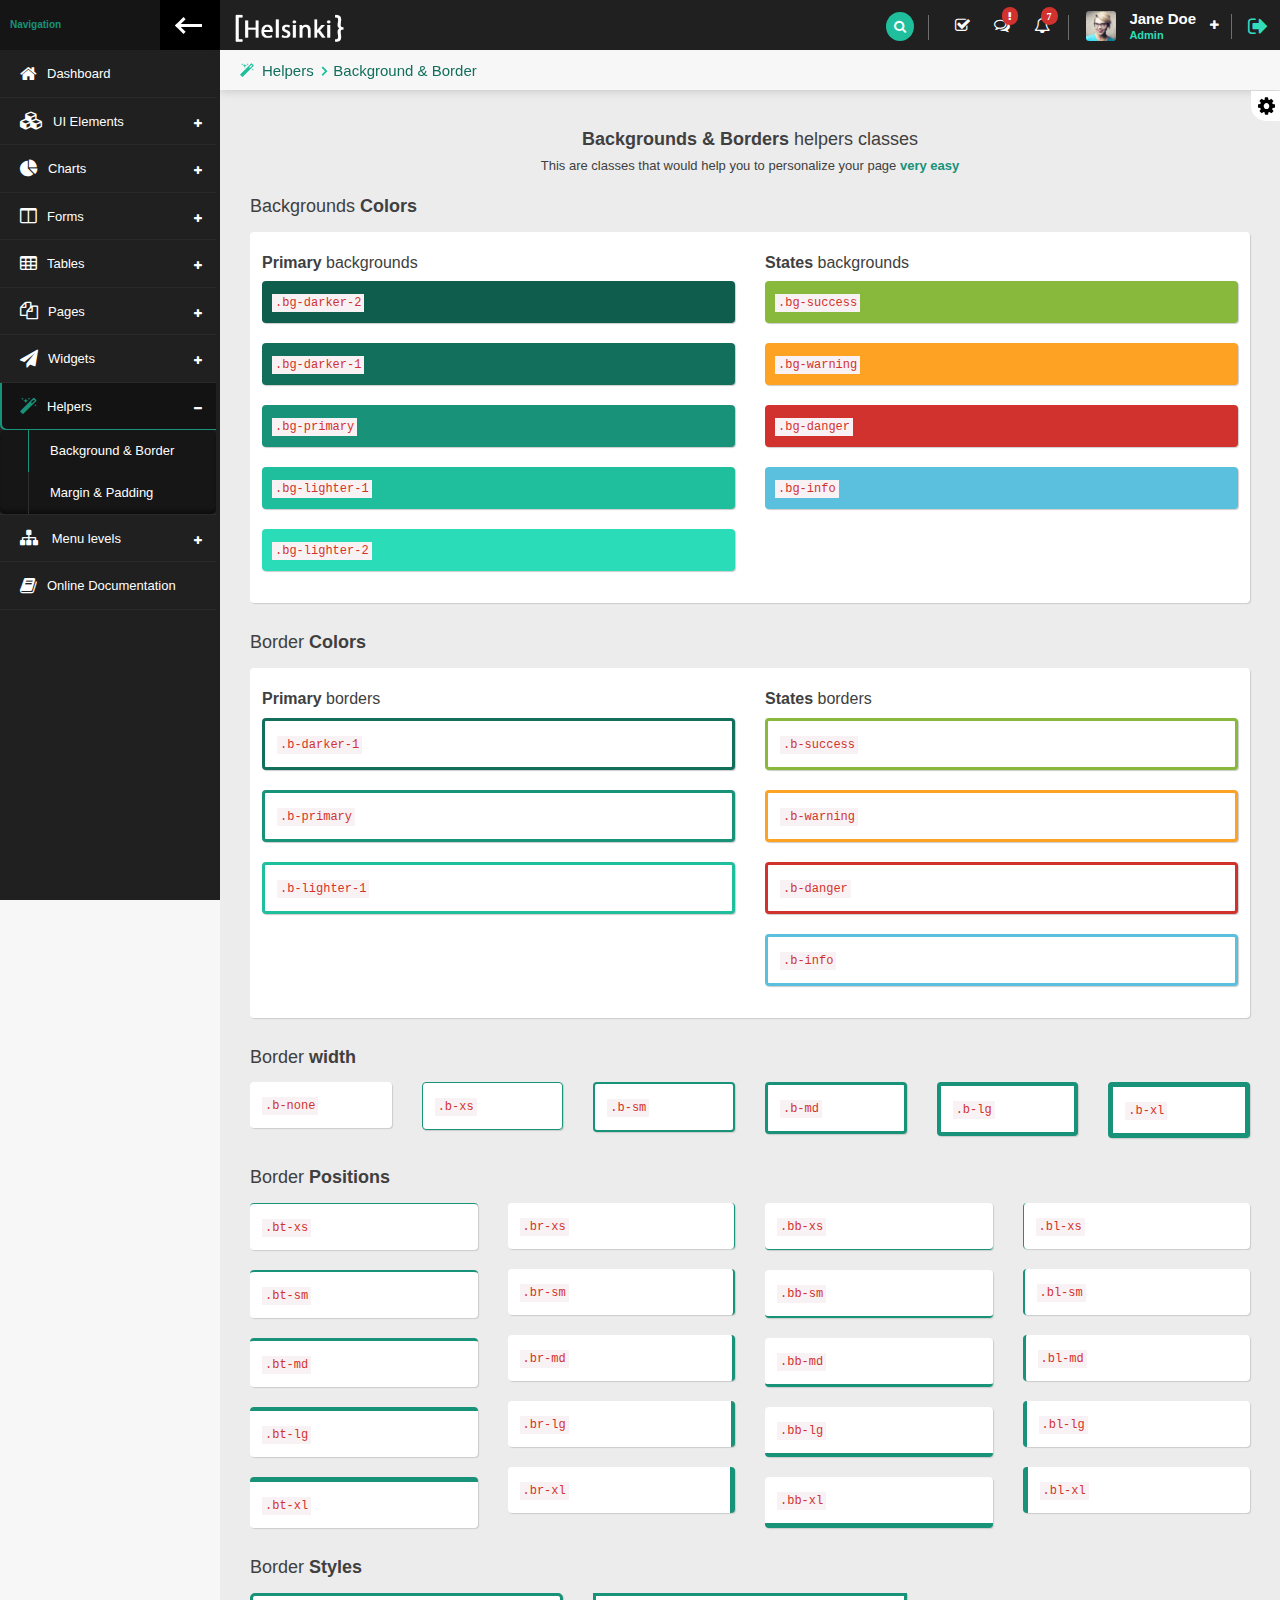
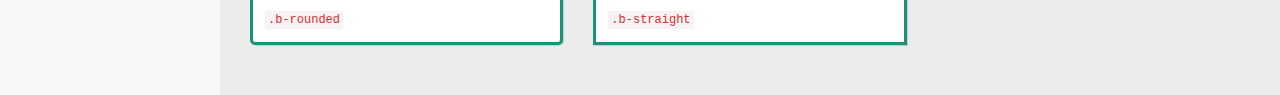
<file: library Management/assets/helpers_background-border.html>
<!doctype html>
<html lang="en" class="fixed left-sidebar-top">


<!-- Mirrored from myiideveloper.com/helsinki/last-version/helsinki_green-dark/src/helpers_background-border.html by HTTrack Website Copier/3.x [XR&CO'2014], Tue, 05 Mar 2019 13:06:54 GMT -->
<head>
    <meta charset="UTF-8">
    <meta name="viewport" content="width=device-width, initial-scale=1.0, maximum-scale=1.0, user-scalable=no" />
    <title>Helsinki</title>
    <link rel="apple-touch-icon" sizes="120x120" href="favicon/apple-icon-120x120.png">
    <link rel="icon" type="image/png" sizes="192x192" href="favicon/android-icon-192x192.png">
    <link rel="icon" type="image/png" sizes="32x32" href="favicon/favicon-32x32.png">
    <link rel="icon" type="image/png" sizes="16x16" href="favicon/favicon-16x16.png">
    <!--load progress bar-->
    <script src="vendor/pace/pace.min.js"></script>
    <link href="vendor/pace/pace-theme-minimal.css" rel="stylesheet" />
    <!--BASIC css-->
    <!-- ========================================================= -->
    <link rel="stylesheet" href="vendor/bootstrap/css/bootstrap.css">
    <link rel="stylesheet" href="vendor/font-awesome/css/font-awesome.css">
    <link rel="stylesheet" href="vendor/animate.css/animate.css">
    <!--SECTION css-->
    <!-- ========================================================= -->
    <!--TEMPLATE css-->
    <!-- ========================================================= -->
    <link rel="stylesheet" href="stylesheets/css/style.css">
</head>

<body>
<div class="wrap">
    <!-- page HEADER -->
    <!-- ========================================================= -->
    <div class="page-header">
        <!-- LEFTSIDE header -->
        <div class="leftside-header">
            <div class="logo">
                <a href="index.html" class="on-click">
                    <img alt="logo" src="images/header-logo.png" />
                </a>
            </div>
            <div id="menu-toggle" class="visible-xs toggle-left-sidebar" data-toggle-class="left-sidebar-open" data-target="html">
                <i class="fa fa-bars" aria-label="Toggle sidebar"></i>
            </div>
        </div>
        <!-- RIGHTSIDE header -->
        <div class="rightside-header">
            <div class="header-middle"></div>
            <!--SEARCH HEADERBOX-->
            <div class="header-section" id="search-headerbox">
                <input type="text" name="search" id="search" placeholder="Search...">
                <i class="fa fa-search search" id="search-icon" aria-hidden="true"></i>
                <div class="header-separator"></div>
            </div>
            <!--NOCITE HEADERBOX-->
            <div class="header-section hidden-xs" id="notice-headerbox">
                <!--check list-->
                <div class="notice" id="checklist-notice">
                    <i class="fa fa-check-square-o" aria-hidden="true"></i>
                    <div class="dropdown-box basic">
                        <div class="drop-header">
                            <h3><i class="fa fa-check-square-o" aria-hidden="true"></i> To-Do List</h3>
                        </div>
                        <div class="drop-content">
                            <div class="widget-list list-to-do">
                                <ul>
                                    <li>
                                        <div class="checkbox-custom checkbox-primary">
                                            <input type="checkbox" id="check-s1" value="option1">
                                            <label class="check" for="check-s1">Accusantium eveniet ipsam neque</label>
                                        </div>
                                    </li>
                                    <li>
                                        <div class="checkbox-custom checkbox-primary">
                                            <input type="checkbox" id="check-s2" value="option1" checked>
                                            <label class="check" for="check-s2">Lorem ipsum dolor sit</label>
                                        </div>
                                    </li>
                                    <li>
                                        <div class="checkbox-custom checkbox-primary">
                                            <input type="checkbox" id="check-s3" value="option1">
                                            <label class="check" for="check-s3">Dolor eligendi in ipsum sapiente</label>
                                        </div>
                                    </li>
                                    <li>
                                        <div class="checkbox-custom checkbox-primary">
                                            <input type="checkbox" id="check-s4" value="option1">
                                            <label class="check" for="check-s4">Natus recusandae vel</label>
                                        </div>
                                    </li>
                                    <li>
                                        <div class="checkbox-custom checkbox-primary">
                                            <input type="checkbox" id="check-s5" value="option1">
                                            <label class="check" for="check-s5">Adipisci amet officia tempore ut</label>
                                        </div>
                                    </li>
                                </ul>
                            </div>
                        </div>
                        <div class="drop-footer">
                            <a>See all Items</a>
                        </div>
                    </div>
                </div>
                <!--messages-->
                    <div class="notice" id="messages-notice">
                        <i class="fa fa-comments-o" aria-hidden="true"><span class="badge badge-xs badge-top-right x-danger"><i class="fa fa-exclamation"></i></span>
                        </i>
                        <div class="dropdown-box basic">
                            <div class="drop-header ">
                                <h3><i class="fa fa-comments" aria-hidden="true"></i> Messages</h3>
                                <span class="badge x-danger b-rounded">120</span>
                            </div>
                            <div class="drop-content">
                                <div class="widget-list list-left-element">
                                    <ul>
                                        <li>
                                            <a href="#">
                                                <div class="left-element"><img alt="profile photo" src="images/avatar/avatar_1.jpg" /></div>
                                                <div class="text">
                                                    <span class="title">John Doe</span>
                                                    <span class="subtitle">hello world</span>
                                                </div>
                                            </a>
                                        </li>
                                        <li>
                                            <a href="#">
                                                <div class="left-element"><img alt="profile photo" src="images/avatar/avatar_2.jpg" /></div>
                                                <div class="text">
                                                    <span class="title">Alice Smith</span>
                                                    <span class="subtitle">hello world</span>
                                                </div>
                                            </a>
                                        </li>
                                        <li>
                                            <a href="#">
                                                <div class="left-element"><img alt="profile photo" src="images/avatar/avatar_3.jpg" /></div>
                                                <div class="text">
                                                    <span class="title">Klaus Wolf</span>
                                                    <span class="subtitle">hello world</span>
                                                </div>
                                            </a>
                                        </li>
                                        <li>
                                            <a href="#">
                                                <div class="left-element"><img alt="profile photo" src="images/avatar/avatar_4.jpg" /></div>
                                                <div class="text">
                                                    <span class="title">Sun Li</span>
                                                    <span class="subtitle">hello world</span>
                                                </div>
                                            </a>
                                        </li>
                                        <li>
                                            <a href="#">
                                                <div class="left-element"><img alt="profile photo" src="images/avatar/avatar_5.jpg" /></div>
                                                <div class="text">
                                                    <span class="title">Sonia Valera</span>
                                                    <span class="subtitle">hello world</span>
                                                </div>
                                            </a>
                                        </li>
                                    </ul>
                                </div>
                            </div>
                            <div class="drop-footer">
                                <a>See all messages</a>
                            </div>
                        </div>
                    </div>
                <!--alerts notices-->
                <div class="notice" id="alerts-notice">
                    <i class="fa fa-bell-o" aria-hidden="true"><span class="badge badge-xs badge-top-right x-danger">7</span></i>

                    <div class="dropdown-box basic">
                        <div class="drop-header">
                            <h3><i class="fa fa-bell-o" aria-hidden="true"></i> Notifications</h3>
                            <span class="badge x-danger b-rounded">7</span>

                        </div>
                        <div class="drop-content">
                            <div class="widget-list list-left-element list-sm">
                                <ul>
                                    <li>
                                        <a href="#">
                                            <div class="left-element"><i class="fa fa-warning color-warning"></i></div>
                                            <div class="text">
                                                <span class="title">8 Bugs</span>
                                                <span class="subtitle">reported today</span>
                                            </div>
                                        </a>
                                    </li>
                                    <li>
                                        <a href="#">
                                            <div class="left-element"><i class="fa fa-flag color-danger"></i></div>
                                            <div class="text">
                                                <span class="title">Error</span>
                                                <span class="subtitle">sevidor C down</span>
                                            </div>
                                        </a>
                                    </li>
                                    <li>
                                        <a href="#">
                                            <div class="left-element"><i class="fa fa-cog color-dark"></i></div>
                                            <div class="text">
                                                <span class="title">New Configuration</span>
                                                <span class="subtitle"></span>
                                            </div>
                                        </a>
                                    </li>
                                    <li>
                                        <a href="#">
                                            <div class="left-element"><i class="fa fa-tasks color-success"></i></div>
                                            <div class="text">
                                                <span class="title">14 Task</span>
                                                <span class="subtitle">completed</span>
                                            </div>
                                        </a>
                                    </li>
                                    <li>
                                        <a href="#">
                                            <div class="left-element"><i class="fa fa-envelope color-primary"></i></div>
                                            <div class="text">
                                                <span class="title">21 Menssage</span>
                                                <span class="subtitle"> (see more)</span>
                                            </div>
                                        </a>
                                    </li>
                                </ul>
                            </div>
                        </div>
                        <div class="drop-footer">
                            <a>See all notifications</a>
                        </div>
                    </div>
                </div>
                <div class="header-separator"></div>
            </div>
            <!--USER HEADERBOX -->
            <div class="header-section" id="user-headerbox">
                <div class="user-header-wrap">
                    <div class="user-photo">
                        <img alt="profile photo" src="images/avatar/avatar_user.jpg" />
                    </div>
                    <div class="user-info">
                        <span class="user-name">Jane Doe</span>
                        <span class="user-profile">Admin</span>
                    </div>
                    <i class="fa fa-plus icon-open" aria-hidden="true"></i>
                    <i class="fa fa-minus icon-close" aria-hidden="true"></i>
                </div>
                <div class="user-options dropdown-box">
                    <div class="drop-content basic">
                        <ul>
                            <li> <a href="pages_user-profile.html"><i class="fa fa-user" aria-hidden="true"></i> Profile</a></li>
                            <li> <a href="pages_lock-screen.html"><i class="fa fa-lock" aria-hidden="true"></i> Lock Screen</a></li>
                            <li><a href="#"><i class="fa fa-cog" aria-hidden="true"></i> Configurations</a></li>
                        </ul>
                    </div>
                </div>
            </div>
            <div class="header-separator"></div>
            <!--Log out -->
            <div class="header-section">
                <a href="pages_sign-in.html" data-toggle="tooltip" data-placement="left" title="Logout"><i class="fa fa-sign-out log-out" aria-hidden="true"></i></a>
            </div>
        </div>
    </div>
    <!-- page BODY -->
    <!-- ========================================================= -->
    <div class="page-body">
        <!-- LEFT SIDEBAR -->
        <!-- ========================================================= -->
        <div class="left-sidebar">
            <!-- left sidebar HEADER -->
            <div class="left-sidebar-header">
                <div class="left-sidebar-title">Navigation</div>
                <div class="left-sidebar-toggle c-hamburger c-hamburger--htla hidden-xs" data-toggle-class="left-sidebar-collapsed" data-target="html">
                    <span></span>
                </div>
            </div>
            <!-- NAVIGATION -->
            <!-- ========================================================= -->
            <div id="left-nav" class="nano">
                <div class="nano-content">
                    <nav>
                        <ul class="nav nav-left-lines" id="main-nav">
                            <!--HOME-->
                            <li><a href="index.html"><i class="fa fa-home" aria-hidden="true"></i><span>Dashboard</span></a></li>
                            <!--UI ELEMENTENTS-->
                            <li class="has-child-item close-item">
                                <a><i class="fa fa-cubes" aria-hidden="true"></i><span>UI Elements</span></a>
                                <ul class="nav child-nav level-1">
                                    <li><a href="ui-elements_panels.html">Panels</a></li>
                                    <li><a href="ui-elements_accordions.html">Accordions</a></li>
                                    <li><a href="ui-elements_tabs.html">Tabs</a></li>
                                    <li><a href="ui-elements_buttons.html">Buttons</a></li>
                                    <li><a href="ui-elements_typography.html">Typography</a></li>
                                    <li><a href="ui-elements_alerts.html">Alerts</a></li>
                                    <li><a href="ui-elements_modals.html">Modals</a></li>
                                    <li><a href="ui-elements_lightbox.html">Lightbox</a></li>
                                    <li class="has-child-item close-item">
                                        <a>Notifications</a>
                                        <ul class="nav child-nav level-2 ">
                                            <li><a href="ui-elements_notifications-pnotify.html">PNotify</a></li>
                                            <li><a href="ui-elements_notifications-toastr.html">Toastr</a></li>
                                        </ul>
                                    </li>
                                    <li><a href="ui-elements_animations-appear.html">Animations</a></li>
                                    <li><a href="ui-elements_badges-tags.html">Badge & Tags</a></li>
                                </ul>
                            </li>
                            <!--CHARTS-->
                            <li class="has-child-item close-item">
                                <a><i class="fa fa-pie-chart" aria-hidden="true"></i><span>Charts</span></a>
                                <ul class="nav child-nav level-1">
                                    <li><a href="charts_chart-js.html">CharJS</a></li>
                                    <li><a href="charts_morris.html">Morris</a></li>
                                    <li><a href="charts_peity.html">Peity</a></li>
                                </ul>
                            </li>
                            <!--FORMS-->
                            <li class="has-child-item close-item">
                                <a><i class="fa fa-columns" aria-hidden="true"></i><span>Forms </span></a>
                                <ul class="nav child-nav level-1">
                                    <li><a href="forms_layouts.html">Layouts</a></li>
                                    <li><a href="forms_elements.html">Elements</a></li>
                                    <li><a href="forms_advanced.html">Advanced</a></li>
                                    <li><a href="forms_validation.html">Validation</a></li>
                                    <li><a href="forms_wizard.html">Wizard</a></li>
                                </ul>
                            </li>
                            <!--TABLES-->
                            <li class="has-child-item close-item">
                                <a><i class="fa fa-table" aria-hidden="true"></i><span>Tables</span></a>
                                <ul class="nav child-nav level-1">
                                    <li><a href="tables_basic.html">Basic</a></li>
                                    <li><a href="tables_data-tables.html">DataTable</a></li>
                                    <li><a href="tables_responsive.html">Responsive</a></li>
                                </ul>
                            </li>
                            <!--PAGES-->
                            <li class="has-child-item close-item">
                                <a><i class="fa fa-files-o" aria-hidden="true"></i><span>Pages</span></a>
                                <ul class="nav child-nav level-1">
                                    <li><a href="pages_sign-in.html">Sign in</a></li>
                                    <li><a href="pages_register.html">Register</a></li>
                                    <li><a href="pages_lock-screen.html">Lock screen</a></li>
                                    <li><a href="pages_forgot-password.html">Forgot password</a></li>
                                    <li class="has-child-item close-item">
                                        <a>Error pages</a>
                                        <ul class="nav child-nav level-2 ">
                                            <li><a href="pages_error-404-content.html">Error 404 content</a></li>
                                            <li><a href="pages_error-404.html">Error 404 page</a></li>
                                            <li><a href="pages_error-500.html">Error 500</a></li>
                                        </ul>
                                    </li>
                                    <li><a href="pages_faq.html">FAQ</a></li>
                                    <li><a href="pages_user-profile.html">User profile</a></li>
                                    <li class="has-child-item close-item">
                                        <a>Search results</a>
                                        <ul class="nav child-nav level-2 ">
                                            <li><a href="pages_search-results-list.html">List style</a></li>
                                            <li><a href="pages_search-results-grid.html">Grid Style</a></li>
                                        </ul>
                                    </li>
                                    <li class="has-child-item close-item">
                                        <a>Projects</a>
                                        <ul class="nav child-nav level-2 ">
                                            <li><a href="pages_project-list.html">List</a></li>
                                            <li><a href="pages_project-detail.html">Detail</a></li>
                                        </ul>
                                    </li>

                                </ul>
                            </li>
                            <!--WIDGETS-->
                            <li class="has-child-item close-item">
                                <a><i class="fa fa-paper-plane" aria-hidden="true"></i><span>Widgets</span></a>
                                <ul class="nav child-nav level-1">
                                    <li><a href="widgets_boxes.html">Boxes</a></li>
                                    <li><a href="widgets_lists.html">Lists</a></li>
                                    <li><a href="widgets_posts.html">Posts</a></li>
                                    <li><a href="widgets_timelines.html">Timelines</a></li>
                                </ul>
                            </li>
                            <!--HELPERS-->
                            <li class="has-child-item open-item active-item">
                                <a><i class="fa fa-magic" aria-hidden="true"></i><span>Helpers</span></a>
                                <ul class="nav child-nav level-1">
                                    <li class="active-item"><a href="helpers_background-border.html">Background & Border</a></li>
                                    <li><a href="helpers_margin-padding.html">Margin & Padding</a></li>
                                </ul>
                            </li>
                            <!--MENU LEVELS-->
                            <li class=" has-child-item close-item">
                                <a>
                                    <i class="fa fa-sitemap" aria-hidden="true"></i>
                                    <span>Menu levels</span>
                                </a>
                                <ul class="nav child-nav level-1">
                                    <li><a>First Item</a></li>
                                    <li class="has-child-item close-item">
                                        <a>Second Item</a>
                                        <ul class="nav child-nav level-2 ">
                                            <li><a href="#">Option 1</a></li>
                                            <li><a href="#">Option 2</a></li>
                                            <li class="has-child-item close-item">
                                                <a>Option 3</a>
                                                <ul class="nav child-nav level-3 ">
                                                    <li><a href="#">Item 1</a></li>
                                                    <li><a href="#">Item 2</a></li>
                                                    <li><a href="#">Item 3</a></li>
                                                </ul>
                                            </li>
                                        </ul>
                                    </li>
                                    <li><a>Third Item</a></li>
                                    <li class="has-child-item close-item">
                                        <a>Fourth Item</a>
                                        <ul class="nav child-nav level-2 ">
                                            <li><a href="#">Option 1</a></li>
                                            <li><a href="#">Option 2</a></li>
                                            <li class="has-child-item close-item">
                                                <a>Option 3</a>
                                                <ul class="nav child-nav level-3 ">
                                                    <li><a href="#">Item 1</a></li>
                                                    <li><a href="#">Item 2</a></li>
                                                    <li><a href="#">Item 3</a></li>
                                                </ul>
                                            </li>
                                        </ul>
                                    </li>
                                </ul>
                            </li>
                             <!--DOCUMENTATION-->
                            <li><a target="_blank" href="http://myiideveloper.com/helsinki/last-version/documentation/index.html"><i class="fa fa-book" aria-hidden="true"></i><span>Online Documentation</span></a></li>

                        </ul>
                    </nav>
                </div>
            </div>
        </div>
        <!-- CONTENT -->
        <!-- ========================================================= -->
        <div class="content">
            <!-- content HEADER -->
            <!-- ========================================================= -->
            <div class="content-header">
                <!-- leftside content header -->
                <div class="leftside-content-header">
                    <ul class="breadcrumbs">
                        <li><i class="fa fa-magic" aria-hidden="true"></i><a href="#">Helpers</a></li>
                        <li><a>Background & Border</a></li>
                    </ul>
                </div>
            </div>
            <!-- =-=-=-=-=-=-=-=-=-=-=-=-=-=-=-=-=-=-=-=-=-=-=-=-=-=-=-=-=-=-=-=-=-=-=-=-=-=-=-=-=-=-=-=-=-=-=-=-=-=-= -->
            <div class="animated fadeInUp">
                <!--BACKGROUNDS COLORS-->
                <div class="row">
                    <div class="col-sm-12">
                        <h4 class="section-subtitle text-center"><b>Backgrounds & Borders </b> helpers classes</h4>
                        <p class="section-text text-center">This are classes that would help you to personalize your page <span class="highlight">very easy</span></p>
                    </div>
                    <div class="col-sm-12">
                        <h4 class="section-subtitle">Backgrounds <b>Colors</b></h4>
                        <div class="panel">
                            <div class="panel-content">
                                <div class="row">
                                    <div class="col-sm-6">
                                        <h5><b>Primary</b> backgrounds</h5>
                                        <div class="panel p-sm bg-darker-2"><span class="code">.bg-darker-2</span></div>
                                        <div class="panel p-sm bg-darker-1"><span class="code">.bg-darker-1</span></div>
                                        <div class="panel p-sm bg-primary"><span class="code">.bg-primary</span></div>
                                        <div class="panel p-sm bg-lighter-1"><span class="code">.bg-lighter-1</span></div>
                                        <div class="panel p-sm bg-lighter-2"><span class="code">.bg-lighter-2</span></div>
                                    </div>
                                    <div class="col-sm-6">
                                        <h5><b>States</b> backgrounds</h5>
                                        <div class="panel p-sm bg-success"><span class="code">.bg-success</span></div>
                                        <div class="panel p-sm bg-warning"><span class="code">.bg-warning</span></div>
                                        <div class="panel p-sm bg-danger"><span class="code">.bg-danger</span></div>
                                        <div class="panel p-sm bg-info"><span class="code">.bg-info</span></div>
                                    </div>
                                </div>
                            </div>
                        </div>
                    </div>
                </div>
                <!-- =-=-=-=-=-=-=-=-=-=-=-=-=-=-=-=-=-=-=-=-=-=-=-=-=-=-=-=-=-=-=-=-=-=-=-=-=-=-=-=-=-=-=-=-=-=-=-=-=-=-= -->
                <!--BORDER COLORS-->
                <div class="row">
                    <div class="col-sm-12">
                        <h4 class="section-subtitle">Border <b>Colors</b></h4>
                        <div class="panel">
                            <div class="panel-content">
                                <div class="row">
                                    <div class="col-sm-6">
                                        <h5><b>Primary</b> borders</h5>
                                        <div class="panel b-darker-1 b-md">
                                            <div class="panel-content">
                                                <span class="code">.b-darker-1</span>
                                            </div>
                                        </div>
                                        <div class="panel b-primary b-md">
                                            <div class="panel-content">
                                                <span class="code">.b-primary</span>
                                            </div>
                                        </div>
                                        <div class="panel b-lighter-1 b-md">
                                            <div class="panel-content">
                                                <span class="code">.b-lighter-1</span>
                                            </div>
                                        </div>
                                    </div>
                                    <div class="col-sm-6">
                                        <h5><b>States</b> borders</h5>
                                        <div class="panel b-success b-md ">
                                            <div class="panel-content">
                                                <span class="code">.b-success</span>
                                            </div>
                                        </div>
                                        <div class="panel b-warning b-md ">
                                            <div class="panel-content">
                                                <span class="code">.b-warning</span>
                                            </div>
                                        </div>
                                        <div class="panel b-danger b-md ">
                                            <div class="panel-content">
                                                <span class="code">.b-danger</span>
                                            </div>
                                        </div>
                                        <div class="panel b-info b-md ">
                                            <div class="panel-content">
                                                <span class="code">.b-info</span>
                                            </div>
                                        </div>
                                    </div>
                                </div>
                            </div>
                        </div>
                    </div>
                </div>
                <!-- =-=-=-=-=-=-=-=-=-=-=-=-=-=-=-=-=-=-=-=-=-=-=-=-=-=-=-=-=-=-=-=-=-=-=-=-=-=-=-=-=-=-=-=-=-=-=-=-=-=-= -->
                <!--BORDER WIDTH-->
                <div class="row">
                    <div class="col-sm-12">
                        <h4 class="section-subtitle">Border <b>width</b></h4>
                    </div>
                    <div class="col-sm-4 col-md-2">
                        <div class="panel b-primary b-none">
                            <div class="panel-content">
                                <span class="code">.b-none</span>
                            </div>
                        </div>
                    </div>
                    <div class="col-sm-4 col-md-2">
                        <div class="panel b-primary b-xs">
                            <div class="panel-content">
                                <span class="code">.b-xs</span>
                            </div>
                        </div>
                    </div>
                    <div class="col-sm-4 col-md-2">
                        <div class="panel b-primary b-sm">
                            <div class="panel-content">
                                <span class="code">.b-sm</span>
                            </div>
                        </div>
                    </div>
                    <div class="col-sm-4 col-md-2">
                        <div class="panel b-primary b-md">
                            <div class="panel-content">
                                <span class="code">.b-md</span>
                            </div>
                        </div>
                    </div>
                    <div class="col-sm-4 col-md-2">
                        <div class="panel b-primary b-lg">
                            <div class="panel-content">
                                <span class="code">.b-lg</span>
                            </div>
                        </div>
                    </div>
                    <div class="col-sm-4 col-md-2">
                        <div class="panel b-primary b-xl">
                            <div class="panel-content">
                                <span class="code">.b-xl</span>
                            </div>
                        </div>
                    </div>
                </div>
                <!-- =-=-=-=-=-=-=-=-=-=-=-=-=-=-=-=-=-=-=-=-=-=-=-=-=-=-=-=-=-=-=-=-=-=-=-=-=-=-=-=-=-=-=-=-=-=-=-=-=-=-= -->
                <!--BORDER POSITION-->
                <div class="row">
                    <div class="col-sm-12">
                        <h4 class="section-subtitle">Border <b>Positions</b></h4>
                    </div>
                    <div class="col-sm-3">
                        <div class="panel b-primary bt-xs">
                            <div class="panel-content">
                                <span class="code">.bt-xs</span>
                            </div>
                        </div>
                        <div class="panel b-primary bt-sm">
                            <div class="panel-content">
                                <span class="code">.bt-sm</span>
                            </div>
                        </div>
                        <div class="panel b-primary bt-md">
                            <div class="panel-content">
                                <span class="code">.bt-md</span>
                            </div>
                        </div>
                        <div class="panel b-primary bt-lg">
                            <div class="panel-content">
                                <span class="code">.bt-lg</span>
                            </div>
                        </div>
                        <div class="panel b-primary bt-xl">
                            <div class="panel-content">
                                <span class="code">.bt-xl</span>
                            </div>
                        </div>
                    </div>
                    <div class="col-sm-3">
                        <div class="panel b-primary br-xs">
                            <div class="panel-content">
                                <span class="code">.br-xs</span>
                            </div>
                        </div>
                        <div class="panel b-primary br-sm">
                            <div class="panel-content">
                                <span class="code">.br-sm</span>
                            </div>
                        </div>
                        <div class="panel b-primary br-md">
                            <div class="panel-content">
                                <span class="code">.br-md</span>
                            </div>
                        </div>
                        <div class="panel b-primary br-lg">
                            <div class="panel-content">
                                <span class="code">.br-lg</span>
                            </div>
                        </div>
                        <div class="panel b-primary br-xl">
                            <div class="panel-content">
                                <span class="code">.br-xl</span>
                            </div>
                        </div>
                    </div>
                    <div class="col-sm-3">
                        <div class="panel b-primary bb-xs">
                            <div class="panel-content">
                                <span class="code">.bb-xs</span>
                            </div>
                        </div>
                        <div class="panel b-primary bb-sm">
                            <div class="panel-content">
                                <span class="code">.bb-sm</span>
                            </div>
                        </div>
                        <div class="panel b-primary bb-md">
                            <div class="panel-content">
                                <span class="code">.bb-md</span>
                            </div>
                        </div>
                        <div class="panel b-primary bb-lg">
                            <div class="panel-content">
                                <span class="code">.bb-lg</span>
                            </div>
                        </div>
                        <div class="panel b-primary bb-xl">
                            <div class="panel-content">
                                <span class="code">.bb-xl</span>
                            </div>
                        </div>
                    </div>
                    <div class="col-sm-3">
                        <div class="panel b-primary bl-xs">
                            <div class="panel-content">
                                <span class="code">.bl-xs</span>
                            </div>
                        </div>
                        <div class="panel b-primary bl-sm">
                            <div class="panel-content">
                                <span class="code">.bl-sm</span>
                            </div>
                        </div>
                        <div class="panel b-primary bl-md">
                            <div class="panel-content">
                                <span class="code">.bl-md</span>
                            </div>
                        </div>
                        <div class="panel b-primary bl-lg">
                            <div class="panel-content">
                                <span class="code">.bl-lg</span>
                            </div>
                        </div>
                        <div class="panel b-primary bl-xl">
                            <div class="panel-content">
                                <span class="code">.bl-xl</span>
                            </div>
                        </div>
                    </div>
                </div>
                <!-- =-=-=-=-=-=-=-=-=-=-=-=-=-=-=-=-=-=-=-=-=-=-=-=-=-=-=-=-=-=-=-=-=-=-=-=-=-=-=-=-=-=-=-=-=-=-=-=-=-=-= -->
                <!--BORDER STYLES-->
                <div class="row">
                    <div class="col-sm-12">
                        <h4 class="section-subtitle">Border <b>Styles</b></h4>
                    </div>
                    <div class="col-sm-4">
                        <div class="panel b-primary b-md b-rounded">
                            <div class="panel-content">
                                <span class="code">.b-rounded</span>
                            </div>
                        </div>
                    </div>
                    <div class="col-sm-4">
                        <div class="panel b-primary b-md b-straight ">
                            <div class="panel-content">
                                <span class="code">.b-straight</span>
                            </div>
                        </div>
                    </div>
                </div>
            </div>
            <!-- =-=-=-=-=-=-=-=-=-=-=-=-=-=-=-=-=-=-=-=-=-=-=-=-=-=-=-=-=-=-=-=-=-=-=-=-=-=-=-=-=-=-=-=-=-=-=-=-=-=-= -->
        </div>
        <!-- RIGHT SIDEBAR -->
        <!-- ========================================================= -->
            <div class="right-sidebar">
                <div class="right-sidebar-toggle" data-toggle-class="right-sidebar-opened" data-target="html">
                    <i class="fa fa-cog fa-spin" aria-hidden="true"></i>
                </div>
                <div id="right-nav" class="nano">
                    <div class="nano-content">
                        <div class="template-settings">
                            <h4 class="text-center">Template Settings</h4>
                            <ul class="toggle-settings pv-xlg">
                                <li>
                                    <h6 class="text">Header fixed</h6>
                                    <label class="switch">
                                        <input id="header-fixed" type="checkbox" checked>
                                        <span class="slider round"></span>
                                    </label>
                                </li>
                                <li>
                                    <h6 class="text">Content header fixed</h6>
                                    <label class="switch">
                                        <input id="content-header-fixed" type="checkbox" checked>
                                        <span class="slider round"></span>
                                    </label>
                                </li>
                                <li>
                                    <h6 class="text">Left sidebar collapsed</h6>
                                    <label class="switch">
                                        <input id="left-sidebar-collapsed" type="checkbox">
                                        <span class="slider round"></span>
                                    </label>
                                </li>
                                <li>
                                    <h6 class="text">Left sidebar Top</h6>
                                    <label class="switch">
                                        <input id="left-sidebar-top" type="checkbox" checked>
                                        <span class="slider round"></span>
                                    </label>
                                </li>
                                <li>
                                    <h6 class="text">Left sidebar fixed</h6>
                                    <label class="switch">
                                        <input id="left-sidebar-fixed" type="checkbox" checked>
                                        <span class="slider round"></span>
                                    </label>
                                </li>
                                <li>
                                    <h6 class="text">Left sidebar over</h6>
                                    <label class="switch">
                                        <input id="left-sidebar-over" type="checkbox">
                                        <span class="slider round"></span>
                                    </label>
                                </li>
                                <li>
                                    <h6 class="text">Left sidebar nav left-lines</h6>
                                    <label class="switch">
                                        <input id="left-sidebar-left-lines" type="checkbox" checked>
                                        <span class="slider round"></span>
                                    </label>
                                </li>
                            </ul>
                            <h4 class="text-center">Template Colors</h4>

                            <div class="row toggle-colors">
                                <div class="col-xs-6">
                                    <a href="index.html" class="on-click"> <img alt="Helsinki-green" src="images/theme/dark_green.png" /></a>
                                </div>
                                <div class="col-xs-6">
                                    <a href="http://myiideveloper.com/helsinki/last-version/helsinki_green-light/src/index.html" class="on-click"> <img alt="Helsinki-green" src="images/theme/white_green.png" /></a>
                                </div>
                            </div>
                            <div class="row toggle-colors">
                                <div class="col-xs-6">
                                    <a href="http://myiideveloper.com/helsinki/last-version/helsinki_dark/src/index.html" class="on-click"> <img alt="Helsinki-green" src="images/theme/dark_white.png" /></a>
                                </div>
                                <div class="col-xs-6">
                                    <a href="http://myiideveloper.com/helsinki/last-version/helsinki_light/src/index.html" class="on-click"> <img alt="Helsinki-green" src="images/theme/white_dark.png" /></a>
                                </div>
                            </div>
                            <div class="row toggle-colors">
                                <div class="col-xs-6">
                                    <a href="http://myiideveloper.com/helsinki/last-version/helsinki_blue-dark/src/index.html" class="on-click"> <img alt="Helsinki-green" src="images/theme/dark_blue.png" /></a>
                                </div>
                                <div class="col-xs-6">
                                    <a href="http://myiideveloper.com/helsinki/last-version/helsinki_blue-light/src/index.html" class="on-click"> <img alt="Helsinki-green" src="images/theme/white_blue.png" /></a>
                                </div>
                            </div>
                            <div class="row mt-lg">
                                <div class="col-sm-12 text-center">
                                    <a  target="_blank" href="http://myiideveloper.com/helsinki/last-version/documentation/index.html"><h5> <i class="fa fa-book mr-sm"></i>Online Documentation</h5></a>
                                </div>
                            </div>
                        </div>
                    </div>
                </div>
            </div>

        <!--scroll to top-->
        <a href="#" class="scroll-to-top"><i class="fa fa-angle-double-up"></i></a>
    </div>
</div>
<!--BASIC scripts-->
<!-- ========================================================= -->
<script src="vendor/jquery/jquery-1.12.3.min.js"></script>
<script src="vendor/bootstrap/js/bootstrap.min.js"></script>
<script src="vendor/nano-scroller/nano-scroller.js"></script>
<!--TEMPLATE scripts-->
<!-- ========================================================= -->
<script src="javascripts/template-script.min.js"></script>
<script src="javascripts/template-init.min.js"></script>
<!-- SECTION script and examples-->
<!-- ========================================================= -->
</body>


<!-- Mirrored from myiideveloper.com/helsinki/last-version/helsinki_green-dark/src/helpers_background-border.html by HTTrack Website Copier/3.x [XR&CO'2014], Tue, 05 Mar 2019 13:06:54 GMT -->
</html>
</file>
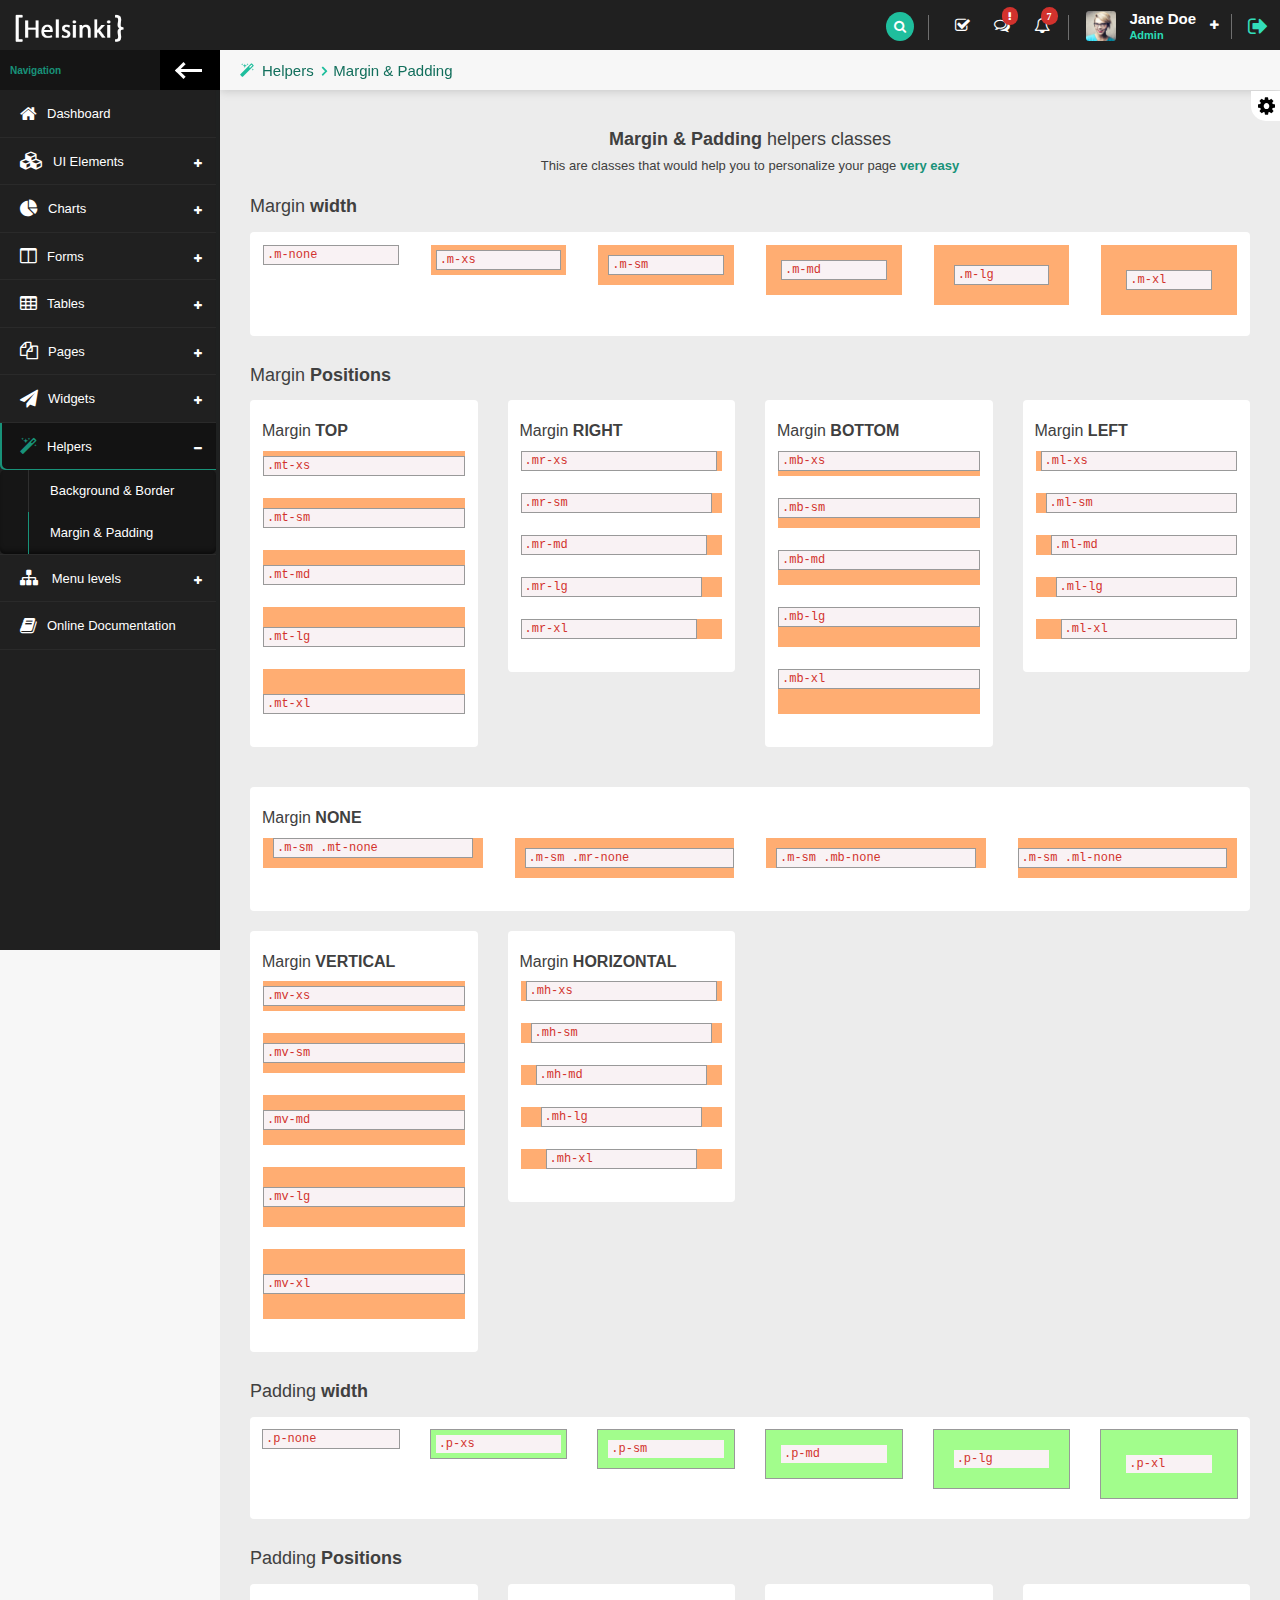
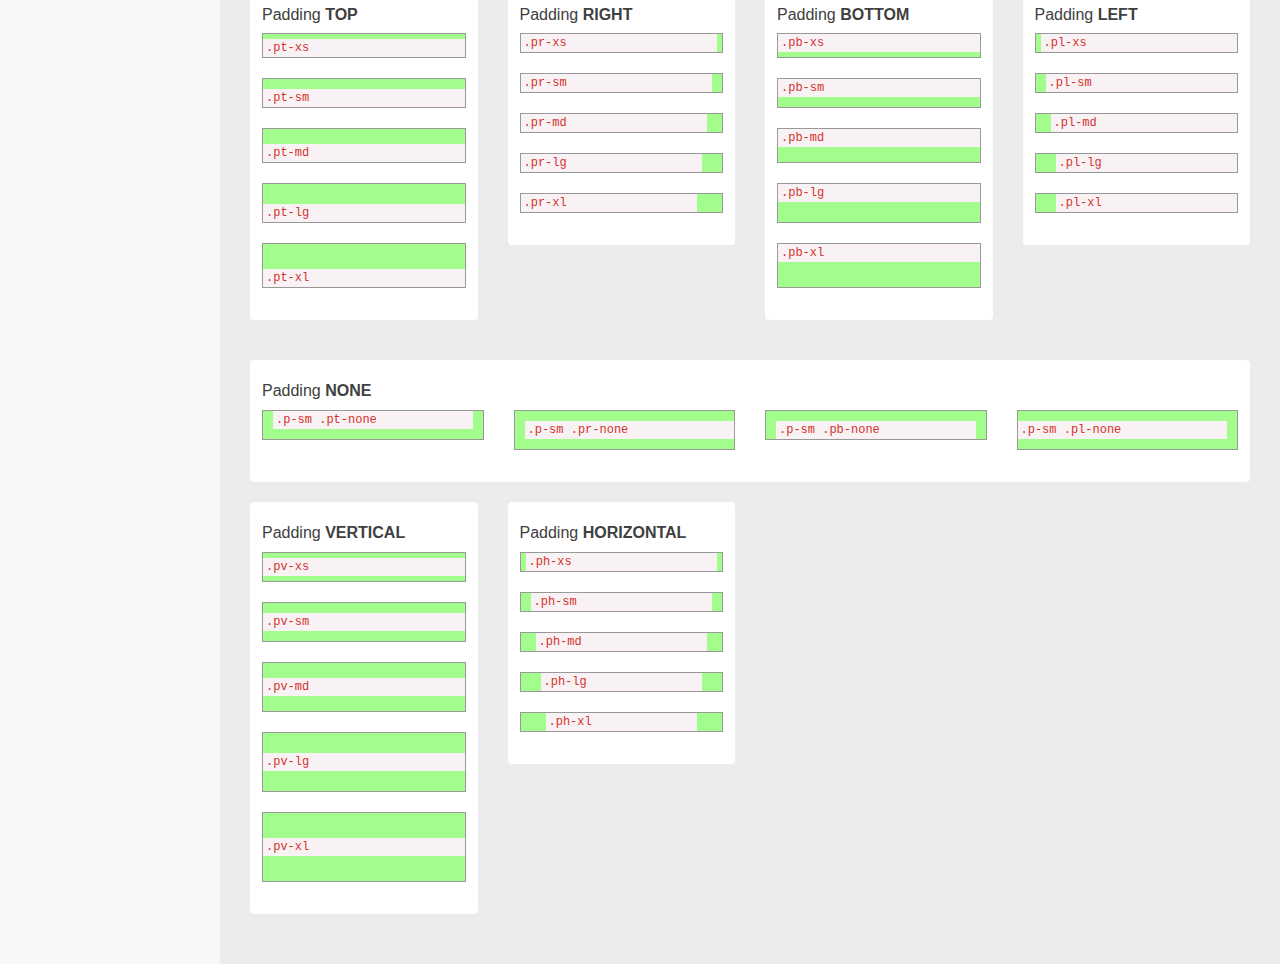
<file: library Management/assets/helpers_margin-padding.html>
<!doctype html>
<html lang="en" class="fixed margin-padding">


<!-- Mirrored from myiideveloper.com/helsinki/last-version/helsinki_green-dark/src/helpers_margin-padding.html by HTTrack Website Copier/3.x [XR&CO'2014], Tue, 05 Mar 2019 13:06:54 GMT -->
<head>
    <meta charset="UTF-8">
    <meta name="viewport" content="width=device-width, initial-scale=1.0, maximum-scale=1.0, user-scalable=no" />
    <title>Helsinki</title>
    <link rel="apple-touch-icon" sizes="120x120" href="favicon/apple-icon-120x120.png">
    <link rel="icon" type="image/png" sizes="192x192" href="favicon/android-icon-192x192.png">
    <link rel="icon" type="image/png" sizes="32x32" href="favicon/favicon-32x32.png">
    <link rel="icon" type="image/png" sizes="16x16" href="favicon/favicon-16x16.png">
    <!--load progress bar-->
    <script src="vendor/pace/pace.min.js"></script>
    <link href="vendor/pace/pace-theme-minimal.css" rel="stylesheet" />
    <!--BASIC css-->
    <!-- ========================================================= -->
    <link rel="stylesheet" href="vendor/bootstrap/css/bootstrap.css">
    <link rel="stylesheet" href="vendor/font-awesome/css/font-awesome.css">
    <link rel="stylesheet" href="vendor/animate.css/animate.css">
    <!--SECTION css-->
    <!-- ========================================================= -->
    <!--TEMPLATE css-->
    <!-- ========================================================= -->
    <link rel="stylesheet" href="stylesheets/css/style.css">
</head>

<body>
<div class="wrap">
    <!-- page HEADER -->
    <!-- ========================================================= -->
    <div class="page-header">
        <!-- LEFTSIDE header -->
        <div class="leftside-header">
            <div class="logo">
                <a href="index.html" class="on-click">
                    <img alt="logo" src="images/header-logo.png" />
                </a>
            </div>
            <div id="menu-toggle" class="visible-xs toggle-left-sidebar" data-toggle-class="left-sidebar-open" data-target="html">
                <i class="fa fa-bars" aria-label="Toggle sidebar"></i>
            </div>
        </div>
        <!-- RIGHTSIDE header -->
        <div class="rightside-header">
            <div class="header-middle"></div>
            <!--SEARCH HEADERBOX-->
            <div class="header-section" id="search-headerbox">
                <input type="text" name="search" id="search" placeholder="Search...">
                <i class="fa fa-search search" id="search-icon" aria-hidden="true"></i>
                <div class="header-separator"></div>
            </div>
            <!--NOCITE HEADERBOX-->
            <div class="header-section hidden-xs" id="notice-headerbox">
                <!--check list-->
                <div class="notice" id="checklist-notice">
                    <i class="fa fa-check-square-o" aria-hidden="true"></i>
                    <div class="dropdown-box basic">
                        <div class="drop-header">
                            <h3><i class="fa fa-check-square-o" aria-hidden="true"></i> To-Do List</h3>
                        </div>
                        <div class="drop-content">
                            <div class="widget-list list-to-do">
                                <ul>
                                    <li>
                                        <div class="checkbox-custom checkbox-primary">
                                            <input type="checkbox" id="check-s1" value="option1">
                                            <label class="check" for="check-s1">Accusantium eveniet ipsam neque</label>
                                        </div>
                                    </li>
                                    <li>
                                        <div class="checkbox-custom checkbox-primary">
                                            <input type="checkbox" id="check-s2" value="option1" checked>
                                            <label class="check" for="check-s2">Lorem ipsum dolor sit</label>
                                        </div>
                                    </li>
                                    <li>
                                        <div class="checkbox-custom checkbox-primary">
                                            <input type="checkbox" id="check-s3" value="option1">
                                            <label class="check" for="check-s3">Dolor eligendi in ipsum sapiente</label>
                                        </div>
                                    </li>
                                    <li>
                                        <div class="checkbox-custom checkbox-primary">
                                            <input type="checkbox" id="check-s4" value="option1">
                                            <label class="check" for="check-s4">Natus recusandae vel</label>
                                        </div>
                                    </li>
                                    <li>
                                        <div class="checkbox-custom checkbox-primary">
                                            <input type="checkbox" id="check-s5" value="option1">
                                            <label class="check" for="check-s5">Adipisci amet officia tempore ut</label>
                                        </div>
                                    </li>
                                </ul>
                            </div>
                        </div>
                        <div class="drop-footer">
                            <a>See all Items</a>
                        </div>
                    </div>
                </div>
                <!--messages-->
                    <div class="notice" id="messages-notice">
                        <i class="fa fa-comments-o" aria-hidden="true"><span class="badge badge-xs badge-top-right x-danger"><i class="fa fa-exclamation"></i></span>
                        </i>
                        <div class="dropdown-box basic">
                            <div class="drop-header ">
                                <h3><i class="fa fa-comments" aria-hidden="true"></i> Messages</h3>
                                <span class="badge x-danger b-rounded">120</span>
                            </div>
                            <div class="drop-content">
                                <div class="widget-list list-left-element">
                                    <ul>
                                        <li>
                                            <a href="#">
                                                <div class="left-element"><img alt="profile photo" src="images/avatar/avatar_1.jpg" /></div>
                                                <div class="text">
                                                    <span class="title">John Doe</span>
                                                    <span class="subtitle">hello world</span>
                                                </div>
                                            </a>
                                        </li>
                                        <li>
                                            <a href="#">
                                                <div class="left-element"><img alt="profile photo" src="images/avatar/avatar_2.jpg" /></div>
                                                <div class="text">
                                                    <span class="title">Alice Smith</span>
                                                    <span class="subtitle">hello world</span>
                                                </div>
                                            </a>
                                        </li>
                                        <li>
                                            <a href="#">
                                                <div class="left-element"><img alt="profile photo" src="images/avatar/avatar_3.jpg" /></div>
                                                <div class="text">
                                                    <span class="title">Klaus Wolf</span>
                                                    <span class="subtitle">hello world</span>
                                                </div>
                                            </a>
                                        </li>
                                        <li>
                                            <a href="#">
                                                <div class="left-element"><img alt="profile photo" src="images/avatar/avatar_4.jpg" /></div>
                                                <div class="text">
                                                    <span class="title">Sun Li</span>
                                                    <span class="subtitle">hello world</span>
                                                </div>
                                            </a>
                                        </li>
                                        <li>
                                            <a href="#">
                                                <div class="left-element"><img alt="profile photo" src="images/avatar/avatar_5.jpg" /></div>
                                                <div class="text">
                                                    <span class="title">Sonia Valera</span>
                                                    <span class="subtitle">hello world</span>
                                                </div>
                                            </a>
                                        </li>
                                    </ul>
                                </div>
                            </div>
                            <div class="drop-footer">
                                <a>See all messages</a>
                            </div>
                        </div>
                    </div>
                <!--alerts notices-->
                <div class="notice" id="alerts-notice">
                    <i class="fa fa-bell-o" aria-hidden="true"><span class="badge badge-xs badge-top-right x-danger">7</span></i>

                    <div class="dropdown-box basic">
                        <div class="drop-header">
                            <h3><i class="fa fa-bell-o" aria-hidden="true"></i> Notifications</h3>
                            <span class="badge x-danger b-rounded">7</span>

                        </div>
                        <div class="drop-content">
                            <div class="widget-list list-left-element list-sm">
                                <ul>
                                    <li>
                                        <a href="#">
                                            <div class="left-element"><i class="fa fa-warning color-warning"></i></div>
                                            <div class="text">
                                                <span class="title">8 Bugs</span>
                                                <span class="subtitle">reported today</span>
                                            </div>
                                        </a>
                                    </li>
                                    <li>
                                        <a href="#">
                                            <div class="left-element"><i class="fa fa-flag color-danger"></i></div>
                                            <div class="text">
                                                <span class="title">Error</span>
                                                <span class="subtitle">sevidor C down</span>
                                            </div>
                                        </a>
                                    </li>
                                    <li>
                                        <a href="#">
                                            <div class="left-element"><i class="fa fa-cog color-dark"></i></div>
                                            <div class="text">
                                                <span class="title">New Configuration</span>
                                                <span class="subtitle"></span>
                                            </div>
                                        </a>
                                    </li>
                                    <li>
                                        <a href="#">
                                            <div class="left-element"><i class="fa fa-tasks color-success"></i></div>
                                            <div class="text">
                                                <span class="title">14 Task</span>
                                                <span class="subtitle">completed</span>
                                            </div>
                                        </a>
                                    </li>
                                    <li>
                                        <a href="#">
                                            <div class="left-element"><i class="fa fa-envelope color-primary"></i></div>
                                            <div class="text">
                                                <span class="title">21 Menssage</span>
                                                <span class="subtitle"> (see more)</span>
                                            </div>
                                        </a>
                                    </li>
                                </ul>
                            </div>
                        </div>
                        <div class="drop-footer">
                            <a>See all notifications</a>
                        </div>
                    </div>
                </div>
                <div class="header-separator"></div>
            </div>
            <!--USER HEADERBOX -->
            <div class="header-section" id="user-headerbox">
                <div class="user-header-wrap">
                    <div class="user-photo">
                        <img alt="profile photo" src="images/avatar/avatar_user.jpg" />
                    </div>
                    <div class="user-info">
                        <span class="user-name">Jane Doe</span>
                        <span class="user-profile">Admin</span>
                    </div>
                    <i class="fa fa-plus icon-open" aria-hidden="true"></i>
                    <i class="fa fa-minus icon-close" aria-hidden="true"></i>
                </div>
                <div class="user-options dropdown-box">
                    <div class="drop-content basic">
                        <ul>
                            <li> <a href="pages_user-profile.html"><i class="fa fa-user" aria-hidden="true"></i> Profile</a></li>
                            <li> <a href="pages_lock-screen.html"><i class="fa fa-lock" aria-hidden="true"></i> Lock Screen</a></li>
                            <li><a href="#"><i class="fa fa-cog" aria-hidden="true"></i> Configurations</a></li>
                        </ul>
                    </div>
                </div>
            </div>
            <div class="header-separator"></div>
            <!--Log out -->
            <div class="header-section">
                <a href="pages_sign-in.html" data-toggle="tooltip" data-placement="left" title="Logout"><i class="fa fa-sign-out log-out" aria-hidden="true"></i></a>
            </div>
        </div>
    </div>
    <!-- page BODY -->
    <!-- ========================================================= -->
    <div class="page-body">
        <!-- LEFT SIDEBAR -->
        <!-- ========================================================= -->
        <div class="left-sidebar">
            <!-- left sidebar HEADER -->
            <div class="left-sidebar-header">
                <div class="left-sidebar-title">Navigation</div>
                <div class="left-sidebar-toggle c-hamburger c-hamburger--htla hidden-xs" data-toggle-class="left-sidebar-collapsed" data-target="html">
                    <span></span>
                </div>
            </div>
            <!-- NAVIGATION -->
            <!-- ========================================================= -->
            <div id="left-nav" class="nano">
                <div class="nano-content">
                    <nav>
                        <ul class="nav nav-left-lines" id="main-nav">
                            <!--HOME-->
                            <li><a href="index.html"><i class="fa fa-home" aria-hidden="true"></i><span>Dashboard</span></a></li>
                            <!--UI ELEMENTENTS-->
                            <li class="has-child-item close-item">
                                <a><i class="fa fa-cubes" aria-hidden="true"></i><span>UI Elements</span></a>
                                <ul class="nav child-nav level-1">
                                    <li><a href="ui-elements_panels.html">Panels</a></li>
                                    <li><a href="ui-elements_accordions.html">Accordions</a></li>
                                    <li><a href="ui-elements_tabs.html">Tabs</a></li>
                                    <li><a href="ui-elements_buttons.html">Buttons</a></li>
                                    <li><a href="ui-elements_typography.html">Typography</a></li>
                                    <li><a href="ui-elements_alerts.html">Alerts</a></li>
                                    <li><a href="ui-elements_modals.html">Modals</a></li>
                                    <li><a href="ui-elements_lightbox.html">Lightbox</a></li>
                                    <li class="has-child-item close-item">
                                        <a>Notifications</a>
                                        <ul class="nav child-nav level-2 ">
                                            <li><a href="ui-elements_notifications-pnotify.html">PNotify</a></li>
                                            <li><a href="ui-elements_notifications-toastr.html">Toastr</a></li>
                                        </ul>
                                    </li>
                                    <li><a href="ui-elements_animations-appear.html">Animations</a></li>
                                    <li><a href="ui-elements_badges-tags.html">Badge & Tags</a></li>
                                </ul>
                            </li>
                            <!--CHARTS-->
                            <li class="has-child-item close-item">
                                <a><i class="fa fa-pie-chart" aria-hidden="true"></i><span>Charts</span></a>
                                <ul class="nav child-nav level-1">
                                    <li><a href="charts_chart-js.html">CharJS</a></li>
                                    <li><a href="charts_morris.html">Morris</a></li>
                                    <li><a href="charts_peity.html">Peity</a></li>
                                </ul>
                            </li>
                            <!--FORMS-->
                            <li class="has-child-item close-item">
                                <a><i class="fa fa-columns" aria-hidden="true"></i><span>Forms </span></a>
                                <ul class="nav child-nav level-1">
                                    <li><a href="forms_layouts.html">Layouts</a></li>
                                    <li><a href="forms_elements.html">Elements</a></li>
                                    <li><a href="forms_advanced.html">Advanced</a></li>
                                    <li><a href="forms_validation.html">Validation</a></li>
                                    <li><a href="forms_wizard.html">Wizard</a></li>
                                </ul>
                            </li>
                            <!--TABLES-->
                            <li class="has-child-item close-item">
                                <a><i class="fa fa-table" aria-hidden="true"></i><span>Tables</span></a>
                                <ul class="nav child-nav level-1">
                                    <li><a href="tables_basic.html">Basic</a></li>
                                    <li><a href="tables_data-tables.html">DataTable</a></li>
                                    <li><a href="tables_responsive.html">Responsive</a></li>
                                </ul>
                            </li>
                            <!--PAGES-->
                            <li class="has-child-item close-item">
                                <a><i class="fa fa-files-o" aria-hidden="true"></i><span>Pages</span></a>
                                <ul class="nav child-nav level-1">
                                    <li><a href="pages_sign-in.html">Sign in</a></li>
                                    <li><a href="pages_register.html">Register</a></li>
                                    <li><a href="pages_lock-screen.html">Lock screen</a></li>
                                    <li><a href="pages_forgot-password.html">Forgot password</a></li>
                                    <li class="has-child-item close-item">
                                        <a>Error pages</a>
                                        <ul class="nav child-nav level-2 ">
                                            <li><a href="pages_error-404-content.html">Error 404 content</a></li>
                                            <li><a href="pages_error-404.html">Error 404 page</a></li>
                                            <li><a href="pages_error-500.html">Error 500</a></li>
                                        </ul>
                                    </li>
                                    <li><a href="pages_faq.html">FAQ</a></li>
                                    <li><a href="pages_user-profile.html">User profile</a></li>
                                    <li class="has-child-item close-item">
                                        <a>Search results</a>
                                        <ul class="nav child-nav level-2 ">
                                            <li><a href="pages_search-results-list.html">List style</a></li>
                                            <li><a href="pages_search-results-grid.html">Grid Style</a></li>
                                        </ul>
                                    </li>
                                    <li class="has-child-item close-item">
                                        <a>Projects</a>
                                        <ul class="nav child-nav level-2 ">
                                            <li><a href="pages_project-list.html">List</a></li>
                                            <li><a href="pages_project-detail.html">Detail</a></li>
                                        </ul>
                                    </li>

                                </ul>
                            </li>
                            <!--WIDGETS-->
                            <li class="has-child-item close-item">
                                <a><i class="fa fa-paper-plane" aria-hidden="true"></i><span>Widgets</span></a>
                                <ul class="nav child-nav level-1">
                                    <li><a href="widgets_boxes.html">Boxes</a></li>
                                    <li><a href="widgets_lists.html">Lists</a></li>
                                    <li><a href="widgets_posts.html">Posts</a></li>
                                    <li><a href="widgets_timelines.html">Timelines</a></li>
                                </ul>
                            </li>
                            <!--HELPERS-->
                            <li class="has-child-item open-item active-item">
                                <a><i class="fa fa-magic" aria-hidden="true"></i><span>Helpers</span></a>
                                <ul class="nav child-nav level-1">
                                    <li><a href="helpers_background-border.html">Background & Border</a></li>
                                    <li class="active-item"><a href="helpers_margin-padding.html">Margin & Padding</a></li>
                                </ul>
                            </li>
                            <!--MENU LEVELS-->
                            <li class=" has-child-item close-item">
                                <a>
                                    <i class="fa fa-sitemap" aria-hidden="true"></i>
                                    <span>Menu levels</span>
                                </a>
                                <ul class="nav child-nav level-1">
                                    <li><a>First Item</a></li>
                                    <li class="has-child-item close-item">
                                        <a>Second Item</a>
                                        <ul class="nav child-nav level-2 ">
                                            <li><a href="#">Option 1</a></li>
                                            <li><a href="#">Option 2</a></li>
                                            <li class="has-child-item close-item">
                                                <a>Option 3</a>
                                                <ul class="nav child-nav level-3 ">
                                                    <li><a href="#">Item 1</a></li>
                                                    <li><a href="#">Item 2</a></li>
                                                    <li><a href="#">Item 3</a></li>
                                                </ul>
                                            </li>
                                        </ul>
                                    </li>
                                    <li><a>Third Item</a></li>
                                    <li class="has-child-item close-item">
                                        <a>Fourth Item</a>
                                        <ul class="nav child-nav level-2 ">
                                            <li><a href="#">Option 1</a></li>
                                            <li><a href="#">Option 2</a></li>
                                            <li class="has-child-item close-item">
                                                <a>Option 3</a>
                                                <ul class="nav child-nav level-3 ">
                                                    <li><a href="#">Item 1</a></li>
                                                    <li><a href="#">Item 2</a></li>
                                                    <li><a href="#">Item 3</a></li>
                                                </ul>
                                            </li>
                                        </ul>
                                    </li>
                                </ul>
                            </li>

                             <!--DOCUMENTATION-->
                            <li><a target="_blank" href="http://myiideveloper.com/helsinki/last-version/documentation/index.html"><i class="fa fa-book" aria-hidden="true"></i><span>Online Documentation</span></a></li>

                        </ul>
                    </nav>
                </div>
            </div>
        </div>
        <!-- CONTENT -->
        <!-- ========================================================= -->
        <div class="content">
            <!-- content HEADER -->
            <!-- ========================================================= -->
            <div class="content-header">
                <!-- leftside content header -->
                <div class="leftside-content-header">
                    <ul class="breadcrumbs">
                        <li><i class="fa fa-magic" aria-hidden="true"></i><a href="#">Helpers</a></li>
                        <li><a>Margin & Padding</a></li>
                    </ul>
                </div>
            </div>
            <!-- =-=-=-=-=-=-=-=-=-=-=-=-=-=-=-=-=-=-=-=-=-=-=-=-=-=-=-=-=-=-=-=-=-=-=-=-=-=-=-=-=-=-=-=-=-=-=-=-=-=-= -->
            <div class="animated fadeInUp">
                <!--MARGIN SIZES-->
                <div class="row">
                    <div class="col-sm-12">
                        <h4 class="section-subtitle text-center"><b>Margin & Padding</b> helpers classes</h4>
                        <p class="section-text text-center">This are classes that would help you to personalize your page <span class="highlight">very easy</span></p>
                    </div>
                    <div class="col-sm-12">
                        <h4 class="section-subtitle">Margin <b>width</b></h4>
                        <div class="panel">
                            <div class="panel-content">
                                <div class="row">
                                    <div class="col-sm-4 col-md-2">
                                        <div class="box-margin">
                                            <div class="box-in m-none">
                                                <span class="code">.m-none</span>
                                            </div>
                                        </div>
                                    </div>
                                    <div class="col-sm-4 col-md-2">
                                        <div class="box-margin">
                                            <div class="box-in m-xs">
                                                <span class="code">.m-xs</span>
                                            </div>
                                        </div>
                                    </div>
                                    <div class="col-sm-4 col-md-2">
                                        <div class="box-margin">
                                            <div class="box-in m-sm">
                                                <span class="code">.m-sm</span>
                                            </div>
                                        </div>
                                    </div>
                                    <div class="col-sm-4 col-md-2">
                                        <div class="box-margin">
                                            <div class="box-in m-md">
                                                <span class="code">.m-md</span>
                                            </div>
                                        </div>
                                    </div>
                                    <div class="col-sm-4 col-md-2">
                                        <div class="box-margin">
                                            <div class="box-in m-lg">
                                                <span class="code">.m-lg</span>
                                            </div>
                                        </div>
                                    </div>
                                    <div class="col-sm-4 col-md-2">
                                        <div class="box-margin">
                                            <div class="box-in m-xl">
                                                <span class="code">.m-xl</span>
                                            </div>
                                        </div>
                                    </div>
                                </div>
                            </div>
                        </div>
                    </div>
                </div>
                <!-- =-=-=-=-=-=-=-=-=-=-=-=-=-=-=-=-=-=-=-=-=-=-=-=-=-=-=-=-=-=-=-=-=-=-=-=-=-=-=-=-=-=-=-=-=-=-=-=-=-=-= -->
                <!--MARGIN POSITIONS-->
                <div class="row">
                    <div class="col-sm-12">
                        <h4 class="section-subtitle">Margin <b>Positions</b></h4>
                    </div>
                    <!--MARGIN TOP-->
                    <div class="col-sm-3">
                        <div class="panel">
                            <div class="panel-content">
                                <h5>Margin <b>TOP</b></h5>
                                <div class="panel">
                                    <div class="box-margin">
                                        <div class="box-in mt-xs">
                                            <span class="code">.mt-xs</span>
                                        </div>
                                    </div>
                                </div>
                                <div class="panel">
                                    <div class="box-margin">
                                        <div class="box-in mt-sm">
                                            <span class="code">.mt-sm</span>
                                        </div>
                                    </div>
                                </div>
                                <div class="panel">
                                    <div class="box-margin">
                                        <div class="box-in mt-md">
                                            <span class="code">.mt-md</span>
                                        </div>
                                    </div>
                                </div>
                                <div class="panel">
                                    <div class="box-margin">
                                        <div class="box-in mt-lg">
                                            <span class="code">.mt-lg</span>
                                        </div>
                                    </div>
                                </div>
                                <div class="panel">
                                    <div class="box-margin">
                                        <div class="box-in mt-xl">
                                            <span class="code">.mt-xl</span>
                                        </div>
                                    </div>
                                </div>
                            </div>
                        </div>
                    </div>
                    <!--MARGIN RIGHT-->
                    <div class="col-sm-3">
                        <div class="panel">
                            <div class="panel-content">
                                <h5>Margin <b>RIGHT</b></h5>
                                <div class="panel">
                                    <div class="box-margin">
                                        <div class="box-in mr-xs">
                                            <span class="code">.mr-xs</span>
                                        </div>
                                    </div>
                                </div>
                                <div class="panel">
                                    <div class="box-margin">
                                        <div class="box-in mr-sm">
                                            <span class="code">.mr-sm</span>
                                        </div>
                                    </div>
                                </div>
                                <div class="panel">
                                    <div class="box-margin">
                                        <div class="box-in mr-md">
                                            <span class="code">.mr-md</span>
                                        </div>
                                    </div>
                                </div>
                                <div class="panel">
                                    <div class="box-margin">
                                        <div class="box-in mr-lg">
                                            <span class="code">.mr-lg</span>
                                        </div>
                                    </div>
                                </div>
                                <div class="panel">
                                    <div class="box-margin">
                                        <div class="box-in mr-xl">
                                            <span class="code">.mr-xl</span>
                                        </div>
                                    </div>
                                </div>
                            </div>
                        </div>
                    </div>
                    <!--MARGIN BOOTOM-->
                    <div class="col-sm-3">
                        <div class="panel">
                            <div class="panel-content">
                                <h5>Margin <b>BOTTOM</b></h5>
                                <div class="panel">
                                    <div class="box-margin">
                                        <div class="box-in mb-xs">
                                            <span class="code">.mb-xs</span>
                                        </div>
                                    </div>
                                </div>
                                <div class="panel">
                                    <div class="box-margin">
                                        <div class="box-in mb-sm">
                                            <span class="code">.mb-sm</span>
                                        </div>
                                    </div>
                                </div>
                                <div class="panel">
                                    <div class="box-margin">
                                        <div class="box-in mb-md">
                                            <span class="code">.mb-md</span>
                                        </div>
                                    </div>
                                </div>
                                <div class="panel">
                                    <div class="box-margin">
                                        <div class="box-in mb-lg">
                                            <span class="code">.mb-lg</span>
                                        </div>
                                    </div>
                                </div>
                                <div class="panel">
                                    <div class="box-margin">
                                        <div class="box-in mb-xl">
                                            <span class="code">.mb-xl</span>
                                        </div>
                                    </div>
                                </div>
                            </div>
                        </div>
                    </div>
                    <!--MARGIN LEFT-->
                    <div class="col-sm-3">
                        <div class="panel">
                            <div class="panel-content">
                                <h5>Margin <b>LEFT</b></h5>
                                <div class="panel">
                                    <div class="box-margin">
                                        <div class="box-in ml-xs">
                                            <span class="code">.ml-xs</span>
                                        </div>
                                    </div>
                                </div>
                                <div class="panel">
                                    <div class="box-margin">
                                        <div class="box-in ml-sm">
                                            <span class="code">.ml-sm</span>
                                        </div>
                                    </div>
                                </div>
                                <div class="panel">
                                    <div class="box-margin">
                                        <div class="box-in ml-md">
                                            <span class="code">.ml-md</span>
                                        </div>
                                    </div>
                                </div>
                                <div class="panel">
                                    <div class="box-margin">
                                        <div class="box-in ml-lg">
                                            <span class="code">.ml-lg</span>
                                        </div>
                                    </div>
                                </div>
                                <div class="panel">
                                    <div class="box-margin">
                                        <div class="box-in ml-xl">
                                            <span class="code">.ml-xl</span>
                                        </div>
                                    </div>
                                </div>
                            </div>
                        </div>
                    </div>
                </div>
                <div class="row mt-lg">
                    <div class="col-sm-12">
                        <div class="panel">
                            <div class="panel-content">
                                <h5>Margin <b>NONE</b></h5>
                                <div class="row">
                                    <div class="col-sm-3">
                                        <div class="panel">
                                            <div class="box-margin">
                                                <div class="box-in m-sm mt-none">
                                                    <span class="code">.m-sm .mt-none</span>
                                                </div>
                                            </div>
                                        </div>
                                    </div>
                                    <div class="col-sm-3">
                                        <div class="panel">
                                            <div class="box-margin">
                                                <div class="box-in m-sm mr-none">
                                                    <span class="code">.m-sm .mr-none</span>
                                                </div>
                                            </div>
                                        </div>
                                    </div>
                                    <div class="col-sm-3">
                                        <div class="panel">
                                            <div class="box-margin">
                                                <div class="box-in m-sm mb-none">
                                                    <span class="code">.m-sm .mb-none</span>
                                                </div>
                                            </div>
                                        </div>
                                    </div>
                                    <div class="col-sm-3">
                                        <div class="panel">
                                            <div class="box-margin">
                                                <div class="box-in m-sm ml-none">
                                                    <span class="code">.m-sm .ml-none</span>
                                                </div>
                                            </div>
                                        </div>
                                    </div>
                                </div>
                            </div>
                        </div>
                    </div>
                </div>
                <div class="row">
                    <!--MARGIN VERTICAL-->
                    <div class="col-sm-6 col-md-3">
                        <div class="panel">
                            <div class="panel-content">
                                <h5>Margin <b>VERTICAL</b></h5>
                                <div class="panel">
                                    <div class="box-margin">
                                        <div class="box-in mv-xs">
                                            <span class="code">.mv-xs</span>
                                        </div>
                                    </div>
                                </div>
                                <div class="panel">
                                    <div class="box-margin">
                                        <div class="box-in mv-sm">
                                            <span class="code">.mv-sm</span>
                                        </div>
                                    </div>
                                </div>
                                <div class="panel">
                                    <div class="box-margin">
                                        <div class="box-in mv-md">
                                            <span class="code">.mv-md</span>
                                        </div>
                                    </div>
                                </div>
                                <div class="panel">
                                    <div class="box-margin">
                                        <div class="box-in mv-lg">
                                            <span class="code">.mv-lg</span>
                                        </div>
                                    </div>
                                </div>
                                <div class="panel">
                                    <div class="box-margin">
                                        <div class="box-in mv-xl">
                                            <span class="code">.mv-xl</span>
                                        </div>
                                    </div>
                                </div>
                            </div>
                        </div>
                    </div>
                    <!--MARGIN HORIZONTAL-->
                    <div class="col-sm-6 col-md-3">
                        <div class="panel">
                            <div class="panel-content">
                                <h5>Margin <b>HORIZONTAL</b></h5>
                                <div class="panel">
                                    <div class="box-margin">
                                        <div class="box-in mh-xs">
                                            <span class="code">.mh-xs</span>
                                        </div>
                                    </div>
                                </div>
                                <div class="panel">
                                    <div class="box-margin">
                                        <div class="box-in mh-sm">
                                            <span class="code">.mh-sm</span>
                                        </div>
                                    </div>
                                </div>
                                <div class="panel">
                                    <div class="box-margin">
                                        <div class="box-in mh-md">
                                            <span class="code">.mh-md</span>
                                        </div>
                                    </div>
                                </div>
                                <div class="panel">
                                    <div class="box-margin">
                                        <div class="box-in mh-lg">
                                            <span class="code">.mh-lg</span>
                                        </div>
                                    </div>
                                </div>
                                <div class="panel">
                                    <div class="box-margin">
                                        <div class="box-in mh-xl">
                                            <span class="code">.mh-xl</span>
                                        </div>
                                    </div>
                                </div>
                            </div>
                        </div>
                    </div>
                </div>
                <!-- =-=-=-=-=-=-=-=-=-=-=-=-=-=-=-=-=-=-=-=-=-=-=-=-=-=-=-=-=-=-=-=-=-=-=-=-=-=-=-=-=-=-=-=-=-=-=-=-=-=-= -->
                <!--PADDING SIZES-->
                <div class="row">
                    <div class="col-sm-12">
                        <h4 class="section-subtitle">Padding <b>width</b></h4>
                        <div class="panel">
                            <div class="panel-content">
                                <div class="row">
                                    <div class="col-sm-4 col-md-2">
                                        <div class="box-padding">
                                            <div class="box-in p-none">
                                                <span class="code">.p-none</span>
                                            </div>
                                        </div>
                                    </div>
                                    <div class="col-sm-4 col-md-2">
                                        <div class="box-padding">
                                            <div class="box-in p-xs">
                                                <span class="code">.p-xs</span>
                                            </div>
                                        </div>
                                    </div>
                                    <div class="col-sm-4 col-md-2">
                                        <div class="box-padding">
                                            <div class="box-in p-sm">
                                                <span class="code">.p-sm</span>
                                            </div>
                                        </div>
                                    </div>
                                    <div class="col-sm-4 col-md-2">
                                        <div class="box-padding">
                                            <div class="box-in p-md">
                                                <span class="code">.p-md</span>
                                            </div>
                                        </div>
                                    </div>
                                    <div class="col-sm-4 col-md-2">
                                        <div class="box-padding">
                                            <div class="box-in p-lg">
                                                <span class="code">.p-lg</span>
                                            </div>
                                        </div>
                                    </div>
                                    <div class="col-sm-4 col-md-2">
                                        <div class="box-padding">
                                            <div class="box-in p-xl">
                                                <span class="code">.p-xl</span>
                                            </div>
                                        </div>
                                    </div>
                                </div>
                            </div>
                        </div>
                    </div>
                </div>
                <!-- =-=-=-=-=-=-=-=-=-=-=-=-=-=-=-=-=-=-=-=-=-=-=-=-=-=-=-=-=-=-=-=-=-=-=-=-=-=-=-=-=-=-=-=-=-=-=-=-=-=-= -->
                <!--PADDING POSITIONS-->
                <div class="row">
                    <div class="col-sm-12">
                        <h4 class="section-subtitle">Padding <b>Positions</b></h4>
                    </div>
                    <!--PADDING TOP-->
                    <div class="col-sm-3">
                        <div class="panel">
                            <div class="panel-content">
                                <h5>Padding <b>TOP</b></h5>
                                <div class="panel">
                                    <div class="box-padding">
                                        <div class="box-in pt-xs">
                                            <span class="code">.pt-xs</span>
                                        </div>
                                    </div>
                                </div>
                                <div class="panel">
                                    <div class="box-padding">
                                        <div class="box-in pt-sm">
                                            <span class="code">.pt-sm</span>
                                        </div>
                                    </div>
                                </div>
                                <div class="panel">
                                    <div class="box-padding">
                                        <div class="box-in pt-md">
                                            <span class="code">.pt-md</span>
                                        </div>
                                    </div>
                                </div>
                                <div class="panel">
                                    <div class="box-padding">
                                        <div class="box-in pt-lg">
                                            <span class="code">.pt-lg</span>
                                        </div>
                                    </div>
                                </div>
                                <div class="panel">
                                    <div class="box-padding">
                                        <div class="box-in pt-xl">
                                            <span class="code">.pt-xl</span>
                                        </div>
                                    </div>
                                </div>
                            </div>
                        </div>
                    </div>
                    <!--PADDING RIGHT-->
                    <div class="col-sm-3">
                        <div class="panel">
                            <div class="panel-content">
                                <h5>Padding <b>RIGHT</b></h5>
                                <div class="panel">
                                    <div class="box-padding">
                                        <div class="box-in pr-xs">
                                            <span class="code">.pr-xs</span>
                                        </div>
                                    </div>
                                </div>
                                <div class="panel">
                                    <div class="box-padding">
                                        <div class="box-in pr-sm">
                                            <span class="code">.pr-sm</span>
                                        </div>
                                    </div>
                                </div>
                                <div class="panel">
                                    <div class="box-padding">
                                        <div class="box-in pr-md">
                                            <span class="code">.pr-md</span>
                                        </div>
                                    </div>
                                </div>
                                <div class="panel">
                                    <div class="box-padding">
                                        <div class="box-in pr-lg">
                                            <span class="code">.pr-lg</span>
                                        </div>
                                    </div>
                                </div>
                                <div class="panel">
                                    <div class="box-padding">
                                        <div class="box-in pr-xl">
                                            <span class="code">.pr-xl</span>
                                        </div>
                                    </div>
                                </div>
                            </div>
                        </div>
                    </div>
                    <!--PADDING BOOTOM-->
                    <div class="col-sm-3">
                        <div class="panel">
                            <div class="panel-content">
                                <h5>Padding <b>BOTTOM</b></h5>
                                <div class="panel">
                                    <div class="box-padding">
                                        <div class="box-in pb-xs">
                                            <span class="code">.pb-xs</span>
                                        </div>
                                    </div>
                                </div>
                                <div class="panel">
                                    <div class="box-padding">
                                        <div class="box-in pb-sm">
                                            <span class="code">.pb-sm</span>
                                        </div>
                                    </div>
                                </div>
                                <div class="panel">
                                    <div class="box-padding">
                                        <div class="box-in pb-md">
                                            <span class="code">.pb-md</span>
                                        </div>
                                    </div>
                                </div>
                                <div class="panel">
                                    <div class="box-padding">
                                        <div class="box-in pb-lg">
                                            <span class="code">.pb-lg</span>
                                        </div>
                                    </div>
                                </div>
                                <div class="panel">
                                    <div class="box-padding">
                                        <div class="box-in pb-xl">
                                            <span class="code">.pb-xl</span>
                                        </div>
                                    </div>
                                </div>
                            </div>
                        </div>
                    </div>
                    <!--PADDING LEFT-->
                    <div class="col-sm-3">
                        <div class="panel">
                            <div class="panel-content">
                                <h5>Padding <b>LEFT</b></h5>
                                <div class="panel">
                                    <div class="box-padding">
                                        <div class="box-in pl-xs">
                                            <span class="code">.pl-xs</span>
                                        </div>
                                    </div>
                                </div>
                                <div class="panel">
                                    <div class="box-padding">
                                        <div class="box-in pl-sm">
                                            <span class="code">.pl-sm</span>
                                        </div>
                                    </div>
                                </div>
                                <div class="panel">
                                    <div class="box-padding">
                                        <div class="box-in pl-md">
                                            <span class="code">.pl-md</span>
                                        </div>
                                    </div>
                                </div>
                                <div class="panel">
                                    <div class="box-padding">
                                        <div class="box-in pl-lg">
                                            <span class="code">.pl-lg</span>
                                        </div>
                                    </div>
                                </div>
                                <div class="panel">
                                    <div class="box-padding">
                                        <div class="box-in pl-lg">
                                            <span class="code">.pl-xl</span>
                                        </div>
                                    </div>
                                </div>
                            </div>
                        </div>
                    </div>
                </div>
                <div class="row mt-lg">
                    <div class="col-sm-12">
                        <div class="panel">
                            <div class="panel-content">
                                <h5>Padding <b>NONE</b></h5>
                                <div class="row">
                                    <div class="col-sm-3">
                                        <div class="panel">
                                            <div class="box-padding">
                                                <div class="box-in p-sm pt-none">
                                                    <span class="code">.p-sm .pt-none</span>
                                                </div>
                                            </div>
                                        </div>
                                    </div>
                                    <div class="col-sm-3">
                                        <div class="panel">
                                            <div class="box-padding">
                                                <div class="box-in p-sm pr-none">
                                                    <span class="code">.p-sm .pr-none</span>
                                                </div>
                                            </div>
                                        </div>
                                    </div>
                                    <div class="col-sm-3">
                                        <div class="panel">
                                            <div class="box-padding">
                                                <div class="box-in p-sm pb-none">
                                                    <span class="code">.p-sm .pb-none</span>
                                                </div>
                                            </div>
                                        </div>
                                    </div>
                                    <div class="col-sm-3">
                                        <div class="panel">
                                            <div class="box-padding">
                                                <div class="box-in p-sm pl-none">
                                                    <span class="code">.p-sm .pl-none</span>
                                                </div>
                                            </div>
                                        </div>
                                    </div>
                                </div>
                            </div>
                        </div>
                    </div>
                </div>
                <div class="row">
                    <!--PADDING VERTICAL-->
                    <div class="col-sm-6 col-md-3">
                        <div class="panel">
                            <div class="panel-content">
                                <h5>Padding <b>VERTICAL</b></h5>
                                <div class="panel">
                                    <div class="box-padding">
                                        <div class="box-in pv-xs">
                                            <span class="code">.pv-xs</span>
                                        </div>
                                    </div>
                                </div>
                                <div class="panel">
                                    <div class="box-padding">
                                        <div class="box-in pv-sm">
                                            <span class="code">.pv-sm</span>
                                        </div>
                                    </div>
                                </div>
                                <div class="panel">
                                    <div class="box-padding">
                                        <div class="box-in pv-md">
                                            <span class="code">.pv-md</span>
                                        </div>
                                    </div>
                                </div>
                                <div class="panel">
                                    <div class="box-padding">
                                        <div class="box-in pv-lg">
                                            <span class="code">.pv-lg</span>
                                        </div>
                                    </div>
                                </div>
                                <div class="panel">
                                    <div class="box-padding">
                                        <div class="box-in pv-xl">
                                            <span class="code">.pv-xl</span>
                                        </div>
                                    </div>
                                </div>
                            </div>
                        </div>
                    </div>
                    <!--PADDING HORIZONTAL-->
                    <div class="col-sm-6 col-md-3">
                        <div class="panel">
                            <div class="panel-content">
                                <h5>Padding <b>HORIZONTAL</b></h5>
                                <div class="panel">
                                    <div class="box-padding">
                                        <div class="box-in ph-xs">
                                            <span class="code">.ph-xs</span>
                                        </div>
                                    </div>
                                </div>
                                <div class="panel">
                                    <div class="box-padding">
                                        <div class="box-in ph-sm">
                                            <span class="code">.ph-sm</span>
                                        </div>
                                    </div>
                                </div>
                                <div class="panel">
                                    <div class="box-padding">
                                        <div class="box-in ph-md">
                                            <span class="code">.ph-md</span>
                                        </div>
                                    </div>
                                </div>
                                <div class="panel">
                                    <div class="box-padding">
                                        <div class="box-in ph-lg">
                                            <span class="code">.ph-lg</span>
                                        </div>
                                    </div>
                                </div>
                                <div class="panel">
                                    <div class="box-padding">
                                        <div class="box-in ph-xl">
                                            <span class="code">.ph-xl</span>
                                        </div>
                                    </div>
                                </div>
                            </div>
                        </div>
                    </div>
                </div>
            </div>
            <!-- =-=-=-=-=-=-=-=-=-=-=-=-=-=-=-=-=-=-=-=-=-=-=-=-=-=-=-=-=-=-=-=-=-=-=-=-=-=-=-=-=-=-=-=-=-=-=-=-=-=-= -->
        </div>
        <!-- RIGHT SIDEBAR -->
        <!-- ========================================================= -->
            <div class="right-sidebar">
                <div class="right-sidebar-toggle" data-toggle-class="right-sidebar-opened" data-target="html">
                    <i class="fa fa-cog fa-spin" aria-hidden="true"></i>
                </div>
                <div id="right-nav" class="nano">
                    <div class="nano-content">
                        <div class="template-settings">
                            <h4 class="text-center">Template Settings</h4>
                            <ul class="toggle-settings pv-xlg">
                                <li>
                                    <h6 class="text">Header fixed</h6>
                                    <label class="switch">
                                        <input id="header-fixed" type="checkbox" checked>
                                        <span class="slider round"></span>
                                    </label>
                                </li>
                                <li>
                                    <h6 class="text">Content header fixed</h6>
                                    <label class="switch">
                                        <input id="content-header-fixed" type="checkbox" checked>
                                        <span class="slider round"></span>
                                    </label>
                                </li>
                                <li>
                                    <h6 class="text">Left sidebar collapsed</h6>
                                    <label class="switch">
                                        <input id="left-sidebar-collapsed" type="checkbox">
                                        <span class="slider round"></span>
                                    </label>
                                </li>
                                <li>
                                    <h6 class="text">Left sidebar Top</h6>
                                    <label class="switch">
                                        <input id="left-sidebar-top" type="checkbox" checked>
                                        <span class="slider round"></span>
                                    </label>
                                </li>
                                <li>
                                    <h6 class="text">Left sidebar fixed</h6>
                                    <label class="switch">
                                        <input id="left-sidebar-fixed" type="checkbox" checked>
                                        <span class="slider round"></span>
                                    </label>
                                </li>
                                <li>
                                    <h6 class="text">Left sidebar over</h6>
                                    <label class="switch">
                                        <input id="left-sidebar-over" type="checkbox">
                                        <span class="slider round"></span>
                                    </label>
                                </li>
                                <li>
                                    <h6 class="text">Left sidebar nav left-lines</h6>
                                    <label class="switch">
                                        <input id="left-sidebar-left-lines" type="checkbox" checked>
                                        <span class="slider round"></span>
                                    </label>
                                </li>
                            </ul>
                            <h4 class="text-center">Template Colors</h4>

                            <div class="row toggle-colors">
                                <div class="col-xs-6">
                                    <a href="index.html" class="on-click"> <img alt="Helsinki-green" src="images/theme/dark_green.png" /></a>
                                </div>
                                <div class="col-xs-6">
                                    <a href="http://myiideveloper.com/helsinki/last-version/helsinki_green-light/src/index.html" class="on-click"> <img alt="Helsinki-green" src="images/theme/white_green.png" /></a>
                                </div>
                            </div>
                            <div class="row toggle-colors">
                                <div class="col-xs-6">
                                    <a href="http://myiideveloper.com/helsinki/last-version/helsinki_dark/src/index.html" class="on-click"> <img alt="Helsinki-green" src="images/theme/dark_white.png" /></a>
                                </div>
                                <div class="col-xs-6">
                                    <a href="http://myiideveloper.com/helsinki/last-version/helsinki_light/src/index.html" class="on-click"> <img alt="Helsinki-green" src="images/theme/white_dark.png" /></a>
                                </div>
                            </div>
                            <div class="row toggle-colors">
                                <div class="col-xs-6">
                                    <a href="http://myiideveloper.com/helsinki/last-version/helsinki_blue-dark/src/index.html" class="on-click"> <img alt="Helsinki-green" src="images/theme/dark_blue.png" /></a>
                                </div>
                                <div class="col-xs-6">
                                    <a href="http://myiideveloper.com/helsinki/last-version/helsinki_blue-light/src/index.html" class="on-click"> <img alt="Helsinki-green" src="images/theme/white_blue.png" /></a>
                                </div>
                            </div>
                            <div class="row mt-lg">
                                <div class="col-sm-12 text-center">
                                    <a  target="_blank" href="http://myiideveloper.com/helsinki/last-version/documentation/index.html"><h5> <i class="fa fa-book mr-sm"></i>Online Documentation</h5></a>
                                </div>
                            </div>
                        </div>
                    </div>
                </div>
            </div>

        <!--scroll to top-->
        <a href="#" class="scroll-to-top"><i class="fa fa-angle-double-up"></i></a>
    </div>
</div>
<!--BASIC scripts-->
<!-- ========================================================= -->
<script src="vendor/jquery/jquery-1.12.3.min.js"></script>
<script src="vendor/bootstrap/js/bootstrap.min.js"></script>
<script src="vendor/nano-scroller/nano-scroller.js"></script>
<!--TEMPLATE scripts-->
<!-- ========================================================= -->
<script src="javascripts/template-script.min.js"></script>
<script src="javascripts/template-init.min.js"></script>
<!-- SECTION script and examples-->
<!-- ========================================================= -->
</body>


<!-- Mirrored from myiideveloper.com/helsinki/last-version/helsinki_green-dark/src/helpers_margin-padding.html by HTTrack Website Copier/3.x [XR&CO'2014], Tue, 05 Mar 2019 13:06:54 GMT -->
</html>
</file>
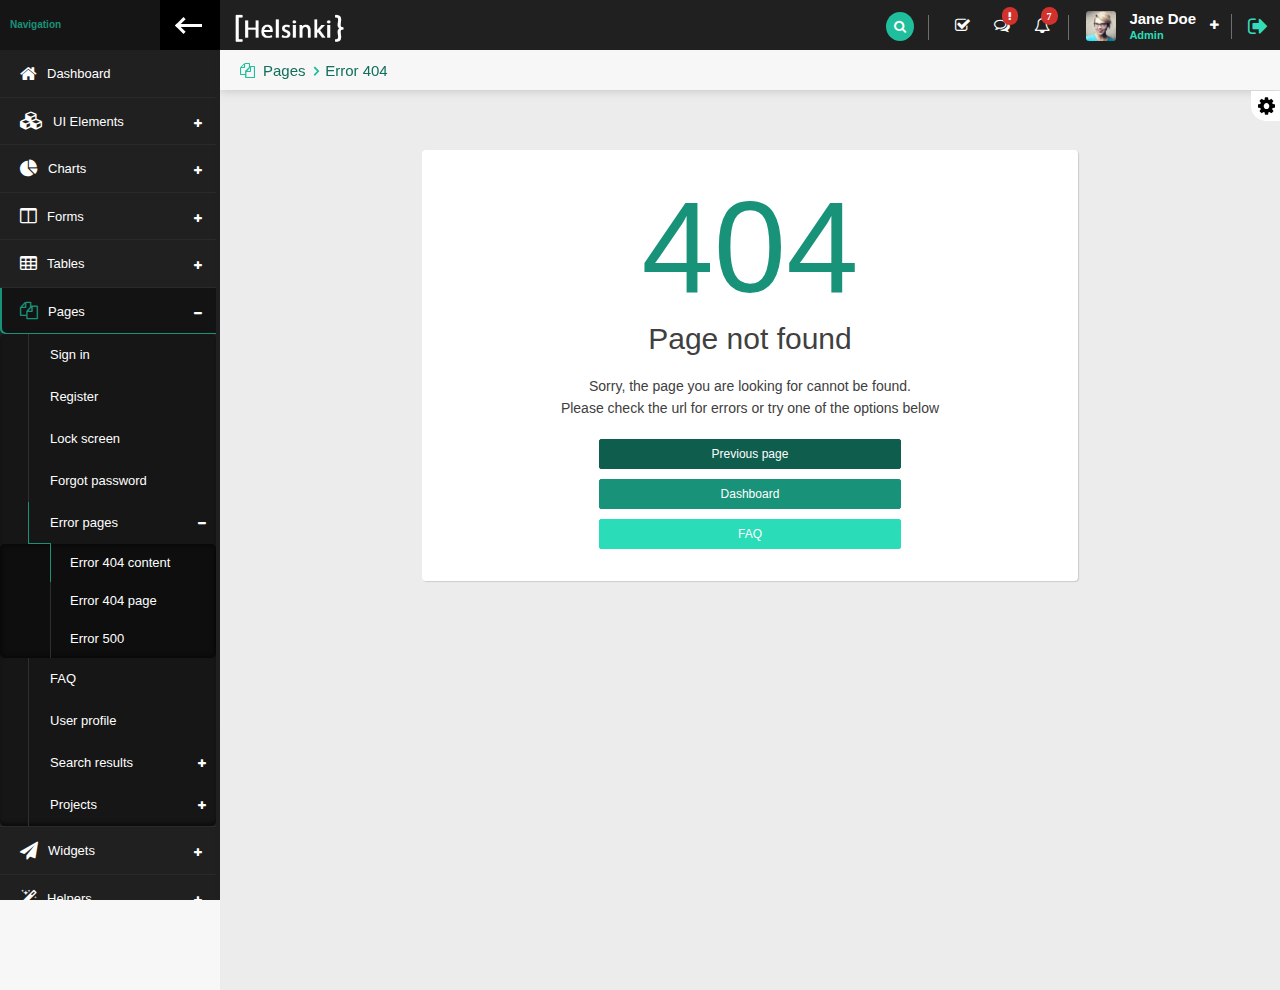
<file: library Management/assets/pages_error-404-content.html>
<!doctype html>
<html lang="en" class="fixed left-sidebar-top">


<!-- Mirrored from myiideveloper.com/helsinki/last-version/helsinki_green-dark/src/pages_error-404-content.html by HTTrack Website Copier/3.x [XR&CO'2014], Tue, 05 Mar 2019 13:06:17 GMT -->
<head>
    <meta charset="UTF-8">
    <meta name="viewport" content="width=device-width, initial-scale=1.0, maximum-scale=1.0, user-scalable=no" />
    <title>Helsinki</title>
    <link rel="apple-touch-icon" sizes="120x120" href="favicon/apple-icon-120x120.png">
    <link rel="icon" type="image/png" sizes="192x192" href="favicon/android-icon-192x192.png">
    <link rel="icon" type="image/png" sizes="32x32" href="favicon/favicon-32x32.png">
    <link rel="icon" type="image/png" sizes="16x16" href="favicon/favicon-16x16.png">
    <!--load progress bar-->
    <script src="vendor/pace/pace.min.js"></script>
    <link href="vendor/pace/pace-theme-minimal.css" rel="stylesheet" />
    <!--BASIC css-->
    <!-- ========================================================= -->
    <link rel="stylesheet" href="vendor/bootstrap/css/bootstrap.css">
    <link rel="stylesheet" href="vendor/font-awesome/css/font-awesome.css">
    <link rel="stylesheet" href="vendor/animate.css/animate.css">
    <!--SECTION css-->
    <!-- ========================================================= -->
    <!--TEMPLATE css-->
    <!-- ========================================================= -->
    <link rel="stylesheet" href="stylesheets/css/style.css">
</head>

<body>
<div class="wrap">
    <!-- page HEADER -->
    <!-- ========================================================= -->
    <div class="page-header">
        <!-- LEFTSIDE header -->
        <div class="leftside-header">
            <div class="logo">
                <a href="index.html" class="on-click">
                    <img alt="logo" src="images/header-logo.png" />
                </a>
            </div>
            <div id="menu-toggle" class="visible-xs toggle-left-sidebar" data-toggle-class="left-sidebar-open" data-target="html">
                <i class="fa fa-bars" aria-label="Toggle sidebar"></i>
            </div>
        </div>
        <!-- RIGHTSIDE header -->
        <div class="rightside-header">
            <div class="header-middle"></div>
            <!--SEARCH HEADERBOX-->
            <div class="header-section" id="search-headerbox">
                <input type="text" name="search" id="search" placeholder="Search...">
                <i class="fa fa-search search" id="search-icon" aria-hidden="true"></i>
                <div class="header-separator"></div>
            </div>
            <!--NOCITE HEADERBOX-->
            <div class="header-section hidden-xs" id="notice-headerbox">
                <!--check list-->
                <div class="notice" id="checklist-notice">
                    <i class="fa fa-check-square-o" aria-hidden="true"></i>
                    <div class="dropdown-box basic">
                        <div class="drop-header">
                            <h3><i class="fa fa-check-square-o" aria-hidden="true"></i> To-Do List</h3>
                        </div>
                        <div class="drop-content">
                            <div class="widget-list list-to-do">
                                <ul>
                                    <li>
                                        <div class="checkbox-custom checkbox-primary">
                                            <input type="checkbox" id="check-s1" value="option1">
                                            <label class="check" for="check-s1">Accusantium eveniet ipsam neque</label>
                                        </div>
                                    </li>
                                    <li>
                                        <div class="checkbox-custom checkbox-primary">
                                            <input type="checkbox" id="check-s2" value="option1" checked>
                                            <label class="check" for="check-s2">Lorem ipsum dolor sit</label>
                                        </div>
                                    </li>
                                    <li>
                                        <div class="checkbox-custom checkbox-primary">
                                            <input type="checkbox" id="check-s3" value="option1">
                                            <label class="check" for="check-s3">Dolor eligendi in ipsum sapiente</label>
                                        </div>
                                    </li>
                                    <li>
                                        <div class="checkbox-custom checkbox-primary">
                                            <input type="checkbox" id="check-s4" value="option1">
                                            <label class="check" for="check-s4">Natus recusandae vel</label>
                                        </div>
                                    </li>
                                    <li>
                                        <div class="checkbox-custom checkbox-primary">
                                            <input type="checkbox" id="check-s5" value="option1">
                                            <label class="check" for="check-s5">Adipisci amet officia tempore ut</label>
                                        </div>
                                    </li>
                                </ul>
                            </div>
                        </div>
                        <div class="drop-footer">
                            <a>See all Items</a>
                        </div>
                    </div>
                </div>
                <!--messages-->
                    <div class="notice" id="messages-notice">
                        <i class="fa fa-comments-o" aria-hidden="true"><span class="badge badge-xs badge-top-right x-danger"><i class="fa fa-exclamation"></i></span>
                        </i>
                        <div class="dropdown-box basic">
                            <div class="drop-header ">
                                <h3><i class="fa fa-comments" aria-hidden="true"></i> Messages</h3>
                                <span class="badge x-danger b-rounded">120</span>
                            </div>
                            <div class="drop-content">
                                <div class="widget-list list-left-element">
                                    <ul>
                                        <li>
                                            <a href="#">
                                                <div class="left-element"><img alt="profile photo" src="images/avatar/avatar_1.jpg" /></div>
                                                <div class="text">
                                                    <span class="title">John Doe</span>
                                                    <span class="subtitle">hello world</span>
                                                </div>
                                            </a>
                                        </li>
                                        <li>
                                            <a href="#">
                                                <div class="left-element"><img alt="profile photo" src="images/avatar/avatar_2.jpg" /></div>
                                                <div class="text">
                                                    <span class="title">Alice Smith</span>
                                                    <span class="subtitle">hello world</span>
                                                </div>
                                            </a>
                                        </li>
                                        <li>
                                            <a href="#">
                                                <div class="left-element"><img alt="profile photo" src="images/avatar/avatar_3.jpg" /></div>
                                                <div class="text">
                                                    <span class="title">Klaus Wolf</span>
                                                    <span class="subtitle">hello world</span>
                                                </div>
                                            </a>
                                        </li>
                                        <li>
                                            <a href="#">
                                                <div class="left-element"><img alt="profile photo" src="images/avatar/avatar_4.jpg" /></div>
                                                <div class="text">
                                                    <span class="title">Sun Li</span>
                                                    <span class="subtitle">hello world</span>
                                                </div>
                                            </a>
                                        </li>
                                        <li>
                                            <a href="#">
                                                <div class="left-element"><img alt="profile photo" src="images/avatar/avatar_5.jpg" /></div>
                                                <div class="text">
                                                    <span class="title">Sonia Valera</span>
                                                    <span class="subtitle">hello world</span>
                                                </div>
                                            </a>
                                        </li>
                                    </ul>
                                </div>
                            </div>
                            <div class="drop-footer">
                                <a>See all messages</a>
                            </div>
                        </div>
                    </div>
                <!--alerts notices-->
                <div class="notice" id="alerts-notice">
                    <i class="fa fa-bell-o" aria-hidden="true"><span class="badge badge-xs badge-top-right x-danger">7</span></i>

                    <div class="dropdown-box basic">
                        <div class="drop-header">
                            <h3><i class="fa fa-bell-o" aria-hidden="true"></i> Notifications</h3>
                            <span class="badge x-danger b-rounded">7</span>

                        </div>
                        <div class="drop-content">
                            <div class="widget-list list-left-element list-sm">
                                <ul>
                                    <li>
                                        <a href="#">
                                            <div class="left-element"><i class="fa fa-warning color-warning"></i></div>
                                            <div class="text">
                                                <span class="title">8 Bugs</span>
                                                <span class="subtitle">reported today</span>
                                            </div>
                                        </a>
                                    </li>
                                    <li>
                                        <a href="#">
                                            <div class="left-element"><i class="fa fa-flag color-danger"></i></div>
                                            <div class="text">
                                                <span class="title">Error</span>
                                                <span class="subtitle">sevidor C down</span>
                                            </div>
                                        </a>
                                    </li>
                                    <li>
                                        <a href="#">
                                            <div class="left-element"><i class="fa fa-cog color-dark"></i></div>
                                            <div class="text">
                                                <span class="title">New Configuration</span>
                                                <span class="subtitle"></span>
                                            </div>
                                        </a>
                                    </li>
                                    <li>
                                        <a href="#">
                                            <div class="left-element"><i class="fa fa-tasks color-success"></i></div>
                                            <div class="text">
                                                <span class="title">14 Task</span>
                                                <span class="subtitle">completed</span>
                                            </div>
                                        </a>
                                    </li>
                                    <li>
                                        <a href="#">
                                            <div class="left-element"><i class="fa fa-envelope color-primary"></i></div>
                                            <div class="text">
                                                <span class="title">21 Menssage</span>
                                                <span class="subtitle"> (see more)</span>
                                            </div>
                                        </a>
                                    </li>
                                </ul>
                            </div>
                        </div>
                        <div class="drop-footer">
                            <a>See all notifications</a>
                        </div>
                    </div>
                </div>
                <div class="header-separator"></div>
            </div>
            <!--USER HEADERBOX -->
            <div class="header-section" id="user-headerbox">
                <div class="user-header-wrap">
                    <div class="user-photo">
                        <img alt="profile photo" src="images/avatar/avatar_user.jpg" />
                    </div>
                    <div class="user-info">
                        <span class="user-name">Jane Doe</span>
                        <span class="user-profile">Admin</span>
                    </div>
                    <i class="fa fa-plus icon-open" aria-hidden="true"></i>
                    <i class="fa fa-minus icon-close" aria-hidden="true"></i>
                </div>
                <div class="user-options dropdown-box">
                    <div class="drop-content basic">
                        <ul>
                            <li> <a href="pages_user-profile.html"><i class="fa fa-user" aria-hidden="true"></i> Profile</a></li>
                            <li> <a href="pages_lock-screen.html"><i class="fa fa-lock" aria-hidden="true"></i> Lock Screen</a></li>
                            <li><a href="#"><i class="fa fa-cog" aria-hidden="true"></i> Configurations</a></li>
                        </ul>
                    </div>
                </div>
            </div>
            <div class="header-separator"></div>
            <!--Log out -->
            <div class="header-section">
                <a href="pages_sign-in.html" data-toggle="tooltip" data-placement="left" title="Logout"><i class="fa fa-sign-out log-out" aria-hidden="true"></i></a>
            </div>
        </div>
    </div>
    <!-- page BODY -->
    <!-- ========================================================= -->
    <div class="page-body">
        <!-- LEFT SIDEBAR -->
        <!-- ========================================================= -->
        <div class="left-sidebar">
            <!-- left sidebar HEADER -->
            <div class="left-sidebar-header">
                <div class="left-sidebar-title">Navigation</div>
                <div class="left-sidebar-toggle c-hamburger c-hamburger--htla hidden-xs" data-toggle-class="left-sidebar-collapsed" data-target="html">
                    <span></span>
                </div>
            </div>
            <!-- NAVIGATION -->
            <!-- ========================================================= -->
            <div id="left-nav" class="nano">
                <div class="nano-content">
                    <nav>
                        <ul class="nav nav-left-lines" id="main-nav">
                            <!--HOME-->
                            <li><a href="index.html"><i class="fa fa-home" aria-hidden="true"></i><span>Dashboard</span></a></li>
                            <!--UI ELEMENTENTS-->
                            <li class="has-child-item close-item">
                                <a><i class="fa fa-cubes" aria-hidden="true"></i><span>UI Elements</span></a>
                                <ul class="nav child-nav level-1">
                                    <li><a href="ui-elements_panels.html">Panels</a></li>
                                    <li><a href="ui-elements_accordions.html">Accordions</a></li>
                                    <li><a href="ui-elements_tabs.html">Tabs</a></li>
                                    <li><a href="ui-elements_buttons.html">Buttons <span class="badgeupdate</span></a></li>
                                    <li><a href="ui-elements_typography.html">Typography</a></li>
                                    <li><a href="ui-elements_alerts.html">Alerts</a></li>
                                    <li><a href="ui-elements_modals.html">Modals</a></li>
                                    <li><a href="ui-elements_lightbox.html">Lightbox</a></li>
                                    <li class="has-child-item close-item">
                                        <a>Notifications</a>
                                        <ul class="nav child-nav level-2 ">
                                            <li><a href="ui-elements_notifications-pnotify.html">PNotify</a></li>
                                            <li><a href="ui-elements_notifications-toastr.html">Toastr</a></li>
                                        </ul>
                                    </li>
                                    <li><a href="ui-elements_animations-appear.html">Animations</a></li>
                                    <li><a href="ui-elements_badges-tags.html">Badge & Tags</a></li>
                                </ul>
                            </li>
                            <!--CHARTS-->
                            <li class="has-child-item close-item">
                                <a><i class="fa fa-pie-chart" aria-hidden="true"></i><span>Charts</span></a>
                                <ul class="nav child-nav level-1">
                                    <li><a href="charts_chart-js.html">CharJS</a></li>
                                    <li><a href="charts_morris.html">Morris</a></li>
                                    <li><a href="charts_peity.html">Peity</a></li>
                                </ul>
                            </li>
                            <!--FORMS-->
                            <li class="has-child-item close-item">
                                <a><i class="fa fa-columns" aria-hidden="true"></i><span>Forms </span></a>
                                <ul class="nav child-nav level-1">
                                    <li><a href="forms_layouts.html">Layouts</a></li>
                                    <li><a href="forms_elements.html">Elements</a></li>
                                    <li><a href="forms_advanced.html">Advanced</a></li>
                                    <li><a href="forms_validation.html">Validation</a></li>
                                    <li><a href="forms_wizard.html">Wizard</a></li>
                                </ul>
                            </li>
                            <!--TABLES-->
                            <li class="has-child-item close-item">
                                <a><i class="fa fa-table" aria-hidden="true"></i><span>Tables</span></a>
                                <ul class="nav child-nav level-1">
                                    <li><a href="tables_basic.html">Basic</a></li>
                                    <li><a href="tables_data-tables.html">DataTable</a></li>
                                    <li><a href="tables_responsive.html">Responsive</a></li>
                                </ul>
                            </li>
                            <!--PAGES-->
                            <li class="has-child-item open-item active-item">
                                <a><i class="fa fa-files-o" aria-hidden="true"></i><span>Pages</span></a>
                                <ul class="nav child-nav level-1">
                                    <li><a href="pages_sign-in.html">Sign in</a></li>
                                    <li><a href="pages_register.html">Register</a></li>
                                    <li><a href="pages_lock-screen.html">Lock screen</a></li>
                                    <li><a href="pages_forgot-password.html">Forgot password</a></li>
                                    <li class="has-child-item open-item">
                                        <a>Error pages</a>
                                        <ul class="nav child-nav level-2 ">
                                            <li class="active-item"><a href="pages_error-404-content.html">Error 404 content</a></li>
                                            <li><a href="pages_error-404.html">Error 404 page</a></li>
                                            <li><a href="pages_error-500.html">Error 500</a></li>
                                        </ul>
                                    </li>
                                    <li><a href="pages_faq.html">FAQ</a></li>
                                    <li><a href="pages_user-profile.html">User profile</a></li>
                                    <li class="has-child-item close-item">
                                        <a>Search results</a>
                                        <ul class="nav child-nav level-2 ">
                                            <li><a href="pages_search-results-list.html">List style</a></li>
                                            <li><a href="pages_search-results-grid.html">Grid Style</a></li>
                                        </ul>
                                    </li>
                                    <li class="has-child-item close-item">
                                        <a>Projects</a>
                                        <ul class="nav child-nav level-2 ">
                                            <li><a href="pages_project-list.html">List</a></li>
                                            <li><a href="pages_project-detail.html">Detail</a></li>
                                        </ul>
                                    </li>
                                </ul>
                            </li>
                            <!--WIDGETS-->
                            <li class="has-child-item close-item">
                                <a><i class="fa fa-paper-plane" aria-hidden="true"></i><span>Widgets</span></a>
                                <ul class="nav child-nav level-1">
                                    <li><a href="widgets_boxes.html">Boxes</a></li>
                                    <li><a href="widgets_lists.html">Lists</a></li>
                                    <li><a href="widgets_posts.html">Posts</a></li>
                                    <li><a href="widgets_timelines.html">Timelines</a></li>
                                </ul>
                            </li>
                            <!--HELPERS-->
                            <li class="has-child-item close-item">
                                <a><i class="fa fa-magic" aria-hidden="true"></i><span>Helpers</span></a>
                                <ul class="nav child-nav level-1">
                                    <li><a href="helpers_background-border.html">Background & Border</a></li>
                                    <li><a href="helpers_margin-padding.html">Margin & Padding</a></li>
                                </ul>
                            </li>
                            <!--MENU LEVELS-->
                            <li class=" has-child-item close-item">
                                <a>
                                    <i class="fa fa-sitemap" aria-hidden="true"></i>
                                    <span>Menu levels</span>
                                </a>
                                <ul class="nav child-nav level-1">
                                    <li><a>First Item</a></li>
                                    <li class="has-child-item close-item">
                                        <a>Second Item</a>
                                        <ul class="nav child-nav level-2 ">
                                            <li><a href="#">Option 1</a></li>
                                            <li><a href="#">Option 2</a></li>
                                            <li class="has-child-item close-item">
                                                <a>Option 3</a>
                                                <ul class="nav child-nav level-3 ">
                                                    <li><a href="#">Item 1</a></li>
                                                    <li><a href="#">Item 2</a></li>
                                                    <li><a href="#">Item 3</a></li>
                                                </ul>
                                            </li>
                                        </ul>
                                    </li>
                                    <li><a>Third Item</a></li>
                                    <li class="has-child-item close-item">
                                        <a>Fourth Item</a>
                                        <ul class="nav child-nav level-2 ">
                                            <li><a href="#">Option 1</a></li>
                                            <li><a href="#">Option 2</a></li>
                                            <li class="has-child-item close-item">
                                                <a>Option 3</a>
                                                <ul class="nav child-nav level-3 ">
                                                    <li><a href="#">Item 1</a></li>
                                                    <li><a href="#">Item 2</a></li>
                                                    <li><a href="#">Item 3</a></li>
                                                </ul>
                                            </li>
                                        </ul>
                                    </li>
                                </ul>
                            </li>
                             <!--DOCUMENTATION-->
                            <li><a target="_blank" href="http://myiideveloper.com/helsinki/last-version/documentation/index.html"><i class="fa fa-book" aria-hidden="true"></i><span>Online Documentation</span></a></li>

                        </ul>
                    </nav>
                </div>
            </div>
        </div>
        <!-- CONTENT -->
        <!-- ========================================================= -->
        <div class="content">
            <!-- content HEADER -->
            <!-- ========================================================= -->
            <div class="content-header">
                <!-- leftside content header -->
                <div class="leftside-content-header">
                    <ul class="breadcrumbs">
                        <li><i class="fa fa-copy" aria-hidden="true"></i><a href="#">Pages</a></li>
                        <li><a>Error 404</a></li>
                    </ul>
                </div>
            </div>
            <!-- =-=-=-=-=-=-=-=-=-=-=-=-=-=-=-=-=-=-=-=-=-=-=-=-=-=-=-=-=-=-=-=-=-=-=-=-=-=-=-=-=-=-=-=-=-=-=-=-=-=-= -->
            <!--ERROR 404 IN CONTENT-->
            <div class="row animated bounce">
                <div class="col-sm-8 col-sm-offset-2">
                    <div class="panel mt-xlg">
                        <div class="panel-content">
                            <h1 class="error-number">404</h1>
                            <h2 class="error-name"> Page not found</h2>
                            <p class="error-text">Sorry, the page you are looking for cannot be found.
                                <br/>Please check the url for errors or try one of the options below</p>
                            <div class="row mt-lg">
                                <div class="col-sm-6  col-sm-offset-3">
                                    <button class="btn btn-sm btn-darker-2 btn-block" onclick="history.back();">Previous page</button>
                                    <a href="index.html" class="btn btn-sm btn-primary btn-block">Dashboard</a>
                                    <a href="pages_faq.html" class="btn btn-sm btn-lighter-2 btn-block mb-lg">FAQ</a>
                                </div>
                            </div>
                        </div>
                    </div>
                </div>
            </div>
            <!-- =-=-=-=-=-=-=-=-=-=-=-=-=-=-=-=-=-=-=-=-=-=-=-=-=-=-=-=-=-=-=-=-=-=-=-=-=-=-=-=-=-=-=-=-=-=-=-=-=-=-= -->
        </div>
        <!-- RIGHT SIDEBAR -->
        <!-- ========================================================= -->
            <div class="right-sidebar">
                <div class="right-sidebar-toggle" data-toggle-class="right-sidebar-opened" data-target="html">
                    <i class="fa fa-cog fa-spin" aria-hidden="true"></i>
                </div>
                <div id="right-nav" class="nano">
                    <div class="nano-content">
                        <div class="template-settings">
                            <h4 class="text-center">Template Settings</h4>
                            <ul class="toggle-settings pv-xlg">
                                <li>
                                    <h6 class="text">Header fixed</h6>
                                    <label class="switch">
                                        <input id="header-fixed" type="checkbox" checked>
                                        <span class="slider round"></span>
                                    </label>
                                </li>
                                <li>
                                    <h6 class="text">Content header fixed</h6>
                                    <label class="switch">
                                        <input id="content-header-fixed" type="checkbox" checked>
                                        <span class="slider round"></span>
                                    </label>
                                </li>
                                <li>
                                    <h6 class="text">Left sidebar collapsed</h6>
                                    <label class="switch">
                                        <input id="left-sidebar-collapsed" type="checkbox">
                                        <span class="slider round"></span>
                                    </label>
                                </li>
                                <li>
                                    <h6 class="text">Left sidebar Top</h6>
                                    <label class="switch">
                                        <input id="left-sidebar-top" type="checkbox" checked>
                                        <span class="slider round"></span>
                                    </label>
                                </li>
                                <li>
                                    <h6 class="text">Left sidebar fixed</h6>
                                    <label class="switch">
                                        <input id="left-sidebar-fixed" type="checkbox" checked>
                                        <span class="slider round"></span>
                                    </label>
                                </li>
                                <li>
                                    <h6 class="text">Left sidebar over</h6>
                                    <label class="switch">
                                        <input id="left-sidebar-over" type="checkbox">
                                        <span class="slider round"></span>
                                    </label>
                                </li>
                                <li>
                                    <h6 class="text">Left sidebar nav left-lines</h6>
                                    <label class="switch">
                                        <input id="left-sidebar-left-lines" type="checkbox" checked>
                                        <span class="slider round"></span>
                                    </label>
                                </li>
                            </ul>
                            <h4 class="text-center">Template Colors</h4>

                            <div class="row toggle-colors">
                                <div class="col-xs-6">
                                    <a href="index.html" class="on-click"> <img alt="Helsinki-green" src="images/theme/dark_green.png" /></a>
                                </div>
                                <div class="col-xs-6">
                                    <a href="http://myiideveloper.com/helsinki/last-version/helsinki_green-light/src/index.html" class="on-click"> <img alt="Helsinki-green" src="images/theme/white_green.png" /></a>
                                </div>
                            </div>
                            <div class="row toggle-colors">
                                <div class="col-xs-6">
                                    <a href="http://myiideveloper.com/helsinki/last-version/helsinki_dark/src/index.html" class="on-click"> <img alt="Helsinki-green" src="images/theme/dark_white.png" /></a>
                                </div>
                                <div class="col-xs-6">
                                    <a href="http://myiideveloper.com/helsinki/last-version/helsinki_light/src/index.html" class="on-click"> <img alt="Helsinki-green" src="images/theme/white_dark.png" /></a>
                                </div>
                            </div>
                            <div class="row toggle-colors">
                                <div class="col-xs-6">
                                    <a href="http://myiideveloper.com/helsinki/last-version/helsinki_blue-dark/src/index.html" class="on-click"> <img alt="Helsinki-green" src="images/theme/dark_blue.png" /></a>
                                </div>
                                <div class="col-xs-6">
                                    <a href="http://myiideveloper.com/helsinki/last-version/helsinki_blue-light/src/index.html" class="on-click"> <img alt="Helsinki-green" src="images/theme/white_blue.png" /></a>
                                </div>
                            </div>
                            <div class="row mt-lg">
                                <div class="col-sm-12 text-center">
                                    <a  target="_blank" href="http://myiideveloper.com/helsinki/last-version/documentation/index.html"><h5> <i class="fa fa-book mr-sm"></i>Online Documentation</h5></a>
                                </div>
                            </div>
                        </div>
                    </div>
                </div>
            </div>

        <!--scroll to top-->
        <a href="#" class="scroll-to-top"><i class="fa fa-angle-double-up"></i></a>
    </div>
</div>
<!--BASIC scripts-->
<!-- ========================================================= -->
<script src="vendor/jquery/jquery-1.12.3.min.js"></script>
<script src="vendor/bootstrap/js/bootstrap.min.js"></script>
<script src="vendor/nano-scroller/nano-scroller.js"></script>
<!--TEMPLATE scripts-->
<!-- ========================================================= -->
<script src="javascripts/template-script.min.js"></script>
<script src="javascripts/template-init.min.js"></script>
<!-- SECTION script and examples-->
<!-- ========================================================= -->
</body>


<!-- Mirrored from myiideveloper.com/helsinki/last-version/helsinki_green-dark/src/pages_error-404-content.html by HTTrack Website Copier/3.x [XR&CO'2014], Tue, 05 Mar 2019 13:06:17 GMT -->
</html>
</file>
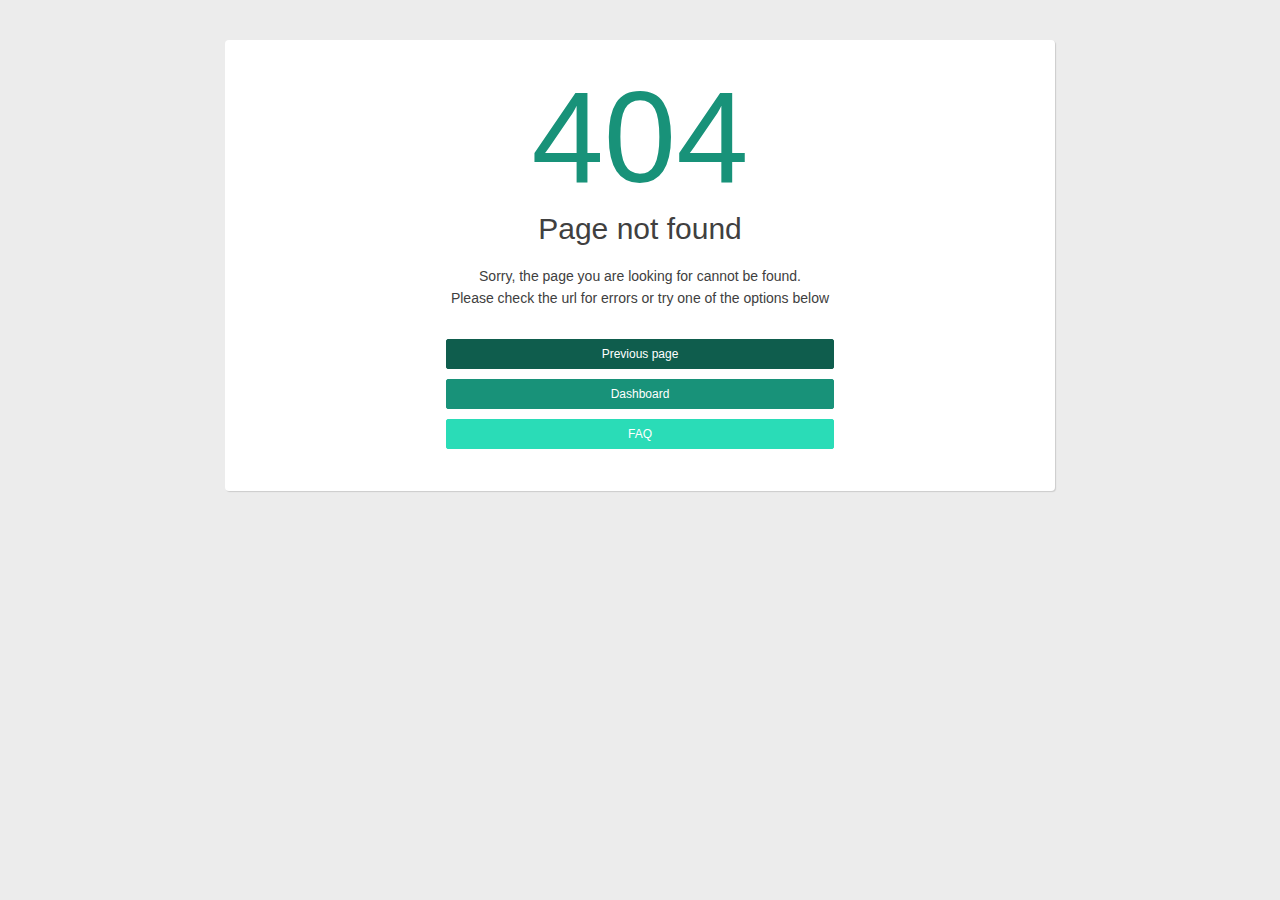
<file: library Management/assets/pages_error-404.html>
<!doctype html>
<html lang="en" class="error-404">


<!-- Mirrored from myiideveloper.com/helsinki/last-version/helsinki_green-dark/src/pages_error-404.html by HTTrack Website Copier/3.x [XR&CO'2014], Tue, 05 Mar 2019 13:06:17 GMT -->
<head>
    <meta charset="UTF-8">
    <meta name="viewport" content="width=device-width, initial-scale=1.0, maximum-scale=1.0, user-scalable=no" />
    <title>Helsinki</title>
    <link rel="apple-touch-icon" sizes="120x120" href="favicon/apple-icon-120x120.png">
    <link rel="icon" type="image/png" sizes="192x192" href="favicon/android-icon-192x192.png">
    <link rel="icon" type="image/png" sizes="32x32" href="favicon/favicon-32x32.png">
    <link rel="icon" type="image/png" sizes="16x16" href="favicon/favicon-16x16.png">
    <!--BASIC css-->
    <!-- ========================================================= -->
    <link rel="stylesheet" href="vendor/bootstrap/css/bootstrap.css">
    <link rel="stylesheet" href="vendor/font-awesome/css/font-awesome.css">
    <link rel="stylesheet" href="vendor/animate.css/animate.css">
    <!--SECTION css-->
    <!-- ========================================================= -->
    <!--TEMPLATE css-->
    <!-- ========================================================= -->
    <link rel="stylesheet" href="stylesheets/css/style.css">
</head>

<body>
<div class="wrap">
    <!-- page BODY -->
    <!-- ========================================================= -->
    <div class="page-body">
        <!-- =-=-=-=-=-=-=-=-=-=-=-=-=-=-=-=-=-=-=-=-=-=-=-=-=-=-=-=-=-=-=-=-=-=-=-=-=-=-=-=-=-=-=-=-=-=-=-=-=-=-= -->
        <!--ERROR 404-->
        <div class="row animated bounce ">
            <div class="col-sm-8 col-sm-offset-2">
                <div class="panel mt-xlg">
                    <div class="panel-content">
                        <h1 class="error-number">404</h1>
                        <h2 class="error-name"> Page not found</h2>
                        <p class="error-text">Sorry, the page you are looking for cannot be found.
                            <br/>Please check the url for errors or try one of the options below</p>
                        <div class="row mt-xlg">
                            <div class="col-sm-6  col-sm-offset-3">
                                <button class="btn btn-sm btn-darker-2 btn-block" onclick="history.back();">Previous page</button>
                                <a href="index.html" class="btn btn-sm btn-primary btn-block">Dashboard</a>
                                <a href="pages_faq.html" class="btn btn-sm btn-lighter-2 btn-block mb-xlg">FAQ</a>
                            </div>
                        </div>
                    </div>
                </div>
            </div>
        </div>
        <!-- =-=-=-=-=-=-=-=-=-=-=-=-=-=-=-=-=-=-=-=-=-=-=-=-=-=-=-=-=-=-=-=-=-=-=-=-=-=-=-=-=-=-=-=-=-=-=-=-=-=-= -->
    </div>
</div>
<!--BASIC scripts-->
<!-- ========================================================= -->
<script src="vendor/jquery/jquery-1.12.3.min.js"></script>
<script src="vendor/bootstrap/js/bootstrap.min.js"></script>
<script src="vendor/nano-scroller/nano-scroller.js"></script>
<!--TEMPLATE scripts-->
<!-- ========================================================= -->
<script src="javascripts/template-script.min.js"></script>
<script src="javascripts/template-init.min.js"></script>
<!-- SECTION script and examples-->
<!-- ========================================================= -->
</body>


<!-- Mirrored from myiideveloper.com/helsinki/last-version/helsinki_green-dark/src/pages_error-404.html by HTTrack Website Copier/3.x [XR&CO'2014], Tue, 05 Mar 2019 13:06:17 GMT -->
</html>
</file>
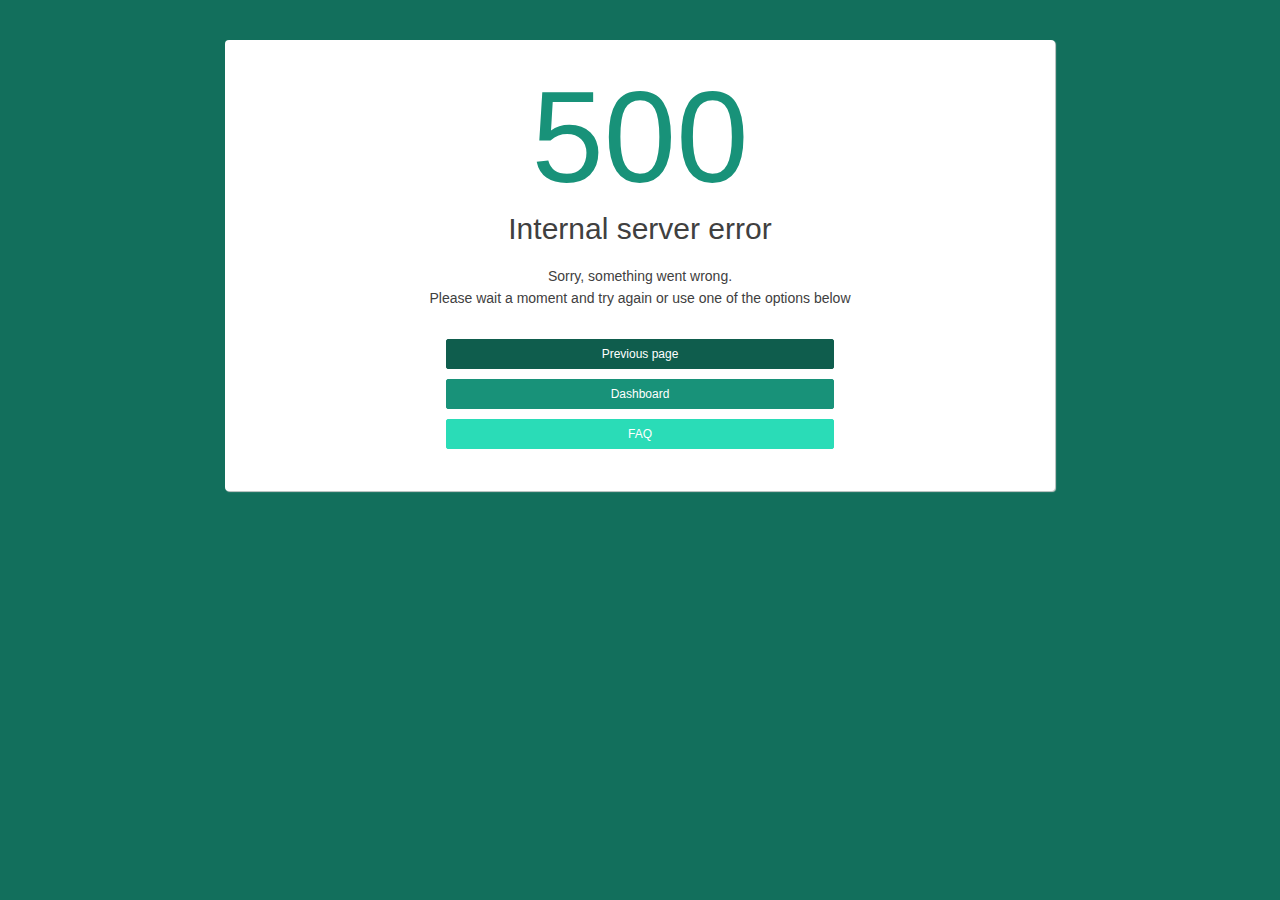
<file: library Management/assets/pages_error-500.html>
<!doctype html>
<html lang="en" class="error-500">


<!-- Mirrored from myiideveloper.com/helsinki/last-version/helsinki_green-dark/src/pages_error-500.html by HTTrack Website Copier/3.x [XR&CO'2014], Tue, 05 Mar 2019 13:06:17 GMT -->
<head>
    <meta charset="UTF-8">
    <meta name="viewport" content="width=device-width, initial-scale=1.0, maximum-scale=1.0, user-scalable=no" />
    <title>Helsinki</title>
    <link rel="apple-touch-icon" sizes="120x120" href="favicon/apple-icon-120x120.png">
    <link rel="icon" type="image/png" sizes="192x192" href="favicon/android-icon-192x192.png">
    <link rel="icon" type="image/png" sizes="32x32" href="favicon/favicon-32x32.png">
    <link rel="icon" type="image/png" sizes="16x16" href="favicon/favicon-16x16.png">
    <!--BASIC css-->
    <!-- ========================================================= -->
    <link rel="stylesheet" href="vendor/bootstrap/css/bootstrap.css">
    <link rel="stylesheet" href="vendor/font-awesome/css/font-awesome.css">
    <link rel="stylesheet" href="vendor/animate.css/animate.css">
    <!--SECTION css-->
    <!-- ========================================================= -->
    <!--TEMPLATE css-->
    <!-- ========================================================= -->
    <link rel="stylesheet" href="stylesheets/css/style.css">
</head>

<body>
<div class="wrap">
    <!-- page BODY -->
    <!-- ========================================================= -->
    <div class="page-body">
        <!-- =-=-=-=-=-=-=-=-=-=-=-=-=-=-=-=-=-=-=-=-=-=-=-=-=-=-=-=-=-=-=-=-=-=-=-=-=-=-=-=-=-=-=-=-=-=-=-=-=-=-= -->
        <!--ERROR 500-->
        <div class="row animated bounce">
            <div class="col-sm-8 col-sm-offset-2">
                <div class="panel mt-xlg">
                    <div class="panel-content">
                        <h1 class="error-number">500</h1>
                        <h2 class="error-name">Internal server error</h2>
                        <p class="error-text">Sorry, something went wrong.
                            <br/>Please wait a moment and try again or use one of the options below</p>
                        <div class="row mt-xlg">
                            <div class="col-sm-6  col-sm-offset-3">
                                <button class="btn btn-sm btn-darker-2 btn-block" onclick="history.back();">Previous page</button>
                                <a href="index.html" class="btn btn-sm btn-primary btn-block">Dashboard</a>
                                <a href="pages_faq.html" class="btn btn-sm btn-lighter-2 btn-block mb-xlg">FAQ</a>
                            </div>
                        </div>
                    </div>
                </div>
            </div>
        </div>
        <!-- =-=-=-=-=-=-=-=-=-=-=-=-=-=-=-=-=-=-=-=-=-=-=-=-=-=-=-=-=-=-=-=-=-=-=-=-=-=-=-=-=-=-=-=-=-=-=-=-=-=-= -->
    </div>
</div>
<!--BASIC scripts-->
<!-- ========================================================= -->
<script src="vendor/jquery/jquery-1.12.3.min.js"></script>
<script src="vendor/bootstrap/js/bootstrap.min.js"></script>
<script src="vendor/nano-scroller/nano-scroller.js"></script>
<!--TEMPLATE scripts-->
<!-- ========================================================= -->
<script src="javascripts/template-script.min.js"></script>
<script src="javascripts/template-init.min.js"></script>
<!-- SECTION script and examples-->
<!-- ========================================================= -->
</body>


<!-- Mirrored from myiideveloper.com/helsinki/last-version/helsinki_green-dark/src/pages_error-500.html by HTTrack Website Copier/3.x [XR&CO'2014], Tue, 05 Mar 2019 13:06:17 GMT -->
</html>
</file>
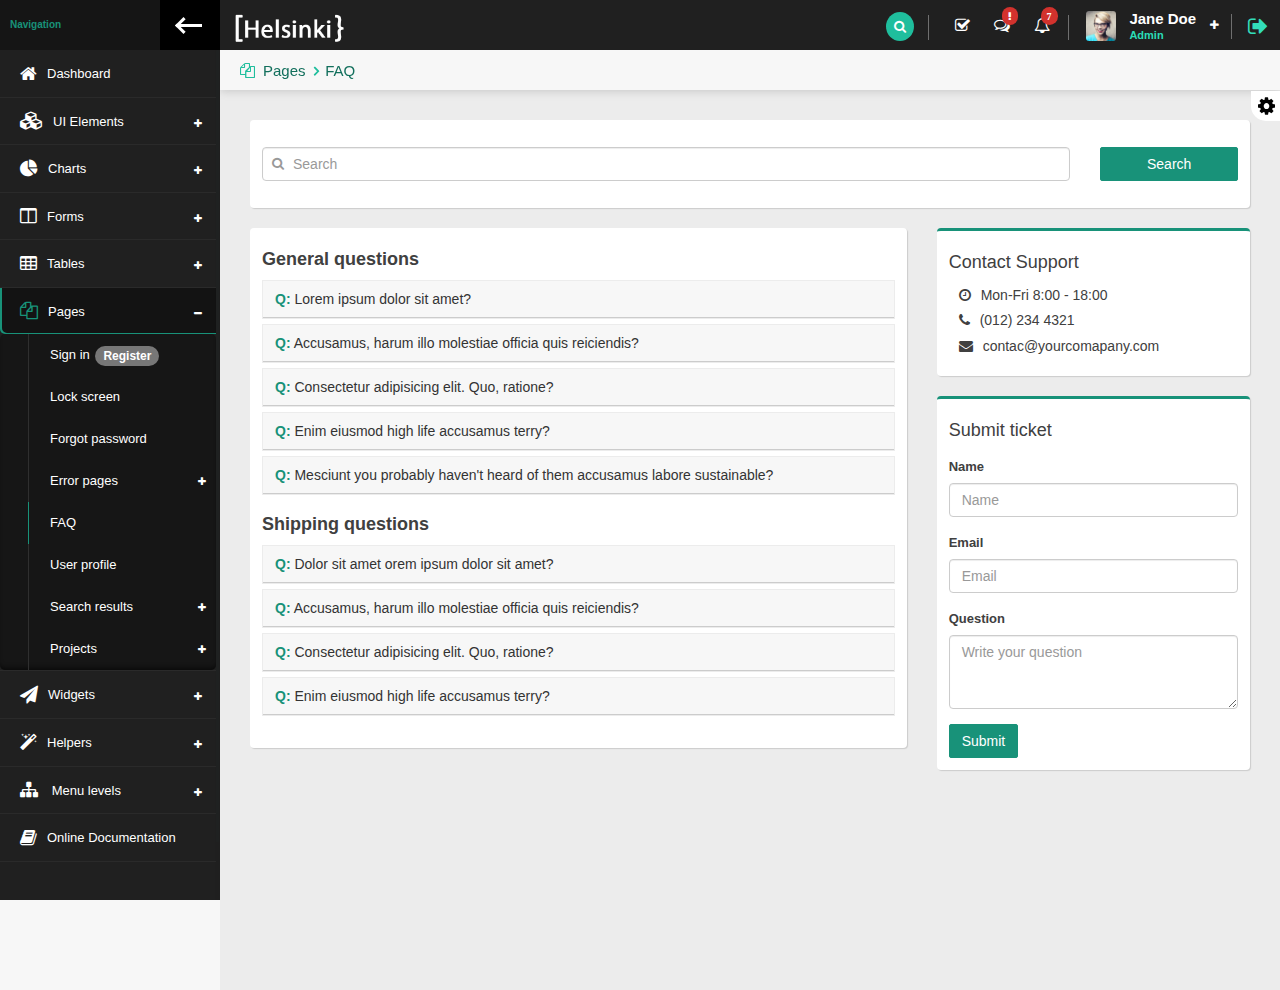
<file: library Management/assets/pages_faq.html>
<!doctype html>
<html lang="en" class="fixed left-sidebar-top">


<!-- Mirrored from myiideveloper.com/helsinki/last-version/helsinki_green-dark/src/pages_faq.html by HTTrack Website Copier/3.x [XR&CO'2014], Tue, 05 Mar 2019 13:06:17 GMT -->
<head>
    <meta charset="UTF-8">
    <meta name="viewport" content="width=device-width, initial-scale=1.0, maximum-scale=1.0, user-scalable=no" />
    <title>Helsinki</title>
    <link rel="apple-touch-icon" sizes="120x120" href="favicon/apple-icon-120x120.png">
    <link rel="icon" type="image/png" sizes="192x192" href="favicon/android-icon-192x192.png">
    <link rel="icon" type="image/png" sizes="32x32" href="favicon/favicon-32x32.png">
    <link rel="icon" type="image/png" sizes="16x16" href="favicon/favicon-16x16.png">
    <!--load progress bar-->
    <script src="vendor/pace/pace.min.js"></script>
    <link href="vendor/pace/pace-theme-minimal.css" rel="stylesheet" />
    <!--BASIC css-->
    <!-- ========================================================= -->
    <link rel="stylesheet" href="vendor/bootstrap/css/bootstrap.css">
    <link rel="stylesheet" href="vendor/font-awesome/css/font-awesome.css">
    <link rel="stylesheet" href="vendor/animate.css/animate.css">
    <!--SECTION css-->
    <!-- ========================================================= -->
    <!--TEMPLATE css-->
    <!-- ========================================================= -->
    <link rel="stylesheet" href="stylesheets/css/style.css">
</head>

<body>
<div class="wrap">
    <!-- page HEADER -->
    <!-- ========================================================= -->
    <div class="page-header">
        <!-- LEFTSIDE header -->
        <div class="leftside-header">
            <div class="logo">
                <a href="index.html" class="on-click">
                    <img alt="logo" src="images/header-logo.png" />
                </a>
            </div>
            <div id="menu-toggle" class="visible-xs toggle-left-sidebar" data-toggle-class="left-sidebar-open" data-target="html">
                <i class="fa fa-bars" aria-label="Toggle sidebar"></i>
            </div>
        </div>
        <!-- RIGHTSIDE header -->
        <div class="rightside-header">
            <div class="header-middle"></div>
            <!--SEARCH HEADERBOX-->
            <div class="header-section" id="search-headerbox">
                <input type="text" name="search" id="search" placeholder="Search...">
                <i class="fa fa-search search" id="search-icon" aria-hidden="true"></i>
                <div class="header-separator"></div>
            </div>
            <!--NOCITE HEADERBOX-->
            <div class="header-section hidden-xs" id="notice-headerbox">
                <!--check list-->
                <div class="notice" id="checklist-notice">
                    <i class="fa fa-check-square-o" aria-hidden="true"></i>
                    <div class="dropdown-box basic">
                        <div class="drop-header">
                            <h3><i class="fa fa-check-square-o" aria-hidden="true"></i> To-Do List</h3>
                        </div>
                        <div class="drop-content">
                            <div class="widget-list list-to-do">
                                <ul>
                                    <li>
                                        <div class="checkbox-custom checkbox-primary">
                                            <input type="checkbox" id="check-s1" value="option1">
                                            <label class="check" for="check-s1">Accusantium eveniet ipsam neque</label>
                                        </div>
                                    </li>
                                    <li>
                                        <div class="checkbox-custom checkbox-primary">
                                            <input type="checkbox" id="check-s2" value="option1" checked>
                                            <label class="check" for="check-s2">Lorem ipsum dolor sit</label>
                                        </div>
                                    </li>
                                    <li>
                                        <div class="checkbox-custom checkbox-primary">
                                            <input type="checkbox" id="check-s3" value="option1">
                                            <label class="check" for="check-s3">Dolor eligendi in ipsum sapiente</label>
                                        </div>
                                    </li>
                                    <li>
                                        <div class="checkbox-custom checkbox-primary">
                                            <input type="checkbox" id="check-s4" value="option1">
                                            <label class="check" for="check-s4">Natus recusandae vel</label>
                                        </div>
                                    </li>
                                    <li>
                                        <div class="checkbox-custom checkbox-primary">
                                            <input type="checkbox" id="check-s5" value="option1">
                                            <label class="check" for="check-s5">Adipisci amet officia tempore ut</label>
                                        </div>
                                    </li>
                                </ul>
                            </div>
                        </div>
                        <div class="drop-footer">
                            <a>See all Items</a>
                        </div>
                    </div>
                </div>
                <!--messages-->
                    <div class="notice" id="messages-notice">
                        <i class="fa fa-comments-o" aria-hidden="true"><span class="badge badge-xs badge-top-right x-danger"><i class="fa fa-exclamation"></i></span>
                        </i>
                        <div class="dropdown-box basic">
                            <div class="drop-header ">
                                <h3><i class="fa fa-comments" aria-hidden="true"></i> Messages</h3>
                                <span class="badge x-danger b-rounded">120</span>
                            </div>
                            <div class="drop-content">
                                <div class="widget-list list-left-element">
                                    <ul>
                                        <li>
                                            <a href="#">
                                                <div class="left-element"><img alt="profile photo" src="images/avatar/avatar_1.jpg" /></div>
                                                <div class="text">
                                                    <span class="title">John Doe</span>
                                                    <span class="subtitle">hello world</span>
                                                </div>
                                            </a>
                                        </li>
                                        <li>
                                            <a href="#">
                                                <div class="left-element"><img alt="profile photo" src="images/avatar/avatar_2.jpg" /></div>
                                                <div class="text">
                                                    <span class="title">Alice Smith</span>
                                                    <span class="subtitle">hello world</span>
                                                </div>
                                            </a>
                                        </li>
                                        <li>
                                            <a href="#">
                                                <div class="left-element"><img alt="profile photo" src="images/avatar/avatar_3.jpg" /></div>
                                                <div class="text">
                                                    <span class="title">Klaus Wolf</span>
                                                    <span class="subtitle">hello world</span>
                                                </div>
                                            </a>
                                        </li>
                                        <li>
                                            <a href="#">
                                                <div class="left-element"><img alt="profile photo" src="images/avatar/avatar_4.jpg" /></div>
                                                <div class="text">
                                                    <span class="title">Sun Li</span>
                                                    <span class="subtitle">hello world</span>
                                                </div>
                                            </a>
                                        </li>
                                        <li>
                                            <a href="#">
                                                <div class="left-element"><img alt="profile photo" src="images/avatar/avatar_5.jpg" /></div>
                                                <div class="text">
                                                    <span class="title">Sonia Valera</span>
                                                    <span class="subtitle">hello world</span>
                                                </div>
                                            </a>
                                        </li>
                                    </ul>
                                </div>
                            </div>
                            <div class="drop-footer">
                                <a>See all messages</a>
                            </div>
                        </div>
                    </div>
                <!--alerts notices-->
                <div class="notice" id="alerts-notice">
                    <i class="fa fa-bell-o" aria-hidden="true"><span class="badge badge-xs badge-top-right x-danger">7</span></i>

                    <div class="dropdown-box basic">
                        <div class="drop-header">
                            <h3><i class="fa fa-bell-o" aria-hidden="true"></i> Notifications</h3>
                            <span class="badge x-danger b-rounded">7</span>

                        </div>
                        <div class="drop-content">
                            <div class="widget-list list-left-element list-sm">
                                <ul>
                                    <li>
                                        <a href="#">
                                            <div class="left-element"><i class="fa fa-warning color-warning"></i></div>
                                            <div class="text">
                                                <span class="title">8 Bugs</span>
                                                <span class="subtitle">reported today</span>
                                            </div>
                                        </a>
                                    </li>
                                    <li>
                                        <a href="#">
                                            <div class="left-element"><i class="fa fa-flag color-danger"></i></div>
                                            <div class="text">
                                                <span class="title">Error</span>
                                                <span class="subtitle">sevidor C down</span>
                                            </div>
                                        </a>
                                    </li>
                                    <li>
                                        <a href="#">
                                            <div class="left-element"><i class="fa fa-cog color-dark"></i></div>
                                            <div class="text">
                                                <span class="title">New Configuration</span>
                                                <span class="subtitle"></span>
                                            </div>
                                        </a>
                                    </li>
                                    <li>
                                        <a href="#">
                                            <div class="left-element"><i class="fa fa-tasks color-success"></i></div>
                                            <div class="text">
                                                <span class="title">14 Task</span>
                                                <span class="subtitle">completed</span>
                                            </div>
                                        </a>
                                    </li>
                                    <li>
                                        <a href="#">
                                            <div class="left-element"><i class="fa fa-envelope color-primary"></i></div>
                                            <div class="text">
                                                <span class="title">21 Menssage</span>
                                                <span class="subtitle"> (see more)</span>
                                            </div>
                                        </a>
                                    </li>
                                </ul>
                            </div>
                        </div>
                        <div class="drop-footer">
                            <a>See all notifications</a>
                        </div>
                    </div>
                </div>
                <div class="header-separator"></div>
            </div>
            <!--USER HEADERBOX -->
            <div class="header-section" id="user-headerbox">
                <div class="user-header-wrap">
                    <div class="user-photo">
                        <img alt="profile photo" src="images/avatar/avatar_user.jpg" />
                    </div>
                    <div class="user-info">
                        <span class="user-name">Jane Doe</span>
                        <span class="user-profile">Admin</span>
                    </div>
                    <i class="fa fa-plus icon-open" aria-hidden="true"></i>
                    <i class="fa fa-minus icon-close" aria-hidden="true"></i>
                </div>
                <div class="user-options dropdown-box">
                    <div class="drop-content basic">
                        <ul>
                            <li> <a href="pages_user-profile.html"><i class="fa fa-user" aria-hidden="true"></i> Profile</a></li>
                            <li> <a href="pages_lock-screen.html"><i class="fa fa-lock" aria-hidden="true"></i> Lock Screen</a></li>
                            <li><a href="#"><i class="fa fa-cog" aria-hidden="true"></i> Configurations</a></li>
                        </ul>
                    </div>
                </div>
            </div>
            <div class="header-separator"></div>
            <!--Log out -->
            <div class="header-section">
                <a href="pages_sign-in.html" data-toggle="tooltip" data-placement="left" title="Logout"><i class="fa fa-sign-out log-out" aria-hidden="true"></i></a>
            </div>
        </div>
    </div>
    <!-- page BODY -->
    <!-- ========================================================= -->
    <div class="page-body">
        <!-- LEFT SIDEBAR -->
        <!-- ========================================================= -->
        <div class="left-sidebar">
            <!-- left sidebar HEADER -->
            <div class="left-sidebar-header">
                <div class="left-sidebar-title">Navigation</div>
                <div class="left-sidebar-toggle c-hamburger c-hamburger--htla hidden-xs" data-toggle-class="left-sidebar-collapsed" data-target="html">
                    <span></span>
                </div>
            </div>
            <!-- NAVIGATION -->
            <!-- ========================================================= -->
            <div id="left-nav" class="nano">
                <div class="nano-content">
                    <nav>
                        <ul class="nav nav-left-lines" id="main-nav">
                            <!--HOME-->
                            <li><a href="index.html"><i class="fa fa-home" aria-hidden="true"></i><span>Dashboard</span></a></li>
                            <!--UI ELEMENTENTS-->
                            <li class="has-child-item close-item">
                                <a><i class="fa fa-cubes" aria-hidden="true"></i><span>UI Elements</span></a>
                                <ul class="nav child-nav level-1">
                                    <li><a href="ui-elements_panels.html">Panels</a></li>
                                    <li><a href="ui-elements_accordions.html">Accordions</a></li>
                                    <li><a href="ui-elements_tabs.html">Tabs</a></li>
                                    <li><a href="ui-elements_buttons.html">Buttons</a></li>
                                    <li><a href="ui-elements_typography.html">Typography</a></li>
                                    <li><a href="ui-elements_alerts.html">Alerts</a></li>
                                    <li><a href="ui-elements_modals.html">Modals</a></li>
                                    <li><a href="ui-elements_lightbox.html">Lightbox</a></li>
                                    <li class="has-child-item close-item">
                                        <a>Notifications</a>
                                        <ul class="nav child-nav level-2 ">
                                            <li><a href="ui-elements_notifications-pnotify.html">PNotify</a></li>
                                            <li><a href="ui-elements_notifications-toastr.html">Toastr</a></li>
                                        </ul>
                                    </li>
                                    <li><a href="ui-elements_animations-appear.html">Animations</a></li>
                                    <li><a href="ui-elements_badges-tags.html">Badge & Tags</a></li>
                                </ul>
                            </li>
                            <!--CHARTS-->
                            <li class="has-child-item close-item">
                                <a><i class="fa fa-pie-chart" aria-hidden="true"></i><span>Charts</span></a>
                                <ul class="nav child-nav level-1">
                                    <li><a href="charts_chart-js.html">CharJS</a></li>
                                    <li><a href="charts_morris.html">Morris</a></li>
                                    <li><a href="charts_peity.html">Peity</a></li>
                                </ul>
                            </li>
                            <!--FORMS-->
                            <li class="has-child-item close-item">
                                <a><i class="fa fa-columns" aria-hidden="true"></i><span>Forms</span></a>
                                <ul class="nav child-nav level-1">
                                    <li><a href="forms_layouts.html">Layouts</a></li>
                                    <li><a href="forms_elements.html">Elements</a></li>
                                    <li><a href="forms_advanced.html">Advanced</a></li>
                                    <li><a href="forms_validation.html">Validation</a></li>
                                    <li><a href="forms_wizard.html">Wizard</a></li>
                                </ul>
                            </li>
                            <!--TABLES-->
                            <li class="has-child-item close-item">
                                <a><i class="fa fa-table" aria-hidden="true"></i><span>Tables</span></a>
                                <ul class="nav child-nav level-1">
                                    <li><a href="tables_basic.html">Basic</a></li>
                                    <li><a href="tables_data-tables.html">DataTable</a></li>
                                    <li><a href="tables_responsive.html">Responsive</a></li>
                                </ul>
                            </li>
                            <!--PAGES-->
                            <li class="has-child-item open-item active-item">
                                <a><i class="fa fa-files-o" aria-hidden="true"></i><span>Pages</span></a>
                                <ul class="nav child-nav level-1">
                                    <li><a href="pages_sign-in.html">Sign in <span class="badge baUpdate</span></a></li>
                                    <li><a href="pages_register.html">Register</a></li>
                                    <li><a href="pages_lock-screen.html">Lock screen</a></li>
                                    <li><a href="pages_forgot-password.html">Forgot password</a></li>
                                    <li class="has-child-item close-item">
                                        <a>Error pages</a>
                                        <ul class="nav child-nav level-2 ">
                                            <li><a href="pages_error-404-content.html">Error 404 content</a></li>
                                            <li><a href="pages_error-404.html">Error 404 page</a></li>
                                            <li><a href="pages_error-500.html">Error 500</a></li>
                                        </ul>
                                    </li>
                                    <li class="active-item"><a href="pages_faq.html">FAQ</a></li>
                                    <li><a href="pages_user-profile.html">User profile</a></li>
                                    <li class="has-child-item close-item">
                                        <a>Search results</a>
                                        <ul class="nav child-nav level-2 ">
                                            <li><a href="pages_search-results-list.html">List style</a></li>
                                            <li><a href="pages_search-results-grid.html">Grid Style</a></li>
                                        </ul>
                                    </li>
                                    <li class="has-child-item close-item">
                                        <a>Projects</a>
                                        <ul class="nav child-nav level-2 ">
                                            <li><a href="pages_project-list.html">List</a></li>
                                            <li><a href="pages_project-detail.html">Detail</a></li>
                                        </ul>
                                    </li>
                                </ul>
                            </li>
                            <!--WIDGETS-->
                            <li class="has-child-item close-item">
                                <a><i class="fa fa-paper-plane" aria-hidden="true"></i><span>Widgets</span></a>
                                <ul class="nav child-nav level-1">
                                    <li><a href="widgets_boxes.html">Boxes</a></li>
                                    <li><a href="widgets_lists.html">Lists</a></li>
                                    <li><a href="widgets_posts.html">Posts</a></li>
                                    <li><a href="widgets_timelines.html">Timelines</a></li>
                                </ul>
                            </li>
                            <!--HELPERS-->
                            <li class="has-child-item close-item">
                                <a><i class="fa fa-magic" aria-hidden="true"></i><span>Helpers</span></a>
                                <ul class="nav child-nav level-1">
                                    <li><a href="helpers_background-border.html">Background & Border</a></li>
                                    <li><a href="helpers_margin-padding.html">Margin & Padding</a></li>
                                </ul>
                            </li>
                            <!--MENU LEVELS-->
                            <li class=" has-child-item close-item">
                                <a>
                                    <i class="fa fa-sitemap" aria-hidden="true"></i>
                                    <span>Menu levels</span>
                                </a>
                                <ul class="nav child-nav level-1">
                                    <li><a>First Item</a></li>
                                    <li class="has-child-item close-item">
                                        <a>Second Item</a>
                                        <ul class="nav child-nav level-2 ">
                                            <li><a href="#">Option 1</a></li>
                                            <li><a href="#">Option 2</a></li>
                                            <li class="has-child-item close-item">
                                                <a>Option 3</a>
                                                <ul class="nav child-nav level-3 ">
                                                    <li><a href="#">Item 1</a></li>
                                                    <li><a href="#">Item 2</a></li>
                                                    <li><a href="#">Item 3</a></li>
                                                </ul>
                                            </li>
                                        </ul>
                                    </li>
                                    <li><a>Third Item</a></li>
                                    <li class="has-child-item close-item">
                                        <a>Fourth Item</a>
                                        <ul class="nav child-nav level-2 ">
                                            <li><a href="#">Option 1</a></li>
                                            <li><a href="#">Option 2</a></li>
                                            <li class="has-child-item close-item">
                                                <a>Option 3</a>
                                                <ul class="nav child-nav level-3 ">
                                                    <li><a href="#">Item 1</a></li>
                                                    <li><a href="#">Item 2</a></li>
                                                    <li><a href="#">Item 3</a></li>
                                                </ul>
                                            </li>
                                        </ul>
                                    </li>
                                </ul>
                            </li>
                             <!--DOCUMENTATION-->
                            <li><a target="_blank" href="http://myiideveloper.com/helsinki/last-version/documentation/index.html"><i class="fa fa-book" aria-hidden="true"></i><span>Online Documentation</span></a></li>

                        </ul>
                    </nav>
                </div>
            </div>
        </div>
        <!-- CONTENT -->
        <!-- ========================================================= -->
        <div class="content">
            <!-- content HEADER -->
            <!-- ========================================================= -->
            <div class="content-header">
                <!-- leftside content header -->
                <div class="leftside-content-header">
                    <ul class="breadcrumbs">
                        <li><i class="fa fa-copy" aria-hidden="true"></i><a href="#">Pages</a></li>
                        <li><a>FAQ</a></li>
                    </ul>
                </div>
            </div>
            <!-- =-=-=-=-=-=-=-=-=-=-=-=-=-=-=-=-=-=-=-=-=-=-=-=-=-=-=-=-=-=-=-=-=-=-=-=-=-=-=-=-=-=-=-=-=-=-=-=-=-=-= -->
            <div class="animated fadeInUp">
                <div class="row">
                    <!--SEARCH-->
                    <div class="col-sm-12">
                        <div class="panel">
                            <div class="panel-content">
                                <form class="">
                                    <div class="row pt-md">
                                        <div class="form-group col-sm-9 col-lg-10">
                                                <span class="input-with-icon">
                                            <input type="text" class="form-control" id="lefticon" placeholder="Search">
                                            <i class="fa fa-search"></i>
                                        </span>
                                        </div>
                                        <div class="form-group col-sm-3  col-lg-2 ">
                                            <button type="submit" class="btn btn-primary btn-block">Search</button>
                                        </div>
                                    </div>
                                </form>
                            </div>
                        </div>
                    </div>
                </div>
                <div class="row">
                    <!-- =-=-=-=-=-=-=-=-=-=-=-=-=-=-=-=-=-=-=-=-=-=-=-=-=-=-=-=-=-=-=-=-=-=-=-=-=-=-=-=-=-=-=-=-=-=-=-=-=-=-= -->
                    <!--QUESTIONS-->
                    <div class="col-sm-12 col-md-8">
                        <div class="panel">
                            <div class="panel-content">
                                <!--GENERAL QUESTIONS-->
                                <h4><b>General questions</b></h4>
                                <div class="panel-group faq-accordion" id="accordion_faq">
                                    <div class="panel panel-accordion">
                                        <div class="panel-header bg-scale-0">
                                            <a class="panel-title" data-toggle="collapse" data-parent="#accordion_faq" href="#q1">
                                                <span class="color-primary text-bold">Q:</span> Lorem ipsum dolor sit amet?
                                            </a>
                                        </div>
                                        <div id="q1" class="panel-collapse collapse">
                                            <div class="panel-content">
                                                <h5><b>Anim pariatur cliche reprehenderit</b></h5>
                                                <p>Enim eiusmod high life accusamus terry richardson ad squid. 3 wolf moon officia aute, non cupidatat skateboard dolor brunch. Food truck quinoa nesciunt laborum eiusmod. Brunch 3 wolf moon tempor, sunt aliqua put a bird on it squid single-origin coffee nulla assumenda shoreditch et. Nihil anim keffiyeh helvetica, craft beer labore wes anderson cred nesciunt sapiente ea proident. Ad vegan excepteur butcher vice lomo. Leggings occaecat craft beer farm-to-table.</p>
                                            </div>
                                        </div>
                                    </div>
                                    <div class="panel panel-accordion">
                                        <div class="panel-header bg-scale-0">
                                            <a class="panel-title collapsed" data-toggle="collapse" data-parent="#accordion_faq" href="#q2">
                                                <span class="color-primary text-bold">Q:</span> Accusamus, harum illo molestiae officia quis reiciendis?
                                            </a>
                                        </div>
                                        <div id="q2" class="panel-collapse collapse">
                                            <div class="panel-content">
                                                <p>Lorem ipsum dolor sit amet, consectetur adipisicing elit. Aliquam aspernatur corporis dicta dolores eum eveniet maxime quis sint ut vitae.</p>
                                                <h5><b>Aliquam aspernatur:</b></h5>
                                                <p>Rint suscipit voluptas. Lorem ipsum dolor sit amet, consectetur adipisicing elit. Iste laudantium nostrum porro. Architecto eum non officia perferendis saepe?</p>
                                            </div>
                                        </div>
                                    </div>
                                    <div class="panel panel-accordion">
                                        <div class="panel-header bg-scale-0">
                                            <a class="panel-title collapsed" data-toggle="collapse" data-parent="#accordion_faq" href="#q3">
                                                <span class="color-primary text-bold">Q:</span> Consectetur adipisicing elit. Quo, ratione?
                                            </a>
                                        </div>
                                        <div id="q3" class="panel-collapse collapse">
                                            <div class="panel-content">
                                                <p>Consectetur adipisicing elit. Aliquid aperiam aspernatur Lorem ipsum dolor sit amet, consectetur adipisicing elit. Ab aliquid corporis, dicta eos fuga inventore mollitia nemo quam repudiandae sed? Lorem ipsum dolor sit amet, consectetur adipisicing elit. Delectus, id! consequatur consequuntur, doloribus eius, eveniet facilis modi nulla quidem ratione sequi ut!</p>
                                            </div>
                                        </div>
                                    </div>
                                    <div class="panel panel-accordion">
                                        <div class="panel-header bg-scale-0">
                                            <a class="panel-title collapsed" data-toggle="collapse" data-parent="#accordion_faq" href="#q4">
                                                <span class="color-primary text-bold">Q:</span> Enim eiusmod high life accusamus terry?
                                            </a>
                                        </div>
                                        <div id="q4" class="panel-collapse collapse">
                                            <div class="panel-content">
                                                <h5><b>Rariatur perferendis praesentium:</b></h5>
                                                <p> Adipisci aliquam autem consequuntur esse excepturi harum hic iusto molestias nostrum, officiis ratione reprehenderit ut.</p>
                                                <h5><b>Adipisicing elit:</b></h5>
                                                <p>Rem ipsum dolor sit amet, consectetur adipisicing elit. Debitis harum neque placeat quam ullam.</p>
                                                <ul>
                                                    <li>Lorem ipsum dolor sit.</li>
                                                    <li>Eligendi facilis rem repellendus.</li>
                                                    <li>Dicta fugit molestiae rerum.</li>
                                                    <li>Deserunt molestias saepe sit!</li>
                                                </ul>
                                            </div>
                                        </div>
                                    </div>
                                    <div class="panel panel-accordion">
                                        <div class="panel-header bg-scale-0">
                                            <a class="panel-title collapsed" data-toggle="collapse" data-parent="#accordion_faq" href="#q5">
                                                <span class="color-primary text-bold">Q:</span> Mesciunt you probably haven't heard of them accusamus labore sustainable?
                                            </a>
                                        </div>
                                        <div id="q5" class="panel-collapse collapse">
                                            <div class="panel-content">
                                                <p>Peeas sit amet, consectetur adipisicing elit. Ab nobis, repellendus? Alias assumenda, cupiditate deleniti earum eius enim expedita, fuga in magnam perferendis praesentium quis repellendus sapiente totam vel voluptatum?</p>
                                            </div>
                                        </div>
                                    </div>
                                </div>
                                <!--SHIPPING QUESTIONS-->
                                <h4><b>Shipping questions</b></h4>
                                <div class="panel-group faq-accordion" id="accordion_faq2">
                                    <div class="panel panel-accordion">
                                        <div class="panel-header bg-scale-0">
                                            <a class="panel-title" data-toggle="collapse" data-parent="#accordion_faq2" href="#q1-ship">
                                                <span class="color-primary text-bold">Q:</span> Dolor sit amet orem ipsum dolor sit amet?
                                            </a>
                                        </div>
                                        <div id="q1-ship" class="panel-collapse collapse">
                                            <div class="panel-content">
                                                <h5><b>Rariatur perferendis praesentium:</b></h5>
                                                <p> Adipisci aliquam autem consequuntur esse excepturi harum hic iusto molestias nostrum, officiis ratione reprehenderit ut.</p>
                                                <h5><b>Adipisicing elit:</b></h5>
                                                <p>Rem ipsum dolor sit amet, consectetur adipisicing elit. Debitis harum neque placeat quam ullam.</p>
                                                <ul>
                                                    <li>Lorem ipsum dolor sit.</li>
                                                    <li>Eligendi facilis rem repellendus.</li>
                                                    <li>Dicta fugit molestiae rerum.</li>
                                                    <li>Deserunt molestias saepe sit!</li>
                                                </ul>
                                            </div>
                                        </div>
                                    </div>
                                    <div class="panel panel-accordion">
                                        <div class="panel-header bg-scale-0">
                                            <a class="panel-title collapsed" data-toggle="collapse" data-parent="#accordion_faq2" href="#q2-ship">
                                                <span class="color-primary text-bold">Q:</span> Accusamus, harum illo molestiae officia quis reiciendis?
                                            </a>
                                        </div>
                                        <div id="q2-ship" class="panel-collapse collapse">
                                            <div class="panel-content">
                                                <p>Lorem ipsum dolor sit amet, consectetur adipisicing elit. Aliquam aspernatur corporis dicta dolores eum eveniet maxime quis sint ut vitae.</p>
                                                <h5><b>Aliquam aspernatur:</b></h5>
                                                <p>Rint suscipit voluptas. Lorem ipsum dolor sit amet, consectetur adipisicing elit. Iste laudantium nostrum porro. Architecto eum non officia perferendis saepe?</p>
                                            </div>
                                        </div>
                                    </div>
                                    <div class="panel panel-accordion">
                                        <div class="panel-header bg-scale-0">
                                            <a class="panel-title collapsed" data-toggle="collapse" data-parent="#accordion_faq2" href="#q3-ship">
                                                <span class="color-primary text-bold">Q:</span> Consectetur adipisicing elit. Quo, ratione?
                                            </a>
                                        </div>
                                        <div id="q3-ship" class="panel-collapse collapse">
                                            <div class="panel-content">
                                                <p>Consectetur adipisicing elit. Aliquid aperiam aspernatur Lorem ipsum dolor sit amet, consectetur adipisicing elit. Ab aliquid corporis, dicta eos fuga inventore mollitia nemo quam repudiandae sed? Lorem ipsum dolor sit amet, consectetur adipisicing elit. Delectus, id! consequatur consequuntur, doloribus eius, eveniet facilis modi nulla quidem ratione sequi ut!</p>
                                            </div>
                                        </div>
                                    </div>
                                    <div class="panel panel-accordion">
                                        <div class="panel-header bg-scale-0">
                                            <a class="panel-title collapsed" data-toggle="collapse" data-parent="#accordion_faq2" href="#q4-ship">
                                                <span class="color-primary text-bold">Q:</span> Enim eiusmod high life accusamus terry?
                                            </a>
                                        </div>
                                        <div id="q4-ship" class="panel-collapse collapse">
                                            <div class="panel-content">
                                                <h5><b>Anim pariatur cliche reprehenderit</b></h5>
                                                <p>Enim eiusmod high life accusamus terry richardson ad squid. 3 wolf moon officia aute, non cupidatat skateboard dolor brunch. Food truck quinoa nesciunt laborum eiusmod. Brunch 3 wolf moon tempor, sunt aliqua put a bird on it squid single-origin coffee nulla assumenda shoreditch et. Nihil anim keffiyeh helvetica, craft beer labore wes anderson cred nesciunt sapiente ea proident. Ad vegan excepteur butcher vice lomo. Leggings occaecat craft beer farm-to-table.</p>
                                            </div>
                                        </div>
                                    </div>
                                </div>
                            </div>
                        </div>
                    </div>
                    <!-- =-=-=-=-=-=-=-=-=-=-=-=-=-=-=-=-=-=-=-=-=-=-=-=-=-=-=-=-=-=-=-=-=-=-=-=-=-=-=-=-=-=-=-=-=-=-=-=-=-=-= -->
                    <!--RIGHT SIDE OPTIONS-->
                    <div class="col-sm-12 col-md-4">
                        <!--CONTACT SUPPORT-->
                        <div class="panel b-primary bt-md">
                            <div class="panel-content">
                                <h4 class="mb-md"> Contact Support </h4>
                                <ul class="list-unstyled ml-sm">
                                    <li>
                                        <h6><i class="mr-sm fa fa-clock-o"></i>Mon-Fri 8:00 - 18:00</h6></li>
                                    <li>
                                        <h6><i class="mr-sm fa fa-phone"></i>(012) 234 4321</h6></li>
                                    <li>
                                        <h6><i class="mr-sm fa fa-envelope"></i>contac@yourcomapany.com</h6></li>
                                </ul>
                            </div>
                        </div>
                        <!--SUBMIT A TICKET-->
                        <div class="panel b-primary bt-md">
                            <div class="panel-content">
                                <h4 class="mb-md">Submit ticket</h4>
                                <form>
                                    <div class="form-group">
                                        <label for="name">Name</label>
                                        <input type="text" class="form-control" id="name" placeholder="Name">
                                    </div>
                                    <div class="form-group">
                                        <label for="email">Email</label>
                                        <input type="email" class="form-control" id="email" placeholder="Email">
                                    </div>
                                    <div class="form-group">
                                        <label for="question" class="control-label">Question</label>
                                        <textarea class="form-control" rows="3" id="question" placeholder="Write your question"></textarea>
                                    </div>
                                    <div class="form-group">
                                        <button type="submit" class="btn btn-primary">Submit</button>
                                    </div>
                                </form>
                            </div>
                        </div>
                    </div>
                </div>
            </div>
            <!-- =-=-=-=-=-=-=-=-=-=-=-=-=-=-=-=-=-=-=-=-=-=-=-=-=-=-=-=-=-=-=-=-=-=-=-=-=-=-=-=-=-=-=-=-=-=-=-=-=-=-= -->
        </div>
        <!-- RIGHT SIDEBAR -->
        <!-- ========================================================= -->
            <div class="right-sidebar">
                <div class="right-sidebar-toggle" data-toggle-class="right-sidebar-opened" data-target="html">
                    <i class="fa fa-cog fa-spin" aria-hidden="true"></i>
                </div>
                <div id="right-nav" class="nano">
                    <div class="nano-content">
                        <div class="template-settings">
                            <h4 class="text-center">Template Settings</h4>
                            <ul class="toggle-settings pv-xlg">
                                <li>
                                    <h6 class="text">Header fixed</h6>
                                    <label class="switch">
                                        <input id="header-fixed" type="checkbox" checked>
                                        <span class="slider round"></span>
                                    </label>
                                </li>
                                <li>
                                    <h6 class="text">Content header fixed</h6>
                                    <label class="switch">
                                        <input id="content-header-fixed" type="checkbox" checked>
                                        <span class="slider round"></span>
                                    </label>
                                </li>
                                <li>
                                    <h6 class="text">Left sidebar collapsed</h6>
                                    <label class="switch">
                                        <input id="left-sidebar-collapsed" type="checkbox">
                                        <span class="slider round"></span>
                                    </label>
                                </li>
                                <li>
                                    <h6 class="text">Left sidebar Top</h6>
                                    <label class="switch">
                                        <input id="left-sidebar-top" type="checkbox" checked>
                                        <span class="slider round"></span>
                                    </label>
                                </li>
                                <li>
                                    <h6 class="text">Left sidebar fixed</h6>
                                    <label class="switch">
                                        <input id="left-sidebar-fixed" type="checkbox" checked>
                                        <span class="slider round"></span>
                                    </label>
                                </li>
                                <li>
                                    <h6 class="text">Left sidebar over</h6>
                                    <label class="switch">
                                        <input id="left-sidebar-over" type="checkbox">
                                        <span class="slider round"></span>
                                    </label>
                                </li>
                                <li>
                                    <h6 class="text">Left sidebar nav left-lines</h6>
                                    <label class="switch">
                                        <input id="left-sidebar-left-lines" type="checkbox" checked>
                                        <span class="slider round"></span>
                                    </label>
                                </li>
                            </ul>
                            <h4 class="text-center">Template Colors</h4>

                            <div class="row toggle-colors">
                                <div class="col-xs-6">
                                    <a href="index.html" class="on-click"> <img alt="Helsinki-green" src="images/theme/dark_green.png" /></a>
                                </div>
                                <div class="col-xs-6">
                                    <a href="http://myiideveloper.com/helsinki/last-version/helsinki_green-light/src/index.html" class="on-click"> <img alt="Helsinki-green" src="images/theme/white_green.png" /></a>
                                </div>
                            </div>
                            <div class="row toggle-colors">
                                <div class="col-xs-6">
                                    <a href="http://myiideveloper.com/helsinki/last-version/helsinki_dark/src/index.html" class="on-click"> <img alt="Helsinki-green" src="images/theme/dark_white.png" /></a>
                                </div>
                                <div class="col-xs-6">
                                    <a href="http://myiideveloper.com/helsinki/last-version/helsinki_light/src/index.html" class="on-click"> <img alt="Helsinki-green" src="images/theme/white_dark.png" /></a>
                                </div>
                            </div>
                            <div class="row toggle-colors">
                                <div class="col-xs-6">
                                    <a href="http://myiideveloper.com/helsinki/last-version/helsinki_blue-dark/src/index.html" class="on-click"> <img alt="Helsinki-green" src="images/theme/dark_blue.png" /></a>
                                </div>
                                <div class="col-xs-6">
                                    <a href="http://myiideveloper.com/helsinki/last-version/helsinki_blue-light/src/index.html" class="on-click"> <img alt="Helsinki-green" src="images/theme/white_blue.png" /></a>
                                </div>
                            </div>
                            <div class="row mt-lg">
                                <div class="col-sm-12 text-center">
                                    <a  target="_blank" href="http://myiideveloper.com/helsinki/last-version/documentation/index.html"><h5> <i class="fa fa-book mr-sm"></i>Online Documentation</h5></a>
                                </div>
                            </div>
                        </div>
                    </div>
                </div>
            </div>

        <!--scroll to top-->
        <a href="#" class="scroll-to-top"><i class="fa fa-angle-double-up"></i></a>
    </div>
</div>
<!--BASIC scripts-->
<!-- ========================================================= -->
<script src="vendor/jquery/jquery-1.12.3.min.js"></script>
<script src="vendor/bootstrap/js/bootstrap.min.js"></script>
<script src="vendor/nano-scroller/nano-scroller.js"></script>
<!--TEMPLATE scripts-->
<!-- ========================================================= -->
<script src="javascripts/template-script.min.js"></script>
<script src="javascripts/template-init.min.js"></script>
<!-- SECTION script and examples-->
<!-- ========================================================= -->
</body>


<!-- Mirrored from myiideveloper.com/helsinki/last-version/helsinki_green-dark/src/pages_faq.html by HTTrack Website Copier/3.x [XR&CO'2014], Tue, 05 Mar 2019 13:06:17 GMT -->
</html>
</file>
<file: library Management/assets/vendor/pace/pace-theme-minimal.css>
/* This is a compiled file, you should be editing the file in the templates directory */
.pace {
  -webkit-pointer-events: none;
  pointer-events: none;

  -webkit-user-select: none;
  -moz-user-select: none;
  user-select: none;
}

.pace-inactive {
  display: none;
}

.pace .pace-progress {
  background: #f1f1f1;
  position: fixed;
  z-index: 2000;
  top: 0;
  right: 100%;
  width: 100%;
  height: 2px;
}
</file>
<file: library Management/assets/stylesheets/css/style.css>
/*=-=-=-=-=-=-=-=-=-=-=-=-=-=-=-=-=-=-=-=-=-=-=-=-=-=-=-=-=-=-=-=-=-=-=-=-=-=-=-=-=-=
[Master Stylesheet]

Project:    HELSINKI
Version:    1.0 
author:     myii-developer 

[Table of contents]

1. Body
    2. wrap
        3. page-header
            4. leftside-header
            4. rightside-header
        3. page-body
            4. left-sidebar
            4. content
                5. content-header
            4. right-sidebar
            
=-=-=-=-=-=-=-=-=-=-=-=-=-=-=-=-=-=-=-=-=-=-=-=-=-=-=-=-=-=-=-=-=-=-=-=-=-=-=-=-=-=*/
html,
body {
  width: 100%;
  font-size: 13px;
}

body {
  background: #f7f7f7;
  margin: 0;
  color: #404040;
  font-family: "Open Sans", Arial, sans-serif;
  line-height: 22px;
  overflow-x: hidden;
  overflow-y: scroll;
}

a {
  color: #189279;
}

a:hover,
a:focus {
  color: #23d4af;
}

a:active {
  color: #0d5043;
}

a,
a:hover,
a:active,
a:focus {
  text-decoration: none;
}

/* WRAPPER*/
/*================================================*/
.wrap {
  min-height: 100%;
  width: 100%;
}

/* PAGE HEADER*/
/*================================================*/
.page-header {
  height: 50px;
  position: absolute;
  left: 0;
  right: 0;
  top: 0;
  padding: 0;
  margin: 0;
  border: none;
}

/* PAGE BODY*/
/*================================================*/
.page-body {
  display: block;
  min-height: 100%;
  width: 100%;
  overflow: hidden;
  padding-top: 50px;
  float: left;
  position: relative;
}

/*CONTENT OF THE PAGE*/
/*================================================*/
.content {
  display: block;
  position: relative;
  vertical-align: top;
  margin-left: 220px;
  padding: 30px;
  background: #ececec;
  min-height: 100vh;
}

.content > .row + .row {
  padding-top: 10px;
}

.content-header {
  border-bottom: none;
  height: 40px;
  padding: 0;
}

/* LEFT SIDEBAR*/
/*================================================*/
.left-sidebar {
  display: block;
  height: 100%;
  float: left;
  position: relative;
  width: 220px;
  z-index: 1030;
}

/* Left-sidebar COLLAPSE*/
/*================================================*/
html.left-sidebar-collapsed .content {
  margin-left: 60px;
}

html.left-sidebar-collapsed .left-sidebar {
  width: 60px;
}

/* RIGHT SIDEBAR*/
/*================================================*/
.right-sidebar {
  display: block;
  height: 100%;
  float: right;
  position: relative;
  width: 240px;
  z-index: 1020;
  position: fixed;
  bottom: 0;
  right: 0;
  padding-bottom: 50px;
  top: 50px;
  margin-right: -240px;
  -webkit-transition-property: margin;
  transition-property: margin;
  -webkit-transition-duration: 0.25s;
  transition-duration: 0.25s;
  -webkit-transition-timing-function: ease-out;
  transition-timing-function: ease-out;
  -webkit-transition-delay: 0;
  transition-delay: 0;
}

.right-sidebar .nano-content {
  padding-bottom: 50px;
}

/* right-sidebar OPENED*/
/*================================================*/
html.right-sidebar-opened .right-sidebar {
  margin-right: 0;
}

/* SCROLL TO TOP*/
/*================================================*/
.scroll-to-top {
  position: fixed;
  bottom: 30px;
  right: 30px;
  width: 40px;
  z-index: 1010;
  height: 40px;
  display: none;
  border-radius: 50%;
  text-align: center;
  background: #189279;
  -webkit-box-shadow: 1px 1px 5px 1px rgba(0, 0, 0, 0.53);
          box-shadow: 1px 1px 5px 1px rgba(0, 0, 0, 0.53);
}

.scroll-to-top i {
  color: #ffffff;
  font-size: 20px;
  width: 40px;
  height: 40px;
  padding: 10px;
}

/*=-=-=-=-=-=-=-=-=-=-=-=-=-=-=-=-=-=-=-=-=-=-=-=-=-=-=-=-=-=-=-=-=-=-=-=-=-=-=-=-=-=*/
/* STYLE - FIXED*/
/*================================================*/
@media only screen and (min-width: 768px) {
  html.fixed {
    /* Fixed & Left-sidebar collapse */
  }
  html.fixed .page-header {
    position: fixed;
    z-index: 1035;
  }
  html.fixed .content {
    margin-top: 40px;
  }
  html.fixed .content-header {
    position: fixed;
    z-index: 1010;
    top: 50px;
    left: 220px;
    right: 0;
    margin: 0;
    -webkit-transition-property: left;
    transition-property: left;
    -webkit-transition-duration: 0.25s;
    transition-duration: 0.25s;
    -webkit-transition-timing-function: ease-out;
    transition-timing-function: ease-out;
    -webkit-transition-delay: 0;
    transition-delay: 0;
  }
  html.fixed .left-sidebar {
    position: fixed;
    bottom: 0;
    left: 0;
    padding-bottom: 50px;
    top: 50px;
  }
  html.fixed .left-sidebar .nano-content {
    padding-bottom: 100px;
  }
  html.fixed.left-sidebar-collapsed .content .content-header {
    left: 60px;
  }
  /* 
    Fixed & left-sidebar-scroll
    left-sidebar collapse & left-sidebar-over & left-sidebar-top
    */
  html.fixed.left-sidebar-collapsed.left-sidebar-scroll.left-sidebar-over.left-sidebar-top .left-sidebar .left-sidebar-header {
    position: initial;
  }
  html.fixed.left-sidebar-collapsed.left-sidebar-scroll.left-sidebar-over.left-sidebar-top .left-sidebar #left-nav {
    margin-top: initial;
  }
}

/*=-=-=-=-=-=-=-=-=-=-=-=-=-=-=-=-=-=-=-=-=-=-=-=-=-=-=-=-=-=-=-=-=-=-=-=-=-=-=-=-=-=*/
/* STYLE - SCROLL*/
/*================================================*/
@media only screen and (min-width: 768px) {
  html.scroll .content,
  html.content-header-scroll .content {
    margin-top: 0px;
  }
  html.scroll .content-header,
  html.content-header-scroll .content-header {
    position: initial;
    margin: -30px -30px 30px -30px;
  }
}

/*=-=-=-=-=-=-=-=-=-=-=-=-=-=-=-=-=-=-=-=-=-=-=-=-=-=-=-=-=-=-=-=-=-=-=-=-=-=-=-=-=-=*/
/* LEFT SIDEBAR TOP & OVER*/
/*================================================*/
@media only screen and (min-width: 768px) {
  /* Left-sidebar OVER*/
  /*================================================*/
  html.left-sidebar-over .content {
    margin-left: 60px;
  }
  html.left-sidebar-over .content .content-header {
    left: 60px;
  }
  /* Left-sidebar TOP*/
  /*================================================*/
  html.left-sidebar-top {
    /* left-sidebar TOP & Left-sidebar collapse */
    /* left-sidebar TOP &  Left-sidebar OVER */
  }
  html.left-sidebar-top .page-header {
    left: 220px;
  }
  html.left-sidebar-top .left-sidebar {
    top: 0px;
  }
  html.left-sidebar-top.left-sidebar-collapsed .page-header {
    left: 60px;
  }
  html.left-sidebar-top.left-sidebar-collapsed .content .content-header {
    left: 60px;
  }
  html.left-sidebar-top.left-sidebar-over .page-header {
    left: 60px;
  }
  html.left-sidebar-top.left-sidebar-over .left-sidebar {
    z-index: 1036;
  }
}

/*=-=-=-=-=-=-=-=-=-=-=-=-=-=-=-=-=-=-=-=-=-=-=-=-=-=-=-=-=-=-=-=-=-=-=-=-=-=-=-=-=-=*/
/* MOBIL VERSION*/
/*================================================*/
@media only screen and (max-width: 767px) {
  html .page-body {
    min-height: 0;
    padding-top: 0;
  }
  html .page-body .content {
    margin-left: 0px;
    padding: 10px;
  }
  html .page-body .content-header {
    margin: -10px -10px 10px -10px;
  }
  html .page-body .left-sidebar {
    bottom: 0;
    margin-left: -100%;
    min-height: 0;
    min-width: 100%;
    padding-bottom: 50px;
    position: fixed;
    overflow: hidden;
    top: 50px;
    -webkit-transition-property: margin;
    transition-property: margin;
    -webkit-transition-duration: 0.25s;
    transition-duration: 0.25s;
    -webkit-transition-timing-function: ease-out;
    transition-timing-function: ease-out;
    -webkit-transition-delay: 0;
    transition-delay: 0;
  }
  html.left-sidebar-open .left-sidebar {
    margin-left: 0;
  }
}

/*=-=-=-=-=-=-=-=-=-=-=-=-=-=-=-=-=-=-=-=-=-=-=-=-=-=-=-=-=-=-=-=-=-=-=-=-=-=-=-=-=-=*/
/* PAGE HEADER */
/*================================================*/
.page-header {
  background: #202020;
  -webkit-transition-property: left;
  transition-property: left;
  -webkit-transition-duration: 0.25s;
  transition-duration: 0.25s;
  -webkit-transition-timing-function: ease-out;
  transition-timing-function: ease-out;
}

.page-header .leftside-header {
  display: inline-block;
}

.page-header .leftside-header .logo {
  width: 150px;
  height: 50px;
  position: relative;
  display: inline-block;
}

.page-header .leftside-header .logo img {
  width: 100%;
  padding: 5px 4px;
  margin-left: -4px;
}

.page-header .leftside-header .toggle-left-sidebar {
  color: #ffffff;
  height: 30px;
  line-height: 30px;
  position: absolute;
  right: 15px;
  text-align: center;
  top: 10px;
  font-size: 18px;
  font-size: 1.3846153846rem;
  cursor: pointer;
}

.page-header .rightside-header {
  float: right;
  height: 50px;
  margin-right: 5px;
}

.page-header .rightside-header .header-middle {
  display: inline-block;
  height: 100%;
  vertical-align: middle;
}

.page-header .rightside-header .header-separator {
  border-left: 1px solid rgba(204, 204, 204, 0.46);
  height: 25px;
  width: 1px;
  margin: 0px 5px;
  display: inline-block;
  vertical-align: middle;
}

.page-header .rightside-header .header-section {
  display: inline-block;
  padding: 0px 4px;
  vertical-align: middle;
}

.page-header .rightside-header .header-section .log-out {
  color: #33ddba;
  font-size: 22px;
  font-size: 1.6923076923rem;
  line-height: 22px;
  line-height: 1.6923076923rem;
  padding: 3px;
  cursor: pointer;
}

.page-header .rightside-header .header-section .log-out:hover {
  color: #ffffff;
}

.page-header .dropdown-box {
  background: #ffffff;
  color: #404040;
  position: absolute;
  display: none;
  z-index: 1000;
  border-radius: 0px 0px 3px 3px;
  -webkit-box-shadow: 1px 2px 4px 0px rgba(32, 32, 32, 0.7);
          box-shadow: 1px 2px 4px 0px rgba(32, 32, 32, 0.7);
}

.page-header .dropdown-box:before {
  font-family: 'FontAwesome';
  font-size: 18px;
  font-size: 1.3846153846rem;
  content: '\f0d8 ';
  color: #ffffff;
  position: absolute;
  top: -16px;
  right: 8px;
}

.page-header .dropdown-box .drop-header {
  padding: 6px 10px;
  height: 40px;
  background: #ffffff;
  border-bottom: 2px solid #ececec;
  color: #000000;
}

.page-header .dropdown-box .drop-header h3 {
  display: inline-block;
  font-size: 15px;
  margin: 5px 0px;
}

.page-header .dropdown-box .drop-header h3 i {
  margin-right: 6px;
  color: #189279;
}

.page-header .dropdown-box .drop-header span.badge {
  float: right;
  margin-top: 4px;
}

.page-header .dropdown-box .drop-content.basic {
  text-align: left;
}

.page-header .dropdown-box .drop-content.basic ul {
  list-style: none;
  padding: 0;
  margin: 0;
}

.page-header .dropdown-box .drop-content.basic ul li {
  cursor: pointer;
  border-bottom: 1px solid #ececec;
  color: #202020;
}

.page-header .dropdown-box .drop-content.basic ul li:last-child {
  border: none;
}

.page-header .dropdown-box .drop-content.basic ul li i {
  margin-right: 6px;
}

.page-header .dropdown-box .drop-content.basic ul li a {
  display: block;
  padding: 6px 10px;
  color: #202020 !important;
}

.page-header .dropdown-box .drop-content.basic ul li:hover {
  background: #f7f7f7;
  font-weight: bold;
}

.page-header .dropdown-box .drop-content.basic ul li:hover i {
  color: #189279;
}

.page-header .dropdown-box .drop-footer {
  padding: 5px;
  text-align: center;
  background: #ebebeb;
}

.page-header .dropdown-box .drop-footer h3,
.page-header .dropdown-box .drop-footer a {
  cursor: pointer;
  color: #585858;
  margin: 3px 0px;
  font-size: 12px;
  font-size: 0.9230769231rem;
  line-height: 12px;
  line-height: 0.9230769231rem;
}

.page-header .dropdown-box .drop-footer h3:hover,
.page-header .dropdown-box .drop-footer a:hover {
  font-weight: bold;
}

.page-header #user-headerbox {
  cursor: pointer;
  position: relative;
}

.page-header #user-headerbox .user-header-wrap .user-photo {
  display: inline-block;
  vertical-align: middle;
  width: 30px;
  border-radius: 3px;
  overflow: hidden;
  margin-right: 10px;
}

.page-header #user-headerbox .user-header-wrap .user-photo img {
  width: 100%;
}

.page-header #user-headerbox .user-header-wrap .user-info {
  display: inline-block;
  vertical-align: middle;
  margin-bottom: 10px;
  margin-top: 10px;
}

.page-header #user-headerbox .user-header-wrap .user-info span {
  display: block;
  font-weight: bold;
}

.page-header #user-headerbox .user-header-wrap .user-info span.user-name {
  color: #ffffff;
  font-size: 15px;
  font-size: 1.1538461538rem;
  line-height: 18px;
  line-height: 1.3846153846rem;
}

.page-header #user-headerbox .user-header-wrap .user-info span.user-profile {
  color: #2adcb7;
  font-size: 11px;
  font-size: 0.8461538462rem;
  line-height: 14px;
  line-height: 1.0769230769rem;
}

.page-header #user-headerbox .user-header-wrap > i {
  color: #ffffff;
  padding: 10px 0px 10px 10px;
  font-size: 11px;
  font-size: 0.8461538462rem;
}

.page-header #user-headerbox .user-header-wrap > i.icon-close {
  display: none;
}

.page-header #user-headerbox.open i.icon-close {
  display: inline-block;
}

.page-header #user-headerbox.open i.icon-open {
  display: none;
}

.page-header #user-headerbox .dropdown-box {
  display: none;
  width: 100%;
  margin-top: -1px;
  border: 1px solid #e8e8e8;
  min-width: 160px;
  right: -10px;
}

.page-header #notice-headerbox .notice {
  margin: 0px 5px;
  display: inline-block;
  position: relative;
}

.page-header #notice-headerbox .notice > i {
  cursor: pointer;
  color: #ffffff;
  font-size: 16px;
  font-size: 1.2307692308rem;
  padding: 5px;
}

.page-header #notice-headerbox .notice > i:hover {
  color: #1fbe9d;
}

.page-header #notice-headerbox .notice.open > i {
  color: #23d4af;
}

.page-header #notice-headerbox .notice .dropdown-box {
  width: 250px;
  right: 0;
  margin-top: 11px;
}

.page-header #notice-headerbox #alerts-notice .drop-header,
.page-header #notice-headerbox #checklist-notice .drop-header,
.page-header #notice-headerbox #messages-notice .drop-header {
  background: #ffffff;
  color: #000000;
  border-bottom: 1px solid #1fbe9d;
}

.page-header #notice-headerbox #alerts-notice .drop-header i,
.page-header #notice-headerbox #checklist-notice .drop-header i,
.page-header #notice-headerbox #messages-notice .drop-header i {
  color: #0f5d4d;
}

.page-header #search-headerbox {
  color: #ffffff !important;
}

.page-header #search-headerbox #search {
  display: none;
  border: 1px solid rgba(255, 255, 255, 0.490196);
  padding: 2px 5px;
  background: none !important;
}

.page-header #search-headerbox #search::-webkit-input-placeholder {
  color: rgba(255, 255, 255, 0.8);
}

.page-header #search-headerbox #search:-moz-placeholder {
  /* Firefox 18- */
  color: rgba(255, 255, 255, 0.8);
}

.page-header #search-headerbox #search::-moz-placeholder {
  /* Firefox 19+ */
  color: rgba(255, 255, 255, 0.8);
}

.page-header #search-headerbox #search:-ms-input-placeholder {
  color: rgba(255, 255, 255, 0.8);
}

.page-header #search-headerbox #search:focus {
  outline: none !important;
  border: 1px solid rgba(255, 255, 255, 0.8);
  -webkit-box-shadow: 0 0 5px rgba(255, 255, 255, 0.8);
          box-shadow: 0 0 5px rgba(255, 255, 255, 0.8);
}

.page-header #search-headerbox .search {
  background: #1fbe9d;
  color: #ffffff;
  margin-left: 5px;
  margin-right: 5px;
  cursor: pointer;
  padding: 8px 8px;
  border-radius: 50%;
}

@media only screen and (max-width: 767px) {
  .page-header {
    background: none;
    height: auto;
    position: static;
  }
  .page-header .leftside-header {
    position: fixed;
    background: #151515;
    left: 0;
    right: 0;
    top: 0;
    z-index: 1035;
  }
  .page-header .rightside-header {
    background: #202020;
    float: none !important;
    margin-top: 50px;
    width: 100%;
    text-align: right;
  }
}

/*=-=-=-=-=-=-=-=-=-=-=-=-=-=-=-=-=-=-=-=-=-=-=-=-=-=-=-=-=-=-=-=-=-=-=-=-=-=-=-=-=-=*/
/* CONTENT*/
/*================================================*/
.content {
  -webkit-transition-property: margin-left;
  transition-property: margin-left;
  -webkit-transition-duration: 0.25s;
  transition-duration: 0.25s;
  -webkit-transition-timing-function: ease-out;
  transition-timing-function: ease-out;
}

.content .content-header {
  background: #f7f7f7;
  color: #ffffff;
  -webkit-box-shadow: 0 2px 8px #cccccc;
          box-shadow: 0 2px 8px #cccccc;
}

.content .content-header .leftside-content-header, .content .content-header .rightside-content-header {
  display: inline-block;
  height: 40px;
}

.content .content-header .leftside-content-header {
  padding-left: 20px;
}

.content .content-header .rightside-content-header {
  float: right;
  padding-right: 20px;
}

.content .content-header ul.breadcrumbs {
  list-style: none;
  line-height: 40px;
  margin: 0px;
  padding: 0px;
}

.content .content-header ul.breadcrumbs li {
  display: inline-block;
  font-size: 15px;
  font-size: 1.1538461538rem;
  line-height: 18px;
  line-height: 1.3846153846rem;
  vertical-align: middle;
}

.content .content-header ul.breadcrumbs li:first-child a:before {
  content: none;
}

.content .content-header ul.breadcrumbs li:first-child i {
  padding-right: 8px;
  color: #1fbe9d;
}

.content .content-header ul.breadcrumbs li a {
  color: #126f5c;
}

.content .content-header ul.breadcrumbs li a:before {
  font-family: 'FontAwesome';
  content: '\f105 ';
  font-weight: bold;
  padding: 0px 6px 0px 5px;
  color: #1fbe9d;
}

@media only screen and (max-width: 767px) {
  .content .content-header {
    background: #f7f7f7;
  }
  .content .content-header ul.breadcrumbs li:first-child i {
    color: #1fbe9d;
  }
  .content .content-header ul.breadcrumbs li a {
    color: #126f5c;
  }
  .content .content-header ul.breadcrumbs li a:before {
    color: #1fbe9d;
  }
}

/*=-=-=-=-=-=-=-=-=-=-=-=-=-=-=-=-=-=-=-=-=-=-=-=-=-=-=-=-=-=-=-=-=-=-=-=-=-=-=-=-=-=*/
/* RIGHT SIDEBAR */
/*================================================*/
.right-sidebar {
  background: #ffffff;
  color: #000000;
  border: 1px solid #ececec;
}

.right-sidebar .right-sidebar-toggle {
  position: absolute;
  top: 40px;
  left: -30px;
  width: 30px;
  height: 30px;
  background-color: #ffffff;
  cursor: pointer;
  text-align: center;
  border-bottom-left-radius: 50%;
}

.right-sidebar .right-sidebar-toggle i {
  font-size: 20px;
  line-height: 30px;
}

.right-sidebar .right-sidebar-toggle i:hover {
  color: #189279;
}

.right-sidebar .template-settings {
  padding: 10px;
}

.right-sidebar .template-settings .toggle-settings {
  padding: 0;
  list-style: none;
}

.right-sidebar .template-settings .toggle-settings li {
  display: block;
  margin-bottom: 5px;
  padding-bottom: 5px;
  border-bottom: 1px solid #f1f1f1;
}

.right-sidebar .template-settings .toggle-settings li:last-child {
  border-bottom: none;
}

.right-sidebar .template-settings .toggle-settings li .text {
  display: inline-block;
}

.right-sidebar .template-settings .toggle-settings li .switch {
  float: right;
  margin-top: 5px;
}

.right-sidebar .template-settings .toggle-colors {
  padding: 0;
  margin: 10px;
  margin-top: 25px;
  list-style: none;
}

.right-sidebar .template-settings .toggle-colors img {
  width: 100%;
  max-width: 50px;
  display: block;
  margin: auto;
}

@media only screen and (max-width: 767px) {
  .right-sidebar .template-settings h4:first-child {
    display: none;
  }
  .right-sidebar .template-settings .toggle-settings {
    display: none;
  }
  .right-sidebar .right-sidebar-toggle {
    top: 90px;
  }
}

/*=-=-=-=-=-=-=-=-=-=-=-=-=-=-=-=-=-=-=-=-=-=-=-=-=-=-=-=-=-=-=-=-=-=-=-=-=-=-=-=-=-=*/
/* LEFT SIDEBAR*/
/*================================================*/
.left-sidebar {
  background: #202020;
  color: #ffffff;
  -webkit-transition-property: width;
  transition-property: width;
  -webkit-transition-duration: 0.25s;
  transition-duration: 0.25s;
  -webkit-transition-timing-function: ease-out;
  transition-timing-function: ease-out;
}

.left-sidebar .nano {
  background: #202020;
}

.left-sidebar .left-sidebar-header {
  position: relative;
  height: 40px;
  background: #151515;
  -webkit-transition-property: width;
  transition-property: width;
  -webkit-transition-duration: 0.25s;
  transition-duration: 0.25s;
  -webkit-transition-timing-function: ease-out;
  transition-timing-function: ease-out;
}

.left-sidebar .left-sidebar-header .left-sidebar-title {
  padding: 10px;
  font-size: 10px;
  color: #189279;
  font-weight: bold;
  height: 40px;
  margin-right: 60px;
  -webkit-transition-property: margin;
  transition-property: margin;
  -webkit-transition-duration: 0.25s;
  transition-duration: 0.25s;
  -webkit-transition-timing-function: ease-out;
  transition-timing-function: ease-out;
}

.left-sidebar .left-sidebar-header .left-sidebar-toggle {
  position: absolute;
  top: 0;
  right: 0;
  width: 60px;
  height: 40px;
  background-color: #000000;
  text-align: center;
  cursor: pointer;
}

@media only screen and (min-width: 768px) {
  /*=-=-=-=-=-=-=-=-=-=-=-=-=-=-=-=-=-=-=-=-=-=-=-=-=-=-=-=-=-=-=-=-=-=-=-=-=-=-=-=-=-=*/
  /* STYLE - SCROLL*/
  /*================================================*/
  html.scroll .left-sidebar, html.left-sidebar-scroll .left-sidebar {
    position: absolute;
  }
  html.scroll .left-sidebar .nano, html.left-sidebar-scroll .left-sidebar .nano {
    position: static;
    overflow: visible;
  }
  html.scroll .left-sidebar .nano .nano-content, html.left-sidebar-scroll .left-sidebar .nano .nano-content {
    position: static;
    overflow: visible;
    margin-right: 0 !important;
    outline: none;
  }
  html.scroll .left-sidebar .nano .nano-pane, html.left-sidebar-scroll .left-sidebar .nano .nano-pane {
    display: none !important;
  }
  /*=-=-=-=-=-=-=-=-=-=-=-=-=-=-=-=-=-=-=-=-=-=-=-=-=-=-=-=-=-=-=-=-=-=-=-=-=-=-=-=-=-=*/
  /* STYLE - TOP LEFT SIDEBAR*/
  /*================================================*/
  html.left-sidebar-top {
    /*left-sidebar-top & left-sidebar-scroll & fixed header*/
  }
  html.left-sidebar-top .left-sidebar .left-sidebar-header {
    height: 50px;
  }
  html.left-sidebar-top .left-sidebar .left-sidebar-header .left-sidebar-title, html.left-sidebar-top .left-sidebar .left-sidebar-header .left-sidebar-toggle {
    height: 50px;
  }
  html.left-sidebar-top .left-sidebar .left-sidebar-header .left-sidebar-title {
    padding: 14px 10px;
  }
  html.left-sidebar-top.fixed.left-sidebar-scroll .left-sidebar .left-sidebar-header {
    position: fixed;
    width: 220px;
    z-index: 1035;
  }
  html.left-sidebar-top.fixed.left-sidebar-scroll #left-nav {
    margin-top: 50px;
  }
  html.left-sidebar-top.fixed.left-sidebar-scroll.left-sidebar-collapsed .left-sidebar-header {
    width: 60px;
  }
  html.left-sidebar-collapsed .left-sidebar-title {
    opacity: 0;
  }
}

@media only screen and (max-width: 768px) {
  .left-sidebar .left-sidebar-header {
    display: none;
  }
}

/*=-=-=-=-=-=-=-=-=-=-=-=-=-=-=-=-=-=-=-=-=-=-=-=-=-=-=-=-=-=-=-=-=-=-=-=-=-=-=-=-=-=*/
/* LEFT SIDEBAR NAVIGATION*/
/*================================================*/
ul#main-nav {
  margin-right: 4px;
}

ul#main-nav > li {
  border-bottom: 1px solid #2a2a2a;
}

ul#main-nav > li.active-item > a {
  -webkit-box-shadow: 2px -1px 0 #189279 inset !important;
          box-shadow: 2px -1px 0 #189279 inset !important;
  border-bottom-left-radius: 5px;
  background: #131313;
  color: #ffffff;
}

ul#main-nav > li.active-item > a > i {
  color: #ffffff;
}

ul#main-nav > li.open-item > a {
  color: #ffffff;
  -webkit-box-shadow: 0px -1px 0 #189279 inset;
          box-shadow: 0px -1px 0 #189279 inset;
  border-bottom-left-radius: 5px;
}

ul#main-nav > li.open-item > a > i {
  color: #189279;
}

ul#main-nav > li > a span {
  opacity: 1;
  -webkit-transition-property: opacity;
  transition-property: opacity;
  -webkit-transition-duration: 0.25s;
  transition-duration: 0.25s;
  -webkit-transition-timing-function: ease-in;
  transition-timing-function: ease-in;
}

ul#main-nav li a {
  padding: 12px 20px;
  font-size: 13px;
  color: #ffffff;
  white-space: nowrap;
  text-overflow: ellipsis;
  cursor: pointer;
}

ul#main-nav li a:hover, ul#main-nav li a:focus {
  background: #131313;
}

ul#main-nav li a > i {
  font-size: 18px;
  margin-right: 10px;
  text-align: center;
  vertical-align: middle;
}

ul#main-nav li span {
  vertical-align: middle;
}

ul#main-nav li.has-child-item {
  position: relative;
}

ul#main-nav li.has-child-item > a:after {
  font-family: 'FontAwesome';
  font-size: 10px;
  font-size: 0.7692307692rem;
  content: '\f067';
  color: #ffffff;
  position: absolute;
  padding: 14px;
  right: 0;
  top: 0;
  opacity: 1;
  -webkit-transition-property: opacity;
  transition-property: opacity;
  -webkit-transition-duration: 0.25s;
  transition-duration: 0.25s;
  -webkit-transition-timing-function: ease-in;
  transition-timing-function: ease-in;
}

ul#main-nav li.has-child-item.open-item > ul.child-nav {
  display: block;
}

ul#main-nav li.has-child-item.open-item > a:after {
  content: '\f068';
}

ul#main-nav ul.child-nav {
  border-radius: 5px;
  display: none;
}

ul#main-nav ul.child-nav.level-1 {
  background: #161616;
  -webkit-box-shadow: 0px -5px 5px -3px rgba(0, 0, 0, 0.6) inset;
          box-shadow: 0px -5px 5px -3px rgba(0, 0, 0, 0.6) inset;
}

ul#main-nav ul.child-nav.level-1 li a {
  padding: 10px 25px;
}

ul#main-nav ul.child-nav.level-1 li a:hover, ul#main-nav ul.child-nav.level-1 li a:focus {
  background: #0c0c0c;
}

ul#main-nav ul.child-nav.level-2 {
  background: #0e0e0e;
  -webkit-box-shadow: 0px 0px 4px 2px rgba(0, 0, 0, 0.4) inset;
          box-shadow: 0px 0px 4px 2px rgba(0, 0, 0, 0.4) inset;
}

ul#main-nav ul.child-nav.level-2 li a {
  padding: 8px 45px;
}

ul#main-nav ul.child-nav.level-2 li a:hover, ul#main-nav ul.child-nav.level-2 li a:focus {
  background: #0c0c0c;
}

ul#main-nav ul.child-nav.level-3 {
  background: #070606;
  -webkit-box-shadow: 0px 0px 0px 5px #000 inset;
          box-shadow: 0px 0px 0px 5px #000 inset;
}

ul#main-nav ul.child-nav.level-3 li a {
  padding: 6px 65px;
}

ul#main-nav ul.child-nav.level-3 li a:hover, ul#main-nav ul.child-nav.level-3 li a:focus {
  background: #0c0c0c;
}

ul#main-nav ul.child-nav.level-1 li.active-item > a, ul#main-nav ul.child-nav.level-2 li.active-item > a, ul#main-nav ul.child-nav.level-3 li.active-item > a {
  color: #1fbe9d;
}

@media only screen and (min-width: 768px) {
  html.left-sidebar-collapsed .left-sidebar #main-nav > li.open-item > a {
    -webkit-box-shadow: none;
            box-shadow: none;
  }
  html.left-sidebar-collapsed .left-sidebar #main-nav > li > a {
    overflow: hidden;
    text-overflow: clip;
  }
  html.left-sidebar-collapsed .left-sidebar #main-nav > li > a span {
    opacity: 0;
    -webkit-transition-duration: 0.05s;
    transition-duration: 0.05s;
  }
  html.left-sidebar-collapsed .left-sidebar #main-nav li.has-child-item a:after {
    opacity: 0;
    -webkit-transition: none;
    transition: none;
  }
  html.left-sidebar-collapsed .left-sidebar #main-nav li.has-child-item ul.child-nav {
    display: none;
  }
  html.left-sidebar-collapsed .left-sidebar .nano:hover {
    width: 220px;
    min-height: 100vh;
    background: rgba(32, 32, 32, 0.9);
  }
  html.left-sidebar-collapsed .left-sidebar .nano:hover #main-nav > li.open-item > a {
    -webkit-box-shadow: 0px -1px 0 #189279 inset;
            box-shadow: 0px -1px 0 #189279 inset;
  }
  html.left-sidebar-collapsed .left-sidebar .nano:hover #main-nav > li > a {
    overflow: visible;
    text-overflow: initial;
  }
  html.left-sidebar-collapsed .left-sidebar .nano:hover #main-nav > li > a span {
    opacity: 1;
    -webkit-transition: none;
    transition: none;
  }
  html.left-sidebar-collapsed .left-sidebar .nano:hover #main-nav li.has-child-item a:after {
    opacity: 1;
    -webkit-transition: none;
    transition: none;
  }
  html.left-sidebar-collapsed .left-sidebar .nano:hover #main-nav li.has-child-item.open-item > ul.child-nav {
    display: block;
  }
}

/*=-=-=-=-=-=-=-=-=-=-=-=-=-=-=-=-=-=-=-=-=-=-=-=-=-=-=-=-=-=-=-=-=-=-=-=-=-=-=-=-=-=*/
/* LEFT SIDEBAR SUBNAVIGATION */
/*================================================*/
ul#main-nav.nav-left-lines ul.child-nav li a:before {
  position: absolute;
  content: "";
  left: 28px;
  top: 0px;
  bottom: 0px;
  border-left: 1px solid #2f2f2f;
}

ul#main-nav.nav-left-lines ul.child-nav li:hover > a:before {
  border-color: #189279;
}

ul#main-nav.nav-left-lines ul.child-nav li.active-item > a {
  color: #ffffff;
}

ul#main-nav.nav-left-lines ul.child-nav li.active-item > a:before {
  border-color: #189279 !important;
}

ul#main-nav.nav-left-lines ul.child-nav li.open-item:before {
  position: absolute;
  content: "";
  left: 28px;
  top: 41px;
  bottom: 0px;
  border-top: 1px solid #189279;
  width: 23px;
}

ul#main-nav.nav-left-lines ul.child-nav li.open-item > a:before {
  border-color: #189279;
}

ul#main-nav.nav-left-lines ul.child-nav li.has-child-item > a:after {
  padding: 10px;
}

ul#main-nav.nav-left-lines ul.child-nav.level-1 li a {
  padding: 10px 50px;
}

ul#main-nav.nav-left-lines ul.child-nav.level-2 li.open-item:before {
  left: 50px;
  top: 37px;
  width: 21px;
}

ul#main-nav.nav-left-lines ul.child-nav.level-2 li a {
  padding: 8px 70px;
}

ul#main-nav.nav-left-lines ul.child-nav.level-2 li a:before {
  left: 50px;
}

ul#main-nav.nav-left-lines ul.child-nav.level-2 li.has-child-item > a:after {
  padding: 8px;
}

ul#main-nav.nav-left-lines ul.child-nav.level-3 li a {
  padding: 6px 90px;
}

ul#main-nav.nav-left-lines ul.child-nav.level-3 li a:before {
  left: 70px;
}

/*=-=-=-=-=-=-=-=-=-=-=-=-=-=-=-=-=-=-=-=-=-=-=-=-=-=-=-=-=-=-=-=-=-=-=-=-=-=-=-=-=-=*/
/* HEADINGS*/
/*================================================*/
h1 {
  font-size: 36px;
  font-size: 2.7692307692rem;
}

h2 {
  margin-top: 15px;
  font-size: 30px;
  font-size: 2.3076923077rem;
}

h3 {
  margin-top: 15px;
  font-size: 24px;
  font-size: 1.8461538462rem;
}

h4 {
  font-size: 18px;
  font-size: 1.3846153846rem;
}

h5 {
  font-size: 16px;
  font-size: 1.2307692308rem;
}

h6 {
  font-size: 14px;
  font-size: 1.0769230769rem;
}

/*=-=-=-=-=-=-=-=-=-=-=-=-=-=-=-=-=-=-=-=-=-=-=-=-=-=-=-=-=-=-=-=-=-=-=-=-=-=-=-=-=-=*/
/* BLOCKQUOTES*/
/*================================================*/
blockquote {
  font-size: 14px;
  font-size: 1.0769230769rem;
}

/*=-=-=-=-=-=-=-=-=-=-=-=-=-=-=-=-=-=-=-=-=-=-=-=-=-=-=-=-=-=-=-=-=-=-=-=-=-=-=-=-=-=*/
/* PANELS*/
/*================================================*/
.panel {
  border: none;
  -webkit-box-shadow: 1px 1px 1px #cccccc;
          box-shadow: 1px 1px 1px #cccccc;
}

.panel .panel-header,
.panel .panel-footer {
  padding: 10px 12px;
}

.panel .panel-content {
  padding: 12px;
}

.panel .panel-header {
  position: relative;
  border-radius: 4px 4px 0px 0px;
  border-bottom: 1px solid #cccccc;
}

.panel .panel-header .panel-title {
  color: #333333;
  font-size: 16px;
  font-size: 1.2307692308rem;
  font-weight: bold;
  margin: 5px 0px;
}

.panel .panel-header .panel-subtitle {
  color: #585858;
  font-size: 12px;
  font-size: 0.9230769231rem;
  margin: 0px;
}

.panel .panel-header .panel-actions {
  position: absolute;
  top: 10px;
  right: 12px;
}

.panel .panel-header .panel-actions ul {
  margin: 0;
  list-style: none;
  padding: 0;
}

.panel .panel-header .panel-actions ul li {
  display: inline-block;
}

.panel .panel-header .panel-actions ul li.action {
  width: 25px;
  height: 25px;
  text-align: center;
  border-radius: 3px;
  cursor: pointer;
  color: #585858;
  -webkit-box-shadow: 1px 1px 2px;
          box-shadow: 1px 1px 2px;
  margin-right: 2px;
}

.panel .panel-header .panel-actions ul li:hover {
  color: #202020;
}

.panel .panel-header .panel-actions ul li span {
  vertical-align: middle;
}

.panel .panel-header .panel-actions ul li.toggle-panel span:before {
  font-family: 'FontAwesome';
  font-size: 10px;
  font-size: 0.7692307692rem;
  content: '\f068';
}

.panel .panel-header .panel-actions ul li.toggle-panel.panel-collapse span:before {
  content: '\f067';
}

.panel .panel-footer {
  border: none;
}

.panel .panel-header.border {
  border-width: 2px;
  background: none !important;
}

.panel .panel-header.border .panel-title,
.panel .panel-header.border .panel-actions {
  color: #333333 !important;
}

.panel .panel-header.panel-success {
  background: #88b93c;
}

.panel .panel-header.panel-success .panel-title,
.panel .panel-header.panel-success .panel-actions li.action {
  color: #FFF;
}

.panel .panel-header.panel-success .panel-actions li.action {
  border: 1px solid rgba(255, 255, 255, 0.24);
  -webkit-box-shadow: 1px 1px 2px #4f6c23;
          box-shadow: 1px 1px 2px #4f6c23;
}

.panel .panel-header.panel-success.border {
  border-color: #88b93c;
}

.panel .panel-header.panel-warning {
  background: #fea223;
}

.panel .panel-header.panel-warning .panel-title,
.panel .panel-header.panel-warning .panel-actions li.action {
  color: #FFF;
}

.panel .panel-header.panel-warning .panel-actions li.action {
  border: 1px solid rgba(255, 255, 255, 0.24);
  -webkit-box-shadow: 1px 1px 2px #ba6c01;
          box-shadow: 1px 1px 2px #ba6c01;
}

.panel .panel-header.panel-warning.border {
  border-color: #fea223;
}

.panel .panel-header.panel-danger {
  background: #d2322d;
}

.panel .panel-header.panel-danger .panel-title,
.panel .panel-header.panel-danger .panel-actions li.action {
  color: #FFF;
}

.panel .panel-header.panel-danger .panel-actions li.action {
  border: 1px solid rgba(255, 255, 255, 0.24);
  -webkit-box-shadow: 1px 1px 2px #7e1e1b;
          box-shadow: 1px 1px 2px #7e1e1b;
}

.panel .panel-header.panel-danger.border {
  border-color: #d2322d;
}

.panel .panel-header.panel-info {
  background: #5bc0de;
}

.panel .panel-header.panel-info .panel-title,
.panel .panel-header.panel-info .panel-actions li.action {
  color: #FFF;
}

.panel .panel-header.panel-info .panel-actions li.action {
  border: 1px solid rgba(255, 255, 255, 0.24);
  -webkit-box-shadow: 1px 1px 2px #2390b0;
          box-shadow: 1px 1px 2px #2390b0;
}

.panel .panel-header.panel-info.border {
  border-color: #5bc0de;
}

.panel .panel-header.panel-lighter-1 {
  background: #1fbe9d;
}

.panel .panel-header.panel-lighter-1 .panel-title,
.panel .panel-header.panel-lighter-1 .panel-actions {
  color: #ffffff;
}

.panel .panel-header.panel-lighter-1.border {
  border-color: #1fbe9d;
}

.panel .panel-header.panel-lighter-2 {
  background: #2adcb7;
}

.panel .panel-header.panel-lighter-2 .panel-title,
.panel .panel-header.panel-lighter-2 .panel-actions {
  color: #ffffff;
}

.panel .panel-header.panel-lighter-2.border {
  border-color: #2adcb7;
}

.panel .panel-header.panel-primary {
  background: #189279;
}

.panel .panel-header.panel-primary .panel-title,
.panel .panel-header.panel-primary .panel-actions {
  color: #ffffff;
}

.panel .panel-header.panel-primary.border {
  border-color: #189279;
}

.panel .panel-header.panel-darker-1 {
  background: #126f5c;
}

.panel .panel-header.panel-darker-1 .panel-title,
.panel .panel-header.panel-darker-1 .panel-actions {
  color: #ffffff;
}

.panel .panel-header.panel-darker-1.border {
  border-color: #126f5c;
}

.panel .panel-header.panel-darker-2 {
  background: #0f5d4d;
}

.panel .panel-header.panel-darker-2 .panel-title,
.panel .panel-header.panel-darker-2 .panel-actions {
  color: #ffffff;
}

.panel .panel-header.panel-darker-2.border {
  border-color: #0f5d4d;
}

/*=-=-=-=-=-=-=-=-=-=-=-=-=-=-=-=-=-=-=-=-=-=-=-=-=-=-=-=-=-=-=-=-=-=-=-=-=-=-=-=-=-=*/
/* ACCORDIONS*/
/*================================================*/
.panel-accordion {
  border: 1px solid #ececec;
  -webkit-box-shadow: none;
          box-shadow: none;
}

.panel-accordion:hover {
  -webkit-box-shadow: 1px 1px 2px #ececec;
          box-shadow: 1px 1px 2px #ececec;
}

.panel-accordion .panel-header {
  padding: 0px;
}

.panel-accordion .panel-header .panel-title {
  margin: 0px;
  font-size: 14px;
  font-size: 1.0769230769rem;
  line-height: 14px;
  line-height: 1.0769230769rem;
  padding: 12px;
  display: block;
}

/*=-=-=-=-=-=-=-=-=-=-=-=-=-=-=-=-=-=-=-=-=-=-=-=-=-=-=-=-=-=-=-=-=-=-=-=-=-=-=-=-=-=*/
/* TABS*/
/*================================================*/
.tabs {
  background: #f7f7f7;
  margin-bottom: 20px;
  margin-top: 15px;
}

.tabs .nav-tabs > li > a {
  border-radius: 0px;
}

.tabs .nav-tabs > li.active a {
  border-top: 2px solid #189279;
}

.tabs .nav-tabs.nav-justified > li.active a {
  border-top: 2px solid #189279;
}

.tabs .tab-content {
  background: #ffffff;
  padding: 10px;
  border: 1px solid #ddd;
  border-top: 0px;
}

.tabs.tabs-vertical .nav-tabs {
  border: 0px;
}

.tabs.tabs-vertical .nav-tabs > li {
  float: none;
  margin-bottom: 0px;
}

.tabs.tabs-vertical .nav-tabs > li:last-child a {
  border-bottom: 0px;
}

.tabs.tabs-vertical .tab-content {
  overflow: hidden;
  border: 1px solid #ddd;
}

.tabs.tabs-vertical.tabs-left .nav-tabs {
  float: left;
}

.tabs.tabs-vertical.tabs-left .nav-tabs li {
  margin-right: -3px;
}

.tabs.tabs-vertical.tabs-left .nav-tabs li.active a {
  border: 1px solid #ddd;
  border-right-color: transparent;
  border-left: 2px solid #189279;
}

.tabs.tabs-vertical.tabs-right .nav-tabs {
  float: right;
}

.tabs.tabs-vertical.tabs-right .nav-tabs li {
  margin-left: -3px;
}

.tabs.tabs-vertical.tabs-right .nav-tabs li.active a {
  border: 1px solid #ddd;
  border-left-color: transparent;
  border-right: 2px solid #189279;
}

/*=-=-=-=-=-=-=-=-=-=-=-=-=-=-=-=-=-=-=-=-=-=-=-=-=-=-=-=-=-=-=-=-=-=-=-=-=-=-=-=-=-=*/
/* BUTTONS*/
/*================================================*/
.btn {
  border-radius: 2px;
  border: 1px solid transparent;
  -webkit-transition: all 0.5s ease !important;
  transition: all 0.5s ease !important;
  background-image: none !important;
  -webkit-box-shadow: none !important;
          box-shadow: none !important;
  background: #ececec;
  margin-bottom: 10px;
}

.btn:hover {
  background: #cccccc;
}

.btn.btn-wide {
  min-width: 120px;
}

.btn.btn-o {
  background: none;
  font-weight: bold;
}

.btn.btn-transparent {
  background-color: transparent !important;
  border-color: transparent !important;
  -webkit-box-shadow: transparent !important;
          box-shadow: transparent !important;
  outline-color: transparent !important;
}

.btn.btn-loading i {
  padding: 0px 5px;
  position: relative;
}

.btn-group-vertical .btn {
  margin-top: 0px;
  margin-bottom: 0px;
}

.btn-success {
  background: #88b93c;
  border-color: #88b93c;
}

.btn-success:hover, .btn-success:focus, .btn-success:active {
  background: #719a32;
  color: #FFF;
}

.btn-success.btn-o {
  color: #88b93c;
}

.btn-success.btn-o:hover, .btn-success.btn-o:focus, .btn-success.btn-o:active {
  color: #FFF;
}

.btn-warning {
  background: #fea223;
  border-color: #fea223;
}

.btn-warning:hover, .btn-warning:focus, .btn-warning:active {
  background: #f79001;
  color: #FFF;
}

.btn-warning.btn-o {
  color: #fea223;
}

.btn-warning.btn-o:hover, .btn-warning.btn-o:focus, .btn-warning.btn-o:active {
  color: #FFF;
}

.btn-danger {
  background: #d2322d;
  border-color: #d2322d;
}

.btn-danger:hover, .btn-danger:focus, .btn-danger:active {
  background: #b02a26;
  color: #FFF;
}

.btn-danger.btn-o {
  color: #d2322d;
}

.btn-danger.btn-o:hover, .btn-danger.btn-o:focus, .btn-danger.btn-o:active {
  color: #FFF;
}

.btn-info {
  background: #5bc0de;
  border-color: #5bc0de;
}

.btn-info:hover, .btn-info:focus, .btn-info:active {
  background: #39b3d7;
  color: #FFF;
}

.btn-info.btn-o {
  color: #5bc0de;
}

.btn-info.btn-o:hover, .btn-info.btn-o:focus, .btn-info.btn-o:active {
  color: #FFF;
}

.btn-lighter-1 {
  background: #1fbe9d;
  border-color: #1fbe9d;
  color: #ffffff;
}

.btn-lighter-1:hover, .btn-lighter-1:focus, .btn-lighter-1:active {
  background: #199b80 !important;
  color: #ffffff;
}

.btn-lighter-1.btn-o {
  color: #1fbe9d;
}

.btn-lighter-1.btn-o:hover, .btn-lighter-1.btn-o:focus, .btn-lighter-1.btn-o:active {
  color: #ffffff;
}

.btn-lighter-2 {
  background: #2adcb7;
  border-color: #2adcb7;
  color: #ffffff;
}

.btn-lighter-2:hover, .btn-lighter-2:focus, .btn-lighter-2:active {
  background: #1fbe9d !important;
  color: #ffffff;
}

.btn-lighter-2.btn-o {
  color: #2adcb7;
}

.btn-lighter-2.btn-o:hover, .btn-lighter-2.btn-o:focus, .btn-lighter-2.btn-o:active {
  color: #ffffff;
}

.btn-primary {
  background: #189279;
  border-color: #189279;
  color: #ffffff;
}

.btn-primary:hover, .btn-primary:focus, .btn-primary:active {
  background: #126f5c !important;
  color: #ffffff;
}

.btn-primary.btn-o {
  color: #189279;
}

.btn-primary.btn-o:hover, .btn-primary.btn-o:focus, .btn-primary.btn-o:active {
  color: #ffffff;
}

.btn-darker-1 {
  background: #126f5c;
  border-color: #126f5c;
  color: #ffffff;
}

.btn-darker-1:hover, .btn-darker-1:focus, .btn-darker-1:active {
  background: #0c4c3f !important;
  color: #ffffff;
}

.btn-darker-1.btn-o {
  color: #126f5c;
}

.btn-darker-1.btn-o:hover, .btn-darker-1.btn-o:focus, .btn-darker-1.btn-o:active {
  color: #ffffff;
}

.btn-darker-2 {
  background: #0f5d4d;
  border-color: #0f5d4d;
  color: #ffffff;
}

.btn-darker-2:hover, .btn-darker-2:focus, .btn-darker-2:active {
  background: #0a3a30 !important;
  color: #ffffff;
}

.btn-darker-2.btn-o {
  color: #0f5d4d;
}

.btn-darker-2.btn-o:hover, .btn-darker-2.btn-o:focus, .btn-darker-2.btn-o:active {
  color: #ffffff;
}

/*=-=-=-=-=-=-=-=-=-=-=-=-=-=-=-=-=-=-=-=-=-=-=-=-=-=-=-=-=-=-=-=-=-=-=-=-=-=-=-=-=-=*/
/* ALERTS*/
/*================================================*/
.alert.alert-success {
  background: #88b93c !important;
  color: #ffffff;
}

.alert.alert-warning {
  background: #fea223 !important;
  color: #ffffff;
}

.alert.alert-danger {
  background: #d2322d !important;
  color: #ffffff;
}

.alert.alert-info {
  background: #5bc0de !important;
  color: #ffffff;
}

/*=-=-=-=-=-=-=-=-=-=-=-=-=-=-=-=-=-=-=-=-=-=-=-=-=-=-=-=-=-=-=-=-=-=-=-=-=-=-=-=-=-=*/
/* MODALS*/
/*================================================*/
.modal .modal-content .modal-header.state {
  padding: 10px 15px;
}

.modal .modal-content .modal-header.state i {
  margin-right: 10px;
  border: 1px solid #fff;
  border-radius: 50%;
  width: 30px;
  height: 30px;
  text-align: center;
  line-height: 30px;
}

.modal .modal-content .modal-header.modal-success {
  background: #88b93c;
  color: #FFF;
}

.modal .modal-content .modal-header.modal-warning {
  background: #fea223;
  color: #FFF;
}

.modal .modal-content .modal-header.modal-danger {
  background: #d2322d;
  color: #FFF;
}

.modal .modal-content .modal-header.modal-info {
  background: #5bc0de;
  color: #FFF;
}

.modal .modal-content .modal-header.modal-primary {
  background: #189279;
  color: #ffffff;
}

.modal .modal-content .modal-footer {
  padding: 10px 15px;
}

.modal .modal-content .modal-footer .btn {
  margin-bottom: 0px;
}

body.modal-open .animated {
  -webkit-animation-fill-mode: initial;
          animation-fill-mode: initial;
}

body.modal-open .row.animated {
  -webkit-animation: none;
}

@media (min-width: 768px) {
  .modal-dialog {
    margin: 15% auto;
  }
}

/*=-=-=-=-=-=-=-=-=-=-=-=-=-=-=-=-=-=-=-=-=-=-=-=-=-=-=-=-=-=-=-=-=-=-=-=-=-=-=-=-=-=*/
/* FORMS*/
/*================================================*/
.form-group:last-child, .form-group:last-of-type {
  margin-bottom: 0;
}

.form-group .help-block {
  margin-bottom: 5px;
}

.form-group.has-success .form-control {
  border-color: #88b93c;
}

.form-group.has-success .control-label,
.form-group.has-success .form-control-feedback {
  color: #88b93c;
}

.form-group.has-warning .form-control {
  border-color: #fea223;
}

.form-group.has-warning .control-label,
.form-group.has-warning .form-control-feedback {
  color: #fea223;
}

.form-group.has-error .form-control {
  border-color: #d2322d;
}

.form-group.has-error .control-label,
.form-group.has-error .form-control-feedback {
  color: #d2322d;
}

form button.btn {
  margin-bottom: 0px;
}

.form-stripe .form-group {
  padding-bottom: 15px;
  margin-bottom: 15px;
  border-bottom: 1px solid #ececec;
}

.form-stripe .form-group:last-child, .form-stripe .form-group:last-of-type {
  padding-bottom: 0px !important;
  margin-bottom: 0px !important;
  border-bottom: none !important;
}

.input-with-icon {
  display: block;
  position: relative;
}

.input-with-icon > input {
  padding-left: 30px !important;
}

.input-with-icon i {
  display: inline-block;
  position: absolute;
  bottom: 0;
  left: 5px;
  z-index: 10;
  padding: 0 5px;
  line-height: 34px;
  color: #999999;
}

.input-with-icon.right-icon-input > input {
  padding-left: 12px !important;
  padding-right: 30px !important;
}

.input-with-icon.right-icon-input i {
  left: auto;
  right: 5px;
}

.checkbox-custom {
  position: relative;
  margin-bottom: 5px;
}

.checkbox-custom.checkbox-inline {
  padding-left: 0px;
  margin: 0px;
}

.checkbox-custom.checkbox-inline label {
  margin-right: 15px;
}

.checkbox-custom:last-child, .checkbox-custom:last-of-type {
  margin-bottom: 0;
}

.checkbox-custom input[type="checkbox"] {
  opacity: 0;
  position: absolute;
  margin-left: -20px;
}

.checkbox-custom input[type="checkbox"]:checked + label:after {
  font-family: 'FontAwesome';
  content: '\F00C';
  top: 6px;
  left: 0px;
  margin-top: -5px;
  font-size: 11px;
  line-height: 1;
  padding: 5px;
  width: 20px;
  height: 20px;
  color: #fff;
}

.checkbox-custom input[type="checkbox"]:checked + label:before {
  border-color: #999999;
  border-width: 10px;
}

.checkbox-custom input[type="checkbox"]:disabled {
  cursor: not-allowed;
}

.checkbox-custom input[type="checkbox"]:disabled:checked + label:after {
  color: #999999;
}

.checkbox-custom input[type="checkbox"]:disabled + label {
  cursor: not-allowed;
}

.checkbox-custom input[type="checkbox"]:disabled + label:before {
  background-color: #999999;
}

.checkbox-custom label.check {
  cursor: pointer;
  display: inline-block;
  padding-left: 30px !important;
  position: relative;
  -webkit-transition: border .2s linear 0s, color .2s linear 0s;
  transition: border .2s linear 0s, color .2s linear 0s;
  font-weight: normal;
}

.checkbox-custom label.check:before, .checkbox-custom label.check:after {
  position: absolute;
  display: inline-block;
  -webkit-transition: border .2s linear 0s, color .2s linear 0s;
  transition: border .2s linear 0s, color .2s linear 0s;
}

.checkbox-custom label.check:before {
  content: "";
  background-color: #fff;
  border: 1px solid #c8c7cc;
  border-radius: 2px;
  height: 20px;
  width: 20px;
  left: 0;
  margin-right: 10px;
  top: 1px;
}

.checkbox-custom label.check + label.error {
  display: block;
}

.checkbox-success input[type="checkbox"]:checked + label:after {
  color: #FFF;
}

.checkbox-success input[type="checkbox"]:checked + label:before {
  border-color: #88b93c;
}

.checkbox-warning input[type="checkbox"]:checked + label:after {
  color: #FFF;
}

.checkbox-warning input[type="checkbox"]:checked + label:before {
  border-color: #fea223;
}

.checkbox-danger input[type="checkbox"]:checked + label:after {
  color: #FFF;
}

.checkbox-danger input[type="checkbox"]:checked + label:before {
  border-color: #d2322d;
}

.checkbox-info input[type="checkbox"]:checked + label:after {
  color: #FFF;
}

.checkbox-info input[type="checkbox"]:checked + label:before {
  border-color: #5bc0de;
}

.checkbox-primary input[type="checkbox"]:checked + label:after {
  color: #ffffff;
}

.checkbox-primary input[type="checkbox"]:checked + label:before {
  border-color: #189279;
}

.radio-custom {
  position: relative;
  margin-bottom: 5px;
}

.radio-custom.radio-inline {
  padding-left: 0px;
  margin: 0px;
}

.radio-custom.radio-inline label {
  margin-right: 15px;
}

.radio-custom:last-child, .radio-custom:last-of-type {
  margin-bottom: 0;
}

.radio-custom input[type="radio"] {
  opacity: 0;
  position: absolute;
  margin-left: -20px;
}

.radio-custom input[type="radio"]:checked + label:before {
  border-width: 6px;
  background: #999999;
  border-color: #fff;
}

.radio-custom input[type="radio"]:disabled {
  cursor: not-allowed;
}

.radio-custom input[type="radio"]:disabled:checked + label:before {
  background: #999999;
}

.radio-custom input[type="radio"]:disabled + label {
  cursor: not-allowed;
}

.radio-custom input[type="radio"]:disabled + label:before {
  background-color: #ffffff;
}

.radio-custom label {
  cursor: pointer;
  display: inline-block;
  padding-left: 30px !important;
  position: relative;
  line-height: 22px;
  min-height: 20px;
}

.radio-custom label:before, .radio-custom label:after {
  height: 18px;
  width: 18px;
  left: 0;
  margin-right: 10px;
  bottom: 2px;
  -webkit-transition: all 0.3s cubic-bezier(0.455, 0.03, 0.215, 1.33) 0s;
  transition: all 0.3s cubic-bezier(0.455, 0.03, 0.215, 1.33) 0s;
  display: inline-block;
  position: absolute;
  content: "";
}

.radio-custom label:before {
  border: 1px solid #d0d0d0;
  border-radius: 99px;
}

.radio-custom label:after {
  border: 1px solid #c8c7cc;
  border-radius: 99px;
}

.radio-custom label + label.error {
  display: block;
}

.radio-success input[type="radio"]:checked + label:before {
  background: #88b93c;
}

.radio-warning input[type="radio"]:checked + label:before {
  background: #fea223;
}

.radio-danger input[type="radio"]:checked + label:before {
  background: #d2322d;
}

.radio-info input[type="radio"]:checked + label:before {
  background: #5bc0de;
}

.radio-primary input[type="radio"]:checked + label:before {
  background: #189279;
}

.switch {
  position: relative;
  display: inline-block;
  width: 50px;
  height: 26px;
}

.switch input {
  display: none;
}

.slider {
  position: absolute;
  cursor: pointer;
  top: 0;
  left: 0;
  right: 0;
  bottom: 0;
  background-color: #ccc;
  -webkit-transition: .4s;
  transition: .4s;
}

.slider:before {
  position: absolute;
  content: "";
  height: 20px;
  width: 20px;
  left: 3px;
  bottom: 3px;
  background-color: white;
  -webkit-transition: .4s;
  transition: .4s;
}

input:checked + .slider {
  background-color: #189279;
}

input:focus + .slider {
  -webkit-box-shadow: 0 0 1px #2196F3;
          box-shadow: 0 0 1px #2196F3;
}

input:checked + .slider:before {
  -webkit-transform: translateX(24px);
  transform: translateX(24px);
}

.slider.round {
  border-radius: 34px;
}

.slider.round:before {
  border-radius: 50%;
}

.required {
  display: inline-block;
  color: #d2322d;
  font-size: 15px;
  font-size: 1.1538461538rem;
  font-weight: bold;
  margin-left: 3px;
}

label.error {
  color: #d2322d;
  margin-bottom: 0px;
  margin-top: 3px;
  font-size: 11px;
  font-size: 0.8461538462rem;
  width: 100%;
}

.message-container {
  display: none;
  padding: 10px;
}

.message-container ul {
  padding-left: 20px;
}

.message-container ul label {
  color: #ffffff;
}

/*=-=-=-=-=-=-=-=-=-=-=-=-=-=-=-=-=-=-=-=-=-=-=-=-=-=-=-=-=-=-=-=-=-=-=-=-=-=-=-=-=-=*/
/* FROMS - WIZARD*/
/*================================================*/
.form-wizard .tab-steps ul {
  list-style: none;
  padding: 0px;
}

.form-wizard .tab-steps ul li {
  display: inline-block;
  padding-top: 5px;
  position: relative;
  -webkit-transition-property: margin;
  transition-property: margin;
  -webkit-transition-duration: 0.25s;
  transition-duration: 0.25s;
  -webkit-transition-timing-function: ease-out;
  transition-timing-function: ease-out;
}

.form-wizard .tab-steps ul li a {
  padding: 10px 15px;
  background-color: #ececec;
  font-size: 16px;
  line-height: 26px;
  color: #999999;
  border-radius: 4px;
  min-width: 100px;
  display: block;
}

.form-wizard .tab-steps ul li a .tab-number {
  margin-right: 6px;
  border-radius: 50%;
  border: 2px solid #999999;
  width: 26px;
  height: 26px;
  display: inline-block;
  text-align: center;
  vertical-align: middle;
  font-size: 14px;
  line-height: 22px;
}

.form-wizard .tab-steps ul li.active a {
  background: #189279;
  color: #ffffff;
}

.form-wizard .tab-steps ul li.active a .tab-number {
  border-color: #f7f7f7;
}

.form-wizard .tab-content {
  min-height: 100px;
  padding: 10px;
  margin: 15px 0px;
}

.form-wizard .tab-buttons .next,
.form-wizard .tab-buttons .finish {
  float: right;
}

.form-wizard .tab-buttons .finish {
  margin-left: 10px;
}

.form-wizard.wizard-block .tab-steps ul {
  display: table;
  width: 100%;
}

.form-wizard.wizard-block .tab-steps ul li {
  display: table-cell;
  text-align: center;
  padding-right: 4px;
}

.form-wizard.wizard-block .tab-steps ul li:last-child {
  padding-right: 0px;
}

.form-wizard.wizard-arrows .tab-steps li {
  min-width: 100px;
}

.form-wizard.wizard-arrows .tab-steps li a {
  padding-right: 25px;
  padding-left: 10px;
  position: relative;
  height: 46px;
}

.form-wizard.wizard-arrows .tab-steps li a:before, .form-wizard.wizard-arrows .tab-steps li a:after {
  content: "";
  position: absolute;
  top: 0;
  left: -25px;
  width: 0;
  height: 0;
  border-color: #ececec #ececec #ececec transparent;
  border-style: solid;
  border-width: 23px 10px 23px 20px;
}

.form-wizard.wizard-arrows .tab-steps li a:before {
  border-color: #f7f7f7 #cccccc #cccccc transparent;
  left: -28px;
}

.form-wizard.wizard-arrows .tab-steps li:first-child a {
  padding-left: 25px;
}

.form-wizard.wizard-arrows .tab-steps li:first-child a:before, .form-wizard.wizard-arrows .tab-steps li:first-child a:after {
  content: none;
}

.form-wizard.wizard-arrows .tab-steps li.active a:after {
  border-color: #189279 #189279 #189279 transparent;
}

.form-wizard.wizard-icons .tab-steps ul {
  height: 90px;
}

.form-wizard.wizard-icons .tab-steps ul li {
  margin-right: 0px;
}

.form-wizard.wizard-icons .tab-steps ul li a {
  background: none;
  color: #ffffff;
  padding: 10px 0px;
}

.form-wizard.wizard-icons .tab-steps ul li a .tab-icon {
  border-radius: 50%;
  border: 2px solid #cccccc;
  width: 40px;
  height: 40px;
  display: inline-block;
  text-align: center;
  font-size: 18px;
  line-height: 36px;
  position: relative;
  z-index: 2;
  background: #cccccc;
  -webkit-transition-property: background;
  transition-property: background;
  -webkit-transition-duration: 0.5s;
  transition-duration: 0.5s;
  -webkit-transition-timing-function: ease-out;
  transition-timing-function: ease-out;
}

.form-wizard.wizard-icons .tab-steps ul li a .tab-text {
  padding: 5px 15px;
  font-size: 12px;
  position: absolute;
  top: 50px;
  display: block;
  width: 100%;
  color: #cccccc;
}

.form-wizard.wizard-icons .tab-steps ul li a:before {
  content: '';
  border-top: 2px solid #cccccc;
  position: absolute;
  top: 50%;
  left: -50%;
  width: 100%;
}

.form-wizard.wizard-icons .tab-steps ul li:first-child a:before {
  content: none;
}

.form-wizard.wizard-icons .tab-steps ul li.validated a {
  color: #ffffff;
}

.form-wizard.wizard-icons .tab-steps ul li.validated a:before {
  border-color: #189279;
}

.form-wizard.wizard-icons .tab-steps ul li.validated a .tab-icon {
  border-color: #189279;
  background: #189279;
}

.form-wizard.wizard-icons .tab-steps ul li.validated a .tab-text {
  color: #189279;
}

.form-wizard.wizard-icons .tab-steps ul li.active a {
  color: #189279;
}

.form-wizard.wizard-icons .tab-steps ul li.active a:before {
  border-color: #189279;
}

.form-wizard.wizard-icons .tab-steps ul li.active a .tab-icon {
  border-color: #189279;
  background: #ffffff;
}

.form-wizard.wizard-icons .tab-steps ul li.active a .tab-text {
  color: #189279;
}

@media only screen and (max-width: 991px) {
  .form-wizard.wizard-scroll-tabs .tab-steps ul, .form-wizard.wizard-arrows .tab-steps ul, .form-wizard.wizard-icons .tab-steps ul {
    display: block;
    overflow: hidden;
    white-space: nowrap;
  }
  .form-wizard.wizard-scroll-tabs .tab-steps ul li, .form-wizard.wizard-arrows .tab-steps ul li, .form-wizard.wizard-icons .tab-steps ul li {
    padding-right: 0px;
    display: inline-block;
    width: 100%;
  }
  .form-wizard.wizard-scroll-tabs .tab-steps ul li.validated, .form-wizard.wizard-arrows .tab-steps ul li.validated, .form-wizard.wizard-icons .tab-steps ul li.validated {
    margin-left: -100%;
  }
  .form-wizard.wizard-scroll-tabs .tab-steps ul li.validated.active, .form-wizard.wizard-arrows .tab-steps ul li.validated.active, .form-wizard.wizard-icons .tab-steps ul li.validated.active {
    margin-left: 0px;
  }
  .form-wizard.wizard-list-tabs .tab-steps ul li {
    padding-right: 0px;
    display: block;
  }
}

/*=-=-=-=-=-=-=-=-=-=-=-=-=-=-=-=-=-=-=-=-=-=-=-=-=-=-=-=-=-=-=-=-=-=-=-=-=-=-=-=-=-=*/
/* TABLES*/
/*================================================*/
.table > thead > tr > td.success,
.table > tbody > tr > td.success,
.table > tfoot > tr > td.success,
.table > thead > tr > th.success,
.table > tbody > tr > th.success,
.table > tfoot > tr > th.success,
.table > thead > tr.success > td,
.table > tbody > tr.success > td,
.table > tfoot > tr.success > td,
.table > thead > tr.success > th,
.table > tbody > tr.success > th,
.table > tfoot > tr.success > th {
  background: #88b93c;
  color: #FFF;
}

.table > thead > tr > td.warning,
.table > tbody > tr > td.warning,
.table > tfoot > tr > td.warning,
.table > thead > tr > th.warning,
.table > tbody > tr > th.warning,
.table > tfoot > tr > th.warning,
.table > thead > tr.warning > td,
.table > tbody > tr.warning > td,
.table > tfoot > tr.warning > td,
.table > thead > tr.warning > th,
.table > tbody > tr.warning > th,
.table > tfoot > tr.warning > th {
  background: #fea223;
  color: #FFF;
}

.table > thead > tr > td.danger,
.table > tbody > tr > td.danger,
.table > tfoot > tr > td.danger,
.table > thead > tr > th.danger,
.table > tbody > tr > th.danger,
.table > tfoot > tr > th.danger,
.table > thead > tr.danger > td,
.table > tbody > tr.danger > td,
.table > tfoot > tr.danger > td,
.table > thead > tr.danger > th,
.table > tbody > tr.danger > th,
.table > tfoot > tr.danger > th {
  background: #d2322d;
  color: #FFF;
}

.table > thead > tr > td.info,
.table > tbody > tr > td.info,
.table > tfoot > tr > td.info,
.table > thead > tr > th.info,
.table > tbody > tr > th.info,
.table > tfoot > tr > th.info,
.table > thead > tr.info > td,
.table > tbody > tr.info > td,
.table > tfoot > tr.info > td,
.table > thead > tr.info > th,
.table > tbody > tr.info > th,
.table > tfoot > tr.info > th {
  background: #5bc0de;
  color: #FFF;
}

.table.text-center {
  text-align: center !important;
}

.table.text-center th {
  text-align: center !important;
}

.table.table-hover > tbody > tr:hover > td,
.table.table-hover > tbody > tr:hover > th {
  background-color: #ececec;
}

.table button.btn {
  margin-bottom: 0px;
}

/*=-=-=-=-=-=-=-=-=-=-=-=-=-=-=-=-=-=-=-=-=-=-=-=-=-=-=-=-=-=-=-=-=-=-=-=-=-=-=-=-=-=*/
/* LIGHT-BOX*/
/*================================================*/
.gallery-wrap {
  padding: 5px;
}

.gallery-wrap .row > div {
  padding: 4px;
}

.unshown {
  visibility: hidden;
}

.shown {
  visibility: visible;
}

.badge {
  padding: 4px 8px;
  margin: 0 2px;
}

.badge.badge-xs {
  padding: 4px 6px;
  font-size: 10px;
}

.badge.badge-md {
  padding: 5px 8px;
  font-size: 14px;
  line-height: 1.5;
}

.badge.badge-lg {
  padding: 6px 10px;
  font-size: 16px;
  line-height: 1.4;
}

.badge.badge-top-right {
  position: absolute;
  top: -5px;
  right: -5px;
}

.badge.badge-top-left {
  position: absolute;
  top: -5px;
  left: -5px;
}

.badge.badge-bottom-right {
  position: absolute;
  bottom: -5px;
  right: -5px;
}

.badge.badge-bottom-left {
  position: absolute;
  bottom: -5px;
  left: -5px;
}

/*=-=-=-=-=-=-=-=-=-=-=-=-=-=-=-=-=-=-=-=-=-=-=-=-=-=-=-=-=-=-=-=-=-=-=-=-=-=-=-=-=-=*/
/* WIDGETS - BOXES*/
/*================================================*/
.widgetbox .title {
  font-weight: bold;
  margin: 8px 0px;
}

.widgetbox .subtitle {
  margin: 3px 0px;
}

.widgetbox .icon {
  display: block;
}

.widgetbox.wbox-1 .title {
  margin-top: 0px;
  font-size: 28px;
  font-size: 2.1538461538rem;
  line-height: 28px;
  line-height: 2.1538461538rem;
}

.widgetbox.wbox-1 .subtitle {
  font-size: 18px;
  font-size: 1.3846153846rem;
  line-height: 18px;
  line-height: 1.3846153846rem;
}

.widgetbox.wbox-2 {
  text-align: right;
}

.widgetbox.wbox-2 .title {
  font-size: 28px;
  font-size: 2.1538461538rem;
  line-height: 28px;
  line-height: 2.1538461538rem;
}

.widgetbox.wbox-2 .subtitle {
  font-size: 14px;
  font-size: 1.0769230769rem;
  line-height: 14px;
  line-height: 1.0769230769rem;
}

.widgetbox.wbox-2 .icon {
  text-align: left;
  font-size: 60px;
  font-size: 4.6153846154rem;
}

.widgetbox.wbox-3 {
  text-align: center;
}

.widgetbox.wbox-3 a {
  color: #ffffff;
}

.widgetbox.wbox-3 .title {
  font-size: 22px;
  font-size: 1.6923076923rem;
  line-height: 22px;
  line-height: 1.6923076923rem;
}

.widgetbox.wbox-3 .subtitle {
  font-size: 14px;
  font-size: 1.0769230769rem;
  line-height: 14px;
  line-height: 1.0769230769rem;
  margin-bottom: 15px;
}

.widgetbox.wbox-3 .numbers {
  font-size: 20px;
  font-size: 1.5384615385rem;
  line-height: 20px;
  line-height: 1.5384615385rem;
  margin-bottom: 10px;
}

.widgetbox.wbox-3 .icon {
  margin-top: 15px;
  margin-bottom: 15px;
  font-size: 48px;
  font-size: 3.6923076923rem;
}

.widgetbox.wbox-4 {
  text-align: center;
  color: #ffffff;
}

.widgetbox.wbox-4 a {
  color: #ffffff;
}

.widgetbox.wbox-4 .title {
  font-size: 22px;
  font-size: 1.6923076923rem;
  line-height: 22px;
  line-height: 1.6923076923rem;
}

.widgetbox.wbox-4 .subtitle {
  font-size: 16px;
  font-size: 1.2307692308rem;
  line-height: 16px;
  line-height: 1.2307692308rem;
  font-weight: bold;
}

.widgetbox.wbox-4 .icon {
  margin-top: 15px;
  margin-bottom: 15px;
  font-size: 48px;
  font-size: 3.6923076923rem;
}

.widgetbox.wbox-4 .owl-theme .owl-nav {
  margin-top: 0px;
}

.widgetbox.wbox-4 .owl-theme .owl-dots .owl-dot span {
  background: rgba(255, 255, 255, 0.4);
}

.widgetbox.wbox-4 .owl-theme .owl-dots .owl-dot.active span, .widgetbox.wbox-4 .owl-theme .owl-dots .owl-dot:hover span {
  background: #ececec;
}

/*=-=-=-=-=-=-=-=-=-=-=-=-=-=-=-=-=-=-=-=-=-=-=-=-=-=-=-=-=-=-=-=-=-=-=-=-=-=-=-=-=-=*/
/* WIDGETS - LISTS*/
/*================================================*/
.widget-list {
  position: relative;
}

.widget-list ul {
  list-style: none;
  padding: 0;
  margin: 0;
}

.widget-list.list-to-do .add-item {
  position: absolute;
  right: 15px;
  top: 10px;
  -webkit-box-shadow: 2px 2px 1px #ffffff !important;
          box-shadow: 2px 2px 1px #ffffff !important;
}

.widget-list.list-to-do .list-title {
  padding: 12px 10px;
  margin: 0;
}

.widget-list.list-to-do ul li {
  padding: 8px 10px;
}

.widget-list.list-to-do ul li:nth-child(odd) {
  background: #f7f7f7;
}

.widget-list.list-to-do ul li input[type="checkbox"]:checked + label {
  text-decoration: line-through;
}

.widget-list.list-to-do ul label {
  margin-bottom: 0px;
}

.widget-list.list-left-element li {
  background: #f7f7f7;
  margin-bottom: 3px;
}

.widget-list.list-left-element li:last-child {
  margin-bottom: 0px;
}

.widget-list.list-left-element li:hover {
  background: #ececec;
}

.widget-list.list-left-element li > a {
  display: table;
  padding: 6px 8px;
}

.widget-list.list-left-element .left-element, .widget-list.list-left-element .text {
  display: table-cell;
  vertical-align: middle;
}

.widget-list.list-left-element .left-element {
  min-width: 45px;
  height: 45px;
}

.widget-list.list-left-element .left-element i {
  font-size: 30px;
  padding: 8px;
}

.widget-list.list-left-element .left-element img {
  width: 100%;
  border-radius: 3px;
}

.widget-list.list-left-element .text {
  width: 90%;
  padding-left: 12px;
}

.widget-list.list-left-element .text .title {
  display: block;
  font-size: 16px;
  color: #000000;
}

.widget-list.list-left-element .text .subtitle {
  color: #999999;
}

.widget-list.list-left-element.list-sm ul li > a {
  padding: 4px 8px;
}

.widget-list.list-left-element.list-sm ul li > a .left-element {
  max-width: 30px;
  height: 30px;
}

.widget-list.list-left-element.list-sm ul li > a .left-element i {
  font-size: 20px;
  padding: 5px;
}

.widget-list.list-left-element.list-sm ul li > a .text {
  white-space: nowrap;
}

.widget-list.list-left-element.list-sm ul li > a .text .title {
  font-size: 13px;
  display: inline-block;
}

.widget-list.list-left-element.list-sm ul li > a .text .subtitle {
  font-size: 11px;
}

/*=-=-=-=-=-=-=-=-=-=-=-=-=-=-=-=-=-=-=-=-=-=-=-=-=-=-=-=-=-=-=-=-=-=-=-=-=-=-=-=-=-=*/
/* WIDGETS - POSTS*/
/*================================================*/
.widget-post .panel-header {
  position: relative;
  padding: 0px;
}

.widget-post .panel-header img {
  width: 100%;
}

.widget-post .panel-header .main-tag {
  position: absolute;
  width: 100%;
  text-align: center;
  top: -8px;
}

.widget-post .panel-header .main-tag span {
  background-color: #f7f7f7;
  padding: 4px 10px;
  border-radius: 3px;
  text-transform: uppercase;
  font-size: 10px;
  letter-spacing: 3px;
  font-weight: bold;
}

.widget-post .panel-header .group-tag {
  position: absolute;
  bottom: 8px;
  padding-left: 5px;
}

.widget-post .panel-header .group-tag .badge {
  letter-spacing: 2px;
  border-radius: 3px;
  background-color: #202020;
  color: #ffffff;
}

/*=-=-=-=-=-=-=-=-=-=-=-=-=-=-=-=-=-=-=-=-=-=-=-=-=-=-=-=-=-=-=-=-=-=-=-=-=-=-=-=-=-=*/
/* WIDGETS - TIMELINES*/
/*================================================*/
.timeline {
  position: relative;
}

.timeline:before {
  content: '';
  position: absolute;
  top: 4px;
  left: 20px;
  height: 100%;
  width: 3px;
  background: #cccccc;
}

.timeline .timeline-box {
  margin-bottom: 20px;
  position: relative;
}

.timeline .timeline-box .timeline-icon {
  position: absolute;
  top: 4px;
  left: 7px;
  width: 30px;
  height: 30px;
  border-radius: 50%;
  font-size: 16px;
  background: #cccccc;
  text-align: center;
}

.timeline .timeline-box .timeline-icon i {
  display: block;
  width: 30px;
  height: 30px;
  position: relative;
  top: 6px;
  color: #ffffff;
}

.timeline .timeline-box .timeline-content {
  position: relative;
  margin-left: 54px;
  background: white;
  border-radius: 4px 4px 0px 0px;
  padding: 8px 15px;
}

.timeline .timeline-box .timeline-content:before {
  font-family: 'FontAwesome';
  font-size: 24px;
  font-size: 1.8461538462rem;
  content: '\f0d9';
  color: #ffffff;
  position: absolute;
  top: 6px;
  left: -8px;
}

.timeline .timeline-box .timeline-content .tl-title {
  margin-top: 5px;
}

.timeline .timeline-box .timeline-footer {
  margin-left: 54px;
  padding: 3px 8px;
  background: #f7f7f7;
  border-radius: 0px 0px 4px 4px;
}

.timeline .timeline-box .timeline-footer span {
  font-size: 10px;
  color: #999999;
}

.timeline.tl-right:before {
  left: auto;
  right: 20px;
}

.timeline.tl-right .timeline-box .timeline-icon {
  position: absolute;
  right: 7px;
  left: initial;
}

.timeline.tl-right .timeline-box .timeline-content {
  margin-right: 54px;
  margin-left: 0px;
}

.timeline.tl-right .timeline-box .timeline-content:before {
  right: -8px;
  content: '\f0da';
  left: initial;
}

.timeline.tl-right .timeline-box .timeline-footer {
  margin-right: 54px;
  margin-left: 0px;
  text-align: right;
}

/*=-=-=-=-=-=-=-=-=-=-=-=-=-=-=-=-=-=-=-=-=-=-=-=-=-=-=-=-=-=-=-=-=-=-=-=-=-=-=-=-=-=*/
/* PAGES - ACCOUNTS*/
/*================================================*/
html body {
  min-height: 100vh;
}

html.accounts .page-body {
  padding-left: 10px;
  padding-right: 10px;
  padding-bottom: 50px;
}

html.accounts .logo {
  max-width: 420px;
  margin: 20px auto 0px;
  margin-bottom: 40px;
}

html.accounts .logo img {
  display: block;
  margin: auto;
  width: 50%;
  min-width: 140px;
}

html.accounts .box {
  background: #ffffff;
  border-radius: 5px;
  padding: 15px;
  max-width: 420px;
  margin: 20px auto 0px;
}

html.sign-in body {
  background: #f7f7f7;
}

html.sign-in body hr {
  border-color: #cccccc;
  width: 90%;
  margin: 15px auto;
}

html.forgot-password body {
  background: #1ca88b;
}

html.lock-screen {
  background: #189279;
}

html.lock-screen body {
  background: url("../../images/bg/pattern.png") top center no-repeat;
}

html.lock-screen .wrap .box {
  max-width: 350px;
  padding: 0px;
}

html.lock-screen .wrap .panel .panel-content {
  border-radius: 5px;
}

html.lock-screen .logo {
  max-width: 350px;
  margin-bottom: 50px;
}

html.lock-screen .logo .avatar {
  margin: auto;
  max-width: 150px;
  -webkit-box-shadow: 1px 1px 4px rgba(255, 255, 255, 0.8);
          box-shadow: 1px 1px 4px rgba(255, 255, 255, 0.8);
  border-radius: 8px;
  background: #116655;
  border: 2px solid #126f5c;
  padding: 2px;
}

html.lock-screen .logo .avatar img {
  width: 100%;
  border-radius: 8px;
  border: 2px solid #0b4338;
}

/*=-=-=-=-=-=-=-=-=-=-=-=-=-=-=-=-=-=-=-=-=-=-=-=-=-=-=-=-=-=-=-=-=-=-=-=-=-=-=-=-=-=*/
/* PAGES - ERRORS*/
/*================================================*/
.error-number,
.error-name,
.error-text {
  text-align: center;
}

.error-number {
  font-size: 130px;
  font-size: 10rem;
  line-height: 130px;
  line-height: 10rem;
  color: #189279;
}

.error-name {
  margin: 0px;
}

.error-text {
  margin-top: 20px;
  font-size: 14px;
  font-size: 1.0769230769rem;
}

html.error-500 .page-body,
html.error-404 .page-body {
  padding: 10px;
}

html.error-500 body {
  background: #126f5c;
}

html.error-404 body {
  background: #ececec;
}

@media only screen and (max-width: 767px) {
  .error-number {
    font-size: 90px;
    font-size: 6.9230769231rem;
    line-height: 90px;
    line-height: 6.9230769231rem;
  }
}

/*=-=-=-=-=-=-=-=-=-=-=-=-=-=-=-=-=-=-=-=-=-=-=-=-=-=-=-=-=-=-=-=-=-=-=-=-=-=-=-=-=-=*/
/* PAGES - FAQ*/
/*================================================*/
.faq-accordion .panel {
  border-radius: 0px;
  margin: 0px;
}

.faq-accordion .panel .panel-header,
.faq-accordion .panel .panel-footer {
  border-radius: 0px;
}

.faq-accordion .panel .panel-header .panel-title {
  font-weight: normal;
  font-size: 14px;
  font-size: 1.0769230769rem;
  line-height: 20px;
  line-height: 1.5384615385rem;
  padding: 8px 12px;
}

.faq-accordion .panel .panel-content {
  margin: 15px 20px;
  background: #f7f7f7;
}

/*=-=-=-=-=-=-=-=-=-=-=-=-=-=-=-=-=-=-=-=-=-=-=-=-=-=-=-=-=-=-=-=-=-=-=-=-=-=-=-=-=-=*/
/* PAGES - USER PROFILE*/
/*================================================*/
.profile-photo {
  max-width: 140px;
  display: inline-block;
  vertical-align: top;
}

.profile-photo img {
  width: 100%;
  border-radius: 3px;
}

.user-header-info {
  display: inline-block;
  margin-left: 20px;
}

.user-header-info .user-name {
  color: #585858;
}

.user-header-info .user-position {
  padding: 4px 12px;
  display: inline-block;
  border-radius: 3px;
  margin-top: 0;
  background-color: #189279;
  color: #fff;
}

.user-header-info .user-social-media {
  position: absolute;
  margin-top: 5px;
}

.user-header-info .user-social-media a {
  color: #999999;
}

.user-header-info .user-social-media a:hover {
  color: #189279;
}

ul.user-contact-info {
  list-style: none;
  padding: 0;
}

ul.user-contact-info > li {
  padding: 4px 0px;
  border-bottom: 1px solid #ececec;
}

ul.user-contact-info > li:last-child {
  border: none;
}

@media only screen and (max-width: 767px) {
  .user-header-info .user-social-media {
    position: initial;
  }
}

@media only screen and (max-width: 450px) {
  .profile-photo {
    display: block;
    max-width: initial;
    margin: auto !important;
  }
  .user-header-info {
    margin-left: 0px;
  }
  .user-header-info .user-name {
    margin-top: 20px;
  }
}

.search-results-list {
  padding: 10px 15px;
}

.search-results-list .search-item:nth-of-type(odd) {
  background: #f7f7f7;
}

.search-results-list .search-item {
  padding: 8px;
  border-top: 1px solid #ddd;
}

.search-results-list .search-item:hover {
  background-color: #ececec;
}

.search-results-list .search-item p {
  line-height: 16px;
}

.search-results-list .search-item .search-title {
  color: #404040;
  text-decoration: underline;
}

.search-results-list .search-item .search-title:hover {
  color: #1fbe9d;
}

.search-results-grid .search-item-content {
  height: 200px;
}

.search-results-grid .search-item-content .search-title {
  color: #404040;
  text-decoration: underline;
}

.search-results-grid .search-item-content .search-title:hover {
  color: #1fbe9d;
}

.search-results-grid .search-item-content .text {
  text-overflow: ellipsis;
  white-space: nowrap;
  overflow: hidden;
}

.search-results-grid .search-item-content .badge {
  padding: 4px 6px;
  font-size: 10px;
}

/*=-=-=-=-=-=-=-=-=-=-=-=-=-=-=-=-=-=-=-=-=-=-=-=-=-=-=-=-=-=-=-=-=-=-=-=-=-=-=-=-=-=*/
/* PAGES - PROJECTS List*/
/*================================================*/
.projects-list .p-progress,
.project-detail .p-progress {
  position: relative;
  float: left;
  text-align: center;
  margin-right: 20px;
  padding-top: 5px;
}

.projects-list .p-progress .value,
.project-detail .p-progress .value {
  position: absolute;
  top: 50%;
  margin-top: -10px;
  font-weight: bold;
  display: block;
  left: 0px;
  right: 0px;
}

.projects-list .header-project-list,
.projects-list .item-project-list {
  text-align: center;
  padding: 6px;
  margin: 0px;
}

.projects-list .header-project-list {
  font-size: 12px;
  font-weight: bold;
  border-bottom: 2px solid #cccccc;
}

.projects-list .header-project-list .h-progress {
  float: left;
  margin-right: 20px;
  width: 50px;
}

.projects-list .item-project-list:nth-of-type(even) {
  background: #f7f7f7;
}

.projects-list .item-project-list .p-project {
  text-align: left;
}

.projects-list .item-project-list .p-project .p-name {
  font-weight: bold;
  margin-bottom: 0px;
  font-size: 15px;
  line-height: 18px;
  text-overflow: ellipsis;
  white-space: nowrap;
  overflow: hidden;
  color: #585858;
}

.projects-list .item-project-list .p-project .p-update {
  display: block;
}

.projects-list .item-project-list .p-tags,
.projects-list .item-project-list .p-options,
.projects-list .item-project-list .p-deadline {
  padding-top: 20px;
}

.projects-list .item-project-list .p-tags .badge {
  border-radius: 3px;
}

.projects-list .item-project-list .p-deadline {
  font-weight: bold;
}

.projects-list .item-project-list .p-deadline.days {
  color: #d2322d;
}

.projects-list .item-project-list .p-deadline.weaks {
  color: #fea223;
}

.projects-list .item-project-list .p-options .btn {
  border-color: #cccccc;
  padding: 6px 8px;
}

@media only screen and (max-width: 1199px) {
  .projects-list .header-project-list {
    display: none;
  }
  .projects-list .item-project-list {
    border-bottom: 1px solid #cccccc;
  }
  .projects-list .item-project-list .p-project {
    height: 65px;
  }
  .projects-list .item-project-list .p-tags,
  .projects-list .item-project-list .p-options,
  .projects-list .item-project-list .p-deadline {
    padding-top: 10px;
  }
  .projects-list .item-project-list .p-deadline:before {
    content: 'Deadline: ';
    color: #999999;
    font-size: 11px;
  }
}

@media only screen and (max-width: 767px) {
  .projects-list .item-project-list .p-project {
    height: auto;
  }
  .projects-list .item-project-list .p-project .p-progress {
    float: none;
    margin-right: 0px;
  }
  .projects-list .item-project-list .p-project .p-name {
    white-space: initial;
    text-align: center;
  }
  .projects-list .item-project-list .p-project .p-update {
    text-align: center;
  }
}

/*=-=-=-=-=-=-=-=-=-=-=-=-=-=-=-=-=-=-=-=-=-=-=-=-=-=-=-=-=-=-=-=-=-=-=-=-=-=-=-=-=-=*/
/* PAGES - PROJECTS Detail*/
/*================================================*/
.project-detail .p-data {
  margin-left: 100px;
}

.project-detail .p-data .p-name {
  color: #585858;
  margin-bottom: 3px;
  font-size: 18px;
}

.project-detail .p-data .p-update {
  margin-bottom: 5px;
  padding-bottom: 5px;
  border-bottom: 1px solid #cccccc;
  font-size: 12px;
}

.project-detail .p-data .p-status {
  float: right;
  margin-left: 10px;
}

.project-detail .p-data .p-status .badge {
  border-radius: 3px;
}

.project-detail .p-data .p-deadline {
  text-align: right;
}

.project-detail .p-data .p-deadline:after {
  content: "|";
  padding-left: 8px;
}

.p-info ul {
  list-style: none;
  padding: 0px;
  width: 49%;
  display: inline-block;
}

.p-info ul li {
  padding: 2px 5px;
  font-size: 14px;
  border-bottom: 1px solid #cccccc;
}

.p-info ul li:nth-of-type(odd) {
  background: #f7f7f7;
}

.p-info ul li:last-child {
  border-bottom: none;
}

.p-info span {
  color: #189279;
  font-weight: bold;
  font-size: 13px;
  display: block;
}

.p-info .p-description {
  padding: 5px;
}

@media only screen and (max-width: 767px) {
  .project-detail .p-progress {
    margin-right: 0px;
    display: block;
    float: none;
  }
  .project-detail .p-data {
    margin-left: 0px;
  }
  .project-detail .p-data .p-name {
    margin-bottom: 5px;
  }
  .p-info ul {
    width: 100%;
    display: block;
  }
}

/*=-=-=-=-=-=-=-=-=-=-=-=-=-=-=-=-=-=-=-=-=-=-=-=-=-=-=-=-=-=-=-=-=-=-=-=-=-=-=-=-=-=*/
/* HELPERS - BACKGROUNDS &  BORDERS*/
/*================================================*/
.bg-success {
  background: #88b93c !important;
}

.bg-warning {
  background: #fea223 !important;
}

.bg-danger {
  background: #d2322d !important;
}

.bg-info {
  background: #5bc0de !important;
}

.bg-lighter-1 {
  background: #1fbe9d !important;
}

.bg-lighter-2 {
  background: #2adcb7 !important;
}

.bg-primary {
  background: #189279 !important;
}

.bg-darker-1 {
  background: #126f5c !important;
}

.bg-darker-2 {
  background: #0f5d4d !important;
}

.bg-scale-0 {
  background: #f7f7f7 !important;
}

.bg-scale-1 {
  background: #ececec !important;
}

.bg-scale-2 {
  background: #cccccc !important;
}

.bg-scale-3 {
  background: #999999 !important;
}

.bg-scale-4 {
  background: #585858 !important;
}

.bg-scale-5 {
  background: #202020 !important;
}

.bg-scale-6 {
  background: #151515 !important;
}

.bg-none {
  background: none !important;
}

.bg-trans {
  background: rgba(255, 255, 255, 0.4);
}

.b-rounded {
  border-radius: 5px;
}

.b-straight {
  border-radius: 0px !important;
}

.b-none {
  border: 0 solid #ccc !important;
}

.b-xs {
  border: 1px solid #ccc !important;
}

.b-sm {
  border: 2px solid #ccc !important;
}

.b-md {
  border: 3px solid #ccc !important;
}

.b-lg {
  border: 4px solid #ccc !important;
}

.b-xl {
  border: 5px solid #ccc !important;
}

.b-xlg {
  border: 6px solid #ccc !important;
}

.bt-none {
  border-top: 0 solid #ccc !important;
}

.bt-xs {
  border-top: 1px solid #ccc !important;
}

.bt-sm {
  border-top: 2px solid #ccc !important;
}

.bt-md {
  border-top: 3px solid #ccc !important;
}

.bt-lg {
  border-top: 4px solid #ccc !important;
}

.bt-xl {
  border-top: 5px solid #ccc !important;
}

.bt-xlg {
  border-top: 6px solid #ccc !important;
}

.bb-none {
  border-bottom: 0 solid #ccc !important;
}

.bb-xs {
  border-bottom: 1px solid #ccc !important;
}

.bb-sm {
  border-bottom: 2px solid #ccc !important;
}

.bb-md {
  border-bottom: 3px solid #ccc !important;
}

.bb-lg {
  border-bottom: 4px solid #ccc !important;
}

.bb-xl {
  border-bottom: 5px solid #ccc !important;
}

.bb-xlg {
  border-bottom: 6px solid #ccc !important;
}

.bl-none {
  border-left: 0 solid #ccc !important;
}

.bl-xs {
  border-left: 1px solid #ccc !important;
}

.bl-sm {
  border-left: 2px solid #ccc !important;
}

.bl-md {
  border-left: 3px solid #ccc !important;
}

.bl-lg {
  border-left: 4px solid #ccc !important;
}

.bl-xl {
  border-left: 5px solid #ccc !important;
}

.bl-xlg {
  border-left: 6px solid #ccc !important;
}

.br-none {
  border-right: 0 solid #ccc !important;
}

.br-xs {
  border-right: 1px solid #ccc !important;
}

.br-sm {
  border-right: 2px solid #ccc !important;
}

.br-md {
  border-right: 3px solid #ccc !important;
}

.br-lg {
  border-right: 4px solid #ccc !important;
}

.br-xl {
  border-right: 5px solid #ccc !important;
}

.br-xlg {
  border-right: 6px solid #ccc !important;
}

.b-success {
  border-color: #88b93c !important;
}

.b-warning {
  border-color: #fea223 !important;
}

.b-danger {
  border-color: #d2322d !important;
}

.b-info {
  border-color: #5bc0de !important;
}

.b-lighter-1 {
  border-color: #1fbe9d !important;
}

.b-lighter-2 {
  border-color: #2adcb7 !important;
}

.b-primary {
  border-color: #189279 !important;
}

.b-darker-1 {
  border-color: #126f5c !important;
}

.b-darker-2 {
  border-color: #0f5d4d !important;
}

.b-scale-0 {
  border-color: #f7f7f7 !important;
}

.b-scale-1 {
  border-color: #ececec !important;
}

.b-scale-2 {
  border-color: #cccccc !important;
}

.b-scale-3 {
  border-color: #999999 !important;
}

.b-scale-4 {
  border-color: #585858 !important;
}

.b-scale-5 {
  border-color: #202020 !important;
}

.b-scale-6 {
  border-color: #151515 !important;
}

/*=-=-=-=-=-=-=-=-=-=-=-=-=-=-=-=-=-=-=-=-=-=-=-=-=-=-=-=-=-=-=-=-=-=-=-=-=-=-=-=-=-=*/
/* HELPERS - MARGINS &  PADDINGS*/
/*================================================*/
.m-auto {
  margin: 0 auto !important;
}

.m-none {
  margin: 0 !important;
}

.m-xs {
  margin: 5px !important;
}

.m-sm {
  margin: 10px !important;
}

.m-md {
  margin: 15px !important;
}

.m-lg {
  margin: 20px !important;
}

.m-xl {
  margin: 25px !important;
}

.m-xlg {
  margin: 30px !important;
}

.mt-none {
  margin-top: 0 !important;
}

.mt-xs {
  margin-top: 5px !important;
}

.mt-sm {
  margin-top: 10px !important;
}

.mt-md {
  margin-top: 15px !important;
}

.mt-lg {
  margin-top: 20px !important;
}

.mt-xl {
  margin-top: 25px !important;
}

.mt-xlg {
  margin-top: 30px !important;
}

.mb-none {
  margin-bottom: 0 !important;
}

.mb-xs {
  margin-bottom: 5px !important;
}

.mb-sm {
  margin-bottom: 10px !important;
}

.mb-md {
  margin-bottom: 15px !important;
}

.mb-lg {
  margin-bottom: 20px !important;
}

.mb-xl {
  margin-bottom: 25px !important;
}

.mb-xlg {
  margin-bottom: 30px !important;
}

.ml-none {
  margin-left: 0 !important;
}

.ml-xs {
  margin-left: 5px !important;
}

.ml-sm {
  margin-left: 10px !important;
}

.ml-md {
  margin-left: 15px !important;
}

.ml-lg {
  margin-left: 20px !important;
}

.ml-xl {
  margin-left: 25px !important;
}

.ml-xlg {
  margin-left: 30px !important;
}

.mr-none {
  margin-right: 0 !important;
}

.mr-xs {
  margin-right: 5px !important;
}

.mr-sm {
  margin-right: 10px !important;
}

.mr-md {
  margin-right: 15px !important;
}

.mr-lg {
  margin-right: 20px !important;
}

.mr-xl {
  margin-right: 25px !important;
}

.mr-xlg {
  margin-right: 30px !important;
}

.mv-none {
  margin-top: 0 !important;
  margin-bottom: 0 !important;
}

.mv-xs {
  margin-top: 5px !important;
  margin-bottom: 5px !important;
}

.mv-sm {
  margin-top: 10px !important;
  margin-bottom: 10px !important;
}

.mv-md {
  margin-top: 15px !important;
  margin-bottom: 15px !important;
}

.mv-lg {
  margin-top: 20px !important;
  margin-bottom: 20px !important;
}

.mv-xl {
  margin-top: 25px !important;
  margin-bottom: 25px !important;
}

.mv-xlg {
  margin-top: 30px !important;
  margin-bottom: 30px !important;
}

.mh-none {
  margin-left: 0 !important;
  margin-right: 0 !important;
}

.mh-xs {
  margin-left: 5px !important;
  margin-right: 5px !important;
}

.mh-sm {
  margin-left: 10px !important;
  margin-right: 10px !important;
}

.mh-md {
  margin-left: 15px !important;
  margin-right: 15px !important;
}

.mh-lg {
  margin-left: 20px !important;
  margin-right: 20px !important;
}

.mh-xl {
  margin-left: 25px !important;
  margin-right: 25px !important;
}

.mh-xlg {
  margin-left: 30px !important;
  margin-right: 30px !important;
}

.p-none {
  padding: 0 !important;
}

.p-xs {
  padding: 5px !important;
}

.p-sm {
  padding: 10px !important;
}

.p-md {
  padding: 15px !important;
}

.p-lg {
  padding: 20px !important;
}

.p-xl {
  padding: 25px !important;
}

.p-xlg {
  padding: 30px !important;
}

.pt-none {
  padding-top: 0 !important;
}

.pt-xs {
  padding-top: 5px !important;
}

.pt-sm {
  padding-top: 10px !important;
}

.pt-md {
  padding-top: 15px !important;
}

.pt-lg {
  padding-top: 20px !important;
}

.pt-xl {
  padding-top: 25px !important;
}

.pt-xlg {
  padding-top: 30px !important;
}

.pb-none {
  padding-bottom: 0 !important;
}

.pb-xs {
  padding-bottom: 5px !important;
}

.pb-sm {
  padding-bottom: 10px !important;
}

.pb-md {
  padding-bottom: 15px !important;
}

.pb-lg {
  padding-bottom: 20px !important;
}

.pb-xl {
  padding-bottom: 25px !important;
}

.pb-xlg {
  padding-bottom: 30px !important;
}

.pl-none {
  padding-left: 0 !important;
}

.pl-xs {
  padding-left: 5px !important;
}

.pl-sm {
  padding-left: 10px !important;
}

.pl-md {
  padding-left: 15px !important;
}

.pl-lg {
  padding-left: 20px !important;
}

.pl-xl {
  padding-left: 25px !important;
}

.pl-xlg {
  padding-left: 30px !important;
}

.pr-none {
  padding-right: 0 !important;
}

.pr-xs {
  padding-right: 5px !important;
}

.pr-sm {
  padding-right: 10px !important;
}

.pr-md {
  padding-right: 15px !important;
}

.pr-lg {
  padding-right: 20px !important;
}

.pr-xl {
  padding-right: 25px !important;
}

.pr-xlg {
  padding-right: 30px !important;
}

.pv-none {
  padding-top: 0 !important;
  padding-bottom: 0 !important;
}

.pv-xs {
  padding-top: 5px !important;
  padding-bottom: 5px !important;
}

.pv-sm {
  padding-top: 10px !important;
  padding-bottom: 10px !important;
}

.pv-md {
  padding-top: 15px !important;
  padding-bottom: 15px !important;
}

.pv-lg {
  padding-top: 20px !important;
  padding-bottom: 20px !important;
}

.pv-xl {
  padding-top: 25px !important;
  padding-bottom: 25px !important;
}

.pv-xlg {
  padding-top: 30px !important;
  padding-bottom: 30px !important;
}

.ph-none {
  padding-left: 0 !important;
  padding-right: 0 !important;
}

.ph-xs {
  padding-left: 5px !important;
  padding-right: 5px !important;
}

.ph-sm {
  padding-left: 10px !important;
  padding-right: 10px !important;
}

.ph-md {
  padding-left: 15px !important;
  padding-right: 15px !important;
}

.ph-lg {
  padding-left: 20px !important;
  padding-right: 20px !important;
}

.ph-xl {
  padding-left: 25px !important;
  padding-right: 25px !important;
}

.ph-xlg {
  padding-left: 30px !important;
  padding-right: 30px !important;
}

/*=-=-=-=-=-=-=-=-=-=-=-=-=-=-=-=-=-=-=-=-=-=-=-=-=-=-=-=-=-=-=-=-=-=-=-=-=-=-=-=-=-=*/
/* HELPERS - TEXT*/
/*================================================*/
.color-success {
  color: #88b93c !important;
}

.color-success a {
  color: #88b93c !important;
}

.color-success a:hover, .color-success a:active, .color-success a:focus {
  color: #a0cb5d !important;
}

.color-warning {
  color: #fea223 !important;
}

.color-warning a {
  color: #fea223 !important;
}

.color-warning a:hover, .color-warning a:active, .color-warning a:focus {
  color: #feb756 !important;
}

.color-danger {
  color: #d2322d !important;
}

.color-danger a {
  color: #d2322d !important;
}

.color-danger a:hover, .color-danger a:active, .color-danger a:focus {
  color: #db5b57 !important;
}

.color-info {
  color: #5bc0de !important;
}

.color-info a {
  color: #5bc0de !important;
}

.color-info a:hover, .color-info a:active, .color-info a:focus {
  color: #85d0e7 !important;
}

.color-lighter-1 {
  color: #1fbe9d !important;
}

.color-lighter-1 a {
  color: #1fbe9d !important;
}

.color-lighter-1 a:hover, .color-lighter-1 a:active, .color-lighter-1 a:focus {
  color: #23d4af !important;
}

.color-lighter-2 {
  color: #2adcb7 !important;
}

.color-lighter-2 a {
  color: #2adcb7 !important;
}

.color-lighter-2 a:hover, .color-lighter-2 a:active, .color-lighter-2 a:focus {
  color: #40e0bf !important;
}

.color-primary {
  color: #189279 !important;
}

.color-primary a {
  color: #189279 !important;
}

.color-primary a:hover, .color-primary a:active, .color-primary a:focus {
  color: #1ca88b !important;
}

.color-darker-1 {
  color: #126f5c !important;
}

.color-darker-1 a {
  color: #126f5c !important;
}

.color-darker-1 a:hover, .color-darker-1 a:active, .color-darker-1 a:focus {
  color: #16856e !important;
}

.color-darker-2 {
  color: #0f5d4d !important;
}

.color-darker-2 a {
  color: #0f5d4d !important;
}

.color-darker-2 a:hover, .color-darker-2 a:active, .color-darker-2 a:focus {
  color: #137360 !important;
}

.color-dark {
  color: #000000 !important;
}

.color-dark a {
  color: #000000 !important;
}

.color-dark a:hover, .color-dark a:active, .color-dark a:focus {
  color: #1a1919 !important;
}

.color-muted {
  color: #999999 !important;
}

.color-muted a {
  color: #999999 !important;
}

.color-muted a:hover, .color-muted a:active, .color-muted a:focus {
  color: #b3b2b2 !important;
}

.color-light {
  color: #ffffff !important;
}

.color-light a {
  color: #ffffff !important;
}

.color-light a:hover, .color-light a:active, .color-light a:focus {
  color: white !important;
}

.color-scale-0 {
  color: #f7f7f7 !important;
}

.color-scale-0 a {
  color: #f7f7f7 !important;
}

.color-scale-0 a:hover, .color-scale-0 a:active, .color-scale-0 a:focus {
  color: white !important;
}

.color-scale-1 {
  color: #ececec !important;
}

.color-scale-1 a {
  color: #ececec !important;
}

.color-scale-1 a:hover, .color-scale-1 a:active, .color-scale-1 a:focus {
  color: white !important;
}

.color-scale-2 {
  color: #cccccc !important;
}

.color-scale-2 a {
  color: #cccccc !important;
}

.color-scale-2 a:hover, .color-scale-2 a:active, .color-scale-2 a:focus {
  color: #e6e5e5 !important;
}

.color-scale-3 {
  color: #999999 !important;
}

.color-scale-3 a {
  color: #999999 !important;
}

.color-scale-3 a:hover, .color-scale-3 a:active, .color-scale-3 a:focus {
  color: #b3b2b2 !important;
}

.color-scale-4 {
  color: #585858 !important;
}

.color-scale-4 a {
  color: #585858 !important;
}

.color-scale-4 a:hover, .color-scale-4 a:active, .color-scale-4 a:focus {
  color: #727171 !important;
}

.color-scale-5 {
  color: #202020 !important;
}

.color-scale-5 a {
  color: #202020 !important;
}

.color-scale-5 a:hover, .color-scale-5 a:active, .color-scale-5 a:focus {
  color: #3a3939 !important;
}

.color-scale-6 {
  color: #151515 !important;
}

.color-scale-6 a {
  color: #151515 !important;
}

.color-scale-6 a:hover, .color-scale-6 a:active, .color-scale-6 a:focus {
  color: #2f2e2e !important;
}

.color-w {
  color: #fff !important;
}

.color-w a {
  color: #fff !important;
}

.color-b {
  color: #000 !important;
}

.color-b a {
  color: #000 !important;
}

.color-b a:hover, .color-b a:active, .color-b a:focus {
  color: #1a1919 !important;
}

.text-xs {
  font-size: 10px;
  font-size: 0.7692307692rem;
  line-height: 19px;
  line-height: 1.4615384615rem;
}

.text-sm {
  font-size: 13px;
  font-size: 1rem;
  line-height: 22px;
  line-height: 1.6923076923rem;
}

.text-md {
  font-size: 16px;
  font-size: 1.2307692308rem;
  line-height: 25px;
  line-height: 1.9230769231rem;
}

.text-lg {
  font-size: 19px;
  font-size: 1.4615384615rem;
  line-height: 28px;
  line-height: 2.1538461538rem;
}

.text-xl {
  font-size: 25px;
  font-size: 1.9230769231rem;
  line-height: 34px;
  line-height: 2.6153846154rem;
}

.text-normal {
  font-weight: initial !important;
}

.text-bold {
  font-weight: bold !important;
}

.text-italic {
  font-style: italic !important;
}

.text-uppercase {
  text-transform: uppercase;
}

.text-lowercase {
  text-transform: lowercase;
}

.text-capitalize {
  text-transform: capitalize;
}

.ws-nowrap {
  white-space: nowrap;
}

.code {
  background-color: #f9f2f4;
  color: #d2322d !important;
  font-size: 12px !important;
  line-height: 14px !important;
  padding: 2px 3px;
  font-family: monospace;
  font-weight: initial;
  font-style: initial;
  text-transform: none;
}

/*=-=-=-=-=-=-=-=-=-=-=-=-=-=-=-=-=-=-=-=-=-=-=-=-=-=-=-=-=-=-=-=-=-=-=-=-=-=-=-=-=-=*/
/* HELPERS - DISPLAY &  POSITIONS*/
/*================================================*/
.d-ib {
  display: inline-block !important;
}

.d-block {
  display: block !important;
}

.p-absolute {
  position: absolute !important;
}

.p-relative {
  position: relative !important;
}

.va-middle {
  vertical-align: middle !important;
}

/* HELPERS - X-ELEMENTS*/
/*================================================*/
.x-success {
  background: #88b93c;
  border-color: #88b93c;
}

.x-success:hover, .x-success:focus, .x-success:active, .x-success.x-o:hover, .x-success.x-o:focus, .x-success.x-o:active {
  background: #719a32;
  color: #FFF;
}

.x-success.x-o {
  color: #88b93c;
}

.x-success.x-o:hover, .x-success.x-o:focus, .x-success.x-o:active {
  color: #FFF;
}

.x-warning {
  background: #fea223;
  border-color: #fea223;
}

.x-warning:hover, .x-warning:focus, .x-warning:active, .x-warning.x-o:hover, .x-warning.x-o:focus, .x-warning.x-o:active {
  background: #f79001;
  color: #FFF;
}

.x-warning.x-o {
  color: #fea223;
}

.x-warning.x-o:hover, .x-warning.x-o:focus, .x-warning.x-o:active {
  color: #FFF;
}

.x-danger {
  background: #d2322d;
  border-color: #d2322d;
}

.x-danger:hover, .x-danger:focus, .x-danger:active, .x-danger.x-o:hover, .x-danger.x-o:focus, .x-danger.x-o:active {
  background: #b02a26;
  color: #FFF;
}

.x-danger.x-o {
  color: #d2322d;
}

.x-danger.x-o:hover, .x-danger.x-o:focus, .x-danger.x-o:active {
  color: #FFF;
}

.x-info {
  background: #5bc0de;
  border-color: #5bc0de;
}

.x-info:hover, .x-info:focus, .x-info:active, .x-info.x-o:hover, .x-info.x-o:focus, .x-info.x-o:active {
  background: #39b3d7;
  color: #FFF;
}

.x-info.x-o {
  color: #5bc0de;
}

.x-info.x-o:hover, .x-info.x-o:focus, .x-info.x-o:active {
  color: #FFF;
}

.x-lighter-1 {
  background: #1fbe9d;
  border-color: #1fbe9d;
  color: #ffffff;
}

.x-lighter-1:hover, .x-lighter-1:focus, .x-lighter-1:active, .x-lighter-1.x-o:hover, .x-lighter-1.x-o:focus, .x-lighter-1.x-o:active {
  background: #199b80;
  color: #ffffff;
}

.x-lighter-1.x-o {
  color: #1fbe9d;
}

.x-lighter-1.x-o:hover, .x-lighter-1.x-o:focus, .x-lighter-1.x-o:active {
  color: #ffffff;
}

.x-lighter-2 {
  background: #2adcb7;
  border-color: #2adcb7;
  color: #ffffff;
}

.x-lighter-2:hover, .x-lighter-2:focus, .x-lighter-2:active, .x-lighter-2.x-o:hover, .x-lighter-2.x-o:focus, .x-lighter-2.x-o:active {
  background: #1fbe9d;
  color: #ffffff;
}

.x-lighter-2.x-o {
  color: #2adcb7;
}

.x-lighter-2.x-o:hover, .x-lighter-2.x-o:focus, .x-lighter-2.x-o:active {
  color: #ffffff;
}

.x-primary {
  background: #189279;
  border-color: #189279;
  color: #ffffff;
}

.x-primary:hover, .x-primary:focus, .x-primary:active, .x-primary.x-o:hover, .x-primary.x-o:focus, .x-primary.x-o:active {
  background: #126f5c;
  color: #ffffff;
}

.x-primary.x-o {
  color: #189279;
}

.x-primary.x-o:hover, .x-primary.x-o:focus, .x-primary.x-o:active {
  color: #ffffff;
}

.x-darker-1 {
  background: #126f5c;
  border-color: #126f5c;
  color: #ffffff;
}

.x-darker-1:hover, .x-darker-1:focus, .x-darker-1:active, .x-darker-1.x-o:hover, .x-darker-1.x-o:focus, .x-darker-1.x-o:active {
  background: #0c4c3f;
  color: #ffffff;
}

.x-darker-1.x-o {
  color: #126f5c;
}

.x-darker-1.x-o:hover, .x-darker-1.x-o:focus, .x-darker-1.x-o:active {
  color: #ffffff;
}

.x-darker-2 {
  background: #0f5d4d;
  border-color: #0f5d4d;
  color: #ffffff;
}

.x-darker-2:hover, .x-darker-2:focus, .x-darker-2:active, .x-darker-2.x-o:hover, .x-darker-2.x-o:focus, .x-darker-2.x-o:active {
  background: #0a3a30;
  color: #ffffff;
}

.x-darker-2.x-o {
  color: #0f5d4d;
}

.x-darker-2.x-o:hover, .x-darker-2.x-o:focus, .x-darker-2.x-o:active {
  color: #ffffff;
}

.x-o {
  background: none;
  font-weight: bold;
  border: 1px solid;
}

/*=-=-=-=-=-=-=-=-=-=-=-=-=-=-=-=-=-=-=-=-=-=-=-=-=-=-=-=-=-=-=-=-=-=-=-=-=-=-=-=-=-=*/
/* TEMPLATE DEMOS*/
/*================================================*/
html.margin-padding .panel {
  -webkit-box-shadow: none;
          box-shadow: none;
}

html.margin-padding .code {
  display: block;
}

html.margin-padding .box-margin {
  border: 1px solid #fff;
  background: #ffad72;
  margin-bottom: 8px;
}

html.margin-padding .box-in {
  border: 1px solid #999999;
  background: #f7f7f7;
}

html.margin-padding .box-padding {
  margin-bottom: 8px;
}

html.margin-padding .box-padding .box-in {
  background: #a2fd8c;
}

.section-subtitle {
  margin-bottom: 15px;
}

.section-text {
  margin-top: -10px;
}

.highlight {
  color: #189279;
  font-weight: bold;
}

.img-animated {
  margin: 0 auto;
  display: block;
  width: 100%;
  max-width: 200px;
}

.img-center {
  display: block;
  margin: auto;
}

.img-responsive {
  display: block;
  width: 100%;
}

.update-icon {
  margin-top: 5px;
  margin-right: 10px;
  float: right;
}

/*=-=-=-=-=-=-=-=-=-=-=-=-=-=-=-=-=-=-=-=-=-=-=-=-=-=-=-=-=-=-=-=-=-=-=-=-=-=-=-=-=-=*/
/* COMPONENTS - NANO-SCROLL*/
/*================================================*/
.nano {
  position: relative;
  width: 100%;
  height: 100%;
  overflow: hidden;
}

.nano > .nano-content {
  position: absolute;
  overflow: scroll;
  overflow-x: hidden;
  top: 0;
  right: 0;
  bottom: 0;
  left: 0;
}

.nano > .nano-content:focus {
  outline: thin dotted;
}

.nano > .nano-content::-webkit-scrollbar {
  display: none;
}

.nano.has-scrollbar > .nano-content::-webkit-scrollbar {
  display: block;
}

.nano > .nano-pane {
  display: block !important;
  background: rgba(0, 0, 0, 0.25);
  position: absolute;
  width: 5px;
  right: 0;
  top: 0;
  bottom: 0;
  visibility: hidden\9;
  /* Target only IE7 and IE8 with this hack */
  opacity: .01;
  -webkit-transition: .2s;
  transition: .2s;
  border-radius: 5px;
}

.nano > .nano-pane > .nano-slider {
  background: #189279;
  position: relative;
  margin: 0 1px;
  border-radius: 3px;
}

.nano:hover > .nano-pane {
  visibility: visible\9;
  /* Target only IE7 and IE8 with this hack */
  opacity: 0.99;
}

.nano .nano-pane.active, .nano .nano-pane.flashed {
  visibility: visible\9;
  /* Target only IE7 and IE8 with this hack */
  opacity: 0.99;
}

/*=-=-=-=-=-=-=-=-=-=-=-=-=-=-=-=-=-=-=-=-=-=-=-=-=-=-=-=-=-=-=-=-=-=-=-=-=-=-=-=-=-=*/
/* COMPONENTS - PNOTIFY*/
/*================================================*/
.ui-pnotify {
  top: 15px;
  right: 15px;
}

.ui-pnotify .ui-pnotify-container {
  padding: 15px 15px 15px 65px;
  border: none;
}

.ui-pnotify .ui-pnotify-container.pnotify-sharp {
  border-radius: 0px;
}

.ui-pnotify .ui-pnotify-container .ui-pnotify-icon {
  width: 50px;
  position: absolute;
  left: 5px;
  top: 15px;
  margin: 0;
  text-align: center;
}

.ui-pnotify .ui-pnotify-container .ui-pnotify-icon > span {
  height: 40px;
  width: 40px;
  display: inline-block;
  float: none;
  margin: 0;
  padding: 0;
  font-size: 26px;
  font-size: 2rem;
  line-height: 36px;
  line-height: 2.7692307692rem;
  border: 2px solid #FFF;
  border-radius: 50%;
}

.ui-pnotify .ui-pnotify-container .ui-pnotify-title {
  font-size: 16px;
  font-size: 1.2307692308rem;
  font-weight: bold;
}

.ui-pnotify .ui-pnotify-container .ui-pnotify-text {
  font-size: 13px;
  font-size: 1rem;
  line-height: 18px;
  line-height: 1.3846153846rem;
}

.ui-pnotify .ui-pnotify-container .ui-pnotify-closer,
.ui-pnotify .ui-pnotify-container .ui-pnotify-sticker {
  position: absolute;
  right: 12px;
  top: 6px;
}

.ui-pnotify .ui-pnotify-container .ui-pnotify-sticker {
  right: 26px;
}

.ui-pnotify.pnotify-no-icon .ui-pnotify-container {
  padding-left: 15px;
}

.ui-pnotify.stack-bar-top {
  right: 0;
  top: 0;
}

.ui-pnotify.stack-bar-bottom {
  margin-left: 15%;
  right: auto;
  bottom: 0;
  top: auto;
  left: auto;
}

.ui-pnotify.stack-modal {
  width: 100% !important;
  left: 0px !important;
  top: 35% !important;
  margin: 0px;
  -webkit-transition-duration: 0.3s !important;
  transition-duration: 0.3s !important;
}

.ui-pnotify.stack-modal .ui-pnotify-container {
  padding: 30px 25% 15px 25%;
}

.ui-pnotify.stack-modal .ui-pnotify-container .ui-pnotify-title {
  font-size: 26px;
  font-size: 2rem;
  line-height: 36px;
  line-height: 2.7692307692rem;
  margin-top: 4px;
  margin-bottom: 15px;
}

.ui-pnotify.stack-modal .ui-pnotify-container .ui-pnotify-icon {
  top: 0;
  left: 0;
  position: relative;
  margin-right: 10px;
}

.ui-pnotify.stack-modal .ui-pnotify-container .ui-pnotify-text {
  margin-bottom: 20px;
}

.ui-pnotify.pnotify-primary .ui-pnotify-container.alert {
  background: #189279 !important;
}

.ui-pnotify.pnotify-dark .ui-pnotify-container.alert {
  background: #000000 !important;
}

.ui-pnotify.pnotify-light .ui-pnotify-container.alert {
  background: #f7f7f7 !important;
  color: #999999 !important;
}

.ui-pnotify.pnotify-light .ui-pnotify-container.alert .ui-pnotify-icon > span {
  border-color: #999999;
}

.ui-pnotify-modal-overlay {
  background-color: rgba(0, 0, 0, 0.6) !important;
}

@media only screen and (max-width: 767px) {
  .ui-pnotify.stack-bar-bottom {
    margin-left: 0px;
    width: 100% !important;
  }
  .ui-pnotify.stack-modal .ui-pnotify-container {
    padding: 30px 10% 15px 10%;
  }
}

/*=-=-=-=-=-=-=-=-=-=-=-=-=-=-=-=-=-=-=-=-=-=-=-=-=-=-=-=-=-=-=-=-=-=-=-=-=-=-=-=-=-=*/
/* COMPONENTS - TOASTR*/
/*================================================*/
#toast-container > .toast {
  background-image: none !important;
}

#toast-container > .toast:before {
  position: fixed;
  font-family: FontAwesome;
  font-size: 24px;
  line-height: 18px;
  float: left;
  color: #FFF;
  padding-right: 0.5em;
  margin: auto 0.5em auto -1.5em;
}

#toast-container > div,
#toast-container > div:hover {
  -webkit-box-shadow: 0 0 12px #999999;
  box-shadow: 0 0 12px #999999;
}

#toast-container > .toast-warning:before {
  content: "\f12a";
}

#toast-container > .toast-error:before {
  content: "\f071";
}

#toast-container > .toast-info:before {
  content: "\f05a";
}

#toast-container > .toast-success:before {
  content: "\f00c";
}

.toast-success {
  background: #88b93c;
}

.toast-info {
  background: #126f5c;
}

/*=-=-=-=-=-=-=-=-=-=-=-=-=-=-=-=-=-=-=-=-=-=-=-=-=-=-=-=-=-=-=-=-=-=-=-=-=-=-=-=-=-=*/
/* COMPONENTS - OWL-CAROUSEL*/
/*================================================*/
.owl-theme .owl-nav {
  margin-top: 10px;
  text-align: center;
  -webkit-tap-highlight-color: transparent;
}

.owl-theme .owl-nav [class*='owl-'] {
  color: #FFF;
  font-size: 14px;
  margin: 5px;
  padding: 4px 7px;
  background: #D6D6D6;
  display: inline-block;
  cursor: pointer;
  border-radius: 3px;
}

.owl-theme .owl-nav [class*='owl-']:hover {
  background: #869791;
  color: #FFF;
  text-decoration: none;
}

.owl-theme .owl-nav .disabled {
  opacity: 0.5;
  cursor: default;
}

.owl-theme .owl-nav.disabled + .owl-dots {
  margin-top: 10px;
}

.owl-theme .owl-dots {
  text-align: center;
  -webkit-tap-highlight-color: transparent;
}

.owl-theme .owl-dots .owl-dot {
  display: inline-block;
  zoom: 1;
  *display: inline;
}

.owl-theme .owl-dots .owl-dot span {
  width: 10px;
  height: 10px;
  margin: 5px 7px;
  background: #D6D6D6;
  display: block;
  -webkit-backface-visibility: visible;
  -webkit-transition: opacity 200ms ease;
  transition: opacity 200ms ease;
  border-radius: 30px;
}

.owl-theme .owl-dots .owl-dot.active span,
.owl-theme .owl-dots .owl-dot:hover span {
  background: #869791;
}

/*=-=-=-=-=-=-=-=-=-=-=-=-=-=-=-=-=-=-=-=-=-=-=-=-=-=-=-=-=-=-=-=-=-=-=-=-=-=-=-=-=-=*/
/* COMPONENTS - SELECT2*/
/*================================================*/
.select-tag-success + span .select2-selection__choice {
  background: #88b93c !important;
  color: #FFF !important;
}

.select-tag-warning + span .select2-selection__choice {
  background: #fea223 !important;
  color: #FFF !important;
}

.select-tag-danger + span .select2-selection__choice {
  background: #d2322d !important;
  color: #FFF !important;
}

.select-tag-info + span .select2-selection__choice {
  background: #5bc0de !important;
  color: #FFF !important;
}

.select2-selection__choice__remove {
  color: #ccc !important;
}

/*=-=-=-=-=-=-=-=-=-=-=-=-=-=-=-=-=-=-=-=-=-=-=-=-=-=-=-=-=-=-=-=-=-=-=-=-=-=-=-=-=-=*/
/* COMPONENT - HAMBURGER ICONS */
/*================================================*/
.c-hamburger {
  display: block;
  position: relative;
  overflow: hidden;
  margin: 0;
  padding: 0;
  width: 60px;
  height: 40px;
  font-size: 0;
  text-indent: -9999px;
  -webkit-appearance: none;
  -moz-appearance: none;
  appearance: none;
  -webkit-box-shadow: none;
          box-shadow: none;
  border-radius: none;
  border: none;
  cursor: pointer;
  -webkit-transition: background 0.5s;
  transition: background 0.5s;
}

.c-hamburger:focus {
  outline: none;
}

.c-hamburger span {
  display: block;
  position: absolute;
  top: 18.5px;
  left: 18px;
  right: 18px;
  height: 3px;
  background: white;
}

.c-hamburger span::before,
.c-hamburger span::after {
  position: absolute;
  display: block;
  left: 0;
  width: 100%;
  height: 3px;
  background-color: #fff;
  content: "";
}

.c-hamburger--htla span {
  -webkit-transition: -webkit-transform 0.5s;
  transition: -webkit-transform 0.5s;
  transition: transform 0.5s;
  transition: transform 0.5s, -webkit-transform 0.5s;
}

.c-hamburger--htla span::before {
  -webkit-transform-origin: top right;
          transform-origin: top right;
  -webkit-transition: width 0.5s, top 0.5s, -webkit-transform 0.5s;
  transition: width 0.5s, top 0.5s, -webkit-transform 0.5s;
  transition: transform 0.5s, width 0.5s, top 0.5s;
  transition: transform 0.5s, width 0.5s, top 0.5s, -webkit-transform 0.5s;
}

.c-hamburger--htla span::after {
  -webkit-transform-origin: bottom right;
          transform-origin: bottom right;
  -webkit-transition: width 0.5s, bottom 0.5s, -webkit-transform 0.5s;
  transition: width 0.5s, bottom 0.5s, -webkit-transform 0.5s;
  transition: transform 0.5s, width 0.5s, bottom 0.5s;
  transition: transform 0.5s, width 0.5s, bottom 0.5s, -webkit-transform 0.5s;
}

.c-hamburger--htla span {
  -webkit-transform: rotate(180deg);
          transform: rotate(180deg);
}

.c-hamburger--htla span::before,
.c-hamburger--htla span::after {
  width: 50%;
}

.c-hamburger--htla span::before {
  top: 0;
  -webkit-transform: translateX(15px) translateY(1.5px) rotate(45deg);
          transform: translateX(15px) translateY(1.5px) rotate(45deg);
}

.c-hamburger--htla span::after {
  bottom: 0;
  -webkit-transform: translateX(15px) translateY(-1.5px) rotate(-45deg);
          transform: translateX(15px) translateY(-1.5px) rotate(-45deg);
}

/* active state, i.e. menu open */
html.left-sidebar-collapsed .c-hamburger--htla span {
  -webkit-transform: none;
          transform: none;
}

html.left-sidebar-collapsed .c-hamburger--htla span::before,
html.left-sidebar-collapsed .c-hamburger--htla span::after {
  width: 100%;
}

html.left-sidebar-collapsed .c-hamburger--htla span::before {
  top: 7px;
  -webkit-transform: none;
          transform: none;
}

html.left-sidebar-collapsed .c-hamburger--htla span::after {
  top: -7px;
  -webkit-transform: none;
          transform: none;
}

html.left-sidebar-top .c-hamburger span {
  top: 23.5px;
}

/*=-=-=-=-=-=-=-=-=-=-=-=-=-=-=-=-=-=-=-=-=-=-=-=-=-=-=-=-=-=-=-=-=-=-=-=-=-=-=-=-=-=*/
/* BOOTSTRAP OVERWRITE*/
/*================================================*/
.pagination > .active > a,
.pagination > .active > span,
.pagination > .active > a:hover,
.pagination > .active > span:hover,
.pagination > .active > a:focus,
.pagination > .active > span:focus {
  background: #189279;
  border-color: #189279;
}

.pagination > li > a,
.pagination > li > span {
  color: #189279;
}

.pagination > li > a:hover,
.pagination > li > span:hover,
.pagination > li > a:focus,
.pagination > li > span:focus {
  color: #126f5c;
}

/*# sourceMappingURL=style.css.map */
.input-error{
	color:red;
}
</file>
<file: library Management/assets/vendor/morris-chart/morris.css>
.morris-hover{position:absolute;z-index:1000}.morris-hover.morris-default-style{border-radius:10px;padding:6px;color:#666;background:rgba(255,255,255,0.8);border:solid 2px rgba(230,230,230,0.8);font-family:sans-serif;font-size:12px;text-align:center}.morris-hover.morris-default-style .morris-hover-row-label{font-weight:bold;margin:0.25em 0}
.morris-hover.morris-default-style .morris-hover-point{white-space:nowrap;margin:0.1em 0}
</file>
<file: library Management/assets/vendor/bootstrap_time-picker/css/timepicker.css>
/*!
 * Timepicker Component for Twitter Bootstrap
 *
 * Copyright 2013 Joris de Wit
 *
 * Contributors https://github.com/jdewit/bootstrap-timepicker/graphs/contributors
 *
 * For the full copyright and license information, please view the LICENSE
 * file that was distributed with this source code.
 */
.bootstrap-timepicker {
  position: relative;
}
.bootstrap-timepicker.pull-right .bootstrap-timepicker-widget.dropdown-menu {
  left: auto;
  right: 0;
}
.bootstrap-timepicker.pull-right .bootstrap-timepicker-widget.dropdown-menu:before {
  left: auto;
  right: 12px;
}
.bootstrap-timepicker.pull-right .bootstrap-timepicker-widget.dropdown-menu:after {
  left: auto;
  right: 13px;
}
.bootstrap-timepicker .input-group-addon {
  cursor: pointer;
}
.bootstrap-timepicker .input-group-addon i {
  display: inline-block;
  width: 16px;
  height: 16px;
}
.bootstrap-timepicker-widget.dropdown-menu {
  padding: 4px;
}
.bootstrap-timepicker-widget.dropdown-menu.open {
  display: inline-block;
}
.bootstrap-timepicker-widget.dropdown-menu:before {
  border-bottom: 7px solid rgba(0, 0, 0, 0.2);
  border-left: 7px solid transparent;
  border-right: 7px solid transparent;
  content: "";
  display: inline-block;
  position: absolute;
}
.bootstrap-timepicker-widget.dropdown-menu:after {
  border-bottom: 6px solid #FFFFFF;
  border-left: 6px solid transparent;
  border-right: 6px solid transparent;
  content: "";
  display: inline-block;
  position: absolute;
}
.bootstrap-timepicker-widget.timepicker-orient-left:before {
  left: 6px;
}
.bootstrap-timepicker-widget.timepicker-orient-left:after {
  left: 7px;
}
.bootstrap-timepicker-widget.timepicker-orient-right:before {
  right: 6px;
}
.bootstrap-timepicker-widget.timepicker-orient-right:after {
  right: 7px;
}
.bootstrap-timepicker-widget.timepicker-orient-top:before {
  top: -7px;
}
.bootstrap-timepicker-widget.timepicker-orient-top:after {
  top: -6px;
}
.bootstrap-timepicker-widget.timepicker-orient-bottom:before {
  bottom: -7px;
  border-bottom: 0;
  border-top: 7px solid #999;
}
.bootstrap-timepicker-widget.timepicker-orient-bottom:after {
  bottom: -6px;
  border-bottom: 0;
  border-top: 6px solid #ffffff;
}
.bootstrap-timepicker-widget a.btn,
.bootstrap-timepicker-widget input {
  border-radius: 4px;
}
.bootstrap-timepicker-widget table {
  width: 100%;
  margin: 0;
}
.bootstrap-timepicker-widget table td {
  text-align: center;
  height: 30px;
  margin: 0;
  padding: 2px;
}
.bootstrap-timepicker-widget table td:not(.separator) {
  min-width: 30px;
}
.bootstrap-timepicker-widget table td span {
  width: 100%;
}
.bootstrap-timepicker-widget table td a {
  border: 1px transparent solid;
  width: 100%;
  display: inline-block;
  margin: 0;
  padding: 8px 0;
  outline: 0;
  color: #333;
}
.bootstrap-timepicker-widget table td a:hover {
  text-decoration: none;
  background-color: #eee;
  -webkit-border-radius: 4px;
  -moz-border-radius: 4px;
  border-radius: 4px;
  border-color: #ddd;
}
.bootstrap-timepicker-widget table td a i {
  margin-top: 2px;
  font-size: 18px;
}
.bootstrap-timepicker-widget table td input {
  width: 25px;
  margin: 0;
  text-align: center;
}
.bootstrap-timepicker-widget .modal-content {
  padding: 4px;
}
@media (min-width: 767px) {
  .bootstrap-timepicker-widget.modal {
    width: 200px;
    margin-left: -100px;
  }
}
@media (max-width: 767px) {
  .bootstrap-timepicker {
    width: 100%;
  }
  .bootstrap-timepicker .dropdown-menu {
    width: 100%;
  }
}
</file>
